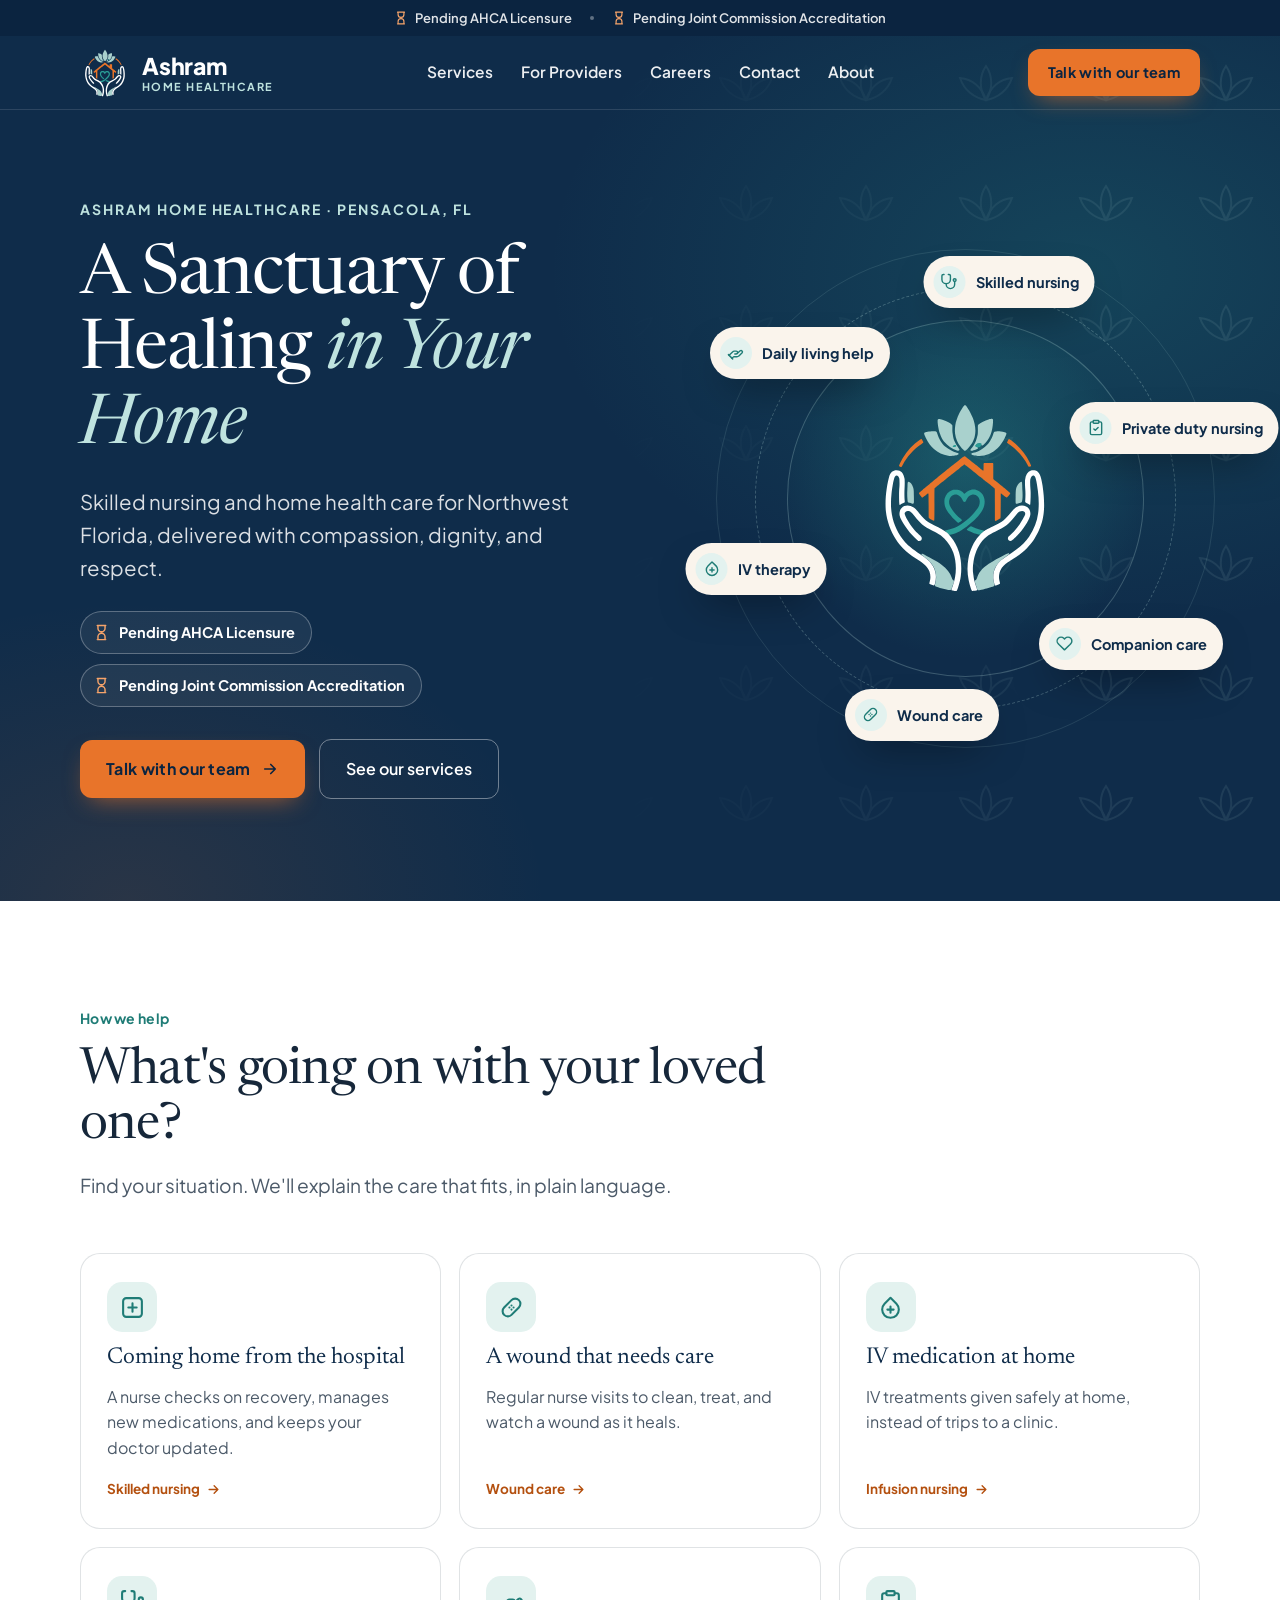
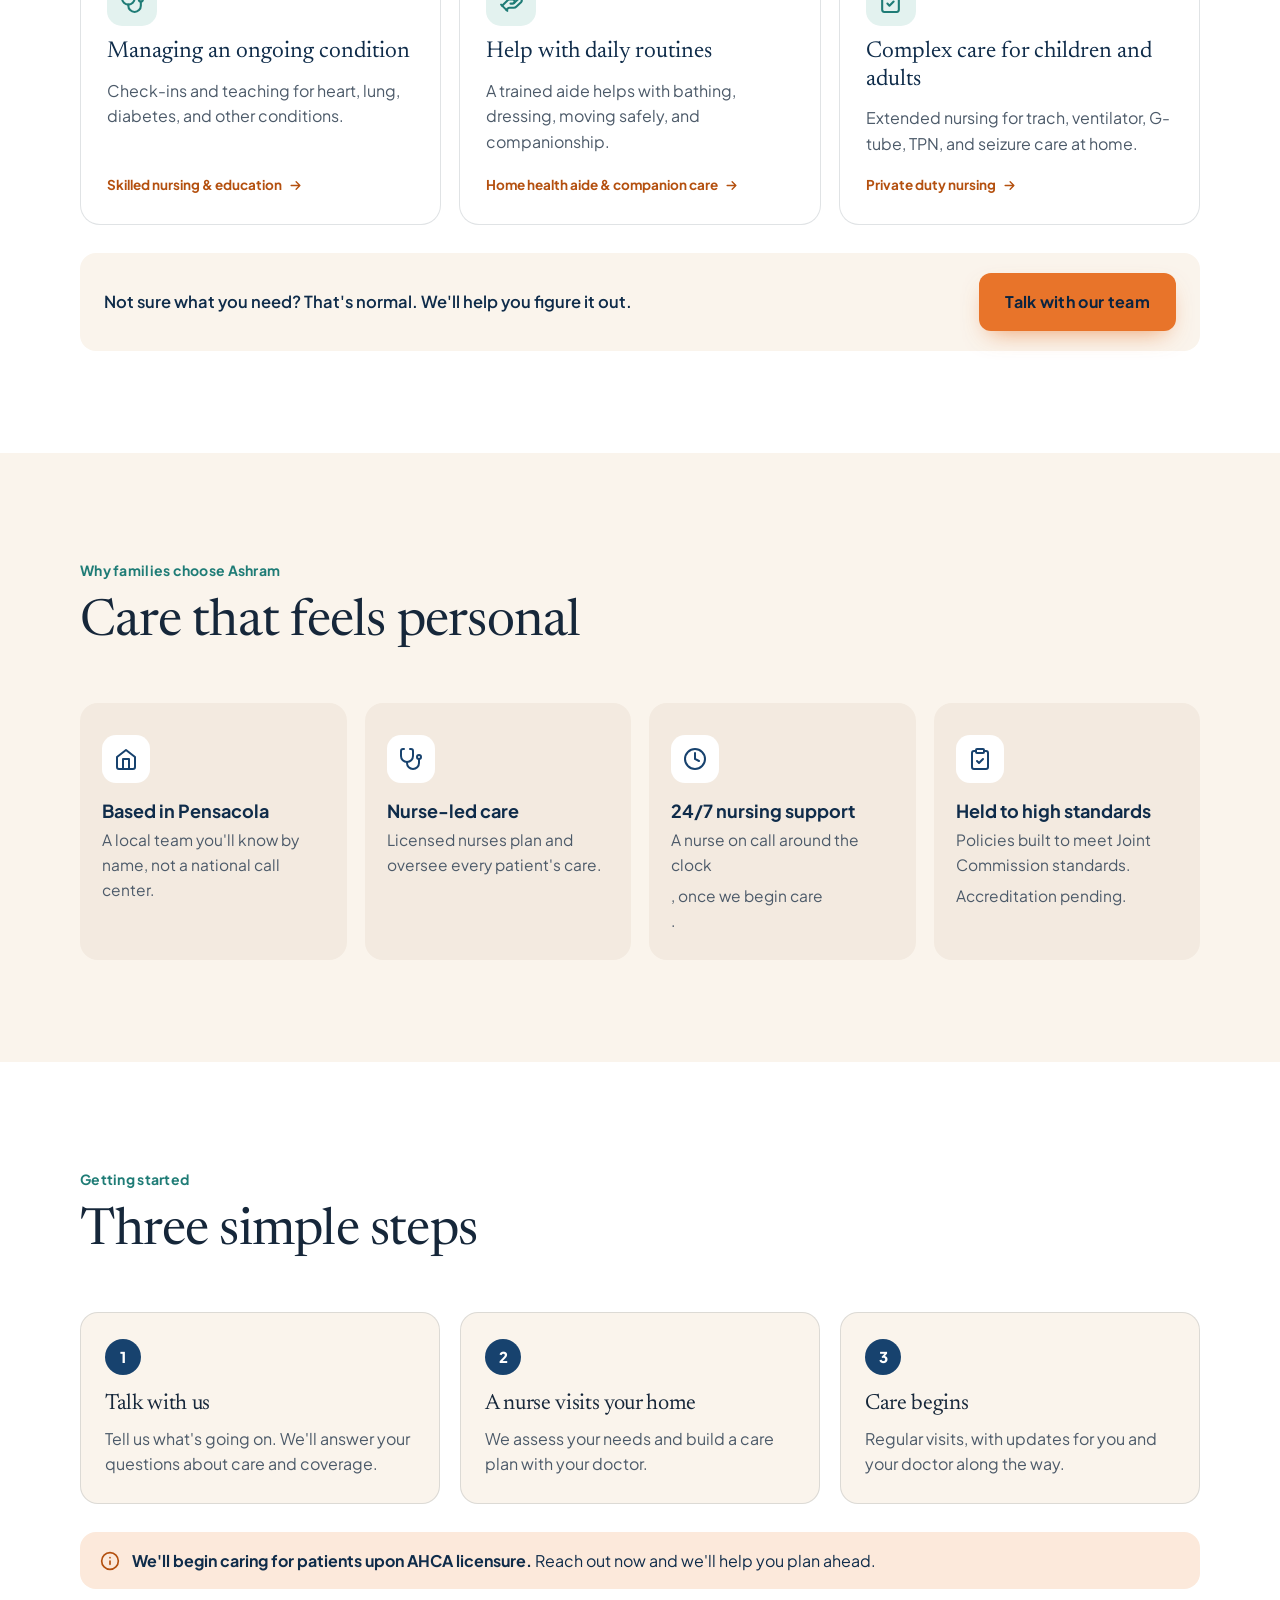
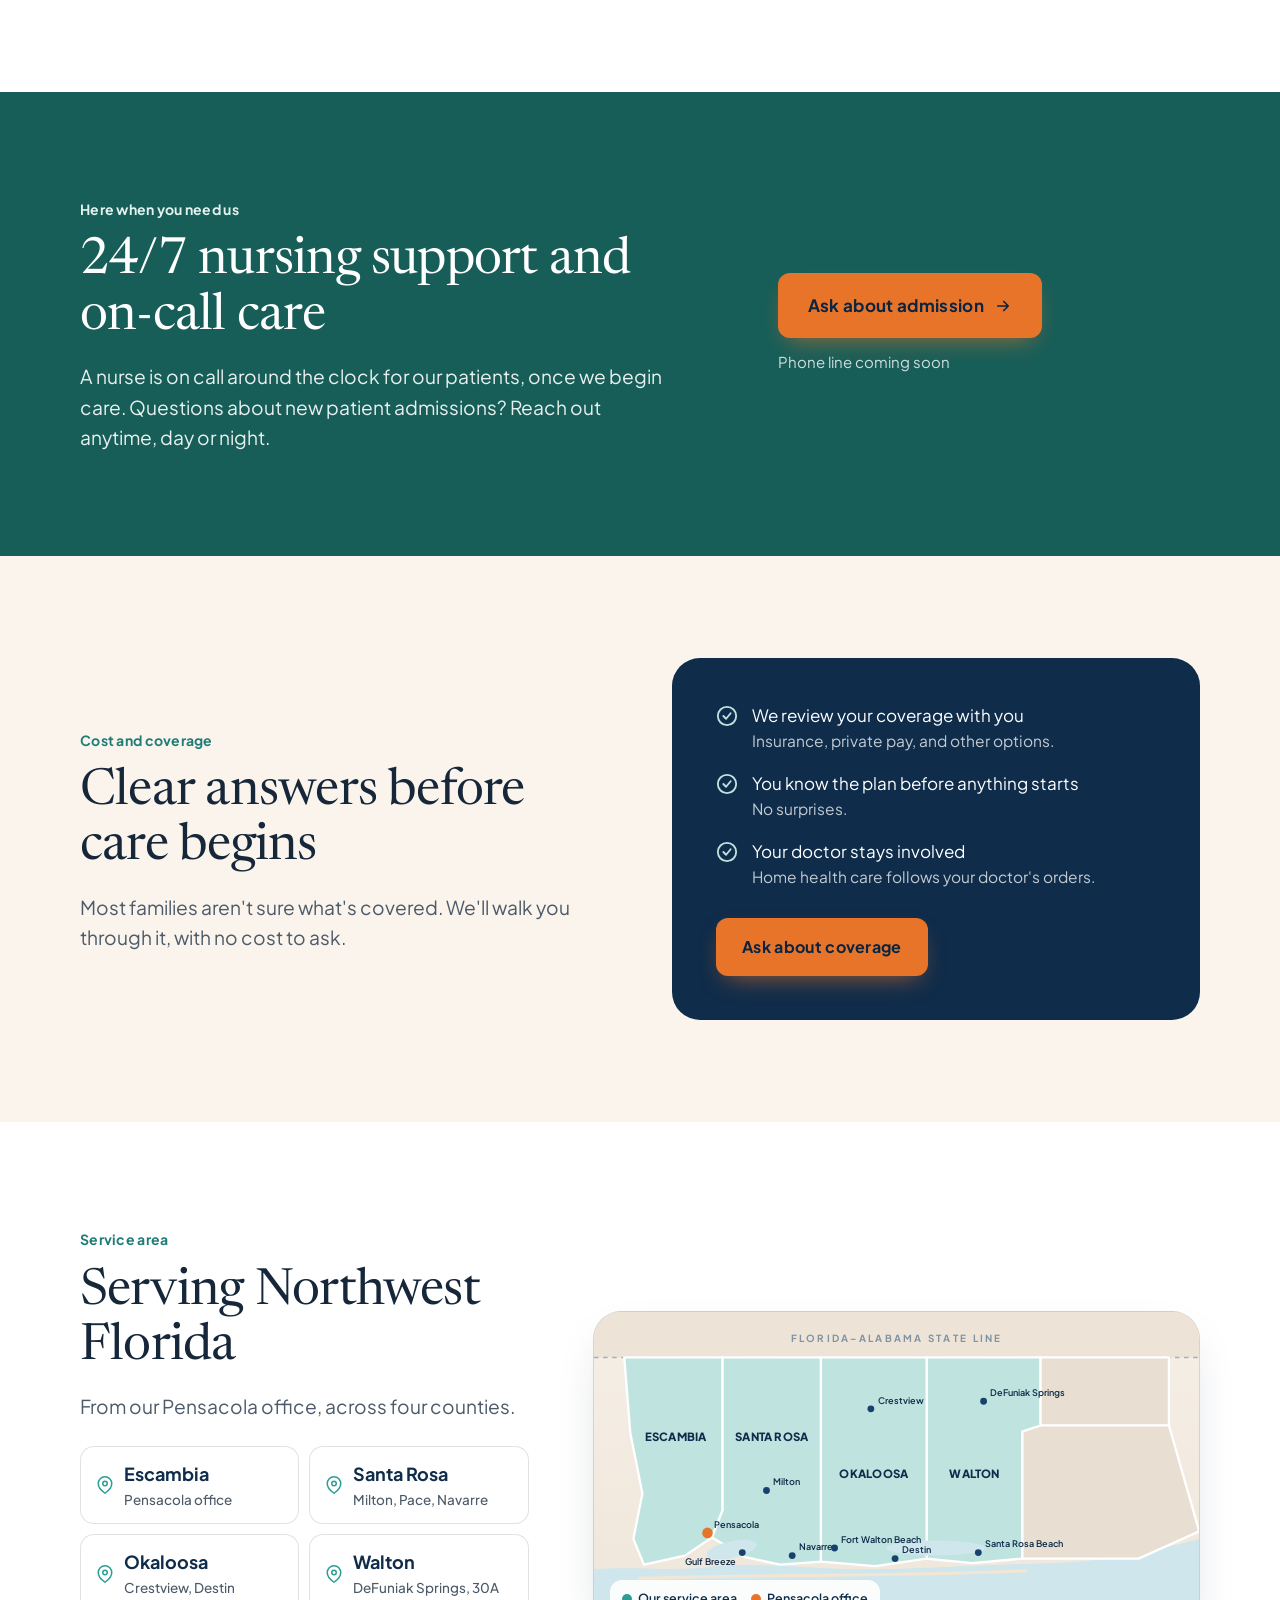
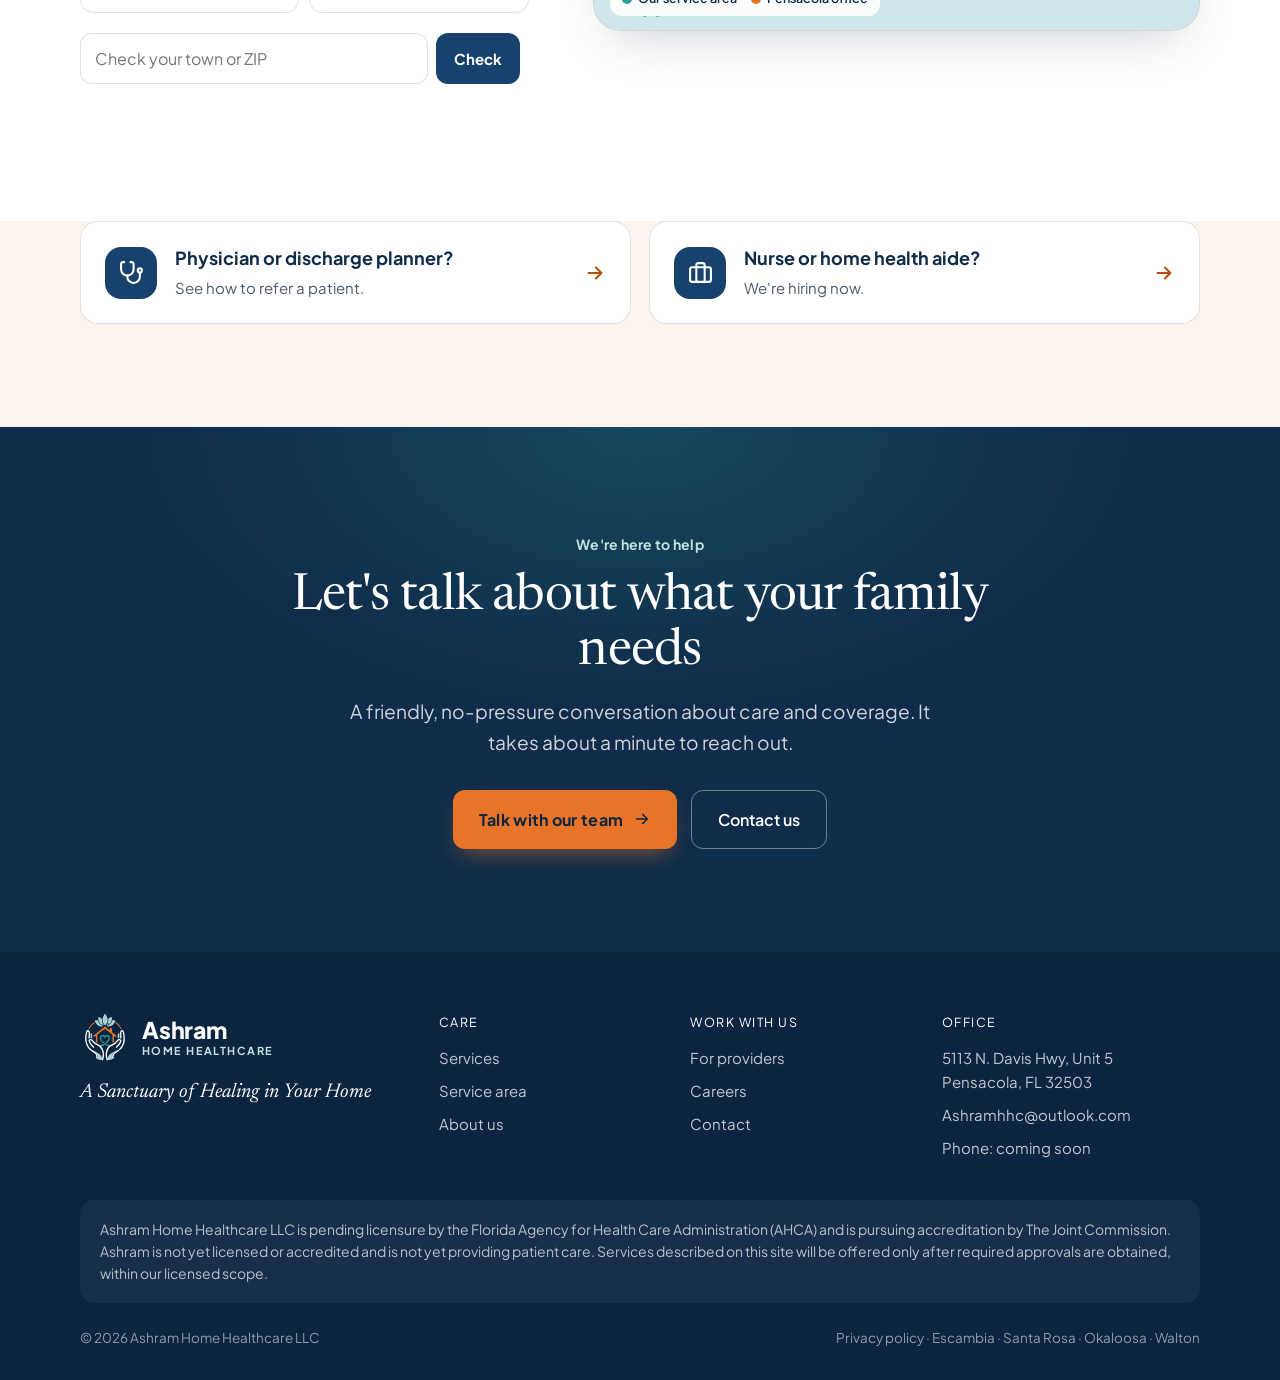
<file: index.html>
<!DOCTYPE html>
<html lang="en">
<head>
<meta charset="UTF-8">
<meta name="viewport" content="width=device-width, initial-scale=1, viewport-fit=cover">
<title>Ashram Home Healthcare | Home Health Care in Pensacola &amp; Northwest Florida</title>
<meta name="description" content="Skilled nursing and home health care for Pensacola and Northwest Florida, delivered with compassion, dignity, and respect.">
<meta name="theme-color" content="#0F2C4A">
<meta property="og:type" content="website">
<meta property="og:site_name" content="Ashram Home Healthcare">
<meta property="og:title" content="Ashram Home Healthcare | Home Health Care in Pensacola &amp; Northwest Florida">
<meta property="og:description" content="Skilled nursing and home health care for Pensacola and Northwest Florida, delivered with compassion, dignity, and respect.">
<meta property="og:image" content="og-image.png">
<meta name="twitter:card" content="summary_large_image">
<link rel="icon" href="data:image/svg+xml,%3Csvg xmlns='http://www.w3.org/2000/svg' viewBox='0 0 200 200'%3E%3Crect width='200' height='200' rx='40' fill='%23FAF4EC'/%3E%3Cpath d='M62 100 L100 66 L138 100' fill='none' stroke='%23E8742A' stroke-width='12' stroke-linecap='round' stroke-linejoin='round'/%3E%3Cpath d='M100 150 C80 134 70 122 76 110 C82 99 95 101 100 111 C105 101 118 99 124 110 C130 122 120 134 100 150Z' fill='none' stroke='%232A9D96' stroke-width='11'/%3E%3C/svg%3E">
<link rel="preconnect" href="https://fonts.googleapis.com">
<link rel="preconnect" href="https://fonts.gstatic.com" crossorigin>
<link href="https://fonts.googleapis.com/css2?family=Newsreader:ital,opsz,wght@0,6..72,400;0,6..72,500;1,6..72,400&family=Plus+Jakarta+Sans:wght@400;500;600;700;800&display=swap" rel="stylesheet">
<link rel="stylesheet" href="styles.css">
<script src="config.js"></script>
<script type="application/ld+json">{"@context":"https://schema.org","@type":"MedicalBusiness","name":"Ashram Home Healthcare LLC","slogan":"A Sanctuary of Healing in Your Home","email":"Ashramhhc@outlook.com","address":{"@type":"PostalAddress","streetAddress":"5113 N. Davis Highway, Unit 5","addressLocality":"Pensacola","addressRegion":"FL","postalCode":"32503","addressCountry":"US"},"areaServed":["Escambia County, FL","Santa Rosa County, FL","Okaloosa County, FL","Walton County, FL"]}</script>
</head>
<body>
<a class="skip" href="#main">Skip to content</a>
<svg width="0" height="0" style="position:absolute" aria-hidden="true">
  <defs>
    <symbol id="i-phone" viewBox="0 0 24 24"><path fill="none" stroke="currentColor" stroke-width="2" stroke-linecap="round" stroke-linejoin="round" d="M22 16.9v3a2 2 0 0 1-2.2 2 19.8 19.8 0 0 1-8.6-3.1 19.5 19.5 0 0 1-6-6A19.8 19.8 0 0 1 2.1 4.2 2 2 0 0 1 4.1 2h3a2 2 0 0 1 2 1.7c.1 1 .4 1.9.7 2.8a2 2 0 0 1-.5 2.1L8 9.9a16 16 0 0 0 6 6l1.3-1.3a2 2 0 0 1 2.1-.4c.9.3 1.8.6 2.8.7a2 2 0 0 1 1.7 2z"/></symbol>
    <symbol id="i-check" viewBox="0 0 24 24"><path fill="none" stroke="currentColor" stroke-width="2.4" stroke-linecap="round" stroke-linejoin="round" d="M20 6 9 17l-5-5"/></symbol>
    <symbol id="i-check-circle" viewBox="0 0 24 24"><g fill="none" stroke="currentColor" stroke-width="2" stroke-linecap="round" stroke-linejoin="round"><circle cx="12" cy="12" r="10"/><path d="m8 12 3 3 5-6"/></g></symbol>
    <symbol id="i-shield" viewBox="0 0 24 24"><g fill="none" stroke="currentColor" stroke-width="2" stroke-linecap="round" stroke-linejoin="round"><path d="M12 22s8-4 8-10V5l-8-3-8 3v7c0 6 8 10 8 10z"/><path d="m9 12 2 2 4-4"/></g></symbol>
    <symbol id="i-star" viewBox="0 0 24 24"><path fill="currentColor" d="m12 2 3.1 6.3 6.9 1-5 4.9 1.2 6.8L12 17.8 5.8 21l1.2-6.8-5-4.9 6.9-1z"/></symbol>
    <symbol id="i-camera" viewBox="0 0 24 24"><g fill="none" stroke="currentColor" stroke-width="2" stroke-linecap="round" stroke-linejoin="round"><path d="M23 19a2 2 0 0 1-2 2H3a2 2 0 0 1-2-2V8a2 2 0 0 1 2-2h4l2-3h6l2 3h4a2 2 0 0 1 2 2z"/><circle cx="12" cy="13" r="4"/></g></symbol>
    <symbol id="i-arrow-r" viewBox="0 0 24 24"><path fill="none" stroke="currentColor" stroke-width="2.2" stroke-linecap="round" stroke-linejoin="round" d="M5 12h14M13 6l6 6-6 6"/></symbol>
    <symbol id="i-arrow-l" viewBox="0 0 24 24"><path fill="none" stroke="currentColor" stroke-width="2.2" stroke-linecap="round" stroke-linejoin="round" d="M19 12H5M11 6l-6 6 6 6"/></symbol>
    <symbol id="i-pin" viewBox="0 0 24 24"><g fill="none" stroke="currentColor" stroke-width="2" stroke-linecap="round" stroke-linejoin="round"><path d="M21 10c0 7-9 13-9 13S3 17 3 10a9 9 0 0 1 18 0z"/><circle cx="12" cy="10" r="3"/></g></symbol>
    <symbol id="i-clock" viewBox="0 0 24 24"><g fill="none" stroke="currentColor" stroke-width="2" stroke-linecap="round"><circle cx="12" cy="12" r="10"/><path d="M12 6v6l4 2"/></g></symbol>
    <symbol id="i-mail" viewBox="0 0 24 24"><g fill="none" stroke="currentColor" stroke-width="2" stroke-linecap="round" stroke-linejoin="round"><rect x="2" y="4" width="20" height="16" rx="2"/><path d="m22 6-10 7L2 6"/></g></symbol>
    <symbol id="i-lock" viewBox="0 0 24 24"><g fill="none" stroke="currentColor" stroke-width="2" stroke-linecap="round" stroke-linejoin="round"><rect x="3" y="11" width="18" height="11" rx="2"/><path d="M7 11V7a5 5 0 0 1 10 0v4"/></g></symbol>
    <symbol id="i-info" viewBox="0 0 24 24"><g fill="none" stroke="currentColor" stroke-width="2" stroke-linecap="round"><circle cx="12" cy="12" r="10"/><path d="M12 16v-4M12 8h.01"/></g></symbol>
    <symbol id="i-heart" viewBox="0 0 24 24"><path fill="none" stroke="currentColor" stroke-width="2" stroke-linecap="round" stroke-linejoin="round" d="M20.8 4.6a5.5 5.5 0 0 0-7.8 0L12 5.7l-1-1.1a5.5 5.5 0 0 0-7.8 7.8l1 1.1L12 21l7.8-7.5 1-1.1a5.5 5.5 0 0 0 0-7.8z"/></symbol>
    <symbol id="i-hand" viewBox="0 0 24 24"><g fill="none" stroke="currentColor" stroke-width="2" stroke-linecap="round" stroke-linejoin="round"><path d="M11 14h2a2 2 0 0 0 0-4h-3c-.6 0-1.1.2-1.4.6L3 16"/><path d="m7 20 1.6-1.4c.3-.4.8-.6 1.4-.6h4c1.1 0 2.1-.4 2.8-1.2l4.6-4.4a2 2 0 0 0-2.8-2.8L14.4 13.4"/><path d="m2 15 6 6"/></g></symbol>
    <symbol id="i-sun" viewBox="0 0 24 24"><g fill="none" stroke="currentColor" stroke-width="2" stroke-linecap="round"><circle cx="12" cy="12" r="4"/><path d="M12 2v2M12 20v2M4.9 4.9l1.4 1.4M17.7 17.7l1.4 1.4M2 12h2M20 12h2M4.9 19.1l1.4-1.4M17.7 6.3l1.4-1.4"/></g></symbol>
    <symbol id="i-moon" viewBox="0 0 24 24"><path fill="none" stroke="currentColor" stroke-width="2" stroke-linecap="round" stroke-linejoin="round" d="M21 12.8A9 9 0 1 1 11.2 3a7 7 0 0 0 9.8 9.8z"/></symbol>
    <symbol id="i-user" viewBox="0 0 24 24"><g fill="none" stroke="currentColor" stroke-width="2" stroke-linecap="round" stroke-linejoin="round"><path d="M20 21v-2a4 4 0 0 0-4-4H8a4 4 0 0 0-4 4v2"/><circle cx="12" cy="7" r="4"/></g></symbol>
    <symbol id="i-users" viewBox="0 0 24 24"><g fill="none" stroke="currentColor" stroke-width="2" stroke-linecap="round" stroke-linejoin="round"><path d="M17 21v-2a4 4 0 0 0-4-4H5a4 4 0 0 0-4 4v2"/><circle cx="9" cy="7" r="4"/><path d="M23 21v-2a4 4 0 0 0-3-3.9M16 3.1a4 4 0 0 1 0 7.8"/></g></symbol>
    <symbol id="i-home" viewBox="0 0 24 24"><g fill="none" stroke="currentColor" stroke-width="2" stroke-linecap="round" stroke-linejoin="round"><path d="m3 10 9-7 9 7v10a2 2 0 0 1-2 2H5a2 2 0 0 1-2-2z"/><path d="M9 22V12h6v10"/></g></symbol>
    <symbol id="i-bath" viewBox="0 0 24 24"><g fill="none" stroke="currentColor" stroke-width="2" stroke-linecap="round" stroke-linejoin="round"><path d="M9 6 6.5 3.5a1.5 1.5 0 0 0-2.1 0L4 4a1.5 1.5 0 0 0-.4 1V17a2 2 0 0 0 2 2h12a2 2 0 0 0 2-2v-5H2"/><path d="M7 19v2M17 19v2"/></g></symbol>
    <symbol id="i-meal" viewBox="0 0 24 24"><g fill="none" stroke="currentColor" stroke-width="2" stroke-linecap="round" stroke-linejoin="round"><path d="M3 2v7c0 1.1.9 2 2 2h2a2 2 0 0 0 2-2V2M6 2v20M21 15V2a5 5 0 0 0-5 5v6c0 1.1.9 2 2 2h3zm0 0v7"/></g></symbol>
    <symbol id="i-pill" viewBox="0 0 24 24"><g fill="none" stroke="currentColor" stroke-width="2" stroke-linecap="round" stroke-linejoin="round"><path d="m10.5 20.5 10-10a4.95 4.95 0 1 0-7-7l-10 10a4.95 4.95 0 1 0 7 7z"/><path d="m8.5 8.5 7 7"/></g></symbol>
    <symbol id="i-chat" viewBox="0 0 24 24"><path fill="none" stroke="currentColor" stroke-width="2" stroke-linecap="round" stroke-linejoin="round" d="M21 11.5a8.4 8.4 0 0 1-9 8.4 8.5 8.5 0 0 1-3.8-.9L3 21l1.9-5.7A8.5 8.5 0 1 1 21 11.5z"/></symbol>
    <symbol id="i-car" viewBox="0 0 24 24"><g fill="none" stroke="currentColor" stroke-width="2" stroke-linecap="round" stroke-linejoin="round"><path d="M5 17H3v-5l2-5h14l2 5v5h-2"/><circle cx="7" cy="17" r="2"/><circle cx="17" cy="17" r="2"/><path d="M9 17h6M3 12h18"/></g></symbol>
    <symbol id="i-brain" viewBox="0 0 24 24"><g fill="none" stroke="currentColor" stroke-width="2" stroke-linecap="round" stroke-linejoin="round"><path d="M9.5 2A2.5 2.5 0 0 1 12 4.5v15a2.5 2.5 0 0 1-4.96.44 2.5 2.5 0 0 1-2.96-3.08 3 3 0 0 1-.34-5.58 2.5 2.5 0 0 1 1.32-4.24A2.5 2.5 0 0 1 9.5 2z"/><path d="M14.5 2A2.5 2.5 0 0 0 12 4.5v15a2.5 2.5 0 0 0 4.96.44 2.5 2.5 0 0 0 2.96-3.08 3 3 0 0 0 .34-5.58 2.5 2.5 0 0 0-1.32-4.24A2.5 2.5 0 0 0 14.5 2z"/></g></symbol>
    <symbol id="i-hospital" viewBox="0 0 24 24"><g fill="none" stroke="currentColor" stroke-width="2" stroke-linecap="round" stroke-linejoin="round"><rect x="3" y="3" width="18" height="18" rx="3"/><path d="M12 8v8M8 12h8"/></g></symbol>
    <symbol id="i-broom" viewBox="0 0 24 24"><g fill="none" stroke="currentColor" stroke-width="2" stroke-linecap="round" stroke-linejoin="round"><path d="m13 11 8-8"/><path d="M8.5 11.5 12.5 15.5 9 22l-7-7z"/><path d="m6 18 2-2"/></g></symbol>
    <symbol id="i-wallet" viewBox="0 0 24 24"><g fill="none" stroke="currentColor" stroke-width="2" stroke-linecap="round" stroke-linejoin="round"><path d="M20 12V8H6a2 2 0 0 1 0-4h12v4"/><path d="M4 6v12a2 2 0 0 0 2 2h14v-4"/><path d="M18 12a2 2 0 0 0 0 4h4v-4z"/></g></symbol>
    <symbol id="i-doc" viewBox="0 0 24 24"><g fill="none" stroke="currentColor" stroke-width="2" stroke-linecap="round" stroke-linejoin="round"><path d="M14 2H6a2 2 0 0 0-2 2v16a2 2 0 0 0 2 2h12a2 2 0 0 0 2-2V8z"/><path d="M14 2v6h6M9 13h6M9 17h6"/></g></symbol>
    <symbol id="i-flag" viewBox="0 0 24 24"><g fill="none" stroke="currentColor" stroke-width="2" stroke-linecap="round" stroke-linejoin="round"><path d="M4 15s1-1 4-1 5 2 8 2 4-1 4-1V3s-1 1-4 1-5-2-8-2-4 1-4 1z"/><path d="M4 22v-7"/></g></symbol>
    <symbol id="i-medicaid" viewBox="0 0 24 24"><g fill="none" stroke="currentColor" stroke-width="2" stroke-linecap="round" stroke-linejoin="round"><path d="M3 21h18M5 21V10M19 21V10M9 21v-6h6v6M2 10l10-7 10 7"/></g></symbol>


    <symbol id="i-hourglass" viewBox="0 0 24 24"><path fill="none" stroke="currentColor" stroke-width="2" stroke-linecap="round" stroke-linejoin="round" d="M6 2h12M6 22h12M7 2v4a5 5 0 0 0 10 0V2M7 22v-4a5 5 0 0 1 10 0v4"/></symbol>
    <symbol id="i-steth" viewBox="0 0 24 24"><g fill="none" stroke="currentColor" stroke-width="2" stroke-linecap="round" stroke-linejoin="round"><path d="M5 2H4a2 2 0 0 0-2 2v5a6 6 0 0 0 12 0V4a2 2 0 0 0-2-2h-1"/><path d="M8 15v1a6 6 0 0 0 12 0v-4"/><circle cx="20" cy="10" r="2"/></g></symbol>
    <symbol id="i-drop" viewBox="0 0 24 24"><g fill="none" stroke="currentColor" stroke-width="2" stroke-linecap="round" stroke-linejoin="round"><path d="M12 2.7 17.7 8.3a8 8 0 1 1-11.4 0z"/><path d="M12 11v6M9 14h6"/></g></symbol>
    <symbol id="i-bandage" viewBox="0 0 24 24"><g fill="none" stroke="currentColor" stroke-width="2" stroke-linecap="round" stroke-linejoin="round"><rect x="2" y="7" width="20" height="10" rx="5" transform="rotate(-45 12 12)"/><path d="M12 10h.01M10 12h.01M14 12h.01M12 14h.01"/></g></symbol>
    <symbol id="i-book" viewBox="0 0 24 24"><g fill="none" stroke="currentColor" stroke-width="2" stroke-linecap="round" stroke-linejoin="round"><path d="M4 19.5A2.5 2.5 0 0 1 6.5 17H20V2H6.5A2.5 2.5 0 0 0 4 4.5z"/><path d="M6.5 17A2.5 2.5 0 0 0 4 19.5 2.5 2.5 0 0 0 6.5 22H20v-5"/></g></symbol>
    <symbol id="i-network" viewBox="0 0 24 24"><g fill="none" stroke="currentColor" stroke-width="2" stroke-linecap="round" stroke-linejoin="round"><circle cx="12" cy="5" r="3"/><circle cx="5" cy="19" r="3"/><circle cx="19" cy="19" r="3"/><path d="M12 8v3M12 11l-5 5.5M12 11l5 5.5"/></g></symbol>
    <symbol id="i-clipboard" viewBox="0 0 24 24"><g fill="none" stroke="currentColor" stroke-width="2" stroke-linecap="round" stroke-linejoin="round"><rect x="8" y="2" width="8" height="4" rx="1"/><path d="M16 4h2a2 2 0 0 1 2 2v14a2 2 0 0 1-2 2H6a2 2 0 0 1-2-2V6a2 2 0 0 1 2-2h2"/><path d="m9 14 2 2 4-4"/></g></symbol>
    <symbol id="i-briefcase" viewBox="0 0 24 24"><g fill="none" stroke="currentColor" stroke-width="2" stroke-linecap="round" stroke-linejoin="round"><rect x="2" y="7" width="20" height="14" rx="2"/><path d="M16 21V5a2 2 0 0 0-2-2h-4a2 2 0 0 0-2 2v16"/></g></symbol>
    <symbol id="i-building" viewBox="0 0 24 24"><g fill="none" stroke="currentColor" stroke-width="2" stroke-linecap="round" stroke-linejoin="round"><path d="M3 21h18M5 21V5a2 2 0 0 1 2-2h10a2 2 0 0 1 2 2v16M9 7h2M13 7h2M9 11h2M13 11h2M9 15h2M13 15h2"/></g></symbol>
    <symbol id="i-send" viewBox="0 0 24 24"><g fill="none" stroke="currentColor" stroke-width="2" stroke-linecap="round" stroke-linejoin="round"><path d="M22 2 11 13M22 2l-7 20-4-9-9-4z"/></g></symbol>
    <symbol id="i-map" viewBox="0 0 24 24"><g fill="none" stroke="currentColor" stroke-width="2" stroke-linecap="round" stroke-linejoin="round"><path d="M1 6v16l7-4 8 4 7-4V2l-7 4-8-4z"/><path d="M8 2v16M16 6v16"/></g></symbol>
    <symbol id="i-dollar" viewBox="0 0 24 24"><path fill="none" stroke="currentColor" stroke-width="2" stroke-linecap="round" stroke-linejoin="round" d="M12 1v22M17 5H9.5a3.5 3.5 0 0 0 0 7h5a3.5 3.5 0 0 1 0 7H6"/></symbol>
    <symbol id="i-plus" viewBox="0 0 24 24"><path fill="none" stroke="currentColor" stroke-width="2.6" stroke-linecap="round" d="M12 5v14M5 12h14"/></symbol>
    <!-- Logo mark: traced from the original Ashram logo -->
    <symbol id="logo-mark" viewBox="0 0 390 445"><path fill-rule="evenodd" fill="#A9D1CD" d="M224.1 428.0C223.0 427.7 222.6 426.9 222.0 424.7C221.7 423.6 220.8 420.7 219.9 418.2C216.3 408.3 216.2 407.1 219.0 405.6C220.4 404.8 221.0 403.9 222.4 400.0C229.0 381.2 241.4 371.2 287.1 347.7C291.4 345.4 292.4 345.2 293.1 346.0C294.2 347.2 293.2 348.3 287.3 352.3C274.5 360.9 269.2 366.3 263.7 376.1C257.6 387.0 256.5 398.6 260.0 413.2C261.2 418.1 260.9 419.1 258.2 420.1C255.2 421.1 239.3 425.6 235.4 426.5C228.5 428.0 225.5 428.4 224.1 428.0ZM161.1 427.8C154.5 426.9 133.3 421.3 130.0 419.6C128.0 418.6 127.9 417.2 129.0 412.5C130.9 404.8 131.3 400.0 130.6 394.1C129.5 383.5 126.7 376.9 119.9 368.1C115.8 362.9 112.5 359.8 106.0 355.1C99.3 350.1 98.7 349.7 98.5 349.1C98.1 348.3 98.4 347.3 99.1 347.1C100.1 346.8 101.8 347.4 105.2 349.3C106.9 350.3 112.0 353.0 116.4 355.3C127.1 360.9 137.3 367.0 143.0 371.3C154.9 380.2 162.3 389.6 165.8 400.3C166.9 403.8 167.6 404.8 169.4 405.8C171.2 406.7 171.1 408.8 169.0 414.3C167.8 417.7 165.8 423.4 165.2 425.6C164.7 427.4 163.4 428.1 161.1 427.8ZM309.1 235.4C307.8 234.8 307.8 234.7 308.0 220.9C308.3 204.4 308.6 201.9 310.7 197.1C313.4 190.9 318.5 185.7 321.1 186.4C322.3 186.6 322.4 187.6 322.6 194.6C322.7 198.2 322.9 203.3 323.1 206.0C324.0 217.2 323.3 229.1 321.7 231.5C321.1 232.4 320.2 232.8 316.5 233.6C315.5 233.9 314.0 234.3 313.0 234.7C310.8 235.6 310.0 235.8 309.1 235.4ZM76.6 234.7C75.4 234.3 73.3 233.8 72.1 233.5C67.5 232.5 67.6 232.6 66.9 223.8C66.4 218.3 66.4 210.5 66.8 204.9C66.9 202.7 67.1 198.1 67.2 194.8C67.4 188.4 67.6 187.3 68.6 186.9C71.8 185.7 77.2 191.7 79.5 198.8C81.1 203.9 81.3 205.7 81.4 220.0C81.6 234.4 81.6 234.5 80.1 235.1C79.1 235.6 79.3 235.6 76.6 234.7ZM223.4 129.1C221.2 128.9 217.0 128.2 214.4 127.6C210.7 126.7 209.5 125.9 209.5 124.7C209.5 123.6 210.6 122.9 213.6 122.1C229.6 118.0 241.9 109.3 250.8 96.1C254.0 91.2 255.9 87.2 258.0 80.6C259.6 75.3 260.0 75.0 265.1 74.5C270.0 74.0 274.8 74.4 283.6 76.2C288.8 77.2 288.8 79.0 283.5 89.8C279.2 98.3 273.9 105.9 268.2 111.4C255.2 124.0 239.6 130.2 223.4 129.1ZM157.8 128.5C145.1 126.8 135.9 122.5 126.0 113.8C118.9 107.4 113.2 99.6 107.8 88.5C104.0 80.6 103.6 79.1 104.9 77.6C106.4 75.8 117.7 74.0 125.8 74.3C131.8 74.5 132.0 74.7 133.6 79.7C137.4 91.5 144.2 102.7 150.9 108.1C159.4 114.8 167.9 119.4 176.7 122.0C180.9 123.2 181.6 123.9 180.7 125.5C179.3 128.1 167.0 129.7 157.8 128.5ZM207.8 117.1C206.7 116.0 207.1 115.2 210.8 110.9C215.4 105.4 219.0 98.1 221.5 89.0C224.0 80.2 223.8 81.0 223.9 70.6C223.9 60.1 223.8 60.6 226.1 58.6C230.7 54.4 238.9 50.3 247.8 47.7C254.7 45.7 256.8 45.8 257.5 47.9C257.9 49.2 257.7 56.0 257.0 61.5C254.7 80.1 249.3 92.0 238.3 102.6C233.8 106.8 232.1 107.1 231.2 103.7C230.5 101.5 229.1 100.8 225.7 101.1C222.7 101.4 220.8 102.4 219.6 104.4C218.2 106.8 219.2 108.7 222.4 109.5C225.3 110.2 225.2 112.0 222.1 113.6C220.2 114.5 214.1 116.7 211.9 117.3C209.2 117.9 208.6 117.9 207.8 117.1ZM177.2 116.7C165.7 113.2 157.1 107.2 148.4 96.9C144.9 92.7 142.3 87.7 139.5 79.8C137.5 73.9 137.2 73.1 136.3 67.8C134.5 58.6 133.8 50.3 134.5 48.2C135.3 45.8 137.4 45.9 146.6 48.9C156.6 52.2 164.3 56.6 166.4 60.2L167.1 61.4L167.1 67.8C167.0 74.0 167.0 74.4 167.9 80.4C168.8 87.2 170.0 92.1 171.4 95.3C173.4 100.0 177.6 107.0 180.7 111.2C182.5 113.5 183.0 114.5 183.0 115.5C183.0 117.3 180.8 117.7 177.2 116.7ZM193.1 116.7C191.9 116.1 188.1 112.2 185.5 108.8C178.9 100.5 174.5 89.7 173.1 78.8C172.6 74.8 172.6 68.2 173.1 65.2C173.3 63.9 173.6 61.8 173.7 60.4C174.5 53.9 178.0 43.2 182.3 34.6C185.1 29.1 192.2 17.8 193.4 16.7C194.4 16.0 196.0 16.1 197.0 16.9C197.8 17.6 201.7 23.2 204.1 27.2C206.2 30.6 210.9 40.2 212.7 44.8C216.3 53.9 218.7 65.9 218.4 73.5C217.8 88.3 214.2 97.6 204.1 109.9C198.3 117.0 196.2 118.3 193.1 116.7Z"/><path fill-rule="evenodd" fill="#2A9D96" d="M159.6 304.3C159.2 304.0 158.2 303.1 157.4 302.3C156.6 301.4 155.0 300.0 153.9 299.2C149.4 295.8 149.4 295.3 153.6 294.5C170.8 291.1 181.8 285.7 197.8 272.9C207.8 264.9 213.4 259.1 220.1 250.2C226.1 242.3 228.1 237.2 228.1 230.4C228.0 220.5 219.2 212.9 210.5 215.3C204.4 217.0 200.0 221.4 198.0 227.8C197.0 230.9 196.4 231.5 194.0 231.5C191.9 231.5 191.4 231.1 190.4 228.5C186.6 218.5 178.6 213.1 170.8 215.3C165.0 216.9 161.3 221.3 160.1 228.3C159.1 234.2 160.8 239.8 166.4 248.1C170.2 253.9 178.4 262.8 185.7 269.1C188.3 271.4 188.8 272.2 188.2 272.9C187.7 273.5 182.0 277.5 181.1 277.9C179.9 278.4 179.7 278.2 175.7 274.6C165.1 264.9 155.6 253.0 152.1 245.0C149.4 238.8 148.5 229.3 150.1 223.4C152.4 214.8 158.4 208.1 166.3 205.3L168.9 204.4L174.0 204.4C178.8 204.4 179.2 204.4 181.3 205.1C185.5 206.4 189.3 208.7 192.3 212.0C193.8 213.5 194.1 213.6 195.5 212.1C198.8 208.7 203.3 206.0 207.7 204.8C211.3 203.8 217.3 203.8 220.6 204.8C234.9 209.2 241.8 223.0 238.0 239.5C235.1 252.2 222.9 267.6 204.0 282.3C202.8 283.2 200.8 284.9 199.4 286.0C196.4 288.4 186.4 295.2 182.9 297.1C178.4 299.6 170.9 302.4 164.5 304.0C161.1 304.9 160.6 304.9 159.6 304.3ZM225.5 304.1C217.1 302.0 213.2 300.6 205.6 296.9C199.3 293.8 198.5 293.0 199.9 291.6C201.1 290.5 206.8 286.2 207.5 286.0C208.3 285.6 208.7 285.7 213.8 288.1C221.0 291.4 227.3 293.4 234.4 294.6C238.4 295.4 238.6 295.9 235.6 298.2C234.7 298.9 232.8 300.5 231.5 301.7C228.2 304.8 228.2 304.8 225.5 304.1ZM223.2 109.8C220.5 109.6 217.8 108.0 217.8 106.6C217.8 105.9 221.2 102.1 222.6 101.3C223.8 100.5 227.0 100.6 231.4 101.4C232.4 101.6 232.4 102.5 231.2 105.0C230.1 107.5 229.7 108.2 228.1 109.3C227.1 110.1 227.1 110.0 223.2 109.8ZM168.6 108.9C167.6 107.9 167.7 107.5 168.8 106.5C170.6 104.8 171.5 104.2 172.4 104.5C172.8 104.6 173.6 104.8 174.1 104.9C175.4 105.2 175.7 105.7 175.3 107.0C174.7 109.0 173.9 109.4 171.3 109.4C169.3 109.4 169.0 109.4 168.6 108.9Z"/><path fill-rule="evenodd" fill="#E8742A" d="M262.1 273.6C261.8 273.2 261.7 270.0 261.8 237.9C261.8 209.9 261.7 202.5 261.5 201.9C261.1 201.1 258.7 199.0 253.2 194.9C251.1 193.3 248.7 191.3 247.9 190.6C247.1 189.9 244.7 188.0 242.6 186.5C240.6 185.0 237.7 182.7 236.1 181.4C234.6 180.1 231.6 177.8 229.5 176.1C227.4 174.5 224.4 172.1 222.8 170.8C221.1 169.5 218.5 167.4 217.0 166.1C214.0 163.8 206.1 157.5 198.8 151.7C196.1 149.6 194.2 148.2 193.9 148.2C193.3 148.2 192.4 148.9 181.9 157.4C179.3 159.4 176.6 161.6 175.9 162.1C175.2 162.6 173.1 164.3 171.2 165.9C169.4 167.4 167.1 169.2 166.2 169.9C164.4 171.3 157.2 177.1 152.4 181.0C150.6 182.5 147.4 185.0 145.4 186.6C143.3 188.2 139.8 191.0 137.6 192.8C135.4 194.6 132.3 197.1 130.8 198.3C129.3 199.5 127.9 200.7 127.6 201.1C127.3 201.6 127.2 205.3 127.2 237.0C127.1 274.1 127.1 273.5 126.0 273.5C125.5 273.5 118.3 269.7 116.0 268.2C115.3 267.8 114.7 267.2 114.5 266.8C114.4 266.3 114.2 257.7 114.2 239.7C114.1 211.7 114.2 212.5 113.0 212.5C112.8 212.5 112.4 212.7 112.2 212.9C111.3 214.0 101.4 221.6 100.5 221.9C100.2 222.0 99.7 221.9 99.4 221.6C98.8 221.2 93.9 215.0 93.0 213.4C92.2 212.0 92.6 211.4 95.8 208.7C97.4 207.4 99.8 205.4 101.1 204.2C102.5 203.1 105.7 200.4 108.2 198.4C110.8 196.3 114.3 193.5 116.0 192.0C117.7 190.5 120.9 187.9 123.1 186.1C125.3 184.4 128.7 181.6 130.6 180.0C132.6 178.4 138.0 174.0 142.6 170.1C147.3 166.3 152.0 162.5 153.0 161.7C154.0 160.8 157.7 157.8 161.2 155.0C164.8 152.2 169.2 148.7 171.1 147.1C173.1 145.6 175.4 143.7 176.4 143.0C177.3 142.2 179.3 140.7 180.6 139.5C182.0 138.4 184.2 136.6 185.6 135.5C187.0 134.5 188.9 133.0 189.9 132.2C192.4 130.2 193.5 129.5 194.3 129.5C195.1 129.5 197.0 130.9 203.7 136.4C209.2 141.0 210.7 142.2 214.2 145.0C219.9 149.4 224.2 152.9 225.8 154.3C227.7 156.0 235.3 162.0 235.5 162.0C235.6 162.0 235.9 161.8 236.1 161.6C236.5 161.2 236.5 161.0 236.6 151.8C236.6 146.3 236.6 146.3 237.2 145.6L237.8 145.0L247.5 145.0L257.2 145.0L257.7 145.6L258.2 146.2L258.2 163.2L258.2 180.2L258.8 181.0C259.1 181.5 261.2 183.3 263.5 185.1C265.8 186.9 271.0 191.1 275.1 194.4C279.2 197.7 283.9 201.4 285.5 202.7C292.4 208.3 295.7 211.1 296.0 212.0C296.3 212.8 295.7 213.8 292.4 217.9C288.6 222.4 288.3 222.6 285.9 220.7C283.0 218.5 278.0 214.5 277.1 213.7C276.4 213.1 275.7 212.8 275.4 212.8L274.9 212.9L274.8 240.0C274.6 266.2 274.6 267.2 274.2 267.7C273.4 268.6 263.6 274.0 262.9 274.0C262.7 274.0 262.4 273.8 262.1 273.6ZM50.7 153.0C48.4 152.2 48.1 151.7 48.6 149.9C49.3 147.9 54.2 137.9 56.4 134.4C66.9 116.8 79.5 103.3 94.8 93.0C98.7 90.4 98.5 90.4 100.8 95.0C103.2 99.6 103.3 99.2 98.6 102.3C80.7 114.2 65.8 130.7 56.7 148.7C53.8 154.3 53.9 154.3 50.7 153.0ZM337.2 153.1C336.7 152.8 336.1 151.9 335.0 149.7C329.4 138.5 319.9 125.9 310.3 116.9C304.6 111.4 297.2 105.4 292.7 102.6C290.1 100.9 288.8 99.7 288.8 99.1C288.8 98.7 291.8 92.6 292.5 91.9C293.4 90.8 294.5 91.4 302.8 98.0C317.8 109.9 330.1 125.2 338.8 142.6C340.8 146.7 342.5 150.4 342.5 150.8C342.5 151.7 342.0 152.2 340.8 152.5C340.2 152.6 339.3 152.9 338.8 153.1C338.0 153.4 337.8 153.4 337.2 153.1Z"/><path fill-rule="evenodd" fill="var(--hand, #17426E)" d="M172.2 429.6C171.1 429.4 169.2 429.1 168.1 428.9C166.6 428.7 165.9 428.5 165.5 428.1L165.0 427.6L165.7 425.1C166.1 423.7 167.2 420.5 168.1 418.0C176.7 394.2 177.1 367.8 169.3 344.8C165.3 333.1 157.9 321.3 149.1 312.7C142.1 305.9 137.6 303.0 123.9 296.1C118.2 293.3 112.0 290.1 110.2 289.0C101.1 283.5 94.6 277.3 83.6 263.8C75.9 254.3 73.0 252.0 68.5 251.8C65.9 251.7 64.7 252.0 63.2 253.1C61.9 254.1 60.7 256.1 60.8 257.4C60.8 262.4 70.9 279.8 81.2 292.3C83.5 295.1 89.5 301.3 92.5 304.0C98.4 309.3 99.2 310.5 98.9 313.4C98.7 316.5 96.5 318.4 93.2 318.4C90.5 318.4 89.9 317.9 82.9 310.9C74.5 302.5 68.6 295.3 62.1 285.6C50.2 267.9 47.8 261.1 50.1 252.0C51.0 248.6 51.7 247.2 54.1 244.9C60.9 238.1 71.8 237.8 81.1 244.1C84.6 246.4 87.5 249.4 94.1 257.6C100.5 265.6 107.0 271.9 113.1 276.0C115.9 277.9 123.1 281.8 130.8 285.6C137.9 289.1 142.1 291.4 145.2 293.4C146.1 294.0 147.5 294.7 148.2 295.1C149.0 295.5 150.4 296.4 151.2 297.1C152.1 297.8 153.4 298.8 154.0 299.2C155.7 300.5 158.9 303.7 160.1 305.2C160.6 306.0 162.1 307.8 163.4 309.2C171.3 318.3 177.6 330.2 181.9 343.8C186.7 358.7 188.2 378.8 185.9 396.5C184.6 405.8 183.2 412.0 179.8 422.1C176.9 430.7 177.2 430.4 172.2 429.6ZM210.7 429.4C209.3 427.9 205.2 414.8 203.4 405.8C200.1 389.1 199.9 374.2 202.9 357.0C205.9 339.4 215.3 319.5 225.8 308.1C226.8 307.0 228.0 305.6 228.4 305.0C229.8 302.9 236.8 296.9 239.2 295.6C239.6 295.4 241.2 294.5 242.7 293.5C245.6 291.6 252.4 288.1 256.9 286.1C265.7 282.3 275.6 276.7 280.7 272.7C284.9 269.4 291.9 262.0 297.9 254.6C303.6 247.5 307.1 244.3 311.5 242.1C321.4 237.2 333.0 239.6 338.3 247.8C340.2 250.8 341.3 256.2 340.7 260.0C339.5 269.1 328.9 286.8 315.3 302.5C312.1 306.3 301.0 316.9 299.5 317.6C295.3 319.7 290.8 317.3 290.8 313.0C290.8 310.1 291.5 308.8 295.0 306.1C305.1 297.9 315.9 284.5 323.8 270.1C328.4 261.7 329.4 259.6 329.4 257.6C329.4 252.1 323.1 249.8 316.8 253.0C313.9 254.4 312.6 255.8 305.2 265.2C292.2 281.5 283.7 287.9 262.2 297.7C254.4 301.3 251.9 302.7 247.5 305.7C234.1 315.0 224.3 328.9 218.4 347.0C216.4 353.2 215.8 355.6 214.8 361.0C214.1 364.8 213.8 367.0 213.0 374.3C212.7 377.3 212.7 385.3 213.0 387.4C213.1 388.2 213.6 391.9 214.0 395.5C214.9 402.6 216.5 409.9 218.3 415.0C221.4 423.5 222.5 427.3 222.1 427.9C221.9 428.2 221.5 428.5 221.2 428.6C220.7 428.7 219.4 428.9 215.8 429.5C212.3 430.0 211.3 430.0 210.7 429.4ZM262.1 417.5C261.2 416.7 259.7 411.1 258.7 404.7C256.4 389.5 263.0 372.7 275.5 361.6C279.9 357.7 288.8 351.4 298.0 345.6C314.2 335.5 329.7 321.3 337.9 309.0C349.1 292.2 355.6 275.3 358.1 256.6C360.1 242.0 359.9 225.0 357.6 206.9C355.5 190.1 353.2 179.0 351.2 175.5C350.4 174.1 348.6 172.7 347.4 172.8C344.7 172.8 341.9 176.3 340.8 181.0C340.2 183.9 340.2 193.7 341.0 202.6C341.5 208.8 341.5 210.8 341.4 218.8C341.3 225.6 340.8 236.6 340.5 237.4C340.4 237.6 339.7 238.3 339.5 238.3C339.4 238.3 338.8 237.9 338.3 237.4C336.8 236.0 334.5 234.7 332.1 233.8C329.3 232.7 329.2 232.4 329.3 229.7C330.1 217.8 330.1 210.8 329.3 201.1C328.8 194.0 328.6 186.2 329.0 182.6C330.2 171.4 334.7 164.2 342.2 161.6C344.9 160.6 349.4 160.6 352.2 161.5C360.8 164.3 364.5 172.2 368.0 195.6C371.5 219.2 372.4 240.7 370.5 256.0C369.6 263.0 369.4 264.3 368.2 270.1C366.6 277.7 362.2 290.3 358.4 298.1C350.5 314.1 344.4 323.0 333.6 334.0C325.2 342.5 315.7 350.0 304.6 356.8C300.7 359.1 287.8 367.8 286.0 369.2C279.2 374.6 274.2 381.7 272.3 388.6C270.3 395.7 270.4 400.3 272.5 409.1C273.8 414.4 274.2 413.8 267.0 416.6C263.2 418.1 262.7 418.1 262.1 417.5ZM121.1 415.9C118.5 414.9 116.7 414.1 116.3 413.6L115.6 413.0L116.6 409.2C117.1 407.1 117.6 404.8 117.7 404.0C118.8 398.8 118.0 391.5 115.9 386.0C111.8 375.5 105.4 369.4 85.1 356.7C74.5 350.0 65.1 342.6 57.0 334.5C50.2 327.6 46.7 323.3 41.5 315.4C29.5 297.1 21.4 274.4 19.0 252.4C17.5 238.7 18.3 217.8 20.8 202.0C22.6 190.3 24.5 181.6 26.4 175.1C29.3 165.4 34.6 160.8 43.0 160.9C52.5 161.0 58.2 167.1 60.6 179.6C61.1 182.3 61.1 192.2 60.6 201.1C60.1 209.4 60.2 223.2 60.9 228.5C61.3 232.5 61.3 232.6 59.1 233.5C56.5 234.5 53.4 236.2 51.9 237.3C50.4 238.4 49.7 238.6 49.4 237.8C48.2 234.8 48.0 207.7 49.1 198.9C49.6 194.7 49.5 181.5 48.9 179.5C47.0 172.6 42.3 170.7 39.0 175.3C37.7 177.1 35.9 184.2 34.0 195.2C32.8 202.6 32.6 204.0 31.7 211.4C29.7 229.8 29.9 245.5 32.4 259.5C36.2 281.6 46.7 303.7 61.0 320.0C65.2 324.7 65.3 324.8 74.7 332.9C78.9 336.5 87.4 342.7 95.4 348.1C109.5 357.6 114.0 361.3 119.2 367.8C126.1 376.4 128.8 382.9 130.1 393.3C130.9 399.6 130.4 405.2 128.5 412.7C127.1 418.3 127.3 418.2 121.1 415.9Z"/></symbol>
  </defs>
</svg>
<header class="header" id="header">
  <div class="statusbar if-any-pending" role="note">
    <span class="if-pending"><svg><use href="#i-hourglass"/></svg>Pending AHCA Licensure</span>
    <i class="sep if-pending if-jc-pending"></i>
    <span class="if-jc-pending"><svg><use href="#i-hourglass"/></svg>Pending Joint Commission Accreditation</span>
  </div>
  <div class="header-row">
    <div class="wrap">
      <a href="index.html" class="brand" aria-label="Ashram Home Healthcare, home">
        <svg class="logo" aria-hidden="true"><use href="#logo-mark"/></svg>
        <span class="brand-text"><span class="brand-name">Ashram</span><span class="brand-sub">Home Healthcare</span></span>
      </a>
      <nav class="nav" aria-label="Main">
        <a href="services.html">Services</a>
        <a href="referrals.html">For Providers</a>
        <a href="careers.html">Careers</a>
        <a href="contact.html">Contact</a>
        <a href="about.html">About</a>
      </nav>
      <div class="header-cta">
        <a class="btn btn-call if-phone" data-phone-link href="#"><svg><use href="#i-phone"/></svg>Call us now</a>
        <button class="btn btn-primary" data-open="family">Talk with our team</button>
        <button class="menu-btn" id="menuBtn" aria-label="Open menu" aria-expanded="false" aria-controls="mobileNav">
          <svg viewBox="0 0 24 24" fill="none" stroke="currentColor" stroke-width="2.2" stroke-linecap="round"><path d="M4 7h16M4 12h16M4 17h16"/></svg>
        </button>
      </div>
    </div>
  </div>
</header>
<nav class="mobile-nav" id="mobileNav" aria-label="Mobile">
  <button class="mobile-close" id="menuClose" aria-label="Close menu"><svg viewBox="0 0 24 24" fill="none" stroke="currentColor" stroke-width="2.2" stroke-linecap="round"><path d="M6 6l12 12M18 6 6 18"/></svg></button>
  <a href="index.html">Home</a>
  <a href="services.html">Services</a>
  <a href="referrals.html">For Providers</a>
  <a href="careers.html">Careers</a>
  <a href="contact.html">Contact</a>
  <a href="about.html">About</a>
  <button class="btn btn-primary" data-open="family">Talk with our team</button>
</nav>
<main id="main">
<section class="hero hero-main">
  <div class="hero-pattern" aria-hidden="true"></div>
  <div class="wrap hero-grid">
    <div>
      <span class="company reveal">Ashram Home Healthcare &middot; Pensacola, FL</span>
      <h1 class="reveal d1">A Sanctuary of Healing <em>in Your Home</em></h1>
      <p class="lede reveal d2">Skilled nursing and home health care for Northwest Florida, delivered with compassion, dignity, and respect.</p>
      <div class="reveal d2"><div class="badges if-any-pending">
          <span class="badge badge-dark if-pending"><svg><use href="#i-hourglass"/></svg>Pending AHCA Licensure</span>
          <span class="badge badge-dark if-jc-pending"><svg><use href="#i-hourglass"/></svg>Pending Joint Commission Accreditation</span>
        </div></div>
      <div class="hero-actions reveal d3">
        <button class="btn btn-primary" data-open="family">Talk with our team <svg><use href="#i-arrow-r"/></svg></button>
        <a class="btn btn-soft if-no-phone" href="services.html">See our services</a>
        <a class="btn btn-soft if-phone" data-phone-link href="#"><svg><use href="#i-phone"/></svg>Call us now</a>
      </div>
      <nav class="hero-chips reveal d3" aria-label="Our services"><a class="chip-sm" href="services.html#skilled">Skilled nursing</a><a class="chip-sm" href="services.html#pdn">Private duty nursing</a><a class="chip-sm" href="services.html#companion">Companion care</a><a class="chip-sm" href="services.html#wound">Wound care</a><a class="chip-sm" href="services.html#infusion">IV therapy</a><a class="chip-sm" href="services.html#aide">Daily living help</a></nav>
    </div>
    <div class="emblem reveal d2" id="orbit">
      <div class="emblem-core" aria-hidden="true"><svg class="logo"><use href="#logo-mark"/></svg></div>
      <a class="float-chip" href="services.html#skilled"><i><svg><use href="#i-steth"/></svg></i>Skilled nursing</a>
      <a class="float-chip" href="services.html#pdn"><i><svg><use href="#i-clipboard"/></svg></i>Private duty nursing</a>
      <a class="float-chip" href="services.html#companion"><i><svg><use href="#i-heart"/></svg></i>Companion care</a>
      <a class="float-chip" href="services.html#wound"><i><svg><use href="#i-bandage"/></svg></i>Wound care</a>
      <a class="float-chip" href="services.html#infusion"><i><svg><use href="#i-drop"/></svg></i>IV therapy</a>
      <a class="float-chip" href="services.html#aide"><i><svg><use href="#i-hand"/></svg></i>Daily living help</a>
    </div>
  </div>
</section>

<section class="section bg-white">
  <div class="wrap">
    <div class="section-head reveal">
      <span class="eyebrow">How we help</span>
      <h2>What's going on with your loved one?</h2>
      <p class="lede">Find your situation. We'll explain the care that fits, in plain language.</p>
    </div>
    <div class="sits">
<a class="sit reveal" href="services.html#skilled"><span class="si"><svg><use href="#i-hospital"/></svg></span><strong>Coming home from the hospital</strong><p>A nurse checks on recovery, manages new medications, and keeps your doctor updated.</p><span class="tag">Skilled nursing <svg><use href="#i-arrow-r"/></svg></span></a>
<a class="sit reveal d1" href="services.html#wound"><span class="si"><svg><use href="#i-bandage"/></svg></span><strong>A wound that needs care</strong><p>Regular nurse visits to clean, treat, and watch a wound as it heals.</p><span class="tag">Wound care <svg><use href="#i-arrow-r"/></svg></span></a>
<a class="sit reveal d2" href="services.html#infusion"><span class="si"><svg><use href="#i-drop"/></svg></span><strong>IV medication at home</strong><p>IV treatments given safely at home, instead of trips to a clinic.</p><span class="tag">Infusion nursing <svg><use href="#i-arrow-r"/></svg></span></a>
<a class="sit reveal" href="services.html#skilled"><span class="si"><svg><use href="#i-steth"/></svg></span><strong>Managing an ongoing condition</strong><p>Check-ins and teaching for heart, lung, diabetes, and other conditions.</p><span class="tag">Skilled nursing & education <svg><use href="#i-arrow-r"/></svg></span></a>
<a class="sit reveal d1" href="services.html#aide"><span class="si"><svg><use href="#i-hand"/></svg></span><strong>Help with daily routines</strong><p>A trained aide helps with bathing, dressing, moving safely, and companionship.</p><span class="tag">Home health aide & companion care <svg><use href="#i-arrow-r"/></svg></span></a>
<a class="sit reveal d2" href="services.html#pdn"><span class="si"><svg><use href="#i-clipboard"/></svg></span><strong>Complex care for children and adults</strong><p>Extended nursing for trach, ventilator, G-tube, TPN, and seizure care at home.</p><span class="tag">Private duty nursing <svg><use href="#i-arrow-r"/></svg></span></a>
    </div>
    <div class="sits-foot reveal">
      <p>Not sure what you need? That's normal. We'll help you figure it out.</p>
      <button class="btn btn-primary" data-open="family">Talk with our team</button>
    </div>
  </div>
</section>

<section class="section bg-cream">
  <div class="wrap">
    <div class="section-head reveal">
      <span class="eyebrow">Why families choose Ashram</span>
      <h2>Care that feels personal</h2>
    </div>
    <div class="why">
      <div class="why-item reveal"><span class="wi"><svg><use href="#i-home"/></svg></span><strong>Based in Pensacola</strong><span>A local team you'll know by name, not a national call center.</span></div>
      <div class="why-item reveal d1"><span class="wi"><svg><use href="#i-steth"/></svg></span><strong>Nurse-led care</strong><span>Licensed nurses plan and oversee every patient's care.</span></div>
      <div class="why-item reveal d2"><span class="wi"><svg><use href="#i-clock"/></svg></span><strong>24/7 nursing support</strong><span>A nurse on call around the clock<span class="if-pending">, once we begin care</span>.</span></div>
      <div class="why-item reveal d3"><span class="wi"><svg><use href="#i-clipboard"/></svg></span><strong>Held to high standards</strong><span>Policies built to meet Joint Commission standards.<span class="if-jc-pending"> Accreditation pending.</span></span></div>
    </div>
  </div>
</section>

<section class="section bg-white">
  <div class="wrap">
    <div class="section-head reveal">
      <span class="eyebrow">Getting started</span>
      <h2>Three simple steps</h2>
    </div>
    <div class="steps">
      <div class="st reveal"><h3>Talk with us</h3><p>Tell us what's going on. We'll answer your questions about care and coverage.</p></div>
      <div class="st reveal d1"><h3>A nurse visits your home</h3><p>We assess your needs and build a care plan with your doctor.</p></div>
      <div class="st reveal d2"><h3>Care begins</h3><p>Regular visits, with updates for you and your doctor along the way.</p></div>
    </div>
    <div class="note if-pending reveal"><svg><use href="#i-info"/></svg><span><strong>We'll begin caring for patients upon AHCA licensure.</strong> Reach out now and we'll help you plan ahead.</span></div>
  </div>
</section>

<section class="section band247">
  <div class="wrap band247-in">
    <div class="reveal">
      <span class="eyebrow">Here when you need us</span>
      <h2>24/7 nursing support and on&#8209;call care</h2>
      <p class="lede">A nurse is on call around the clock for our patients<span class="if-pending">, once we begin care</span>. Questions about new patient admissions? Reach out anytime, day or night.</p>
    </div>
    <div class="band247-cta reveal d1">
      <a class="btn btn-primary btn-lg if-phone" data-phone-link href="#"><svg><use href="#i-phone"/></svg>Call us now</a>
      <span class="if-phone call-num" data-phone></span>
      <button class="btn btn-primary btn-lg" data-open="family">Ask about admission <svg><use href="#i-arrow-r"/></svg></button>
      <span class="if-no-phone call-num">Phone line coming soon</span>
    </div>
  </div>
</section>

<section class="section bg-cream">
  <div class="wrap cost">
    <div class="reveal">
      <span class="eyebrow">Cost and coverage</span>
      <h2>Clear answers before care begins</h2>
      <p class="lede">Most families aren't sure what's covered. We'll walk you through it, with no cost to ask.</p>
    </div>
    <div class="cost-card reveal d1">
      <ul>
        <li><svg><use href="#i-check-circle"/></svg><div>We review your coverage with you<span>Insurance, private pay, and other options.</span></div></li>
        <li><svg><use href="#i-check-circle"/></svg><div>You know the plan before anything starts<span>No surprises.</span></div></li>
        <li><svg><use href="#i-check-circle"/></svg><div>Your doctor stays involved<span>Home health care follows your doctor's orders.</span></div></li>
      </ul>
      <button class="btn btn-primary" data-open="family">Ask about coverage</button>
    </div>
  </div>
</section>

<section class="section choice-band if-open">
  <div class="wrap reveal">
    <span class="eyebrow">Leaving the hospital?</span>
    <h2>You can choose your home health agency</h2>
    <p>When it's time to go home, ask your doctor or discharge planner for Ashram Home Healthcare by name.</p>
  </div>
</section>

<section class="section bg-white" id="area">
  <div class="wrap area">
    <div class="reveal">
      <span class="eyebrow">Service area</span>
      <h2>Serving Northwest Florida</h2>
      <p class="lede">From our Pensacola office, across four counties.</p>
      <div class="county-list">
        <div><svg><use href="#i-pin"/></svg><span>Escambia<small>Pensacola office</small></span></div>
        <div><svg><use href="#i-pin"/></svg><span>Santa Rosa<small>Milton, Pace, Navarre</small></span></div>
        <div><svg><use href="#i-pin"/></svg><span>Okaloosa<small>Crestview, Destin</small></span></div>
        <div><svg><use href="#i-pin"/></svg><span>Walton<small>DeFuniak Springs, 30A</small></span></div>
      </div>
      <form class="mini-check" id="areaForm" autocomplete="off"><label class="sr-only" for="areaInput">Town or ZIP code</label><input id="areaInput" placeholder="Check your town or ZIP"><button type="submit">Check</button></form>
      <div class="mini-result" id="areaResult" role="status" aria-live="polite"></div>
    </div>
    <div class="map-wrap reveal d1" data-map></div>
  </div>
</section>

<section class="section bg-cream" style="padding-top:0">
  <div class="wrap pro-strip">
    <a class="pro reveal" href="referrals.html"><span class="pi"><svg><use href="#i-steth"/></svg></span><div><strong>Physician or discharge planner?</strong><span>See how to refer a patient.</span></div><span class="arrow"><svg><use href="#i-arrow-r"/></svg></span></a>
    <a class="pro reveal d1" href="careers.html"><span class="pi"><svg><use href="#i-briefcase"/></svg></span><div><strong>Nurse or home health aide?</strong><span>We're hiring now.</span></div><span class="arrow"><svg><use href="#i-arrow-r"/></svg></span></a>
  </div>
</section>
<section class="section final">
  <div class="wrap reveal">
    <span class="eyebrow">We're here to help</span>
    <h2>Let's talk about what your family needs</h2>
    <p class="lede">A friendly, no-pressure conversation about care and coverage. It takes about a minute to reach out.</p>
    <div class="final-actions">
      <button class="btn btn-primary" data-open="family">Talk with our team <svg><use href="#i-arrow-r"/></svg></button>
      <a class="btn btn-soft if-phone" data-phone-link href="#"><svg><use href="#i-phone"/></svg>Call <span data-phone></span></a>
      <a class="btn btn-soft if-no-phone" href="contact.html">Contact us</a>
    </div>
  </div>
</section>
</main>
<footer class="footer">
  <div class="wrap">
    <div class="footer-grid">
      <div>
        <a href="index.html" class="brand" aria-label="Ashram Home Healthcare">
          <svg class="logo" aria-hidden="true"><use href="#logo-mark"/></svg>
          <span class="brand-text"><span class="brand-name">Ashram</span><span class="brand-sub">Home Healthcare</span></span>
        </a>
        <p style="font-family:var(--serif);font-style:italic;font-size:20px;color:#fff">A Sanctuary of Healing in Your Home</p>
      </div>
      <div><p class="fh">Care</p><ul><li><a href="services.html">Services</a></li><li><a href="index.html#area">Service area</a></li><li><a href="about.html">About us</a></li></ul></div>
      <div><p class="fh">Work with us</p><ul><li><a href="referrals.html">For providers</a></li><li><a href="careers.html">Careers</a></li><li><a href="contact.html">Contact</a></li></ul></div>
      <div><p class="fh">Office</p><ul><li>5113 N. Davis Hwy, Unit 5<br>Pensacola, FL 32503</li><li><a data-email href="mailto:Ashramhhc@outlook.com">Ashramhhc@outlook.com</a></li><li class="if-phone">Phone: <a data-phone-link href="#"><span data-phone></span></a></li><li class="if-fax">Fax: <span data-fax></span></li><li class="if-no-phone">Phone: coming soon</li></ul></div>
    </div>
    <p class="disclaimer if-pending">Ashram Home Healthcare LLC is pending licensure by the Florida Agency for Health Care Administration (AHCA) and is pursuing accreditation by The Joint Commission. Ashram is not yet licensed or accredited and is not yet providing patient care. Services described on this site will be offered only after required approvals are obtained, within our licensed scope.</p>
    <p class="disclaimer if-jc-only if-jc-pending">Ashram Home Healthcare LLC is pursuing accreditation by The Joint Commission and is not yet accredited.</p>
    <div class="footer-bottom">
      <span>&copy; <span id="yr">2026</span> Ashram Home Healthcare LLC</span>
      <span><a href="privacy.html">Privacy policy</a> &middot; Escambia &middot; Santa Rosa &middot; Okaloosa &middot; Walton</span>
    </div>
  </div>
</footer>
<div class="call-bar" id="callBar">
  <a class="c1 if-phone" data-phone-link href="#"><svg><use href="#i-phone"/></svg>Call now</a>
  <a class="c1 if-no-phone" href="contact.html"><svg><use href="#i-mail"/></svg>Contact</a>
  <button class="c2" data-open="family">Talk with our team</button>
</div>
<div class="flow" id="flow" role="dialog" aria-modal="true" aria-labelledby="flowTitleTxt" aria-hidden="true">
  <div class="flow-panel">
    <div class="flow-top">
      <svg class="logo logo--color" aria-hidden="true"><use href="#logo-mark"/></svg>
      <div class="ft-title"><span id="flowTitleTxt">Ashram Home Healthcare</span><small>About 1 minute &middot; No commitment</small></div>
      <button class="flow-close" id="flowClose" aria-label="Close"><svg viewBox="0 0 24 24" fill="none" stroke="currentColor" stroke-width="2.2" stroke-linecap="round"><path d="M6 6l12 12M18 6 6 18"/></svg></button>
    </div>
    <div class="flow-progress" id="flowProgress" aria-hidden="true"></div>
    <div class="flow-body" id="flowBody" aria-live="polite"></div>
    <div class="flow-foot" id="flowFoot">
      <button class="link-btn" id="flowBack"><svg><use href="#i-arrow-l"/></svg>Back</button>
      <button class="btn btn-primary" id="flowNext" disabled>Continue</button>
    </div>
  </div>
</div>
<script src="main.js"></script>
</body>
</html>
</file>
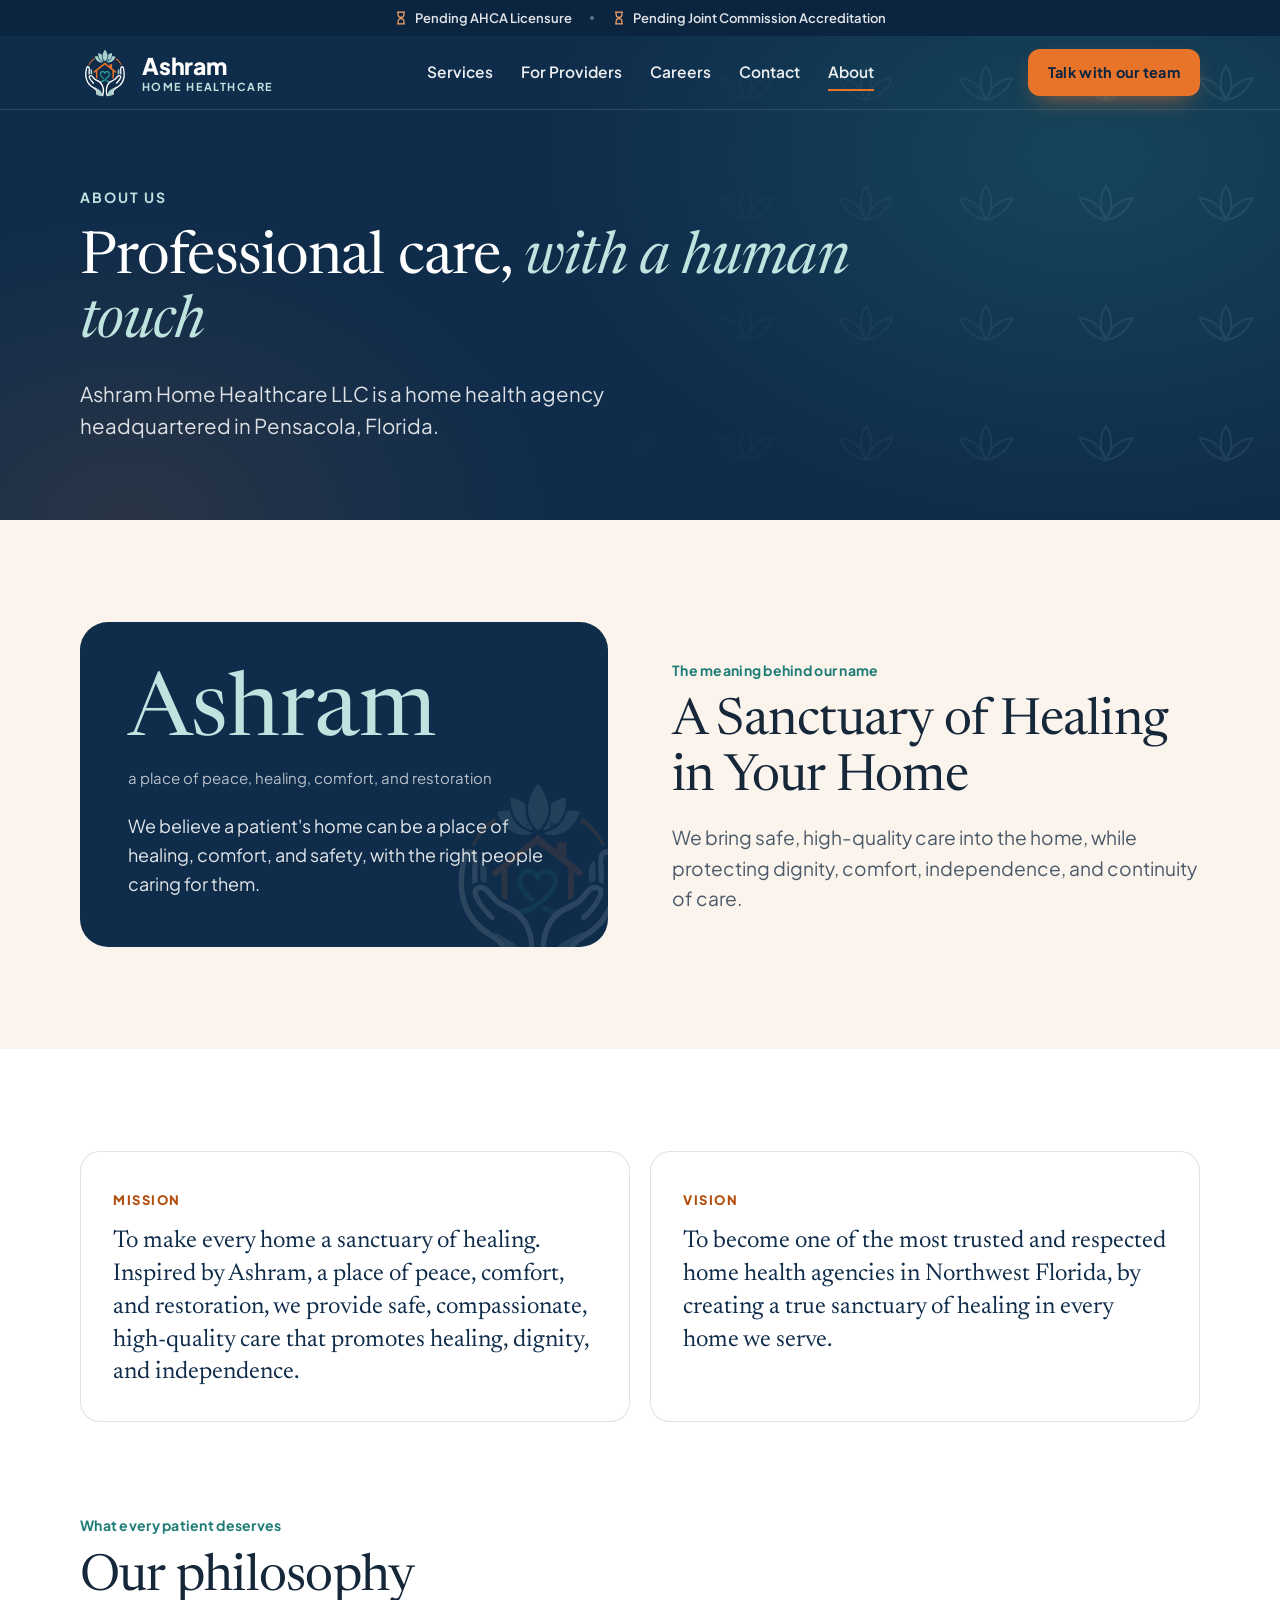
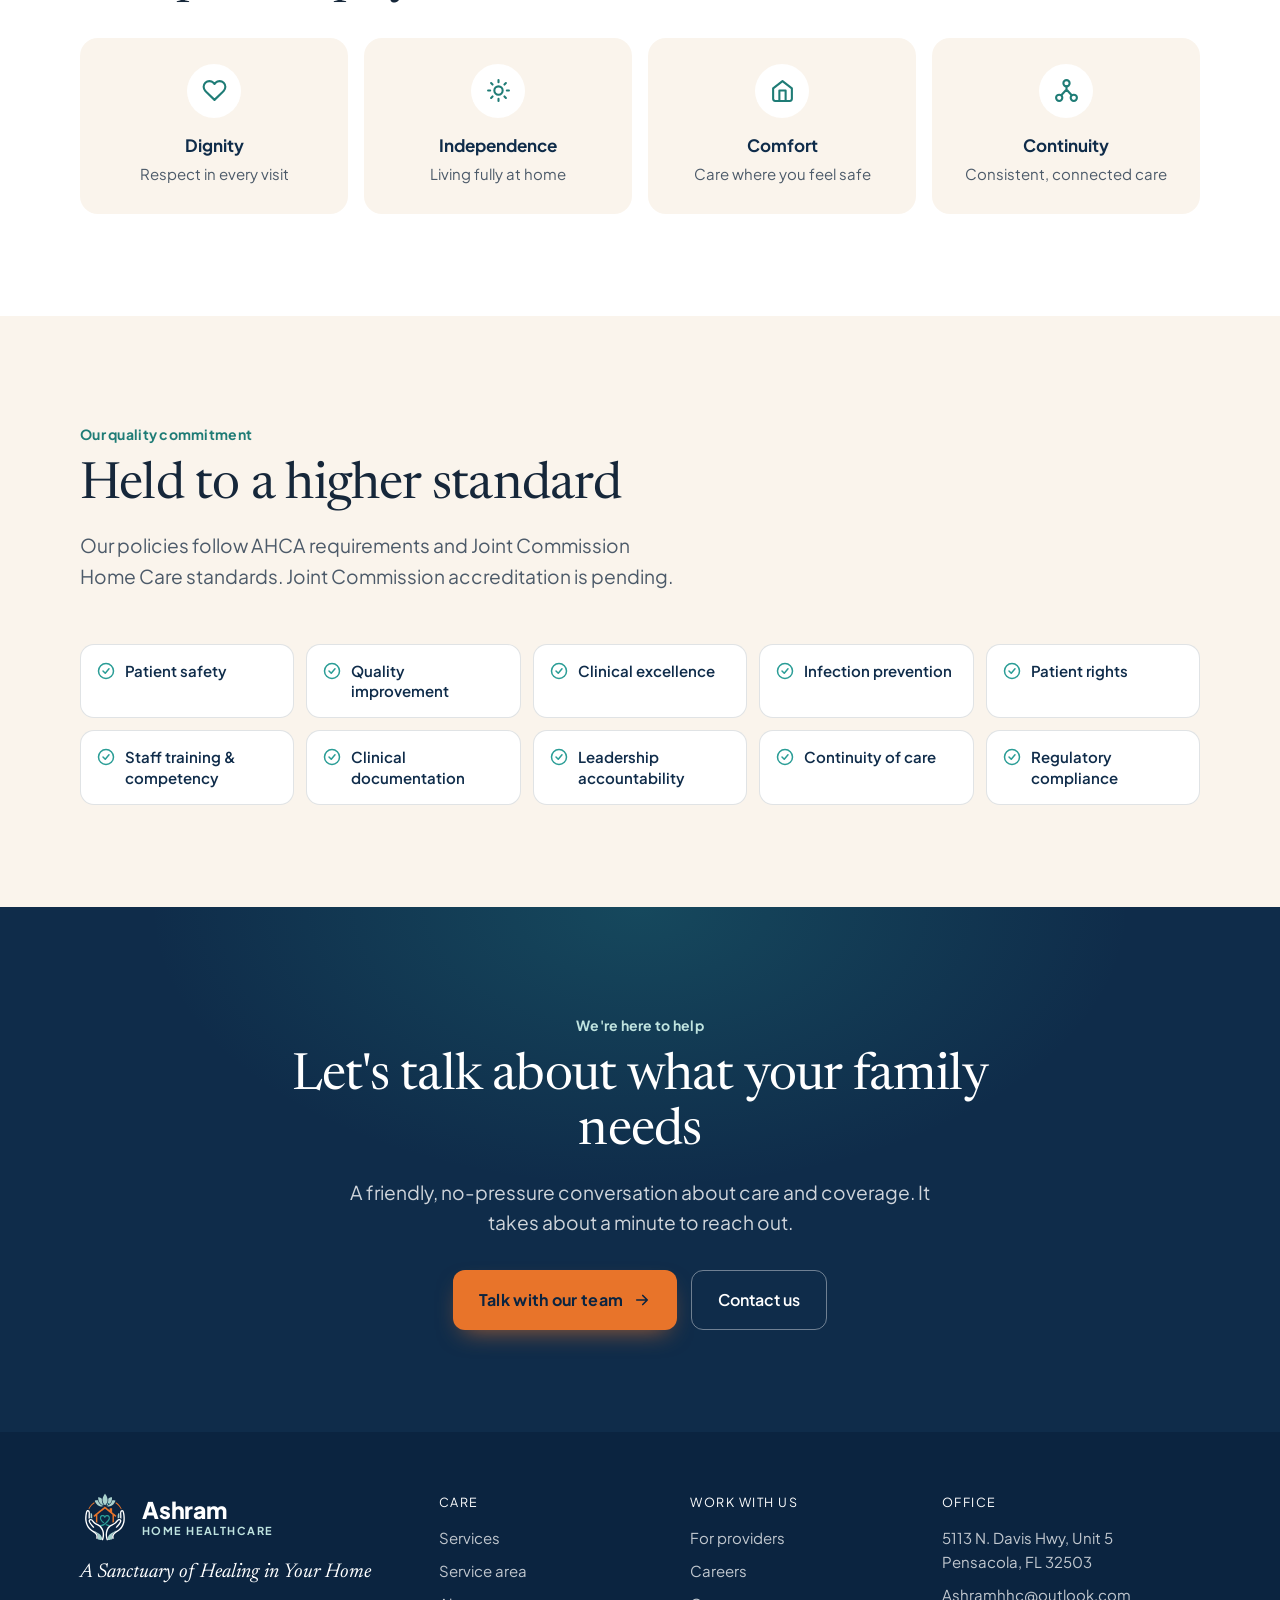
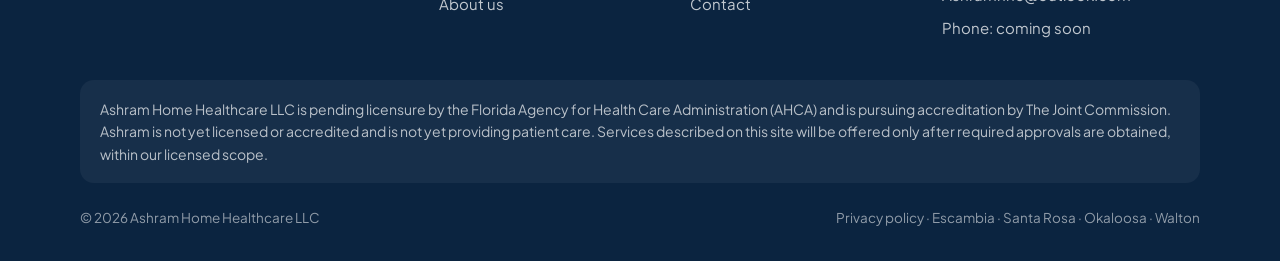
<file: about.html>
<!DOCTYPE html>
<html lang="en">
<head>
<meta charset="UTF-8">
<meta name="viewport" content="width=device-width, initial-scale=1, viewport-fit=cover">
<title>About Us | Ashram Home Healthcare</title>
<meta name="description" content="The meaning behind Ashram, our mission, vision, and commitment to quality home health care in Pensacola.">
<meta name="theme-color" content="#0F2C4A">
<meta property="og:type" content="website">
<meta property="og:site_name" content="Ashram Home Healthcare">
<meta property="og:title" content="About Us | Ashram Home Healthcare">
<meta property="og:description" content="The meaning behind Ashram, our mission, vision, and commitment to quality home health care in Pensacola.">
<meta property="og:image" content="og-image.png">
<meta name="twitter:card" content="summary_large_image">
<link rel="icon" href="data:image/svg+xml,%3Csvg xmlns='http://www.w3.org/2000/svg' viewBox='0 0 200 200'%3E%3Crect width='200' height='200' rx='40' fill='%23FAF4EC'/%3E%3Cpath d='M62 100 L100 66 L138 100' fill='none' stroke='%23E8742A' stroke-width='12' stroke-linecap='round' stroke-linejoin='round'/%3E%3Cpath d='M100 150 C80 134 70 122 76 110 C82 99 95 101 100 111 C105 101 118 99 124 110 C130 122 120 134 100 150Z' fill='none' stroke='%232A9D96' stroke-width='11'/%3E%3C/svg%3E">
<link rel="preconnect" href="https://fonts.googleapis.com">
<link rel="preconnect" href="https://fonts.gstatic.com" crossorigin>
<link href="https://fonts.googleapis.com/css2?family=Newsreader:ital,opsz,wght@0,6..72,400;0,6..72,500;1,6..72,400&family=Plus+Jakarta+Sans:wght@400;500;600;700;800&display=swap" rel="stylesheet">
<link rel="stylesheet" href="styles.css">
<script src="config.js"></script>
<script type="application/ld+json">{"@context":"https://schema.org","@type":"MedicalBusiness","name":"Ashram Home Healthcare LLC","slogan":"A Sanctuary of Healing in Your Home","email":"Ashramhhc@outlook.com","address":{"@type":"PostalAddress","streetAddress":"5113 N. Davis Highway, Unit 5","addressLocality":"Pensacola","addressRegion":"FL","postalCode":"32503","addressCountry":"US"},"areaServed":["Escambia County, FL","Santa Rosa County, FL","Okaloosa County, FL","Walton County, FL"]}</script>
</head>
<body>
<a class="skip" href="#main">Skip to content</a>
<svg width="0" height="0" style="position:absolute" aria-hidden="true">
  <defs>
    <symbol id="i-phone" viewBox="0 0 24 24"><path fill="none" stroke="currentColor" stroke-width="2" stroke-linecap="round" stroke-linejoin="round" d="M22 16.9v3a2 2 0 0 1-2.2 2 19.8 19.8 0 0 1-8.6-3.1 19.5 19.5 0 0 1-6-6A19.8 19.8 0 0 1 2.1 4.2 2 2 0 0 1 4.1 2h3a2 2 0 0 1 2 1.7c.1 1 .4 1.9.7 2.8a2 2 0 0 1-.5 2.1L8 9.9a16 16 0 0 0 6 6l1.3-1.3a2 2 0 0 1 2.1-.4c.9.3 1.8.6 2.8.7a2 2 0 0 1 1.7 2z"/></symbol>
    <symbol id="i-check" viewBox="0 0 24 24"><path fill="none" stroke="currentColor" stroke-width="2.4" stroke-linecap="round" stroke-linejoin="round" d="M20 6 9 17l-5-5"/></symbol>
    <symbol id="i-check-circle" viewBox="0 0 24 24"><g fill="none" stroke="currentColor" stroke-width="2" stroke-linecap="round" stroke-linejoin="round"><circle cx="12" cy="12" r="10"/><path d="m8 12 3 3 5-6"/></g></symbol>
    <symbol id="i-shield" viewBox="0 0 24 24"><g fill="none" stroke="currentColor" stroke-width="2" stroke-linecap="round" stroke-linejoin="round"><path d="M12 22s8-4 8-10V5l-8-3-8 3v7c0 6 8 10 8 10z"/><path d="m9 12 2 2 4-4"/></g></symbol>
    <symbol id="i-star" viewBox="0 0 24 24"><path fill="currentColor" d="m12 2 3.1 6.3 6.9 1-5 4.9 1.2 6.8L12 17.8 5.8 21l1.2-6.8-5-4.9 6.9-1z"/></symbol>
    <symbol id="i-camera" viewBox="0 0 24 24"><g fill="none" stroke="currentColor" stroke-width="2" stroke-linecap="round" stroke-linejoin="round"><path d="M23 19a2 2 0 0 1-2 2H3a2 2 0 0 1-2-2V8a2 2 0 0 1 2-2h4l2-3h6l2 3h4a2 2 0 0 1 2 2z"/><circle cx="12" cy="13" r="4"/></g></symbol>
    <symbol id="i-arrow-r" viewBox="0 0 24 24"><path fill="none" stroke="currentColor" stroke-width="2.2" stroke-linecap="round" stroke-linejoin="round" d="M5 12h14M13 6l6 6-6 6"/></symbol>
    <symbol id="i-arrow-l" viewBox="0 0 24 24"><path fill="none" stroke="currentColor" stroke-width="2.2" stroke-linecap="round" stroke-linejoin="round" d="M19 12H5M11 6l-6 6 6 6"/></symbol>
    <symbol id="i-pin" viewBox="0 0 24 24"><g fill="none" stroke="currentColor" stroke-width="2" stroke-linecap="round" stroke-linejoin="round"><path d="M21 10c0 7-9 13-9 13S3 17 3 10a9 9 0 0 1 18 0z"/><circle cx="12" cy="10" r="3"/></g></symbol>
    <symbol id="i-clock" viewBox="0 0 24 24"><g fill="none" stroke="currentColor" stroke-width="2" stroke-linecap="round"><circle cx="12" cy="12" r="10"/><path d="M12 6v6l4 2"/></g></symbol>
    <symbol id="i-mail" viewBox="0 0 24 24"><g fill="none" stroke="currentColor" stroke-width="2" stroke-linecap="round" stroke-linejoin="round"><rect x="2" y="4" width="20" height="16" rx="2"/><path d="m22 6-10 7L2 6"/></g></symbol>
    <symbol id="i-lock" viewBox="0 0 24 24"><g fill="none" stroke="currentColor" stroke-width="2" stroke-linecap="round" stroke-linejoin="round"><rect x="3" y="11" width="18" height="11" rx="2"/><path d="M7 11V7a5 5 0 0 1 10 0v4"/></g></symbol>
    <symbol id="i-info" viewBox="0 0 24 24"><g fill="none" stroke="currentColor" stroke-width="2" stroke-linecap="round"><circle cx="12" cy="12" r="10"/><path d="M12 16v-4M12 8h.01"/></g></symbol>
    <symbol id="i-heart" viewBox="0 0 24 24"><path fill="none" stroke="currentColor" stroke-width="2" stroke-linecap="round" stroke-linejoin="round" d="M20.8 4.6a5.5 5.5 0 0 0-7.8 0L12 5.7l-1-1.1a5.5 5.5 0 0 0-7.8 7.8l1 1.1L12 21l7.8-7.5 1-1.1a5.5 5.5 0 0 0 0-7.8z"/></symbol>
    <symbol id="i-hand" viewBox="0 0 24 24"><g fill="none" stroke="currentColor" stroke-width="2" stroke-linecap="round" stroke-linejoin="round"><path d="M11 14h2a2 2 0 0 0 0-4h-3c-.6 0-1.1.2-1.4.6L3 16"/><path d="m7 20 1.6-1.4c.3-.4.8-.6 1.4-.6h4c1.1 0 2.1-.4 2.8-1.2l4.6-4.4a2 2 0 0 0-2.8-2.8L14.4 13.4"/><path d="m2 15 6 6"/></g></symbol>
    <symbol id="i-sun" viewBox="0 0 24 24"><g fill="none" stroke="currentColor" stroke-width="2" stroke-linecap="round"><circle cx="12" cy="12" r="4"/><path d="M12 2v2M12 20v2M4.9 4.9l1.4 1.4M17.7 17.7l1.4 1.4M2 12h2M20 12h2M4.9 19.1l1.4-1.4M17.7 6.3l1.4-1.4"/></g></symbol>
    <symbol id="i-moon" viewBox="0 0 24 24"><path fill="none" stroke="currentColor" stroke-width="2" stroke-linecap="round" stroke-linejoin="round" d="M21 12.8A9 9 0 1 1 11.2 3a7 7 0 0 0 9.8 9.8z"/></symbol>
    <symbol id="i-user" viewBox="0 0 24 24"><g fill="none" stroke="currentColor" stroke-width="2" stroke-linecap="round" stroke-linejoin="round"><path d="M20 21v-2a4 4 0 0 0-4-4H8a4 4 0 0 0-4 4v2"/><circle cx="12" cy="7" r="4"/></g></symbol>
    <symbol id="i-users" viewBox="0 0 24 24"><g fill="none" stroke="currentColor" stroke-width="2" stroke-linecap="round" stroke-linejoin="round"><path d="M17 21v-2a4 4 0 0 0-4-4H5a4 4 0 0 0-4 4v2"/><circle cx="9" cy="7" r="4"/><path d="M23 21v-2a4 4 0 0 0-3-3.9M16 3.1a4 4 0 0 1 0 7.8"/></g></symbol>
    <symbol id="i-home" viewBox="0 0 24 24"><g fill="none" stroke="currentColor" stroke-width="2" stroke-linecap="round" stroke-linejoin="round"><path d="m3 10 9-7 9 7v10a2 2 0 0 1-2 2H5a2 2 0 0 1-2-2z"/><path d="M9 22V12h6v10"/></g></symbol>
    <symbol id="i-bath" viewBox="0 0 24 24"><g fill="none" stroke="currentColor" stroke-width="2" stroke-linecap="round" stroke-linejoin="round"><path d="M9 6 6.5 3.5a1.5 1.5 0 0 0-2.1 0L4 4a1.5 1.5 0 0 0-.4 1V17a2 2 0 0 0 2 2h12a2 2 0 0 0 2-2v-5H2"/><path d="M7 19v2M17 19v2"/></g></symbol>
    <symbol id="i-meal" viewBox="0 0 24 24"><g fill="none" stroke="currentColor" stroke-width="2" stroke-linecap="round" stroke-linejoin="round"><path d="M3 2v7c0 1.1.9 2 2 2h2a2 2 0 0 0 2-2V2M6 2v20M21 15V2a5 5 0 0 0-5 5v6c0 1.1.9 2 2 2h3zm0 0v7"/></g></symbol>
    <symbol id="i-pill" viewBox="0 0 24 24"><g fill="none" stroke="currentColor" stroke-width="2" stroke-linecap="round" stroke-linejoin="round"><path d="m10.5 20.5 10-10a4.95 4.95 0 1 0-7-7l-10 10a4.95 4.95 0 1 0 7 7z"/><path d="m8.5 8.5 7 7"/></g></symbol>
    <symbol id="i-chat" viewBox="0 0 24 24"><path fill="none" stroke="currentColor" stroke-width="2" stroke-linecap="round" stroke-linejoin="round" d="M21 11.5a8.4 8.4 0 0 1-9 8.4 8.5 8.5 0 0 1-3.8-.9L3 21l1.9-5.7A8.5 8.5 0 1 1 21 11.5z"/></symbol>
    <symbol id="i-car" viewBox="0 0 24 24"><g fill="none" stroke="currentColor" stroke-width="2" stroke-linecap="round" stroke-linejoin="round"><path d="M5 17H3v-5l2-5h14l2 5v5h-2"/><circle cx="7" cy="17" r="2"/><circle cx="17" cy="17" r="2"/><path d="M9 17h6M3 12h18"/></g></symbol>
    <symbol id="i-brain" viewBox="0 0 24 24"><g fill="none" stroke="currentColor" stroke-width="2" stroke-linecap="round" stroke-linejoin="round"><path d="M9.5 2A2.5 2.5 0 0 1 12 4.5v15a2.5 2.5 0 0 1-4.96.44 2.5 2.5 0 0 1-2.96-3.08 3 3 0 0 1-.34-5.58 2.5 2.5 0 0 1 1.32-4.24A2.5 2.5 0 0 1 9.5 2z"/><path d="M14.5 2A2.5 2.5 0 0 0 12 4.5v15a2.5 2.5 0 0 0 4.96.44 2.5 2.5 0 0 0 2.96-3.08 3 3 0 0 0 .34-5.58 2.5 2.5 0 0 0-1.32-4.24A2.5 2.5 0 0 0 14.5 2z"/></g></symbol>
    <symbol id="i-hospital" viewBox="0 0 24 24"><g fill="none" stroke="currentColor" stroke-width="2" stroke-linecap="round" stroke-linejoin="round"><rect x="3" y="3" width="18" height="18" rx="3"/><path d="M12 8v8M8 12h8"/></g></symbol>
    <symbol id="i-broom" viewBox="0 0 24 24"><g fill="none" stroke="currentColor" stroke-width="2" stroke-linecap="round" stroke-linejoin="round"><path d="m13 11 8-8"/><path d="M8.5 11.5 12.5 15.5 9 22l-7-7z"/><path d="m6 18 2-2"/></g></symbol>
    <symbol id="i-wallet" viewBox="0 0 24 24"><g fill="none" stroke="currentColor" stroke-width="2" stroke-linecap="round" stroke-linejoin="round"><path d="M20 12V8H6a2 2 0 0 1 0-4h12v4"/><path d="M4 6v12a2 2 0 0 0 2 2h14v-4"/><path d="M18 12a2 2 0 0 0 0 4h4v-4z"/></g></symbol>
    <symbol id="i-doc" viewBox="0 0 24 24"><g fill="none" stroke="currentColor" stroke-width="2" stroke-linecap="round" stroke-linejoin="round"><path d="M14 2H6a2 2 0 0 0-2 2v16a2 2 0 0 0 2 2h12a2 2 0 0 0 2-2V8z"/><path d="M14 2v6h6M9 13h6M9 17h6"/></g></symbol>
    <symbol id="i-flag" viewBox="0 0 24 24"><g fill="none" stroke="currentColor" stroke-width="2" stroke-linecap="round" stroke-linejoin="round"><path d="M4 15s1-1 4-1 5 2 8 2 4-1 4-1V3s-1 1-4 1-5-2-8-2-4 1-4 1z"/><path d="M4 22v-7"/></g></symbol>
    <symbol id="i-medicaid" viewBox="0 0 24 24"><g fill="none" stroke="currentColor" stroke-width="2" stroke-linecap="round" stroke-linejoin="round"><path d="M3 21h18M5 21V10M19 21V10M9 21v-6h6v6M2 10l10-7 10 7"/></g></symbol>


    <symbol id="i-hourglass" viewBox="0 0 24 24"><path fill="none" stroke="currentColor" stroke-width="2" stroke-linecap="round" stroke-linejoin="round" d="M6 2h12M6 22h12M7 2v4a5 5 0 0 0 10 0V2M7 22v-4a5 5 0 0 1 10 0v4"/></symbol>
    <symbol id="i-steth" viewBox="0 0 24 24"><g fill="none" stroke="currentColor" stroke-width="2" stroke-linecap="round" stroke-linejoin="round"><path d="M5 2H4a2 2 0 0 0-2 2v5a6 6 0 0 0 12 0V4a2 2 0 0 0-2-2h-1"/><path d="M8 15v1a6 6 0 0 0 12 0v-4"/><circle cx="20" cy="10" r="2"/></g></symbol>
    <symbol id="i-drop" viewBox="0 0 24 24"><g fill="none" stroke="currentColor" stroke-width="2" stroke-linecap="round" stroke-linejoin="round"><path d="M12 2.7 17.7 8.3a8 8 0 1 1-11.4 0z"/><path d="M12 11v6M9 14h6"/></g></symbol>
    <symbol id="i-bandage" viewBox="0 0 24 24"><g fill="none" stroke="currentColor" stroke-width="2" stroke-linecap="round" stroke-linejoin="round"><rect x="2" y="7" width="20" height="10" rx="5" transform="rotate(-45 12 12)"/><path d="M12 10h.01M10 12h.01M14 12h.01M12 14h.01"/></g></symbol>
    <symbol id="i-book" viewBox="0 0 24 24"><g fill="none" stroke="currentColor" stroke-width="2" stroke-linecap="round" stroke-linejoin="round"><path d="M4 19.5A2.5 2.5 0 0 1 6.5 17H20V2H6.5A2.5 2.5 0 0 0 4 4.5z"/><path d="M6.5 17A2.5 2.5 0 0 0 4 19.5 2.5 2.5 0 0 0 6.5 22H20v-5"/></g></symbol>
    <symbol id="i-network" viewBox="0 0 24 24"><g fill="none" stroke="currentColor" stroke-width="2" stroke-linecap="round" stroke-linejoin="round"><circle cx="12" cy="5" r="3"/><circle cx="5" cy="19" r="3"/><circle cx="19" cy="19" r="3"/><path d="M12 8v3M12 11l-5 5.5M12 11l5 5.5"/></g></symbol>
    <symbol id="i-clipboard" viewBox="0 0 24 24"><g fill="none" stroke="currentColor" stroke-width="2" stroke-linecap="round" stroke-linejoin="round"><rect x="8" y="2" width="8" height="4" rx="1"/><path d="M16 4h2a2 2 0 0 1 2 2v14a2 2 0 0 1-2 2H6a2 2 0 0 1-2-2V6a2 2 0 0 1 2-2h2"/><path d="m9 14 2 2 4-4"/></g></symbol>
    <symbol id="i-briefcase" viewBox="0 0 24 24"><g fill="none" stroke="currentColor" stroke-width="2" stroke-linecap="round" stroke-linejoin="round"><rect x="2" y="7" width="20" height="14" rx="2"/><path d="M16 21V5a2 2 0 0 0-2-2h-4a2 2 0 0 0-2 2v16"/></g></symbol>
    <symbol id="i-building" viewBox="0 0 24 24"><g fill="none" stroke="currentColor" stroke-width="2" stroke-linecap="round" stroke-linejoin="round"><path d="M3 21h18M5 21V5a2 2 0 0 1 2-2h10a2 2 0 0 1 2 2v16M9 7h2M13 7h2M9 11h2M13 11h2M9 15h2M13 15h2"/></g></symbol>
    <symbol id="i-send" viewBox="0 0 24 24"><g fill="none" stroke="currentColor" stroke-width="2" stroke-linecap="round" stroke-linejoin="round"><path d="M22 2 11 13M22 2l-7 20-4-9-9-4z"/></g></symbol>
    <symbol id="i-map" viewBox="0 0 24 24"><g fill="none" stroke="currentColor" stroke-width="2" stroke-linecap="round" stroke-linejoin="round"><path d="M1 6v16l7-4 8 4 7-4V2l-7 4-8-4z"/><path d="M8 2v16M16 6v16"/></g></symbol>
    <symbol id="i-dollar" viewBox="0 0 24 24"><path fill="none" stroke="currentColor" stroke-width="2" stroke-linecap="round" stroke-linejoin="round" d="M12 1v22M17 5H9.5a3.5 3.5 0 0 0 0 7h5a3.5 3.5 0 0 1 0 7H6"/></symbol>
    <symbol id="i-plus" viewBox="0 0 24 24"><path fill="none" stroke="currentColor" stroke-width="2.6" stroke-linecap="round" d="M12 5v14M5 12h14"/></symbol>
    <!-- Logo mark: traced from the original Ashram logo -->
    <symbol id="logo-mark" viewBox="0 0 390 445"><path fill-rule="evenodd" fill="#A9D1CD" d="M224.1 428.0C223.0 427.7 222.6 426.9 222.0 424.7C221.7 423.6 220.8 420.7 219.9 418.2C216.3 408.3 216.2 407.1 219.0 405.6C220.4 404.8 221.0 403.9 222.4 400.0C229.0 381.2 241.4 371.2 287.1 347.7C291.4 345.4 292.4 345.2 293.1 346.0C294.2 347.2 293.2 348.3 287.3 352.3C274.5 360.9 269.2 366.3 263.7 376.1C257.6 387.0 256.5 398.6 260.0 413.2C261.2 418.1 260.9 419.1 258.2 420.1C255.2 421.1 239.3 425.6 235.4 426.5C228.5 428.0 225.5 428.4 224.1 428.0ZM161.1 427.8C154.5 426.9 133.3 421.3 130.0 419.6C128.0 418.6 127.9 417.2 129.0 412.5C130.9 404.8 131.3 400.0 130.6 394.1C129.5 383.5 126.7 376.9 119.9 368.1C115.8 362.9 112.5 359.8 106.0 355.1C99.3 350.1 98.7 349.7 98.5 349.1C98.1 348.3 98.4 347.3 99.1 347.1C100.1 346.8 101.8 347.4 105.2 349.3C106.9 350.3 112.0 353.0 116.4 355.3C127.1 360.9 137.3 367.0 143.0 371.3C154.9 380.2 162.3 389.6 165.8 400.3C166.9 403.8 167.6 404.8 169.4 405.8C171.2 406.7 171.1 408.8 169.0 414.3C167.8 417.7 165.8 423.4 165.2 425.6C164.7 427.4 163.4 428.1 161.1 427.8ZM309.1 235.4C307.8 234.8 307.8 234.7 308.0 220.9C308.3 204.4 308.6 201.9 310.7 197.1C313.4 190.9 318.5 185.7 321.1 186.4C322.3 186.6 322.4 187.6 322.6 194.6C322.7 198.2 322.9 203.3 323.1 206.0C324.0 217.2 323.3 229.1 321.7 231.5C321.1 232.4 320.2 232.8 316.5 233.6C315.5 233.9 314.0 234.3 313.0 234.7C310.8 235.6 310.0 235.8 309.1 235.4ZM76.6 234.7C75.4 234.3 73.3 233.8 72.1 233.5C67.5 232.5 67.6 232.6 66.9 223.8C66.4 218.3 66.4 210.5 66.8 204.9C66.9 202.7 67.1 198.1 67.2 194.8C67.4 188.4 67.6 187.3 68.6 186.9C71.8 185.7 77.2 191.7 79.5 198.8C81.1 203.9 81.3 205.7 81.4 220.0C81.6 234.4 81.6 234.5 80.1 235.1C79.1 235.6 79.3 235.6 76.6 234.7ZM223.4 129.1C221.2 128.9 217.0 128.2 214.4 127.6C210.7 126.7 209.5 125.9 209.5 124.7C209.5 123.6 210.6 122.9 213.6 122.1C229.6 118.0 241.9 109.3 250.8 96.1C254.0 91.2 255.9 87.2 258.0 80.6C259.6 75.3 260.0 75.0 265.1 74.5C270.0 74.0 274.8 74.4 283.6 76.2C288.8 77.2 288.8 79.0 283.5 89.8C279.2 98.3 273.9 105.9 268.2 111.4C255.2 124.0 239.6 130.2 223.4 129.1ZM157.8 128.5C145.1 126.8 135.9 122.5 126.0 113.8C118.9 107.4 113.2 99.6 107.8 88.5C104.0 80.6 103.6 79.1 104.9 77.6C106.4 75.8 117.7 74.0 125.8 74.3C131.8 74.5 132.0 74.7 133.6 79.7C137.4 91.5 144.2 102.7 150.9 108.1C159.4 114.8 167.9 119.4 176.7 122.0C180.9 123.2 181.6 123.9 180.7 125.5C179.3 128.1 167.0 129.7 157.8 128.5ZM207.8 117.1C206.7 116.0 207.1 115.2 210.8 110.9C215.4 105.4 219.0 98.1 221.5 89.0C224.0 80.2 223.8 81.0 223.9 70.6C223.9 60.1 223.8 60.6 226.1 58.6C230.7 54.4 238.9 50.3 247.8 47.7C254.7 45.7 256.8 45.8 257.5 47.9C257.9 49.2 257.7 56.0 257.0 61.5C254.7 80.1 249.3 92.0 238.3 102.6C233.8 106.8 232.1 107.1 231.2 103.7C230.5 101.5 229.1 100.8 225.7 101.1C222.7 101.4 220.8 102.4 219.6 104.4C218.2 106.8 219.2 108.7 222.4 109.5C225.3 110.2 225.2 112.0 222.1 113.6C220.2 114.5 214.1 116.7 211.9 117.3C209.2 117.9 208.6 117.9 207.8 117.1ZM177.2 116.7C165.7 113.2 157.1 107.2 148.4 96.9C144.9 92.7 142.3 87.7 139.5 79.8C137.5 73.9 137.2 73.1 136.3 67.8C134.5 58.6 133.8 50.3 134.5 48.2C135.3 45.8 137.4 45.9 146.6 48.9C156.6 52.2 164.3 56.6 166.4 60.2L167.1 61.4L167.1 67.8C167.0 74.0 167.0 74.4 167.9 80.4C168.8 87.2 170.0 92.1 171.4 95.3C173.4 100.0 177.6 107.0 180.7 111.2C182.5 113.5 183.0 114.5 183.0 115.5C183.0 117.3 180.8 117.7 177.2 116.7ZM193.1 116.7C191.9 116.1 188.1 112.2 185.5 108.8C178.9 100.5 174.5 89.7 173.1 78.8C172.6 74.8 172.6 68.2 173.1 65.2C173.3 63.9 173.6 61.8 173.7 60.4C174.5 53.9 178.0 43.2 182.3 34.6C185.1 29.1 192.2 17.8 193.4 16.7C194.4 16.0 196.0 16.1 197.0 16.9C197.8 17.6 201.7 23.2 204.1 27.2C206.2 30.6 210.9 40.2 212.7 44.8C216.3 53.9 218.7 65.9 218.4 73.5C217.8 88.3 214.2 97.6 204.1 109.9C198.3 117.0 196.2 118.3 193.1 116.7Z"/><path fill-rule="evenodd" fill="#2A9D96" d="M159.6 304.3C159.2 304.0 158.2 303.1 157.4 302.3C156.6 301.4 155.0 300.0 153.9 299.2C149.4 295.8 149.4 295.3 153.6 294.5C170.8 291.1 181.8 285.7 197.8 272.9C207.8 264.9 213.4 259.1 220.1 250.2C226.1 242.3 228.1 237.2 228.1 230.4C228.0 220.5 219.2 212.9 210.5 215.3C204.4 217.0 200.0 221.4 198.0 227.8C197.0 230.9 196.4 231.5 194.0 231.5C191.9 231.5 191.4 231.1 190.4 228.5C186.6 218.5 178.6 213.1 170.8 215.3C165.0 216.9 161.3 221.3 160.1 228.3C159.1 234.2 160.8 239.8 166.4 248.1C170.2 253.9 178.4 262.8 185.7 269.1C188.3 271.4 188.8 272.2 188.2 272.9C187.7 273.5 182.0 277.5 181.1 277.9C179.9 278.4 179.7 278.2 175.7 274.6C165.1 264.9 155.6 253.0 152.1 245.0C149.4 238.8 148.5 229.3 150.1 223.4C152.4 214.8 158.4 208.1 166.3 205.3L168.9 204.4L174.0 204.4C178.8 204.4 179.2 204.4 181.3 205.1C185.5 206.4 189.3 208.7 192.3 212.0C193.8 213.5 194.1 213.6 195.5 212.1C198.8 208.7 203.3 206.0 207.7 204.8C211.3 203.8 217.3 203.8 220.6 204.8C234.9 209.2 241.8 223.0 238.0 239.5C235.1 252.2 222.9 267.6 204.0 282.3C202.8 283.2 200.8 284.9 199.4 286.0C196.4 288.4 186.4 295.2 182.9 297.1C178.4 299.6 170.9 302.4 164.5 304.0C161.1 304.9 160.6 304.9 159.6 304.3ZM225.5 304.1C217.1 302.0 213.2 300.6 205.6 296.9C199.3 293.8 198.5 293.0 199.9 291.6C201.1 290.5 206.8 286.2 207.5 286.0C208.3 285.6 208.7 285.7 213.8 288.1C221.0 291.4 227.3 293.4 234.4 294.6C238.4 295.4 238.6 295.9 235.6 298.2C234.7 298.9 232.8 300.5 231.5 301.7C228.2 304.8 228.2 304.8 225.5 304.1ZM223.2 109.8C220.5 109.6 217.8 108.0 217.8 106.6C217.8 105.9 221.2 102.1 222.6 101.3C223.8 100.5 227.0 100.6 231.4 101.4C232.4 101.6 232.4 102.5 231.2 105.0C230.1 107.5 229.7 108.2 228.1 109.3C227.1 110.1 227.1 110.0 223.2 109.8ZM168.6 108.9C167.6 107.9 167.7 107.5 168.8 106.5C170.6 104.8 171.5 104.2 172.4 104.5C172.8 104.6 173.6 104.8 174.1 104.9C175.4 105.2 175.7 105.7 175.3 107.0C174.7 109.0 173.9 109.4 171.3 109.4C169.3 109.4 169.0 109.4 168.6 108.9Z"/><path fill-rule="evenodd" fill="#E8742A" d="M262.1 273.6C261.8 273.2 261.7 270.0 261.8 237.9C261.8 209.9 261.7 202.5 261.5 201.9C261.1 201.1 258.7 199.0 253.2 194.9C251.1 193.3 248.7 191.3 247.9 190.6C247.1 189.9 244.7 188.0 242.6 186.5C240.6 185.0 237.7 182.7 236.1 181.4C234.6 180.1 231.6 177.8 229.5 176.1C227.4 174.5 224.4 172.1 222.8 170.8C221.1 169.5 218.5 167.4 217.0 166.1C214.0 163.8 206.1 157.5 198.8 151.7C196.1 149.6 194.2 148.2 193.9 148.2C193.3 148.2 192.4 148.9 181.9 157.4C179.3 159.4 176.6 161.6 175.9 162.1C175.2 162.6 173.1 164.3 171.2 165.9C169.4 167.4 167.1 169.2 166.2 169.9C164.4 171.3 157.2 177.1 152.4 181.0C150.6 182.5 147.4 185.0 145.4 186.6C143.3 188.2 139.8 191.0 137.6 192.8C135.4 194.6 132.3 197.1 130.8 198.3C129.3 199.5 127.9 200.7 127.6 201.1C127.3 201.6 127.2 205.3 127.2 237.0C127.1 274.1 127.1 273.5 126.0 273.5C125.5 273.5 118.3 269.7 116.0 268.2C115.3 267.8 114.7 267.2 114.5 266.8C114.4 266.3 114.2 257.7 114.2 239.7C114.1 211.7 114.2 212.5 113.0 212.5C112.8 212.5 112.4 212.7 112.2 212.9C111.3 214.0 101.4 221.6 100.5 221.9C100.2 222.0 99.7 221.9 99.4 221.6C98.8 221.2 93.9 215.0 93.0 213.4C92.2 212.0 92.6 211.4 95.8 208.7C97.4 207.4 99.8 205.4 101.1 204.2C102.5 203.1 105.7 200.4 108.2 198.4C110.8 196.3 114.3 193.5 116.0 192.0C117.7 190.5 120.9 187.9 123.1 186.1C125.3 184.4 128.7 181.6 130.6 180.0C132.6 178.4 138.0 174.0 142.6 170.1C147.3 166.3 152.0 162.5 153.0 161.7C154.0 160.8 157.7 157.8 161.2 155.0C164.8 152.2 169.2 148.7 171.1 147.1C173.1 145.6 175.4 143.7 176.4 143.0C177.3 142.2 179.3 140.7 180.6 139.5C182.0 138.4 184.2 136.6 185.6 135.5C187.0 134.5 188.9 133.0 189.9 132.2C192.4 130.2 193.5 129.5 194.3 129.5C195.1 129.5 197.0 130.9 203.7 136.4C209.2 141.0 210.7 142.2 214.2 145.0C219.9 149.4 224.2 152.9 225.8 154.3C227.7 156.0 235.3 162.0 235.5 162.0C235.6 162.0 235.9 161.8 236.1 161.6C236.5 161.2 236.5 161.0 236.6 151.8C236.6 146.3 236.6 146.3 237.2 145.6L237.8 145.0L247.5 145.0L257.2 145.0L257.7 145.6L258.2 146.2L258.2 163.2L258.2 180.2L258.8 181.0C259.1 181.5 261.2 183.3 263.5 185.1C265.8 186.9 271.0 191.1 275.1 194.4C279.2 197.7 283.9 201.4 285.5 202.7C292.4 208.3 295.7 211.1 296.0 212.0C296.3 212.8 295.7 213.8 292.4 217.9C288.6 222.4 288.3 222.6 285.9 220.7C283.0 218.5 278.0 214.5 277.1 213.7C276.4 213.1 275.7 212.8 275.4 212.8L274.9 212.9L274.8 240.0C274.6 266.2 274.6 267.2 274.2 267.7C273.4 268.6 263.6 274.0 262.9 274.0C262.7 274.0 262.4 273.8 262.1 273.6ZM50.7 153.0C48.4 152.2 48.1 151.7 48.6 149.9C49.3 147.9 54.2 137.9 56.4 134.4C66.9 116.8 79.5 103.3 94.8 93.0C98.7 90.4 98.5 90.4 100.8 95.0C103.2 99.6 103.3 99.2 98.6 102.3C80.7 114.2 65.8 130.7 56.7 148.7C53.8 154.3 53.9 154.3 50.7 153.0ZM337.2 153.1C336.7 152.8 336.1 151.9 335.0 149.7C329.4 138.5 319.9 125.9 310.3 116.9C304.6 111.4 297.2 105.4 292.7 102.6C290.1 100.9 288.8 99.7 288.8 99.1C288.8 98.7 291.8 92.6 292.5 91.9C293.4 90.8 294.5 91.4 302.8 98.0C317.8 109.9 330.1 125.2 338.8 142.6C340.8 146.7 342.5 150.4 342.5 150.8C342.5 151.7 342.0 152.2 340.8 152.5C340.2 152.6 339.3 152.9 338.8 153.1C338.0 153.4 337.8 153.4 337.2 153.1Z"/><path fill-rule="evenodd" fill="var(--hand, #17426E)" d="M172.2 429.6C171.1 429.4 169.2 429.1 168.1 428.9C166.6 428.7 165.9 428.5 165.5 428.1L165.0 427.6L165.7 425.1C166.1 423.7 167.2 420.5 168.1 418.0C176.7 394.2 177.1 367.8 169.3 344.8C165.3 333.1 157.9 321.3 149.1 312.7C142.1 305.9 137.6 303.0 123.9 296.1C118.2 293.3 112.0 290.1 110.2 289.0C101.1 283.5 94.6 277.3 83.6 263.8C75.9 254.3 73.0 252.0 68.5 251.8C65.9 251.7 64.7 252.0 63.2 253.1C61.9 254.1 60.7 256.1 60.8 257.4C60.8 262.4 70.9 279.8 81.2 292.3C83.5 295.1 89.5 301.3 92.5 304.0C98.4 309.3 99.2 310.5 98.9 313.4C98.7 316.5 96.5 318.4 93.2 318.4C90.5 318.4 89.9 317.9 82.9 310.9C74.5 302.5 68.6 295.3 62.1 285.6C50.2 267.9 47.8 261.1 50.1 252.0C51.0 248.6 51.7 247.2 54.1 244.9C60.9 238.1 71.8 237.8 81.1 244.1C84.6 246.4 87.5 249.4 94.1 257.6C100.5 265.6 107.0 271.9 113.1 276.0C115.9 277.9 123.1 281.8 130.8 285.6C137.9 289.1 142.1 291.4 145.2 293.4C146.1 294.0 147.5 294.7 148.2 295.1C149.0 295.5 150.4 296.4 151.2 297.1C152.1 297.8 153.4 298.8 154.0 299.2C155.7 300.5 158.9 303.7 160.1 305.2C160.6 306.0 162.1 307.8 163.4 309.2C171.3 318.3 177.6 330.2 181.9 343.8C186.7 358.7 188.2 378.8 185.9 396.5C184.6 405.8 183.2 412.0 179.8 422.1C176.9 430.7 177.2 430.4 172.2 429.6ZM210.7 429.4C209.3 427.9 205.2 414.8 203.4 405.8C200.1 389.1 199.9 374.2 202.9 357.0C205.9 339.4 215.3 319.5 225.8 308.1C226.8 307.0 228.0 305.6 228.4 305.0C229.8 302.9 236.8 296.9 239.2 295.6C239.6 295.4 241.2 294.5 242.7 293.5C245.6 291.6 252.4 288.1 256.9 286.1C265.7 282.3 275.6 276.7 280.7 272.7C284.9 269.4 291.9 262.0 297.9 254.6C303.6 247.5 307.1 244.3 311.5 242.1C321.4 237.2 333.0 239.6 338.3 247.8C340.2 250.8 341.3 256.2 340.7 260.0C339.5 269.1 328.9 286.8 315.3 302.5C312.1 306.3 301.0 316.9 299.5 317.6C295.3 319.7 290.8 317.3 290.8 313.0C290.8 310.1 291.5 308.8 295.0 306.1C305.1 297.9 315.9 284.5 323.8 270.1C328.4 261.7 329.4 259.6 329.4 257.6C329.4 252.1 323.1 249.8 316.8 253.0C313.9 254.4 312.6 255.8 305.2 265.2C292.2 281.5 283.7 287.9 262.2 297.7C254.4 301.3 251.9 302.7 247.5 305.7C234.1 315.0 224.3 328.9 218.4 347.0C216.4 353.2 215.8 355.6 214.8 361.0C214.1 364.8 213.8 367.0 213.0 374.3C212.7 377.3 212.7 385.3 213.0 387.4C213.1 388.2 213.6 391.9 214.0 395.5C214.9 402.6 216.5 409.9 218.3 415.0C221.4 423.5 222.5 427.3 222.1 427.9C221.9 428.2 221.5 428.5 221.2 428.6C220.7 428.7 219.4 428.9 215.8 429.5C212.3 430.0 211.3 430.0 210.7 429.4ZM262.1 417.5C261.2 416.7 259.7 411.1 258.7 404.7C256.4 389.5 263.0 372.7 275.5 361.6C279.9 357.7 288.8 351.4 298.0 345.6C314.2 335.5 329.7 321.3 337.9 309.0C349.1 292.2 355.6 275.3 358.1 256.6C360.1 242.0 359.9 225.0 357.6 206.9C355.5 190.1 353.2 179.0 351.2 175.5C350.4 174.1 348.6 172.7 347.4 172.8C344.7 172.8 341.9 176.3 340.8 181.0C340.2 183.9 340.2 193.7 341.0 202.6C341.5 208.8 341.5 210.8 341.4 218.8C341.3 225.6 340.8 236.6 340.5 237.4C340.4 237.6 339.7 238.3 339.5 238.3C339.4 238.3 338.8 237.9 338.3 237.4C336.8 236.0 334.5 234.7 332.1 233.8C329.3 232.7 329.2 232.4 329.3 229.7C330.1 217.8 330.1 210.8 329.3 201.1C328.8 194.0 328.6 186.2 329.0 182.6C330.2 171.4 334.7 164.2 342.2 161.6C344.9 160.6 349.4 160.6 352.2 161.5C360.8 164.3 364.5 172.2 368.0 195.6C371.5 219.2 372.4 240.7 370.5 256.0C369.6 263.0 369.4 264.3 368.2 270.1C366.6 277.7 362.2 290.3 358.4 298.1C350.5 314.1 344.4 323.0 333.6 334.0C325.2 342.5 315.7 350.0 304.6 356.8C300.7 359.1 287.8 367.8 286.0 369.2C279.2 374.6 274.2 381.7 272.3 388.6C270.3 395.7 270.4 400.3 272.5 409.1C273.8 414.4 274.2 413.8 267.0 416.6C263.2 418.1 262.7 418.1 262.1 417.5ZM121.1 415.9C118.5 414.9 116.7 414.1 116.3 413.6L115.6 413.0L116.6 409.2C117.1 407.1 117.6 404.8 117.7 404.0C118.8 398.8 118.0 391.5 115.9 386.0C111.8 375.5 105.4 369.4 85.1 356.7C74.5 350.0 65.1 342.6 57.0 334.5C50.2 327.6 46.7 323.3 41.5 315.4C29.5 297.1 21.4 274.4 19.0 252.4C17.5 238.7 18.3 217.8 20.8 202.0C22.6 190.3 24.5 181.6 26.4 175.1C29.3 165.4 34.6 160.8 43.0 160.9C52.5 161.0 58.2 167.1 60.6 179.6C61.1 182.3 61.1 192.2 60.6 201.1C60.1 209.4 60.2 223.2 60.9 228.5C61.3 232.5 61.3 232.6 59.1 233.5C56.5 234.5 53.4 236.2 51.9 237.3C50.4 238.4 49.7 238.6 49.4 237.8C48.2 234.8 48.0 207.7 49.1 198.9C49.6 194.7 49.5 181.5 48.9 179.5C47.0 172.6 42.3 170.7 39.0 175.3C37.7 177.1 35.9 184.2 34.0 195.2C32.8 202.6 32.6 204.0 31.7 211.4C29.7 229.8 29.9 245.5 32.4 259.5C36.2 281.6 46.7 303.7 61.0 320.0C65.2 324.7 65.3 324.8 74.7 332.9C78.9 336.5 87.4 342.7 95.4 348.1C109.5 357.6 114.0 361.3 119.2 367.8C126.1 376.4 128.8 382.9 130.1 393.3C130.9 399.6 130.4 405.2 128.5 412.7C127.1 418.3 127.3 418.2 121.1 415.9Z"/></symbol>
  </defs>
</svg>
<header class="header" id="header">
  <div class="statusbar if-any-pending" role="note">
    <span class="if-pending"><svg><use href="#i-hourglass"/></svg>Pending AHCA Licensure</span>
    <i class="sep if-pending if-jc-pending"></i>
    <span class="if-jc-pending"><svg><use href="#i-hourglass"/></svg>Pending Joint Commission Accreditation</span>
  </div>
  <div class="header-row">
    <div class="wrap">
      <a href="index.html" class="brand" aria-label="Ashram Home Healthcare, home">
        <svg class="logo" aria-hidden="true"><use href="#logo-mark"/></svg>
        <span class="brand-text"><span class="brand-name">Ashram</span><span class="brand-sub">Home Healthcare</span></span>
      </a>
      <nav class="nav" aria-label="Main">
        <a href="services.html">Services</a>
        <a href="referrals.html">For Providers</a>
        <a href="careers.html">Careers</a>
        <a href="contact.html">Contact</a>
        <a href="about.html" aria-current="page">About</a>
      </nav>
      <div class="header-cta">
        <a class="btn btn-call if-phone" data-phone-link href="#"><svg><use href="#i-phone"/></svg>Call us now</a>
        <button class="btn btn-primary" data-open="family">Talk with our team</button>
        <button class="menu-btn" id="menuBtn" aria-label="Open menu" aria-expanded="false" aria-controls="mobileNav">
          <svg viewBox="0 0 24 24" fill="none" stroke="currentColor" stroke-width="2.2" stroke-linecap="round"><path d="M4 7h16M4 12h16M4 17h16"/></svg>
        </button>
      </div>
    </div>
  </div>
</header>
<nav class="mobile-nav" id="mobileNav" aria-label="Mobile">
  <button class="mobile-close" id="menuClose" aria-label="Close menu"><svg viewBox="0 0 24 24" fill="none" stroke="currentColor" stroke-width="2.2" stroke-linecap="round"><path d="M6 6l12 12M18 6 6 18"/></svg></button>
  <a href="index.html">Home</a>
  <a href="services.html">Services</a>
  <a href="referrals.html">For Providers</a>
  <a href="careers.html">Careers</a>
  <a href="contact.html">Contact</a>
  <a href="about.html">About</a>
  <button class="btn btn-primary" data-open="family">Talk with our team</button>
</nav>
<main id="main">
<section class="hero hero-sub">
  <div class="hero-pattern" aria-hidden="true"></div>
  <div class="wrap">
    <span class="company reveal">About us</span>
    <h1 class="reveal d1">Professional care, <em>with a human touch</em></h1>
    <p class="lede reveal d2">Ashram Home Healthcare LLC is a home health agency headquartered in Pensacola, Florida.</p>
    
  </div>
</section>

<section class="section bg-cream">
  <div class="wrap two-col">
    <div class="meaning-card reveal">
      <div class="word">Ashram</div>
      <div class="pron">a place of peace, healing, comfort, and restoration</div>
      <p>We believe a patient's home can be a place of healing, comfort, and safety, with the right people caring for them.</p>
      <svg class="logo" aria-hidden="true"><use href="#logo-mark"/></svg>
    </div>
    <div class="reveal d1">
      <span class="eyebrow">The meaning behind our name</span>
      <h2>A Sanctuary of Healing in Your Home</h2>
      <p class="lede">We bring safe, high-quality care into the home, while protecting dignity, comfort, independence, and continuity of care.</p>
    </div>
  </div>
</section>
<section class="section bg-white">
  <div class="wrap">
    <div class="mv">
      <div class="mv-card reveal"><span class="k">Mission</span><p>To make every home a sanctuary of healing. Inspired by Ashram, a place of peace, comfort, and restoration, we provide safe, compassionate, high-quality care that promotes healing, dignity, and independence.</p></div>
      <div class="mv-card reveal d1"><span class="k">Vision</span><p>To become one of the most trusted and respected home health agencies in Northwest Florida, by creating a true sanctuary of healing in every home we serve.</p></div>
    </div>
    <div class="section-head reveal" style="margin:clamp(56px,7vw,88px) 0 32px"><span class="eyebrow">What every patient deserves</span><h2>Our philosophy</h2></div>
    <div class="values">
      <div class="value reveal"><span class="vi"><svg><use href="#i-heart"/></svg></span><strong>Dignity</strong><span>Respect in every visit</span></div>
      <div class="value reveal d1"><span class="vi"><svg><use href="#i-sun"/></svg></span><strong>Independence</strong><span>Living fully at home</span></div>
      <div class="value reveal d2"><span class="vi"><svg><use href="#i-home"/></svg></span><strong>Comfort</strong><span>Care where you feel safe</span></div>
      <div class="value reveal d3"><span class="vi"><svg><use href="#i-network"/></svg></span><strong>Continuity</strong><span>Consistent, connected care</span></div>
    </div>
  </div>
</section>
<section class="section bg-cream">
  <div class="wrap">
    <div class="section-head reveal"><span class="eyebrow">Our quality commitment</span><h2>Held to a higher standard</h2>
      <p class="lede">Our policies follow AHCA requirements and Joint Commission Home Care standards.<span class="if-jc-pending"> Joint Commission accreditation is pending.</span></p></div>
    <div class="quality">
      <div class="q-item reveal"><svg><use href="#i-check-circle"/></svg>Patient safety</div><div class="q-item reveal"><svg><use href="#i-check-circle"/></svg>Quality improvement</div><div class="q-item reveal"><svg><use href="#i-check-circle"/></svg>Clinical excellence</div><div class="q-item reveal"><svg><use href="#i-check-circle"/></svg>Infection prevention</div><div class="q-item reveal"><svg><use href="#i-check-circle"/></svg>Patient rights</div><div class="q-item reveal"><svg><use href="#i-check-circle"/></svg>Staff training &amp; competency</div><div class="q-item reveal"><svg><use href="#i-check-circle"/></svg>Clinical documentation</div><div class="q-item reveal"><svg><use href="#i-check-circle"/></svg>Leadership accountability</div><div class="q-item reveal"><svg><use href="#i-check-circle"/></svg>Continuity of care</div><div class="q-item reveal"><svg><use href="#i-check-circle"/></svg>Regulatory compliance</div>
    </div>
  </div>
</section>
<section class="section final">
  <div class="wrap reveal">
    <span class="eyebrow">We're here to help</span>
    <h2>Let's talk about what your family needs</h2>
    <p class="lede">A friendly, no-pressure conversation about care and coverage. It takes about a minute to reach out.</p>
    <div class="final-actions">
      <button class="btn btn-primary" data-open="family">Talk with our team <svg><use href="#i-arrow-r"/></svg></button>
      <a class="btn btn-soft if-phone" data-phone-link href="#"><svg><use href="#i-phone"/></svg>Call <span data-phone></span></a>
      <a class="btn btn-soft if-no-phone" href="contact.html">Contact us</a>
    </div>
  </div>
</section>
</main>
<footer class="footer">
  <div class="wrap">
    <div class="footer-grid">
      <div>
        <a href="index.html" class="brand" aria-label="Ashram Home Healthcare">
          <svg class="logo" aria-hidden="true"><use href="#logo-mark"/></svg>
          <span class="brand-text"><span class="brand-name">Ashram</span><span class="brand-sub">Home Healthcare</span></span>
        </a>
        <p style="font-family:var(--serif);font-style:italic;font-size:20px;color:#fff">A Sanctuary of Healing in Your Home</p>
      </div>
      <div><p class="fh">Care</p><ul><li><a href="services.html">Services</a></li><li><a href="index.html#area">Service area</a></li><li><a href="about.html">About us</a></li></ul></div>
      <div><p class="fh">Work with us</p><ul><li><a href="referrals.html">For providers</a></li><li><a href="careers.html">Careers</a></li><li><a href="contact.html">Contact</a></li></ul></div>
      <div><p class="fh">Office</p><ul><li>5113 N. Davis Hwy, Unit 5<br>Pensacola, FL 32503</li><li><a data-email href="mailto:Ashramhhc@outlook.com">Ashramhhc@outlook.com</a></li><li class="if-phone">Phone: <a data-phone-link href="#"><span data-phone></span></a></li><li class="if-fax">Fax: <span data-fax></span></li><li class="if-no-phone">Phone: coming soon</li></ul></div>
    </div>
    <p class="disclaimer if-pending">Ashram Home Healthcare LLC is pending licensure by the Florida Agency for Health Care Administration (AHCA) and is pursuing accreditation by The Joint Commission. Ashram is not yet licensed or accredited and is not yet providing patient care. Services described on this site will be offered only after required approvals are obtained, within our licensed scope.</p>
    <p class="disclaimer if-jc-only if-jc-pending">Ashram Home Healthcare LLC is pursuing accreditation by The Joint Commission and is not yet accredited.</p>
    <div class="footer-bottom">
      <span>&copy; <span id="yr">2026</span> Ashram Home Healthcare LLC</span>
      <span><a href="privacy.html">Privacy policy</a> &middot; Escambia &middot; Santa Rosa &middot; Okaloosa &middot; Walton</span>
    </div>
  </div>
</footer>
<div class="call-bar" id="callBar">
  <a class="c1 if-phone" data-phone-link href="#"><svg><use href="#i-phone"/></svg>Call now</a>
  <a class="c1 if-no-phone" href="contact.html"><svg><use href="#i-mail"/></svg>Contact</a>
  <button class="c2" data-open="family">Talk with our team</button>
</div>
<div class="flow" id="flow" role="dialog" aria-modal="true" aria-labelledby="flowTitleTxt" aria-hidden="true">
  <div class="flow-panel">
    <div class="flow-top">
      <svg class="logo logo--color" aria-hidden="true"><use href="#logo-mark"/></svg>
      <div class="ft-title"><span id="flowTitleTxt">Ashram Home Healthcare</span><small>About 1 minute &middot; No commitment</small></div>
      <button class="flow-close" id="flowClose" aria-label="Close"><svg viewBox="0 0 24 24" fill="none" stroke="currentColor" stroke-width="2.2" stroke-linecap="round"><path d="M6 6l12 12M18 6 6 18"/></svg></button>
    </div>
    <div class="flow-progress" id="flowProgress" aria-hidden="true"></div>
    <div class="flow-body" id="flowBody" aria-live="polite"></div>
    <div class="flow-foot" id="flowFoot">
      <button class="link-btn" id="flowBack"><svg><use href="#i-arrow-l"/></svg>Back</button>
      <button class="btn btn-primary" id="flowNext" disabled>Continue</button>
    </div>
  </div>
</div>
<script src="main.js"></script>
</body>
</html>
</file>
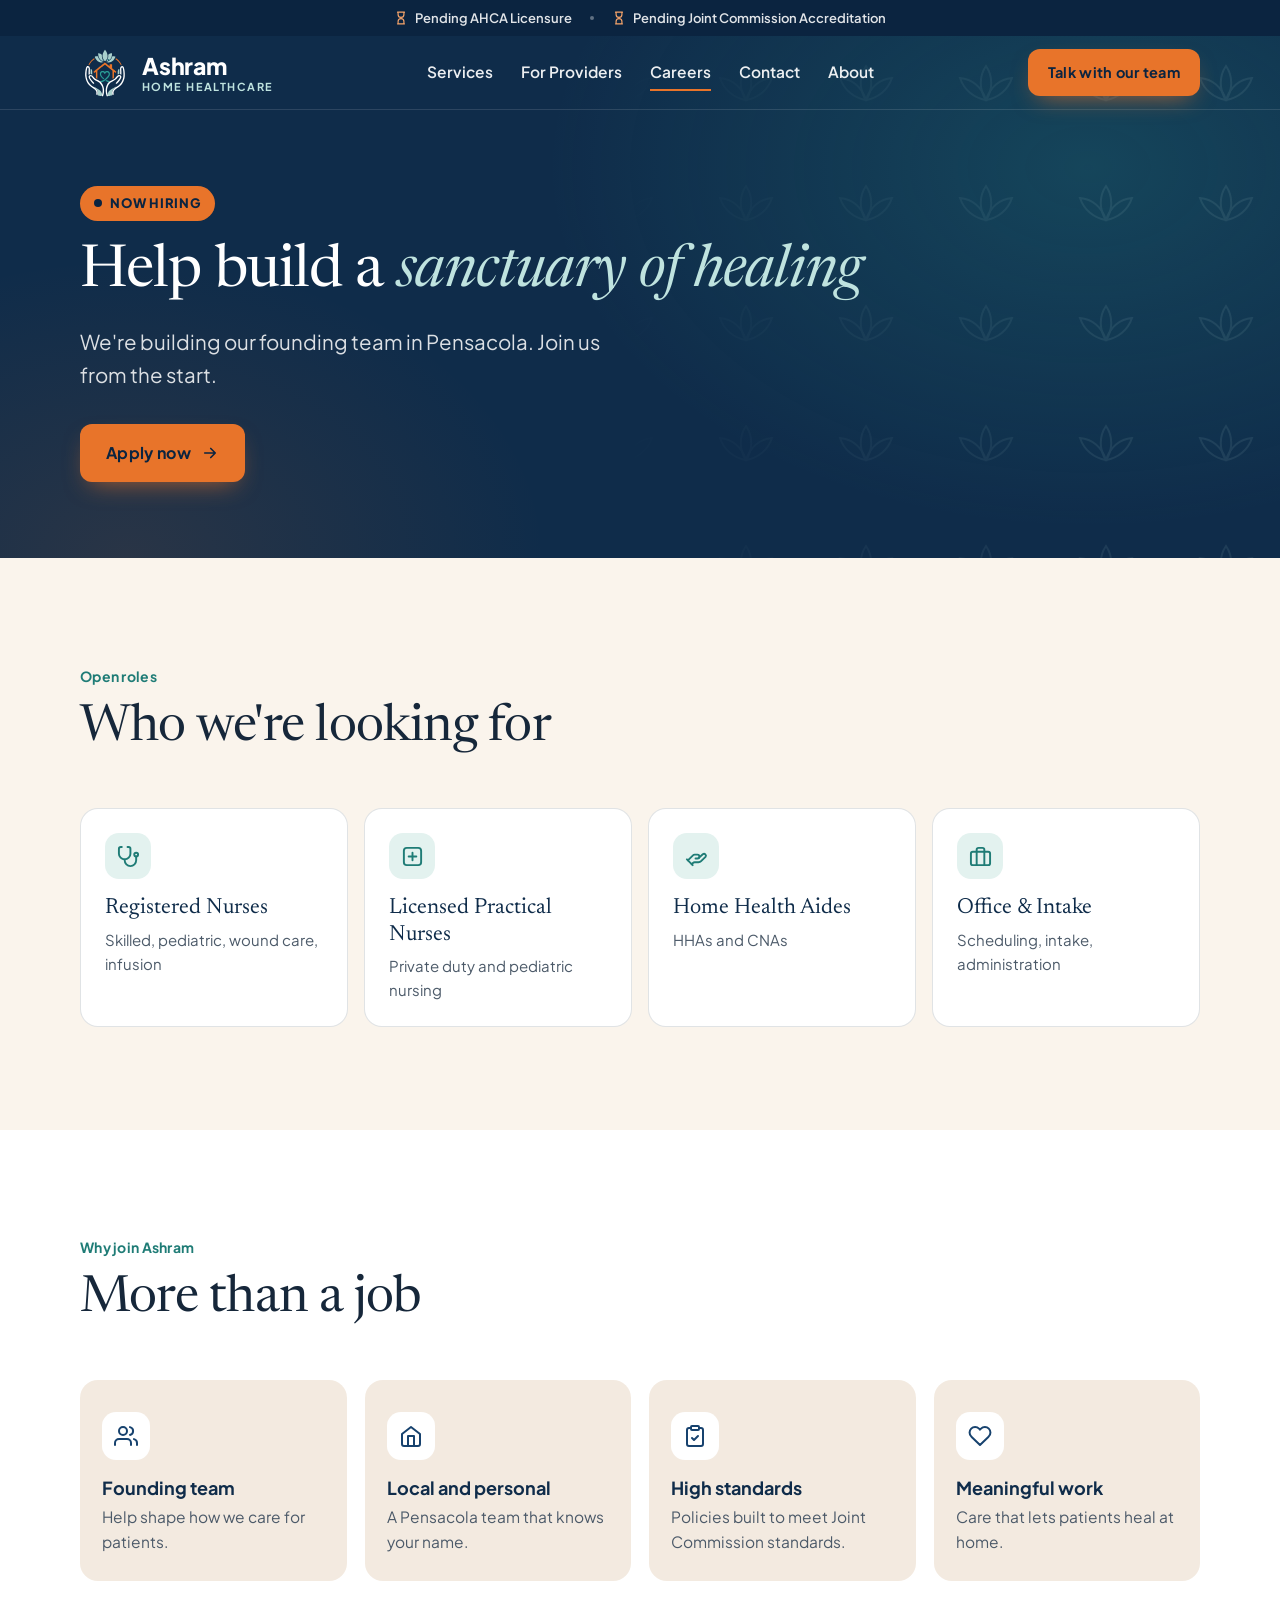
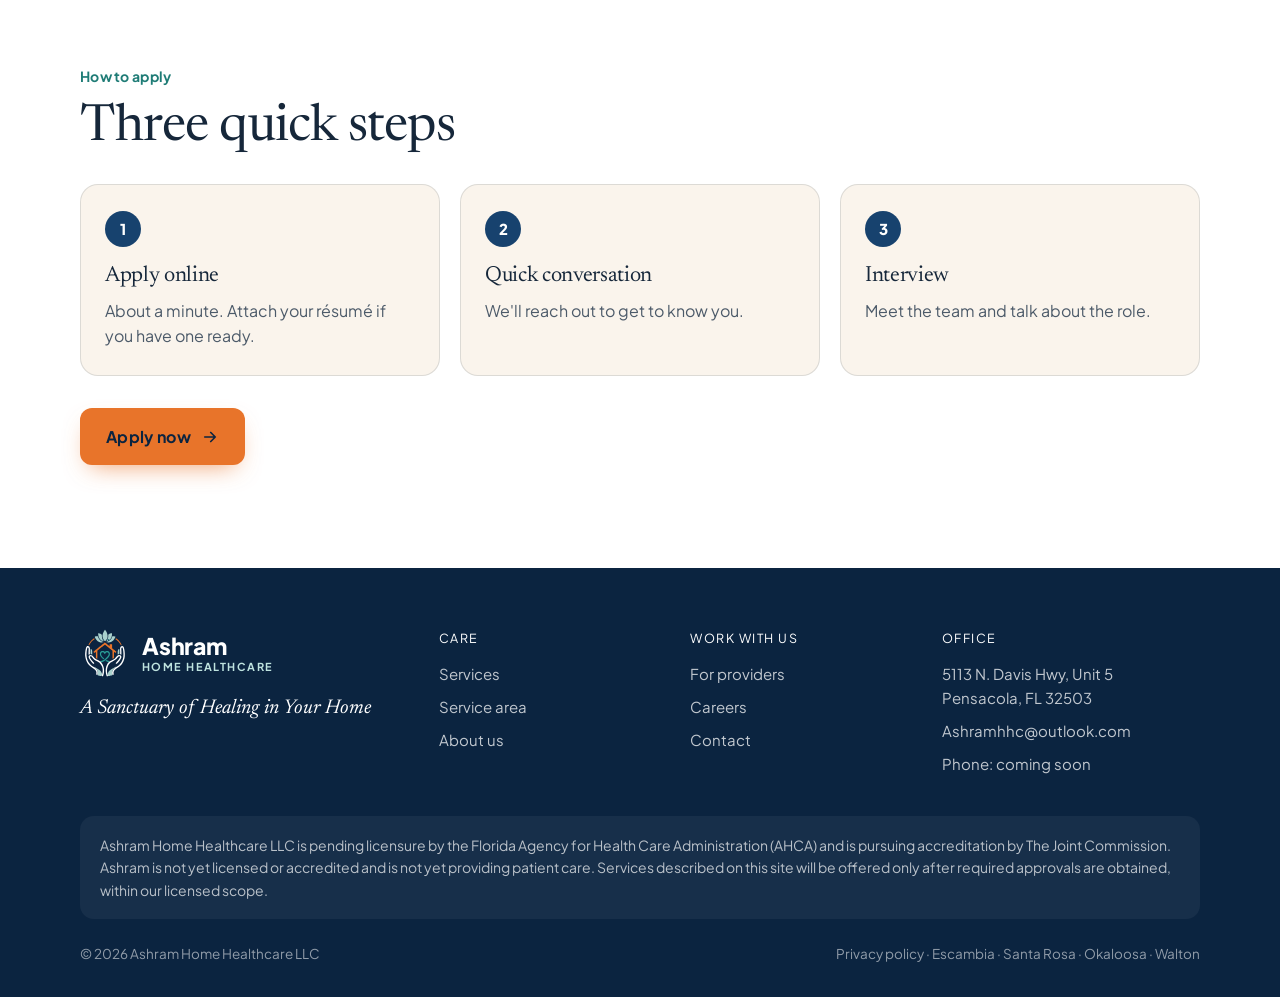
<file: careers.html>
<!DOCTYPE html>
<html lang="en">
<head>
<meta charset="UTF-8">
<meta name="viewport" content="width=device-width, initial-scale=1, viewport-fit=cover">
<title>Careers | Ashram Home Healthcare</title>
<meta name="description" content="Now hiring RNs, LPNs, home health aides, and office staff in Pensacola, Florida.">
<meta name="theme-color" content="#0F2C4A">
<meta property="og:type" content="website">
<meta property="og:site_name" content="Ashram Home Healthcare">
<meta property="og:title" content="Careers | Ashram Home Healthcare">
<meta property="og:description" content="Now hiring RNs, LPNs, home health aides, and office staff in Pensacola, Florida.">
<meta property="og:image" content="og-image.png">
<meta name="twitter:card" content="summary_large_image">
<link rel="icon" href="data:image/svg+xml,%3Csvg xmlns='http://www.w3.org/2000/svg' viewBox='0 0 200 200'%3E%3Crect width='200' height='200' rx='40' fill='%23FAF4EC'/%3E%3Cpath d='M62 100 L100 66 L138 100' fill='none' stroke='%23E8742A' stroke-width='12' stroke-linecap='round' stroke-linejoin='round'/%3E%3Cpath d='M100 150 C80 134 70 122 76 110 C82 99 95 101 100 111 C105 101 118 99 124 110 C130 122 120 134 100 150Z' fill='none' stroke='%232A9D96' stroke-width='11'/%3E%3C/svg%3E">
<link rel="preconnect" href="https://fonts.googleapis.com">
<link rel="preconnect" href="https://fonts.gstatic.com" crossorigin>
<link href="https://fonts.googleapis.com/css2?family=Newsreader:ital,opsz,wght@0,6..72,400;0,6..72,500;1,6..72,400&family=Plus+Jakarta+Sans:wght@400;500;600;700;800&display=swap" rel="stylesheet">
<link rel="stylesheet" href="styles.css">
<script src="config.js"></script>
<script type="application/ld+json">{"@context":"https://schema.org","@type":"MedicalBusiness","name":"Ashram Home Healthcare LLC","slogan":"A Sanctuary of Healing in Your Home","email":"Ashramhhc@outlook.com","address":{"@type":"PostalAddress","streetAddress":"5113 N. Davis Highway, Unit 5","addressLocality":"Pensacola","addressRegion":"FL","postalCode":"32503","addressCountry":"US"},"areaServed":["Escambia County, FL","Santa Rosa County, FL","Okaloosa County, FL","Walton County, FL"]}</script>
</head>
<body>
<a class="skip" href="#main">Skip to content</a>
<svg width="0" height="0" style="position:absolute" aria-hidden="true">
  <defs>
    <symbol id="i-phone" viewBox="0 0 24 24"><path fill="none" stroke="currentColor" stroke-width="2" stroke-linecap="round" stroke-linejoin="round" d="M22 16.9v3a2 2 0 0 1-2.2 2 19.8 19.8 0 0 1-8.6-3.1 19.5 19.5 0 0 1-6-6A19.8 19.8 0 0 1 2.1 4.2 2 2 0 0 1 4.1 2h3a2 2 0 0 1 2 1.7c.1 1 .4 1.9.7 2.8a2 2 0 0 1-.5 2.1L8 9.9a16 16 0 0 0 6 6l1.3-1.3a2 2 0 0 1 2.1-.4c.9.3 1.8.6 2.8.7a2 2 0 0 1 1.7 2z"/></symbol>
    <symbol id="i-check" viewBox="0 0 24 24"><path fill="none" stroke="currentColor" stroke-width="2.4" stroke-linecap="round" stroke-linejoin="round" d="M20 6 9 17l-5-5"/></symbol>
    <symbol id="i-check-circle" viewBox="0 0 24 24"><g fill="none" stroke="currentColor" stroke-width="2" stroke-linecap="round" stroke-linejoin="round"><circle cx="12" cy="12" r="10"/><path d="m8 12 3 3 5-6"/></g></symbol>
    <symbol id="i-shield" viewBox="0 0 24 24"><g fill="none" stroke="currentColor" stroke-width="2" stroke-linecap="round" stroke-linejoin="round"><path d="M12 22s8-4 8-10V5l-8-3-8 3v7c0 6 8 10 8 10z"/><path d="m9 12 2 2 4-4"/></g></symbol>
    <symbol id="i-star" viewBox="0 0 24 24"><path fill="currentColor" d="m12 2 3.1 6.3 6.9 1-5 4.9 1.2 6.8L12 17.8 5.8 21l1.2-6.8-5-4.9 6.9-1z"/></symbol>
    <symbol id="i-camera" viewBox="0 0 24 24"><g fill="none" stroke="currentColor" stroke-width="2" stroke-linecap="round" stroke-linejoin="round"><path d="M23 19a2 2 0 0 1-2 2H3a2 2 0 0 1-2-2V8a2 2 0 0 1 2-2h4l2-3h6l2 3h4a2 2 0 0 1 2 2z"/><circle cx="12" cy="13" r="4"/></g></symbol>
    <symbol id="i-arrow-r" viewBox="0 0 24 24"><path fill="none" stroke="currentColor" stroke-width="2.2" stroke-linecap="round" stroke-linejoin="round" d="M5 12h14M13 6l6 6-6 6"/></symbol>
    <symbol id="i-arrow-l" viewBox="0 0 24 24"><path fill="none" stroke="currentColor" stroke-width="2.2" stroke-linecap="round" stroke-linejoin="round" d="M19 12H5M11 6l-6 6 6 6"/></symbol>
    <symbol id="i-pin" viewBox="0 0 24 24"><g fill="none" stroke="currentColor" stroke-width="2" stroke-linecap="round" stroke-linejoin="round"><path d="M21 10c0 7-9 13-9 13S3 17 3 10a9 9 0 0 1 18 0z"/><circle cx="12" cy="10" r="3"/></g></symbol>
    <symbol id="i-clock" viewBox="0 0 24 24"><g fill="none" stroke="currentColor" stroke-width="2" stroke-linecap="round"><circle cx="12" cy="12" r="10"/><path d="M12 6v6l4 2"/></g></symbol>
    <symbol id="i-mail" viewBox="0 0 24 24"><g fill="none" stroke="currentColor" stroke-width="2" stroke-linecap="round" stroke-linejoin="round"><rect x="2" y="4" width="20" height="16" rx="2"/><path d="m22 6-10 7L2 6"/></g></symbol>
    <symbol id="i-lock" viewBox="0 0 24 24"><g fill="none" stroke="currentColor" stroke-width="2" stroke-linecap="round" stroke-linejoin="round"><rect x="3" y="11" width="18" height="11" rx="2"/><path d="M7 11V7a5 5 0 0 1 10 0v4"/></g></symbol>
    <symbol id="i-info" viewBox="0 0 24 24"><g fill="none" stroke="currentColor" stroke-width="2" stroke-linecap="round"><circle cx="12" cy="12" r="10"/><path d="M12 16v-4M12 8h.01"/></g></symbol>
    <symbol id="i-heart" viewBox="0 0 24 24"><path fill="none" stroke="currentColor" stroke-width="2" stroke-linecap="round" stroke-linejoin="round" d="M20.8 4.6a5.5 5.5 0 0 0-7.8 0L12 5.7l-1-1.1a5.5 5.5 0 0 0-7.8 7.8l1 1.1L12 21l7.8-7.5 1-1.1a5.5 5.5 0 0 0 0-7.8z"/></symbol>
    <symbol id="i-hand" viewBox="0 0 24 24"><g fill="none" stroke="currentColor" stroke-width="2" stroke-linecap="round" stroke-linejoin="round"><path d="M11 14h2a2 2 0 0 0 0-4h-3c-.6 0-1.1.2-1.4.6L3 16"/><path d="m7 20 1.6-1.4c.3-.4.8-.6 1.4-.6h4c1.1 0 2.1-.4 2.8-1.2l4.6-4.4a2 2 0 0 0-2.8-2.8L14.4 13.4"/><path d="m2 15 6 6"/></g></symbol>
    <symbol id="i-sun" viewBox="0 0 24 24"><g fill="none" stroke="currentColor" stroke-width="2" stroke-linecap="round"><circle cx="12" cy="12" r="4"/><path d="M12 2v2M12 20v2M4.9 4.9l1.4 1.4M17.7 17.7l1.4 1.4M2 12h2M20 12h2M4.9 19.1l1.4-1.4M17.7 6.3l1.4-1.4"/></g></symbol>
    <symbol id="i-moon" viewBox="0 0 24 24"><path fill="none" stroke="currentColor" stroke-width="2" stroke-linecap="round" stroke-linejoin="round" d="M21 12.8A9 9 0 1 1 11.2 3a7 7 0 0 0 9.8 9.8z"/></symbol>
    <symbol id="i-user" viewBox="0 0 24 24"><g fill="none" stroke="currentColor" stroke-width="2" stroke-linecap="round" stroke-linejoin="round"><path d="M20 21v-2a4 4 0 0 0-4-4H8a4 4 0 0 0-4 4v2"/><circle cx="12" cy="7" r="4"/></g></symbol>
    <symbol id="i-users" viewBox="0 0 24 24"><g fill="none" stroke="currentColor" stroke-width="2" stroke-linecap="round" stroke-linejoin="round"><path d="M17 21v-2a4 4 0 0 0-4-4H5a4 4 0 0 0-4 4v2"/><circle cx="9" cy="7" r="4"/><path d="M23 21v-2a4 4 0 0 0-3-3.9M16 3.1a4 4 0 0 1 0 7.8"/></g></symbol>
    <symbol id="i-home" viewBox="0 0 24 24"><g fill="none" stroke="currentColor" stroke-width="2" stroke-linecap="round" stroke-linejoin="round"><path d="m3 10 9-7 9 7v10a2 2 0 0 1-2 2H5a2 2 0 0 1-2-2z"/><path d="M9 22V12h6v10"/></g></symbol>
    <symbol id="i-bath" viewBox="0 0 24 24"><g fill="none" stroke="currentColor" stroke-width="2" stroke-linecap="round" stroke-linejoin="round"><path d="M9 6 6.5 3.5a1.5 1.5 0 0 0-2.1 0L4 4a1.5 1.5 0 0 0-.4 1V17a2 2 0 0 0 2 2h12a2 2 0 0 0 2-2v-5H2"/><path d="M7 19v2M17 19v2"/></g></symbol>
    <symbol id="i-meal" viewBox="0 0 24 24"><g fill="none" stroke="currentColor" stroke-width="2" stroke-linecap="round" stroke-linejoin="round"><path d="M3 2v7c0 1.1.9 2 2 2h2a2 2 0 0 0 2-2V2M6 2v20M21 15V2a5 5 0 0 0-5 5v6c0 1.1.9 2 2 2h3zm0 0v7"/></g></symbol>
    <symbol id="i-pill" viewBox="0 0 24 24"><g fill="none" stroke="currentColor" stroke-width="2" stroke-linecap="round" stroke-linejoin="round"><path d="m10.5 20.5 10-10a4.95 4.95 0 1 0-7-7l-10 10a4.95 4.95 0 1 0 7 7z"/><path d="m8.5 8.5 7 7"/></g></symbol>
    <symbol id="i-chat" viewBox="0 0 24 24"><path fill="none" stroke="currentColor" stroke-width="2" stroke-linecap="round" stroke-linejoin="round" d="M21 11.5a8.4 8.4 0 0 1-9 8.4 8.5 8.5 0 0 1-3.8-.9L3 21l1.9-5.7A8.5 8.5 0 1 1 21 11.5z"/></symbol>
    <symbol id="i-car" viewBox="0 0 24 24"><g fill="none" stroke="currentColor" stroke-width="2" stroke-linecap="round" stroke-linejoin="round"><path d="M5 17H3v-5l2-5h14l2 5v5h-2"/><circle cx="7" cy="17" r="2"/><circle cx="17" cy="17" r="2"/><path d="M9 17h6M3 12h18"/></g></symbol>
    <symbol id="i-brain" viewBox="0 0 24 24"><g fill="none" stroke="currentColor" stroke-width="2" stroke-linecap="round" stroke-linejoin="round"><path d="M9.5 2A2.5 2.5 0 0 1 12 4.5v15a2.5 2.5 0 0 1-4.96.44 2.5 2.5 0 0 1-2.96-3.08 3 3 0 0 1-.34-5.58 2.5 2.5 0 0 1 1.32-4.24A2.5 2.5 0 0 1 9.5 2z"/><path d="M14.5 2A2.5 2.5 0 0 0 12 4.5v15a2.5 2.5 0 0 0 4.96.44 2.5 2.5 0 0 0 2.96-3.08 3 3 0 0 0 .34-5.58 2.5 2.5 0 0 0-1.32-4.24A2.5 2.5 0 0 0 14.5 2z"/></g></symbol>
    <symbol id="i-hospital" viewBox="0 0 24 24"><g fill="none" stroke="currentColor" stroke-width="2" stroke-linecap="round" stroke-linejoin="round"><rect x="3" y="3" width="18" height="18" rx="3"/><path d="M12 8v8M8 12h8"/></g></symbol>
    <symbol id="i-broom" viewBox="0 0 24 24"><g fill="none" stroke="currentColor" stroke-width="2" stroke-linecap="round" stroke-linejoin="round"><path d="m13 11 8-8"/><path d="M8.5 11.5 12.5 15.5 9 22l-7-7z"/><path d="m6 18 2-2"/></g></symbol>
    <symbol id="i-wallet" viewBox="0 0 24 24"><g fill="none" stroke="currentColor" stroke-width="2" stroke-linecap="round" stroke-linejoin="round"><path d="M20 12V8H6a2 2 0 0 1 0-4h12v4"/><path d="M4 6v12a2 2 0 0 0 2 2h14v-4"/><path d="M18 12a2 2 0 0 0 0 4h4v-4z"/></g></symbol>
    <symbol id="i-doc" viewBox="0 0 24 24"><g fill="none" stroke="currentColor" stroke-width="2" stroke-linecap="round" stroke-linejoin="round"><path d="M14 2H6a2 2 0 0 0-2 2v16a2 2 0 0 0 2 2h12a2 2 0 0 0 2-2V8z"/><path d="M14 2v6h6M9 13h6M9 17h6"/></g></symbol>
    <symbol id="i-flag" viewBox="0 0 24 24"><g fill="none" stroke="currentColor" stroke-width="2" stroke-linecap="round" stroke-linejoin="round"><path d="M4 15s1-1 4-1 5 2 8 2 4-1 4-1V3s-1 1-4 1-5-2-8-2-4 1-4 1z"/><path d="M4 22v-7"/></g></symbol>
    <symbol id="i-medicaid" viewBox="0 0 24 24"><g fill="none" stroke="currentColor" stroke-width="2" stroke-linecap="round" stroke-linejoin="round"><path d="M3 21h18M5 21V10M19 21V10M9 21v-6h6v6M2 10l10-7 10 7"/></g></symbol>


    <symbol id="i-hourglass" viewBox="0 0 24 24"><path fill="none" stroke="currentColor" stroke-width="2" stroke-linecap="round" stroke-linejoin="round" d="M6 2h12M6 22h12M7 2v4a5 5 0 0 0 10 0V2M7 22v-4a5 5 0 0 1 10 0v4"/></symbol>
    <symbol id="i-steth" viewBox="0 0 24 24"><g fill="none" stroke="currentColor" stroke-width="2" stroke-linecap="round" stroke-linejoin="round"><path d="M5 2H4a2 2 0 0 0-2 2v5a6 6 0 0 0 12 0V4a2 2 0 0 0-2-2h-1"/><path d="M8 15v1a6 6 0 0 0 12 0v-4"/><circle cx="20" cy="10" r="2"/></g></symbol>
    <symbol id="i-drop" viewBox="0 0 24 24"><g fill="none" stroke="currentColor" stroke-width="2" stroke-linecap="round" stroke-linejoin="round"><path d="M12 2.7 17.7 8.3a8 8 0 1 1-11.4 0z"/><path d="M12 11v6M9 14h6"/></g></symbol>
    <symbol id="i-bandage" viewBox="0 0 24 24"><g fill="none" stroke="currentColor" stroke-width="2" stroke-linecap="round" stroke-linejoin="round"><rect x="2" y="7" width="20" height="10" rx="5" transform="rotate(-45 12 12)"/><path d="M12 10h.01M10 12h.01M14 12h.01M12 14h.01"/></g></symbol>
    <symbol id="i-book" viewBox="0 0 24 24"><g fill="none" stroke="currentColor" stroke-width="2" stroke-linecap="round" stroke-linejoin="round"><path d="M4 19.5A2.5 2.5 0 0 1 6.5 17H20V2H6.5A2.5 2.5 0 0 0 4 4.5z"/><path d="M6.5 17A2.5 2.5 0 0 0 4 19.5 2.5 2.5 0 0 0 6.5 22H20v-5"/></g></symbol>
    <symbol id="i-network" viewBox="0 0 24 24"><g fill="none" stroke="currentColor" stroke-width="2" stroke-linecap="round" stroke-linejoin="round"><circle cx="12" cy="5" r="3"/><circle cx="5" cy="19" r="3"/><circle cx="19" cy="19" r="3"/><path d="M12 8v3M12 11l-5 5.5M12 11l5 5.5"/></g></symbol>
    <symbol id="i-clipboard" viewBox="0 0 24 24"><g fill="none" stroke="currentColor" stroke-width="2" stroke-linecap="round" stroke-linejoin="round"><rect x="8" y="2" width="8" height="4" rx="1"/><path d="M16 4h2a2 2 0 0 1 2 2v14a2 2 0 0 1-2 2H6a2 2 0 0 1-2-2V6a2 2 0 0 1 2-2h2"/><path d="m9 14 2 2 4-4"/></g></symbol>
    <symbol id="i-briefcase" viewBox="0 0 24 24"><g fill="none" stroke="currentColor" stroke-width="2" stroke-linecap="round" stroke-linejoin="round"><rect x="2" y="7" width="20" height="14" rx="2"/><path d="M16 21V5a2 2 0 0 0-2-2h-4a2 2 0 0 0-2 2v16"/></g></symbol>
    <symbol id="i-building" viewBox="0 0 24 24"><g fill="none" stroke="currentColor" stroke-width="2" stroke-linecap="round" stroke-linejoin="round"><path d="M3 21h18M5 21V5a2 2 0 0 1 2-2h10a2 2 0 0 1 2 2v16M9 7h2M13 7h2M9 11h2M13 11h2M9 15h2M13 15h2"/></g></symbol>
    <symbol id="i-send" viewBox="0 0 24 24"><g fill="none" stroke="currentColor" stroke-width="2" stroke-linecap="round" stroke-linejoin="round"><path d="M22 2 11 13M22 2l-7 20-4-9-9-4z"/></g></symbol>
    <symbol id="i-map" viewBox="0 0 24 24"><g fill="none" stroke="currentColor" stroke-width="2" stroke-linecap="round" stroke-linejoin="round"><path d="M1 6v16l7-4 8 4 7-4V2l-7 4-8-4z"/><path d="M8 2v16M16 6v16"/></g></symbol>
    <symbol id="i-dollar" viewBox="0 0 24 24"><path fill="none" stroke="currentColor" stroke-width="2" stroke-linecap="round" stroke-linejoin="round" d="M12 1v22M17 5H9.5a3.5 3.5 0 0 0 0 7h5a3.5 3.5 0 0 1 0 7H6"/></symbol>
    <symbol id="i-plus" viewBox="0 0 24 24"><path fill="none" stroke="currentColor" stroke-width="2.6" stroke-linecap="round" d="M12 5v14M5 12h14"/></symbol>
    <!-- Logo mark: traced from the original Ashram logo -->
    <symbol id="logo-mark" viewBox="0 0 390 445"><path fill-rule="evenodd" fill="#A9D1CD" d="M224.1 428.0C223.0 427.7 222.6 426.9 222.0 424.7C221.7 423.6 220.8 420.7 219.9 418.2C216.3 408.3 216.2 407.1 219.0 405.6C220.4 404.8 221.0 403.9 222.4 400.0C229.0 381.2 241.4 371.2 287.1 347.7C291.4 345.4 292.4 345.2 293.1 346.0C294.2 347.2 293.2 348.3 287.3 352.3C274.5 360.9 269.2 366.3 263.7 376.1C257.6 387.0 256.5 398.6 260.0 413.2C261.2 418.1 260.9 419.1 258.2 420.1C255.2 421.1 239.3 425.6 235.4 426.5C228.5 428.0 225.5 428.4 224.1 428.0ZM161.1 427.8C154.5 426.9 133.3 421.3 130.0 419.6C128.0 418.6 127.9 417.2 129.0 412.5C130.9 404.8 131.3 400.0 130.6 394.1C129.5 383.5 126.7 376.9 119.9 368.1C115.8 362.9 112.5 359.8 106.0 355.1C99.3 350.1 98.7 349.7 98.5 349.1C98.1 348.3 98.4 347.3 99.1 347.1C100.1 346.8 101.8 347.4 105.2 349.3C106.9 350.3 112.0 353.0 116.4 355.3C127.1 360.9 137.3 367.0 143.0 371.3C154.9 380.2 162.3 389.6 165.8 400.3C166.9 403.8 167.6 404.8 169.4 405.8C171.2 406.7 171.1 408.8 169.0 414.3C167.8 417.7 165.8 423.4 165.2 425.6C164.7 427.4 163.4 428.1 161.1 427.8ZM309.1 235.4C307.8 234.8 307.8 234.7 308.0 220.9C308.3 204.4 308.6 201.9 310.7 197.1C313.4 190.9 318.5 185.7 321.1 186.4C322.3 186.6 322.4 187.6 322.6 194.6C322.7 198.2 322.9 203.3 323.1 206.0C324.0 217.2 323.3 229.1 321.7 231.5C321.1 232.4 320.2 232.8 316.5 233.6C315.5 233.9 314.0 234.3 313.0 234.7C310.8 235.6 310.0 235.8 309.1 235.4ZM76.6 234.7C75.4 234.3 73.3 233.8 72.1 233.5C67.5 232.5 67.6 232.6 66.9 223.8C66.4 218.3 66.4 210.5 66.8 204.9C66.9 202.7 67.1 198.1 67.2 194.8C67.4 188.4 67.6 187.3 68.6 186.9C71.8 185.7 77.2 191.7 79.5 198.8C81.1 203.9 81.3 205.7 81.4 220.0C81.6 234.4 81.6 234.5 80.1 235.1C79.1 235.6 79.3 235.6 76.6 234.7ZM223.4 129.1C221.2 128.9 217.0 128.2 214.4 127.6C210.7 126.7 209.5 125.9 209.5 124.7C209.5 123.6 210.6 122.9 213.6 122.1C229.6 118.0 241.9 109.3 250.8 96.1C254.0 91.2 255.9 87.2 258.0 80.6C259.6 75.3 260.0 75.0 265.1 74.5C270.0 74.0 274.8 74.4 283.6 76.2C288.8 77.2 288.8 79.0 283.5 89.8C279.2 98.3 273.9 105.9 268.2 111.4C255.2 124.0 239.6 130.2 223.4 129.1ZM157.8 128.5C145.1 126.8 135.9 122.5 126.0 113.8C118.9 107.4 113.2 99.6 107.8 88.5C104.0 80.6 103.6 79.1 104.9 77.6C106.4 75.8 117.7 74.0 125.8 74.3C131.8 74.5 132.0 74.7 133.6 79.7C137.4 91.5 144.2 102.7 150.9 108.1C159.4 114.8 167.9 119.4 176.7 122.0C180.9 123.2 181.6 123.9 180.7 125.5C179.3 128.1 167.0 129.7 157.8 128.5ZM207.8 117.1C206.7 116.0 207.1 115.2 210.8 110.9C215.4 105.4 219.0 98.1 221.5 89.0C224.0 80.2 223.8 81.0 223.9 70.6C223.9 60.1 223.8 60.6 226.1 58.6C230.7 54.4 238.9 50.3 247.8 47.7C254.7 45.7 256.8 45.8 257.5 47.9C257.9 49.2 257.7 56.0 257.0 61.5C254.7 80.1 249.3 92.0 238.3 102.6C233.8 106.8 232.1 107.1 231.2 103.7C230.5 101.5 229.1 100.8 225.7 101.1C222.7 101.4 220.8 102.4 219.6 104.4C218.2 106.8 219.2 108.7 222.4 109.5C225.3 110.2 225.2 112.0 222.1 113.6C220.2 114.5 214.1 116.7 211.9 117.3C209.2 117.9 208.6 117.9 207.8 117.1ZM177.2 116.7C165.7 113.2 157.1 107.2 148.4 96.9C144.9 92.7 142.3 87.7 139.5 79.8C137.5 73.9 137.2 73.1 136.3 67.8C134.5 58.6 133.8 50.3 134.5 48.2C135.3 45.8 137.4 45.9 146.6 48.9C156.6 52.2 164.3 56.6 166.4 60.2L167.1 61.4L167.1 67.8C167.0 74.0 167.0 74.4 167.9 80.4C168.8 87.2 170.0 92.1 171.4 95.3C173.4 100.0 177.6 107.0 180.7 111.2C182.5 113.5 183.0 114.5 183.0 115.5C183.0 117.3 180.8 117.7 177.2 116.7ZM193.1 116.7C191.9 116.1 188.1 112.2 185.5 108.8C178.9 100.5 174.5 89.7 173.1 78.8C172.6 74.8 172.6 68.2 173.1 65.2C173.3 63.9 173.6 61.8 173.7 60.4C174.5 53.9 178.0 43.2 182.3 34.6C185.1 29.1 192.2 17.8 193.4 16.7C194.4 16.0 196.0 16.1 197.0 16.9C197.8 17.6 201.7 23.2 204.1 27.2C206.2 30.6 210.9 40.2 212.7 44.8C216.3 53.9 218.7 65.9 218.4 73.5C217.8 88.3 214.2 97.6 204.1 109.9C198.3 117.0 196.2 118.3 193.1 116.7Z"/><path fill-rule="evenodd" fill="#2A9D96" d="M159.6 304.3C159.2 304.0 158.2 303.1 157.4 302.3C156.6 301.4 155.0 300.0 153.9 299.2C149.4 295.8 149.4 295.3 153.6 294.5C170.8 291.1 181.8 285.7 197.8 272.9C207.8 264.9 213.4 259.1 220.1 250.2C226.1 242.3 228.1 237.2 228.1 230.4C228.0 220.5 219.2 212.9 210.5 215.3C204.4 217.0 200.0 221.4 198.0 227.8C197.0 230.9 196.4 231.5 194.0 231.5C191.9 231.5 191.4 231.1 190.4 228.5C186.6 218.5 178.6 213.1 170.8 215.3C165.0 216.9 161.3 221.3 160.1 228.3C159.1 234.2 160.8 239.8 166.4 248.1C170.2 253.9 178.4 262.8 185.7 269.1C188.3 271.4 188.8 272.2 188.2 272.9C187.7 273.5 182.0 277.5 181.1 277.9C179.9 278.4 179.7 278.2 175.7 274.6C165.1 264.9 155.6 253.0 152.1 245.0C149.4 238.8 148.5 229.3 150.1 223.4C152.4 214.8 158.4 208.1 166.3 205.3L168.9 204.4L174.0 204.4C178.8 204.4 179.2 204.4 181.3 205.1C185.5 206.4 189.3 208.7 192.3 212.0C193.8 213.5 194.1 213.6 195.5 212.1C198.8 208.7 203.3 206.0 207.7 204.8C211.3 203.8 217.3 203.8 220.6 204.8C234.9 209.2 241.8 223.0 238.0 239.5C235.1 252.2 222.9 267.6 204.0 282.3C202.8 283.2 200.8 284.9 199.4 286.0C196.4 288.4 186.4 295.2 182.9 297.1C178.4 299.6 170.9 302.4 164.5 304.0C161.1 304.9 160.6 304.9 159.6 304.3ZM225.5 304.1C217.1 302.0 213.2 300.6 205.6 296.9C199.3 293.8 198.5 293.0 199.9 291.6C201.1 290.5 206.8 286.2 207.5 286.0C208.3 285.6 208.7 285.7 213.8 288.1C221.0 291.4 227.3 293.4 234.4 294.6C238.4 295.4 238.6 295.9 235.6 298.2C234.7 298.9 232.8 300.5 231.5 301.7C228.2 304.8 228.2 304.8 225.5 304.1ZM223.2 109.8C220.5 109.6 217.8 108.0 217.8 106.6C217.8 105.9 221.2 102.1 222.6 101.3C223.8 100.5 227.0 100.6 231.4 101.4C232.4 101.6 232.4 102.5 231.2 105.0C230.1 107.5 229.7 108.2 228.1 109.3C227.1 110.1 227.1 110.0 223.2 109.8ZM168.6 108.9C167.6 107.9 167.7 107.5 168.8 106.5C170.6 104.8 171.5 104.2 172.4 104.5C172.8 104.6 173.6 104.8 174.1 104.9C175.4 105.2 175.7 105.7 175.3 107.0C174.7 109.0 173.9 109.4 171.3 109.4C169.3 109.4 169.0 109.4 168.6 108.9Z"/><path fill-rule="evenodd" fill="#E8742A" d="M262.1 273.6C261.8 273.2 261.7 270.0 261.8 237.9C261.8 209.9 261.7 202.5 261.5 201.9C261.1 201.1 258.7 199.0 253.2 194.9C251.1 193.3 248.7 191.3 247.9 190.6C247.1 189.9 244.7 188.0 242.6 186.5C240.6 185.0 237.7 182.7 236.1 181.4C234.6 180.1 231.6 177.8 229.5 176.1C227.4 174.5 224.4 172.1 222.8 170.8C221.1 169.5 218.5 167.4 217.0 166.1C214.0 163.8 206.1 157.5 198.8 151.7C196.1 149.6 194.2 148.2 193.9 148.2C193.3 148.2 192.4 148.9 181.9 157.4C179.3 159.4 176.6 161.6 175.9 162.1C175.2 162.6 173.1 164.3 171.2 165.9C169.4 167.4 167.1 169.2 166.2 169.9C164.4 171.3 157.2 177.1 152.4 181.0C150.6 182.5 147.4 185.0 145.4 186.6C143.3 188.2 139.8 191.0 137.6 192.8C135.4 194.6 132.3 197.1 130.8 198.3C129.3 199.5 127.9 200.7 127.6 201.1C127.3 201.6 127.2 205.3 127.2 237.0C127.1 274.1 127.1 273.5 126.0 273.5C125.5 273.5 118.3 269.7 116.0 268.2C115.3 267.8 114.7 267.2 114.5 266.8C114.4 266.3 114.2 257.7 114.2 239.7C114.1 211.7 114.2 212.5 113.0 212.5C112.8 212.5 112.4 212.7 112.2 212.9C111.3 214.0 101.4 221.6 100.5 221.9C100.2 222.0 99.7 221.9 99.4 221.6C98.8 221.2 93.9 215.0 93.0 213.4C92.2 212.0 92.6 211.4 95.8 208.7C97.4 207.4 99.8 205.4 101.1 204.2C102.5 203.1 105.7 200.4 108.2 198.4C110.8 196.3 114.3 193.5 116.0 192.0C117.7 190.5 120.9 187.9 123.1 186.1C125.3 184.4 128.7 181.6 130.6 180.0C132.6 178.4 138.0 174.0 142.6 170.1C147.3 166.3 152.0 162.5 153.0 161.7C154.0 160.8 157.7 157.8 161.2 155.0C164.8 152.2 169.2 148.7 171.1 147.1C173.1 145.6 175.4 143.7 176.4 143.0C177.3 142.2 179.3 140.7 180.6 139.5C182.0 138.4 184.2 136.6 185.6 135.5C187.0 134.5 188.9 133.0 189.9 132.2C192.4 130.2 193.5 129.5 194.3 129.5C195.1 129.5 197.0 130.9 203.7 136.4C209.2 141.0 210.7 142.2 214.2 145.0C219.9 149.4 224.2 152.9 225.8 154.3C227.7 156.0 235.3 162.0 235.5 162.0C235.6 162.0 235.9 161.8 236.1 161.6C236.5 161.2 236.5 161.0 236.6 151.8C236.6 146.3 236.6 146.3 237.2 145.6L237.8 145.0L247.5 145.0L257.2 145.0L257.7 145.6L258.2 146.2L258.2 163.2L258.2 180.2L258.8 181.0C259.1 181.5 261.2 183.3 263.5 185.1C265.8 186.9 271.0 191.1 275.1 194.4C279.2 197.7 283.9 201.4 285.5 202.7C292.4 208.3 295.7 211.1 296.0 212.0C296.3 212.8 295.7 213.8 292.4 217.9C288.6 222.4 288.3 222.6 285.9 220.7C283.0 218.5 278.0 214.5 277.1 213.7C276.4 213.1 275.7 212.8 275.4 212.8L274.9 212.9L274.8 240.0C274.6 266.2 274.6 267.2 274.2 267.7C273.4 268.6 263.6 274.0 262.9 274.0C262.7 274.0 262.4 273.8 262.1 273.6ZM50.7 153.0C48.4 152.2 48.1 151.7 48.6 149.9C49.3 147.9 54.2 137.9 56.4 134.4C66.9 116.8 79.5 103.3 94.8 93.0C98.7 90.4 98.5 90.4 100.8 95.0C103.2 99.6 103.3 99.2 98.6 102.3C80.7 114.2 65.8 130.7 56.7 148.7C53.8 154.3 53.9 154.3 50.7 153.0ZM337.2 153.1C336.7 152.8 336.1 151.9 335.0 149.7C329.4 138.5 319.9 125.9 310.3 116.9C304.6 111.4 297.2 105.4 292.7 102.6C290.1 100.9 288.8 99.7 288.8 99.1C288.8 98.7 291.8 92.6 292.5 91.9C293.4 90.8 294.5 91.4 302.8 98.0C317.8 109.9 330.1 125.2 338.8 142.6C340.8 146.7 342.5 150.4 342.5 150.8C342.5 151.7 342.0 152.2 340.8 152.5C340.2 152.6 339.3 152.9 338.8 153.1C338.0 153.4 337.8 153.4 337.2 153.1Z"/><path fill-rule="evenodd" fill="var(--hand, #17426E)" d="M172.2 429.6C171.1 429.4 169.2 429.1 168.1 428.9C166.6 428.7 165.9 428.5 165.5 428.1L165.0 427.6L165.7 425.1C166.1 423.7 167.2 420.5 168.1 418.0C176.7 394.2 177.1 367.8 169.3 344.8C165.3 333.1 157.9 321.3 149.1 312.7C142.1 305.9 137.6 303.0 123.9 296.1C118.2 293.3 112.0 290.1 110.2 289.0C101.1 283.5 94.6 277.3 83.6 263.8C75.9 254.3 73.0 252.0 68.5 251.8C65.9 251.7 64.7 252.0 63.2 253.1C61.9 254.1 60.7 256.1 60.8 257.4C60.8 262.4 70.9 279.8 81.2 292.3C83.5 295.1 89.5 301.3 92.5 304.0C98.4 309.3 99.2 310.5 98.9 313.4C98.7 316.5 96.5 318.4 93.2 318.4C90.5 318.4 89.9 317.9 82.9 310.9C74.5 302.5 68.6 295.3 62.1 285.6C50.2 267.9 47.8 261.1 50.1 252.0C51.0 248.6 51.7 247.2 54.1 244.9C60.9 238.1 71.8 237.8 81.1 244.1C84.6 246.4 87.5 249.4 94.1 257.6C100.5 265.6 107.0 271.9 113.1 276.0C115.9 277.9 123.1 281.8 130.8 285.6C137.9 289.1 142.1 291.4 145.2 293.4C146.1 294.0 147.5 294.7 148.2 295.1C149.0 295.5 150.4 296.4 151.2 297.1C152.1 297.8 153.4 298.8 154.0 299.2C155.7 300.5 158.9 303.7 160.1 305.2C160.6 306.0 162.1 307.8 163.4 309.2C171.3 318.3 177.6 330.2 181.9 343.8C186.7 358.7 188.2 378.8 185.9 396.5C184.6 405.8 183.2 412.0 179.8 422.1C176.9 430.7 177.2 430.4 172.2 429.6ZM210.7 429.4C209.3 427.9 205.2 414.8 203.4 405.8C200.1 389.1 199.9 374.2 202.9 357.0C205.9 339.4 215.3 319.5 225.8 308.1C226.8 307.0 228.0 305.6 228.4 305.0C229.8 302.9 236.8 296.9 239.2 295.6C239.6 295.4 241.2 294.5 242.7 293.5C245.6 291.6 252.4 288.1 256.9 286.1C265.7 282.3 275.6 276.7 280.7 272.7C284.9 269.4 291.9 262.0 297.9 254.6C303.6 247.5 307.1 244.3 311.5 242.1C321.4 237.2 333.0 239.6 338.3 247.8C340.2 250.8 341.3 256.2 340.7 260.0C339.5 269.1 328.9 286.8 315.3 302.5C312.1 306.3 301.0 316.9 299.5 317.6C295.3 319.7 290.8 317.3 290.8 313.0C290.8 310.1 291.5 308.8 295.0 306.1C305.1 297.9 315.9 284.5 323.8 270.1C328.4 261.7 329.4 259.6 329.4 257.6C329.4 252.1 323.1 249.8 316.8 253.0C313.9 254.4 312.6 255.8 305.2 265.2C292.2 281.5 283.7 287.9 262.2 297.7C254.4 301.3 251.9 302.7 247.5 305.7C234.1 315.0 224.3 328.9 218.4 347.0C216.4 353.2 215.8 355.6 214.8 361.0C214.1 364.8 213.8 367.0 213.0 374.3C212.7 377.3 212.7 385.3 213.0 387.4C213.1 388.2 213.6 391.9 214.0 395.5C214.9 402.6 216.5 409.9 218.3 415.0C221.4 423.5 222.5 427.3 222.1 427.9C221.9 428.2 221.5 428.5 221.2 428.6C220.7 428.7 219.4 428.9 215.8 429.5C212.3 430.0 211.3 430.0 210.7 429.4ZM262.1 417.5C261.2 416.7 259.7 411.1 258.7 404.7C256.4 389.5 263.0 372.7 275.5 361.6C279.9 357.7 288.8 351.4 298.0 345.6C314.2 335.5 329.7 321.3 337.9 309.0C349.1 292.2 355.6 275.3 358.1 256.6C360.1 242.0 359.9 225.0 357.6 206.9C355.5 190.1 353.2 179.0 351.2 175.5C350.4 174.1 348.6 172.7 347.4 172.8C344.7 172.8 341.9 176.3 340.8 181.0C340.2 183.9 340.2 193.7 341.0 202.6C341.5 208.8 341.5 210.8 341.4 218.8C341.3 225.6 340.8 236.6 340.5 237.4C340.4 237.6 339.7 238.3 339.5 238.3C339.4 238.3 338.8 237.9 338.3 237.4C336.8 236.0 334.5 234.7 332.1 233.8C329.3 232.7 329.2 232.4 329.3 229.7C330.1 217.8 330.1 210.8 329.3 201.1C328.8 194.0 328.6 186.2 329.0 182.6C330.2 171.4 334.7 164.2 342.2 161.6C344.9 160.6 349.4 160.6 352.2 161.5C360.8 164.3 364.5 172.2 368.0 195.6C371.5 219.2 372.4 240.7 370.5 256.0C369.6 263.0 369.4 264.3 368.2 270.1C366.6 277.7 362.2 290.3 358.4 298.1C350.5 314.1 344.4 323.0 333.6 334.0C325.2 342.5 315.7 350.0 304.6 356.8C300.7 359.1 287.8 367.8 286.0 369.2C279.2 374.6 274.2 381.7 272.3 388.6C270.3 395.7 270.4 400.3 272.5 409.1C273.8 414.4 274.2 413.8 267.0 416.6C263.2 418.1 262.7 418.1 262.1 417.5ZM121.1 415.9C118.5 414.9 116.7 414.1 116.3 413.6L115.6 413.0L116.6 409.2C117.1 407.1 117.6 404.8 117.7 404.0C118.8 398.8 118.0 391.5 115.9 386.0C111.8 375.5 105.4 369.4 85.1 356.7C74.5 350.0 65.1 342.6 57.0 334.5C50.2 327.6 46.7 323.3 41.5 315.4C29.5 297.1 21.4 274.4 19.0 252.4C17.5 238.7 18.3 217.8 20.8 202.0C22.6 190.3 24.5 181.6 26.4 175.1C29.3 165.4 34.6 160.8 43.0 160.9C52.5 161.0 58.2 167.1 60.6 179.6C61.1 182.3 61.1 192.2 60.6 201.1C60.1 209.4 60.2 223.2 60.9 228.5C61.3 232.5 61.3 232.6 59.1 233.5C56.5 234.5 53.4 236.2 51.9 237.3C50.4 238.4 49.7 238.6 49.4 237.8C48.2 234.8 48.0 207.7 49.1 198.9C49.6 194.7 49.5 181.5 48.9 179.5C47.0 172.6 42.3 170.7 39.0 175.3C37.7 177.1 35.9 184.2 34.0 195.2C32.8 202.6 32.6 204.0 31.7 211.4C29.7 229.8 29.9 245.5 32.4 259.5C36.2 281.6 46.7 303.7 61.0 320.0C65.2 324.7 65.3 324.8 74.7 332.9C78.9 336.5 87.4 342.7 95.4 348.1C109.5 357.6 114.0 361.3 119.2 367.8C126.1 376.4 128.8 382.9 130.1 393.3C130.9 399.6 130.4 405.2 128.5 412.7C127.1 418.3 127.3 418.2 121.1 415.9Z"/></symbol>
  </defs>
</svg>
<header class="header" id="header">
  <div class="statusbar if-any-pending" role="note">
    <span class="if-pending"><svg><use href="#i-hourglass"/></svg>Pending AHCA Licensure</span>
    <i class="sep if-pending if-jc-pending"></i>
    <span class="if-jc-pending"><svg><use href="#i-hourglass"/></svg>Pending Joint Commission Accreditation</span>
  </div>
  <div class="header-row">
    <div class="wrap">
      <a href="index.html" class="brand" aria-label="Ashram Home Healthcare, home">
        <svg class="logo" aria-hidden="true"><use href="#logo-mark"/></svg>
        <span class="brand-text"><span class="brand-name">Ashram</span><span class="brand-sub">Home Healthcare</span></span>
      </a>
      <nav class="nav" aria-label="Main">
        <a href="services.html">Services</a>
        <a href="referrals.html">For Providers</a>
        <a href="careers.html" aria-current="page">Careers</a>
        <a href="contact.html">Contact</a>
        <a href="about.html">About</a>
      </nav>
      <div class="header-cta">
        <a class="btn btn-call if-phone" data-phone-link href="#"><svg><use href="#i-phone"/></svg>Call us now</a>
        <button class="btn btn-primary" data-open="family">Talk with our team</button>
        <button class="menu-btn" id="menuBtn" aria-label="Open menu" aria-expanded="false" aria-controls="mobileNav">
          <svg viewBox="0 0 24 24" fill="none" stroke="currentColor" stroke-width="2.2" stroke-linecap="round"><path d="M4 7h16M4 12h16M4 17h16"/></svg>
        </button>
      </div>
    </div>
  </div>
</header>
<nav class="mobile-nav" id="mobileNav" aria-label="Mobile">
  <button class="mobile-close" id="menuClose" aria-label="Close menu"><svg viewBox="0 0 24 24" fill="none" stroke="currentColor" stroke-width="2.2" stroke-linecap="round"><path d="M6 6l12 12M18 6 6 18"/></svg></button>
  <a href="index.html">Home</a>
  <a href="services.html">Services</a>
  <a href="referrals.html">For Providers</a>
  <a href="careers.html">Careers</a>
  <a href="contact.html">Contact</a>
  <a href="about.html">About</a>
  <button class="btn btn-primary" data-open="family">Talk with our team</button>
</nav>
<main id="main">
<section class="hero hero-sub">
  <div class="hero-pattern" aria-hidden="true"></div>
  <div class="wrap">
    <span class="hiring-pill reveal"><i></i>Now hiring</span>
    <h1 class="reveal d1">Help build a <em>sanctuary of healing</em></h1>
    <p class="lede reveal d2">We're building our founding team in Pensacola. Join us from the start.</p>
    <div class="hero-actions reveal d3"><button class="btn btn-primary" data-open="career">Apply now <svg><use href="#i-arrow-r"/></svg></button></div>
  </div>
</section>

<section class="section bg-cream">
  <div class="wrap">
    <div class="section-head reveal"><span class="eyebrow">Open roles</span><h2>Who we're looking for</h2></div>
    <div class="role-cards">
      <div class="role-card reveal"><span class="ti"><svg><use href="#i-steth"/></svg></span><strong>Registered Nurses</strong><span>Skilled, pediatric, wound care, infusion</span></div>
      <div class="role-card reveal d1"><span class="ti"><svg><use href="#i-hospital"/></svg></span><strong>Licensed Practical Nurses</strong><span>Private duty and pediatric nursing</span></div>
      <div class="role-card reveal d2"><span class="ti"><svg><use href="#i-hand"/></svg></span><strong>Home Health Aides</strong><span>HHAs and CNAs</span></div>
      <div class="role-card reveal d3"><span class="ti"><svg><use href="#i-briefcase"/></svg></span><strong>Office &amp; Intake</strong><span>Scheduling, intake, administration</span></div>
    </div>
  </div>
</section>
<section class="section bg-white">
  <div class="wrap">
    <div class="section-head reveal"><span class="eyebrow">Why join Ashram</span><h2>More than a job</h2></div>
    <div class="why">
      <div class="why-item reveal"><span class="wi"><svg><use href="#i-users"/></svg></span><strong>Founding team</strong><span>Help shape how we care for patients.</span></div>
      <div class="why-item reveal d1"><span class="wi"><svg><use href="#i-home"/></svg></span><strong>Local and personal</strong><span>A Pensacola team that knows your name.</span></div>
      <div class="why-item reveal d2"><span class="wi"><svg><use href="#i-clipboard"/></svg></span><strong>High standards</strong><span>Policies built to meet Joint Commission standards.</span></div>
      <div class="why-item reveal d3"><span class="wi"><svg><use href="#i-heart"/></svg></span><strong>Meaningful work</strong><span>Care that lets patients heal at home.</span></div>
    </div>
    <div class="section-head reveal" style="margin:clamp(56px,7vw,80px) 0 28px"><span class="eyebrow">How to apply</span><h2>Three quick steps</h2></div>
    <div class="steps">
      <div class="st reveal"><h3>Apply online</h3><p>About a minute. Attach your r&eacute;sum&eacute; if you have one ready.</p></div>
      <div class="st reveal d1"><h3>Quick conversation</h3><p>We'll reach out to get to know you.</p></div>
      <div class="st reveal d2"><h3>Interview</h3><p>Meet the team and talk about the role.</p></div>
    </div>
    <div style="margin-top:32px" class="reveal"><button class="btn btn-primary" data-open="career">Apply now <svg><use href="#i-arrow-r"/></svg></button></div>
  </div>
</section>
</main>
<footer class="footer">
  <div class="wrap">
    <div class="footer-grid">
      <div>
        <a href="index.html" class="brand" aria-label="Ashram Home Healthcare">
          <svg class="logo" aria-hidden="true"><use href="#logo-mark"/></svg>
          <span class="brand-text"><span class="brand-name">Ashram</span><span class="brand-sub">Home Healthcare</span></span>
        </a>
        <p style="font-family:var(--serif);font-style:italic;font-size:20px;color:#fff">A Sanctuary of Healing in Your Home</p>
      </div>
      <div><p class="fh">Care</p><ul><li><a href="services.html">Services</a></li><li><a href="index.html#area">Service area</a></li><li><a href="about.html">About us</a></li></ul></div>
      <div><p class="fh">Work with us</p><ul><li><a href="referrals.html">For providers</a></li><li><a href="careers.html">Careers</a></li><li><a href="contact.html">Contact</a></li></ul></div>
      <div><p class="fh">Office</p><ul><li>5113 N. Davis Hwy, Unit 5<br>Pensacola, FL 32503</li><li><a data-email href="mailto:Ashramhhc@outlook.com">Ashramhhc@outlook.com</a></li><li class="if-phone">Phone: <a data-phone-link href="#"><span data-phone></span></a></li><li class="if-fax">Fax: <span data-fax></span></li><li class="if-no-phone">Phone: coming soon</li></ul></div>
    </div>
    <p class="disclaimer if-pending">Ashram Home Healthcare LLC is pending licensure by the Florida Agency for Health Care Administration (AHCA) and is pursuing accreditation by The Joint Commission. Ashram is not yet licensed or accredited and is not yet providing patient care. Services described on this site will be offered only after required approvals are obtained, within our licensed scope.</p>
    <p class="disclaimer if-jc-only if-jc-pending">Ashram Home Healthcare LLC is pursuing accreditation by The Joint Commission and is not yet accredited.</p>
    <div class="footer-bottom">
      <span>&copy; <span id="yr">2026</span> Ashram Home Healthcare LLC</span>
      <span><a href="privacy.html">Privacy policy</a> &middot; Escambia &middot; Santa Rosa &middot; Okaloosa &middot; Walton</span>
    </div>
  </div>
</footer>
<div class="call-bar" id="callBar">
  <a class="c1 if-phone" data-phone-link href="#"><svg><use href="#i-phone"/></svg>Call now</a>
  <a class="c1 if-no-phone" href="contact.html"><svg><use href="#i-mail"/></svg>Contact</a>
  <button class="c2" data-open="family">Talk with our team</button>
</div>
<div class="flow" id="flow" role="dialog" aria-modal="true" aria-labelledby="flowTitleTxt" aria-hidden="true">
  <div class="flow-panel">
    <div class="flow-top">
      <svg class="logo logo--color" aria-hidden="true"><use href="#logo-mark"/></svg>
      <div class="ft-title"><span id="flowTitleTxt">Ashram Home Healthcare</span><small>About 1 minute &middot; No commitment</small></div>
      <button class="flow-close" id="flowClose" aria-label="Close"><svg viewBox="0 0 24 24" fill="none" stroke="currentColor" stroke-width="2.2" stroke-linecap="round"><path d="M6 6l12 12M18 6 6 18"/></svg></button>
    </div>
    <div class="flow-progress" id="flowProgress" aria-hidden="true"></div>
    <div class="flow-body" id="flowBody" aria-live="polite"></div>
    <div class="flow-foot" id="flowFoot">
      <button class="link-btn" id="flowBack"><svg><use href="#i-arrow-l"/></svg>Back</button>
      <button class="btn btn-primary" id="flowNext" disabled>Continue</button>
    </div>
  </div>
</div>
<script src="main.js"></script>
</body>
</html>
</file>
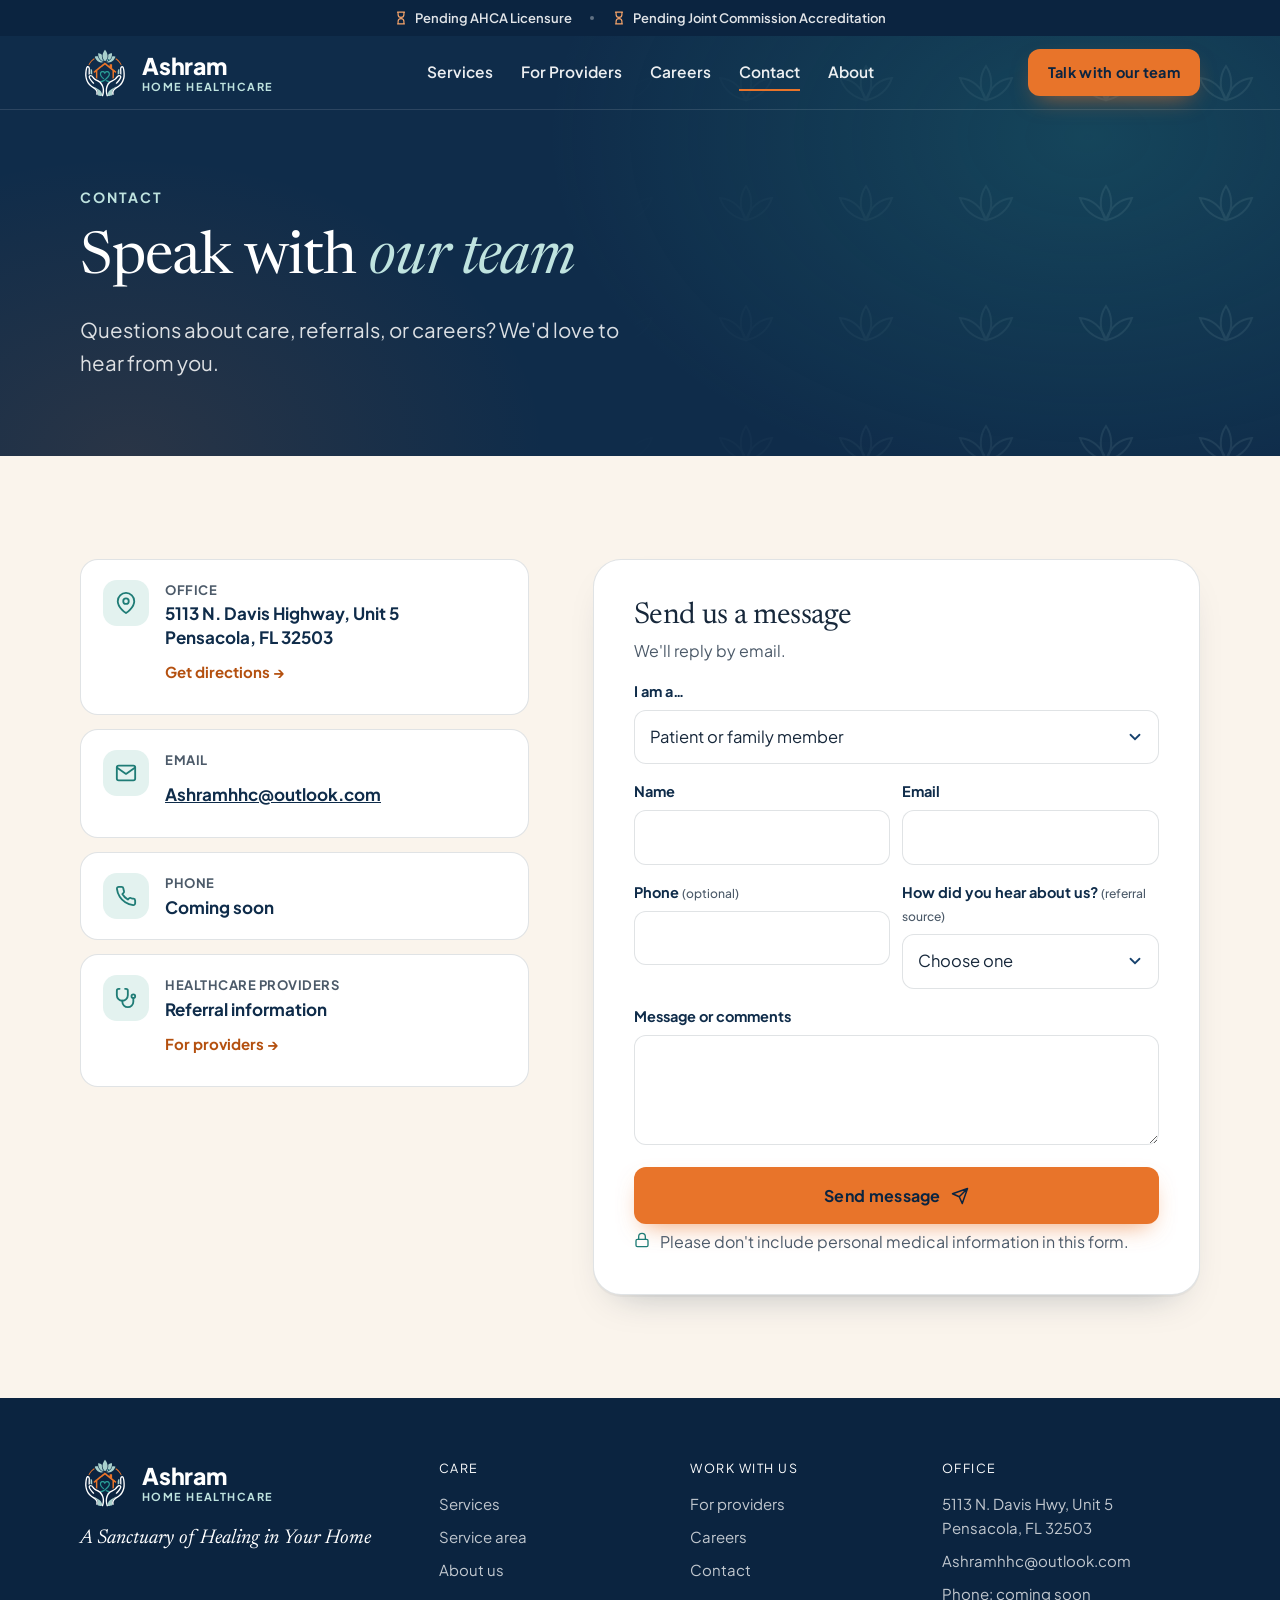
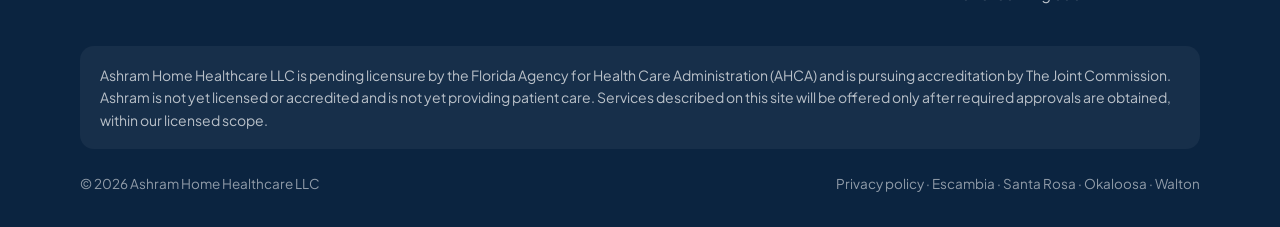
<file: contact.html>
<!DOCTYPE html>
<html lang="en">
<head>
<meta charset="UTF-8">
<meta name="viewport" content="width=device-width, initial-scale=1, viewport-fit=cover">
<title>Contact | Ashram Home Healthcare</title>
<meta name="description" content="Contact Ashram Home Healthcare in Pensacola, Florida.">
<meta name="theme-color" content="#0F2C4A">
<meta property="og:type" content="website">
<meta property="og:site_name" content="Ashram Home Healthcare">
<meta property="og:title" content="Contact | Ashram Home Healthcare">
<meta property="og:description" content="Contact Ashram Home Healthcare in Pensacola, Florida.">
<meta property="og:image" content="og-image.png">
<meta name="twitter:card" content="summary_large_image">
<link rel="icon" href="data:image/svg+xml,%3Csvg xmlns='http://www.w3.org/2000/svg' viewBox='0 0 200 200'%3E%3Crect width='200' height='200' rx='40' fill='%23FAF4EC'/%3E%3Cpath d='M62 100 L100 66 L138 100' fill='none' stroke='%23E8742A' stroke-width='12' stroke-linecap='round' stroke-linejoin='round'/%3E%3Cpath d='M100 150 C80 134 70 122 76 110 C82 99 95 101 100 111 C105 101 118 99 124 110 C130 122 120 134 100 150Z' fill='none' stroke='%232A9D96' stroke-width='11'/%3E%3C/svg%3E">
<link rel="preconnect" href="https://fonts.googleapis.com">
<link rel="preconnect" href="https://fonts.gstatic.com" crossorigin>
<link href="https://fonts.googleapis.com/css2?family=Newsreader:ital,opsz,wght@0,6..72,400;0,6..72,500;1,6..72,400&family=Plus+Jakarta+Sans:wght@400;500;600;700;800&display=swap" rel="stylesheet">
<link rel="stylesheet" href="styles.css">
<script src="config.js"></script>
<script type="application/ld+json">{"@context":"https://schema.org","@type":"MedicalBusiness","name":"Ashram Home Healthcare LLC","slogan":"A Sanctuary of Healing in Your Home","email":"Ashramhhc@outlook.com","address":{"@type":"PostalAddress","streetAddress":"5113 N. Davis Highway, Unit 5","addressLocality":"Pensacola","addressRegion":"FL","postalCode":"32503","addressCountry":"US"},"areaServed":["Escambia County, FL","Santa Rosa County, FL","Okaloosa County, FL","Walton County, FL"]}</script>
</head>
<body>
<a class="skip" href="#main">Skip to content</a>
<svg width="0" height="0" style="position:absolute" aria-hidden="true">
  <defs>
    <symbol id="i-phone" viewBox="0 0 24 24"><path fill="none" stroke="currentColor" stroke-width="2" stroke-linecap="round" stroke-linejoin="round" d="M22 16.9v3a2 2 0 0 1-2.2 2 19.8 19.8 0 0 1-8.6-3.1 19.5 19.5 0 0 1-6-6A19.8 19.8 0 0 1 2.1 4.2 2 2 0 0 1 4.1 2h3a2 2 0 0 1 2 1.7c.1 1 .4 1.9.7 2.8a2 2 0 0 1-.5 2.1L8 9.9a16 16 0 0 0 6 6l1.3-1.3a2 2 0 0 1 2.1-.4c.9.3 1.8.6 2.8.7a2 2 0 0 1 1.7 2z"/></symbol>
    <symbol id="i-check" viewBox="0 0 24 24"><path fill="none" stroke="currentColor" stroke-width="2.4" stroke-linecap="round" stroke-linejoin="round" d="M20 6 9 17l-5-5"/></symbol>
    <symbol id="i-check-circle" viewBox="0 0 24 24"><g fill="none" stroke="currentColor" stroke-width="2" stroke-linecap="round" stroke-linejoin="round"><circle cx="12" cy="12" r="10"/><path d="m8 12 3 3 5-6"/></g></symbol>
    <symbol id="i-shield" viewBox="0 0 24 24"><g fill="none" stroke="currentColor" stroke-width="2" stroke-linecap="round" stroke-linejoin="round"><path d="M12 22s8-4 8-10V5l-8-3-8 3v7c0 6 8 10 8 10z"/><path d="m9 12 2 2 4-4"/></g></symbol>
    <symbol id="i-star" viewBox="0 0 24 24"><path fill="currentColor" d="m12 2 3.1 6.3 6.9 1-5 4.9 1.2 6.8L12 17.8 5.8 21l1.2-6.8-5-4.9 6.9-1z"/></symbol>
    <symbol id="i-camera" viewBox="0 0 24 24"><g fill="none" stroke="currentColor" stroke-width="2" stroke-linecap="round" stroke-linejoin="round"><path d="M23 19a2 2 0 0 1-2 2H3a2 2 0 0 1-2-2V8a2 2 0 0 1 2-2h4l2-3h6l2 3h4a2 2 0 0 1 2 2z"/><circle cx="12" cy="13" r="4"/></g></symbol>
    <symbol id="i-arrow-r" viewBox="0 0 24 24"><path fill="none" stroke="currentColor" stroke-width="2.2" stroke-linecap="round" stroke-linejoin="round" d="M5 12h14M13 6l6 6-6 6"/></symbol>
    <symbol id="i-arrow-l" viewBox="0 0 24 24"><path fill="none" stroke="currentColor" stroke-width="2.2" stroke-linecap="round" stroke-linejoin="round" d="M19 12H5M11 6l-6 6 6 6"/></symbol>
    <symbol id="i-pin" viewBox="0 0 24 24"><g fill="none" stroke="currentColor" stroke-width="2" stroke-linecap="round" stroke-linejoin="round"><path d="M21 10c0 7-9 13-9 13S3 17 3 10a9 9 0 0 1 18 0z"/><circle cx="12" cy="10" r="3"/></g></symbol>
    <symbol id="i-clock" viewBox="0 0 24 24"><g fill="none" stroke="currentColor" stroke-width="2" stroke-linecap="round"><circle cx="12" cy="12" r="10"/><path d="M12 6v6l4 2"/></g></symbol>
    <symbol id="i-mail" viewBox="0 0 24 24"><g fill="none" stroke="currentColor" stroke-width="2" stroke-linecap="round" stroke-linejoin="round"><rect x="2" y="4" width="20" height="16" rx="2"/><path d="m22 6-10 7L2 6"/></g></symbol>
    <symbol id="i-lock" viewBox="0 0 24 24"><g fill="none" stroke="currentColor" stroke-width="2" stroke-linecap="round" stroke-linejoin="round"><rect x="3" y="11" width="18" height="11" rx="2"/><path d="M7 11V7a5 5 0 0 1 10 0v4"/></g></symbol>
    <symbol id="i-info" viewBox="0 0 24 24"><g fill="none" stroke="currentColor" stroke-width="2" stroke-linecap="round"><circle cx="12" cy="12" r="10"/><path d="M12 16v-4M12 8h.01"/></g></symbol>
    <symbol id="i-heart" viewBox="0 0 24 24"><path fill="none" stroke="currentColor" stroke-width="2" stroke-linecap="round" stroke-linejoin="round" d="M20.8 4.6a5.5 5.5 0 0 0-7.8 0L12 5.7l-1-1.1a5.5 5.5 0 0 0-7.8 7.8l1 1.1L12 21l7.8-7.5 1-1.1a5.5 5.5 0 0 0 0-7.8z"/></symbol>
    <symbol id="i-hand" viewBox="0 0 24 24"><g fill="none" stroke="currentColor" stroke-width="2" stroke-linecap="round" stroke-linejoin="round"><path d="M11 14h2a2 2 0 0 0 0-4h-3c-.6 0-1.1.2-1.4.6L3 16"/><path d="m7 20 1.6-1.4c.3-.4.8-.6 1.4-.6h4c1.1 0 2.1-.4 2.8-1.2l4.6-4.4a2 2 0 0 0-2.8-2.8L14.4 13.4"/><path d="m2 15 6 6"/></g></symbol>
    <symbol id="i-sun" viewBox="0 0 24 24"><g fill="none" stroke="currentColor" stroke-width="2" stroke-linecap="round"><circle cx="12" cy="12" r="4"/><path d="M12 2v2M12 20v2M4.9 4.9l1.4 1.4M17.7 17.7l1.4 1.4M2 12h2M20 12h2M4.9 19.1l1.4-1.4M17.7 6.3l1.4-1.4"/></g></symbol>
    <symbol id="i-moon" viewBox="0 0 24 24"><path fill="none" stroke="currentColor" stroke-width="2" stroke-linecap="round" stroke-linejoin="round" d="M21 12.8A9 9 0 1 1 11.2 3a7 7 0 0 0 9.8 9.8z"/></symbol>
    <symbol id="i-user" viewBox="0 0 24 24"><g fill="none" stroke="currentColor" stroke-width="2" stroke-linecap="round" stroke-linejoin="round"><path d="M20 21v-2a4 4 0 0 0-4-4H8a4 4 0 0 0-4 4v2"/><circle cx="12" cy="7" r="4"/></g></symbol>
    <symbol id="i-users" viewBox="0 0 24 24"><g fill="none" stroke="currentColor" stroke-width="2" stroke-linecap="round" stroke-linejoin="round"><path d="M17 21v-2a4 4 0 0 0-4-4H5a4 4 0 0 0-4 4v2"/><circle cx="9" cy="7" r="4"/><path d="M23 21v-2a4 4 0 0 0-3-3.9M16 3.1a4 4 0 0 1 0 7.8"/></g></symbol>
    <symbol id="i-home" viewBox="0 0 24 24"><g fill="none" stroke="currentColor" stroke-width="2" stroke-linecap="round" stroke-linejoin="round"><path d="m3 10 9-7 9 7v10a2 2 0 0 1-2 2H5a2 2 0 0 1-2-2z"/><path d="M9 22V12h6v10"/></g></symbol>
    <symbol id="i-bath" viewBox="0 0 24 24"><g fill="none" stroke="currentColor" stroke-width="2" stroke-linecap="round" stroke-linejoin="round"><path d="M9 6 6.5 3.5a1.5 1.5 0 0 0-2.1 0L4 4a1.5 1.5 0 0 0-.4 1V17a2 2 0 0 0 2 2h12a2 2 0 0 0 2-2v-5H2"/><path d="M7 19v2M17 19v2"/></g></symbol>
    <symbol id="i-meal" viewBox="0 0 24 24"><g fill="none" stroke="currentColor" stroke-width="2" stroke-linecap="round" stroke-linejoin="round"><path d="M3 2v7c0 1.1.9 2 2 2h2a2 2 0 0 0 2-2V2M6 2v20M21 15V2a5 5 0 0 0-5 5v6c0 1.1.9 2 2 2h3zm0 0v7"/></g></symbol>
    <symbol id="i-pill" viewBox="0 0 24 24"><g fill="none" stroke="currentColor" stroke-width="2" stroke-linecap="round" stroke-linejoin="round"><path d="m10.5 20.5 10-10a4.95 4.95 0 1 0-7-7l-10 10a4.95 4.95 0 1 0 7 7z"/><path d="m8.5 8.5 7 7"/></g></symbol>
    <symbol id="i-chat" viewBox="0 0 24 24"><path fill="none" stroke="currentColor" stroke-width="2" stroke-linecap="round" stroke-linejoin="round" d="M21 11.5a8.4 8.4 0 0 1-9 8.4 8.5 8.5 0 0 1-3.8-.9L3 21l1.9-5.7A8.5 8.5 0 1 1 21 11.5z"/></symbol>
    <symbol id="i-car" viewBox="0 0 24 24"><g fill="none" stroke="currentColor" stroke-width="2" stroke-linecap="round" stroke-linejoin="round"><path d="M5 17H3v-5l2-5h14l2 5v5h-2"/><circle cx="7" cy="17" r="2"/><circle cx="17" cy="17" r="2"/><path d="M9 17h6M3 12h18"/></g></symbol>
    <symbol id="i-brain" viewBox="0 0 24 24"><g fill="none" stroke="currentColor" stroke-width="2" stroke-linecap="round" stroke-linejoin="round"><path d="M9.5 2A2.5 2.5 0 0 1 12 4.5v15a2.5 2.5 0 0 1-4.96.44 2.5 2.5 0 0 1-2.96-3.08 3 3 0 0 1-.34-5.58 2.5 2.5 0 0 1 1.32-4.24A2.5 2.5 0 0 1 9.5 2z"/><path d="M14.5 2A2.5 2.5 0 0 0 12 4.5v15a2.5 2.5 0 0 0 4.96.44 2.5 2.5 0 0 0 2.96-3.08 3 3 0 0 0 .34-5.58 2.5 2.5 0 0 0-1.32-4.24A2.5 2.5 0 0 0 14.5 2z"/></g></symbol>
    <symbol id="i-hospital" viewBox="0 0 24 24"><g fill="none" stroke="currentColor" stroke-width="2" stroke-linecap="round" stroke-linejoin="round"><rect x="3" y="3" width="18" height="18" rx="3"/><path d="M12 8v8M8 12h8"/></g></symbol>
    <symbol id="i-broom" viewBox="0 0 24 24"><g fill="none" stroke="currentColor" stroke-width="2" stroke-linecap="round" stroke-linejoin="round"><path d="m13 11 8-8"/><path d="M8.5 11.5 12.5 15.5 9 22l-7-7z"/><path d="m6 18 2-2"/></g></symbol>
    <symbol id="i-wallet" viewBox="0 0 24 24"><g fill="none" stroke="currentColor" stroke-width="2" stroke-linecap="round" stroke-linejoin="round"><path d="M20 12V8H6a2 2 0 0 1 0-4h12v4"/><path d="M4 6v12a2 2 0 0 0 2 2h14v-4"/><path d="M18 12a2 2 0 0 0 0 4h4v-4z"/></g></symbol>
    <symbol id="i-doc" viewBox="0 0 24 24"><g fill="none" stroke="currentColor" stroke-width="2" stroke-linecap="round" stroke-linejoin="round"><path d="M14 2H6a2 2 0 0 0-2 2v16a2 2 0 0 0 2 2h12a2 2 0 0 0 2-2V8z"/><path d="M14 2v6h6M9 13h6M9 17h6"/></g></symbol>
    <symbol id="i-flag" viewBox="0 0 24 24"><g fill="none" stroke="currentColor" stroke-width="2" stroke-linecap="round" stroke-linejoin="round"><path d="M4 15s1-1 4-1 5 2 8 2 4-1 4-1V3s-1 1-4 1-5-2-8-2-4 1-4 1z"/><path d="M4 22v-7"/></g></symbol>
    <symbol id="i-medicaid" viewBox="0 0 24 24"><g fill="none" stroke="currentColor" stroke-width="2" stroke-linecap="round" stroke-linejoin="round"><path d="M3 21h18M5 21V10M19 21V10M9 21v-6h6v6M2 10l10-7 10 7"/></g></symbol>


    <symbol id="i-hourglass" viewBox="0 0 24 24"><path fill="none" stroke="currentColor" stroke-width="2" stroke-linecap="round" stroke-linejoin="round" d="M6 2h12M6 22h12M7 2v4a5 5 0 0 0 10 0V2M7 22v-4a5 5 0 0 1 10 0v4"/></symbol>
    <symbol id="i-steth" viewBox="0 0 24 24"><g fill="none" stroke="currentColor" stroke-width="2" stroke-linecap="round" stroke-linejoin="round"><path d="M5 2H4a2 2 0 0 0-2 2v5a6 6 0 0 0 12 0V4a2 2 0 0 0-2-2h-1"/><path d="M8 15v1a6 6 0 0 0 12 0v-4"/><circle cx="20" cy="10" r="2"/></g></symbol>
    <symbol id="i-drop" viewBox="0 0 24 24"><g fill="none" stroke="currentColor" stroke-width="2" stroke-linecap="round" stroke-linejoin="round"><path d="M12 2.7 17.7 8.3a8 8 0 1 1-11.4 0z"/><path d="M12 11v6M9 14h6"/></g></symbol>
    <symbol id="i-bandage" viewBox="0 0 24 24"><g fill="none" stroke="currentColor" stroke-width="2" stroke-linecap="round" stroke-linejoin="round"><rect x="2" y="7" width="20" height="10" rx="5" transform="rotate(-45 12 12)"/><path d="M12 10h.01M10 12h.01M14 12h.01M12 14h.01"/></g></symbol>
    <symbol id="i-book" viewBox="0 0 24 24"><g fill="none" stroke="currentColor" stroke-width="2" stroke-linecap="round" stroke-linejoin="round"><path d="M4 19.5A2.5 2.5 0 0 1 6.5 17H20V2H6.5A2.5 2.5 0 0 0 4 4.5z"/><path d="M6.5 17A2.5 2.5 0 0 0 4 19.5 2.5 2.5 0 0 0 6.5 22H20v-5"/></g></symbol>
    <symbol id="i-network" viewBox="0 0 24 24"><g fill="none" stroke="currentColor" stroke-width="2" stroke-linecap="round" stroke-linejoin="round"><circle cx="12" cy="5" r="3"/><circle cx="5" cy="19" r="3"/><circle cx="19" cy="19" r="3"/><path d="M12 8v3M12 11l-5 5.5M12 11l5 5.5"/></g></symbol>
    <symbol id="i-clipboard" viewBox="0 0 24 24"><g fill="none" stroke="currentColor" stroke-width="2" stroke-linecap="round" stroke-linejoin="round"><rect x="8" y="2" width="8" height="4" rx="1"/><path d="M16 4h2a2 2 0 0 1 2 2v14a2 2 0 0 1-2 2H6a2 2 0 0 1-2-2V6a2 2 0 0 1 2-2h2"/><path d="m9 14 2 2 4-4"/></g></symbol>
    <symbol id="i-briefcase" viewBox="0 0 24 24"><g fill="none" stroke="currentColor" stroke-width="2" stroke-linecap="round" stroke-linejoin="round"><rect x="2" y="7" width="20" height="14" rx="2"/><path d="M16 21V5a2 2 0 0 0-2-2h-4a2 2 0 0 0-2 2v16"/></g></symbol>
    <symbol id="i-building" viewBox="0 0 24 24"><g fill="none" stroke="currentColor" stroke-width="2" stroke-linecap="round" stroke-linejoin="round"><path d="M3 21h18M5 21V5a2 2 0 0 1 2-2h10a2 2 0 0 1 2 2v16M9 7h2M13 7h2M9 11h2M13 11h2M9 15h2M13 15h2"/></g></symbol>
    <symbol id="i-send" viewBox="0 0 24 24"><g fill="none" stroke="currentColor" stroke-width="2" stroke-linecap="round" stroke-linejoin="round"><path d="M22 2 11 13M22 2l-7 20-4-9-9-4z"/></g></symbol>
    <symbol id="i-map" viewBox="0 0 24 24"><g fill="none" stroke="currentColor" stroke-width="2" stroke-linecap="round" stroke-linejoin="round"><path d="M1 6v16l7-4 8 4 7-4V2l-7 4-8-4z"/><path d="M8 2v16M16 6v16"/></g></symbol>
    <symbol id="i-dollar" viewBox="0 0 24 24"><path fill="none" stroke="currentColor" stroke-width="2" stroke-linecap="round" stroke-linejoin="round" d="M12 1v22M17 5H9.5a3.5 3.5 0 0 0 0 7h5a3.5 3.5 0 0 1 0 7H6"/></symbol>
    <symbol id="i-plus" viewBox="0 0 24 24"><path fill="none" stroke="currentColor" stroke-width="2.6" stroke-linecap="round" d="M12 5v14M5 12h14"/></symbol>
    <!-- Logo mark: traced from the original Ashram logo -->
    <symbol id="logo-mark" viewBox="0 0 390 445"><path fill-rule="evenodd" fill="#A9D1CD" d="M224.1 428.0C223.0 427.7 222.6 426.9 222.0 424.7C221.7 423.6 220.8 420.7 219.9 418.2C216.3 408.3 216.2 407.1 219.0 405.6C220.4 404.8 221.0 403.9 222.4 400.0C229.0 381.2 241.4 371.2 287.1 347.7C291.4 345.4 292.4 345.2 293.1 346.0C294.2 347.2 293.2 348.3 287.3 352.3C274.5 360.9 269.2 366.3 263.7 376.1C257.6 387.0 256.5 398.6 260.0 413.2C261.2 418.1 260.9 419.1 258.2 420.1C255.2 421.1 239.3 425.6 235.4 426.5C228.5 428.0 225.5 428.4 224.1 428.0ZM161.1 427.8C154.5 426.9 133.3 421.3 130.0 419.6C128.0 418.6 127.9 417.2 129.0 412.5C130.9 404.8 131.3 400.0 130.6 394.1C129.5 383.5 126.7 376.9 119.9 368.1C115.8 362.9 112.5 359.8 106.0 355.1C99.3 350.1 98.7 349.7 98.5 349.1C98.1 348.3 98.4 347.3 99.1 347.1C100.1 346.8 101.8 347.4 105.2 349.3C106.9 350.3 112.0 353.0 116.4 355.3C127.1 360.9 137.3 367.0 143.0 371.3C154.9 380.2 162.3 389.6 165.8 400.3C166.9 403.8 167.6 404.8 169.4 405.8C171.2 406.7 171.1 408.8 169.0 414.3C167.8 417.7 165.8 423.4 165.2 425.6C164.7 427.4 163.4 428.1 161.1 427.8ZM309.1 235.4C307.8 234.8 307.8 234.7 308.0 220.9C308.3 204.4 308.6 201.9 310.7 197.1C313.4 190.9 318.5 185.7 321.1 186.4C322.3 186.6 322.4 187.6 322.6 194.6C322.7 198.2 322.9 203.3 323.1 206.0C324.0 217.2 323.3 229.1 321.7 231.5C321.1 232.4 320.2 232.8 316.5 233.6C315.5 233.9 314.0 234.3 313.0 234.7C310.8 235.6 310.0 235.8 309.1 235.4ZM76.6 234.7C75.4 234.3 73.3 233.8 72.1 233.5C67.5 232.5 67.6 232.6 66.9 223.8C66.4 218.3 66.4 210.5 66.8 204.9C66.9 202.7 67.1 198.1 67.2 194.8C67.4 188.4 67.6 187.3 68.6 186.9C71.8 185.7 77.2 191.7 79.5 198.8C81.1 203.9 81.3 205.7 81.4 220.0C81.6 234.4 81.6 234.5 80.1 235.1C79.1 235.6 79.3 235.6 76.6 234.7ZM223.4 129.1C221.2 128.9 217.0 128.2 214.4 127.6C210.7 126.7 209.5 125.9 209.5 124.7C209.5 123.6 210.6 122.9 213.6 122.1C229.6 118.0 241.9 109.3 250.8 96.1C254.0 91.2 255.9 87.2 258.0 80.6C259.6 75.3 260.0 75.0 265.1 74.5C270.0 74.0 274.8 74.4 283.6 76.2C288.8 77.2 288.8 79.0 283.5 89.8C279.2 98.3 273.9 105.9 268.2 111.4C255.2 124.0 239.6 130.2 223.4 129.1ZM157.8 128.5C145.1 126.8 135.9 122.5 126.0 113.8C118.9 107.4 113.2 99.6 107.8 88.5C104.0 80.6 103.6 79.1 104.9 77.6C106.4 75.8 117.7 74.0 125.8 74.3C131.8 74.5 132.0 74.7 133.6 79.7C137.4 91.5 144.2 102.7 150.9 108.1C159.4 114.8 167.9 119.4 176.7 122.0C180.9 123.2 181.6 123.9 180.7 125.5C179.3 128.1 167.0 129.7 157.8 128.5ZM207.8 117.1C206.7 116.0 207.1 115.2 210.8 110.9C215.4 105.4 219.0 98.1 221.5 89.0C224.0 80.2 223.8 81.0 223.9 70.6C223.9 60.1 223.8 60.6 226.1 58.6C230.7 54.4 238.9 50.3 247.8 47.7C254.7 45.7 256.8 45.8 257.5 47.9C257.9 49.2 257.7 56.0 257.0 61.5C254.7 80.1 249.3 92.0 238.3 102.6C233.8 106.8 232.1 107.1 231.2 103.7C230.5 101.5 229.1 100.8 225.7 101.1C222.7 101.4 220.8 102.4 219.6 104.4C218.2 106.8 219.2 108.7 222.4 109.5C225.3 110.2 225.2 112.0 222.1 113.6C220.2 114.5 214.1 116.7 211.9 117.3C209.2 117.9 208.6 117.9 207.8 117.1ZM177.2 116.7C165.7 113.2 157.1 107.2 148.4 96.9C144.9 92.7 142.3 87.7 139.5 79.8C137.5 73.9 137.2 73.1 136.3 67.8C134.5 58.6 133.8 50.3 134.5 48.2C135.3 45.8 137.4 45.9 146.6 48.9C156.6 52.2 164.3 56.6 166.4 60.2L167.1 61.4L167.1 67.8C167.0 74.0 167.0 74.4 167.9 80.4C168.8 87.2 170.0 92.1 171.4 95.3C173.4 100.0 177.6 107.0 180.7 111.2C182.5 113.5 183.0 114.5 183.0 115.5C183.0 117.3 180.8 117.7 177.2 116.7ZM193.1 116.7C191.9 116.1 188.1 112.2 185.5 108.8C178.9 100.5 174.5 89.7 173.1 78.8C172.6 74.8 172.6 68.2 173.1 65.2C173.3 63.9 173.6 61.8 173.7 60.4C174.5 53.9 178.0 43.2 182.3 34.6C185.1 29.1 192.2 17.8 193.4 16.7C194.4 16.0 196.0 16.1 197.0 16.9C197.8 17.6 201.7 23.2 204.1 27.2C206.2 30.6 210.9 40.2 212.7 44.8C216.3 53.9 218.7 65.9 218.4 73.5C217.8 88.3 214.2 97.6 204.1 109.9C198.3 117.0 196.2 118.3 193.1 116.7Z"/><path fill-rule="evenodd" fill="#2A9D96" d="M159.6 304.3C159.2 304.0 158.2 303.1 157.4 302.3C156.6 301.4 155.0 300.0 153.9 299.2C149.4 295.8 149.4 295.3 153.6 294.5C170.8 291.1 181.8 285.7 197.8 272.9C207.8 264.9 213.4 259.1 220.1 250.2C226.1 242.3 228.1 237.2 228.1 230.4C228.0 220.5 219.2 212.9 210.5 215.3C204.4 217.0 200.0 221.4 198.0 227.8C197.0 230.9 196.4 231.5 194.0 231.5C191.9 231.5 191.4 231.1 190.4 228.5C186.6 218.5 178.6 213.1 170.8 215.3C165.0 216.9 161.3 221.3 160.1 228.3C159.1 234.2 160.8 239.8 166.4 248.1C170.2 253.9 178.4 262.8 185.7 269.1C188.3 271.4 188.8 272.2 188.2 272.9C187.7 273.5 182.0 277.5 181.1 277.9C179.9 278.4 179.7 278.2 175.7 274.6C165.1 264.9 155.6 253.0 152.1 245.0C149.4 238.8 148.5 229.3 150.1 223.4C152.4 214.8 158.4 208.1 166.3 205.3L168.9 204.4L174.0 204.4C178.8 204.4 179.2 204.4 181.3 205.1C185.5 206.4 189.3 208.7 192.3 212.0C193.8 213.5 194.1 213.6 195.5 212.1C198.8 208.7 203.3 206.0 207.7 204.8C211.3 203.8 217.3 203.8 220.6 204.8C234.9 209.2 241.8 223.0 238.0 239.5C235.1 252.2 222.9 267.6 204.0 282.3C202.8 283.2 200.8 284.9 199.4 286.0C196.4 288.4 186.4 295.2 182.9 297.1C178.4 299.6 170.9 302.4 164.5 304.0C161.1 304.9 160.6 304.9 159.6 304.3ZM225.5 304.1C217.1 302.0 213.2 300.6 205.6 296.9C199.3 293.8 198.5 293.0 199.9 291.6C201.1 290.5 206.8 286.2 207.5 286.0C208.3 285.6 208.7 285.7 213.8 288.1C221.0 291.4 227.3 293.4 234.4 294.6C238.4 295.4 238.6 295.9 235.6 298.2C234.7 298.9 232.8 300.5 231.5 301.7C228.2 304.8 228.2 304.8 225.5 304.1ZM223.2 109.8C220.5 109.6 217.8 108.0 217.8 106.6C217.8 105.9 221.2 102.1 222.6 101.3C223.8 100.5 227.0 100.6 231.4 101.4C232.4 101.6 232.4 102.5 231.2 105.0C230.1 107.5 229.7 108.2 228.1 109.3C227.1 110.1 227.1 110.0 223.2 109.8ZM168.6 108.9C167.6 107.9 167.7 107.5 168.8 106.5C170.6 104.8 171.5 104.2 172.4 104.5C172.8 104.6 173.6 104.8 174.1 104.9C175.4 105.2 175.7 105.7 175.3 107.0C174.7 109.0 173.9 109.4 171.3 109.4C169.3 109.4 169.0 109.4 168.6 108.9Z"/><path fill-rule="evenodd" fill="#E8742A" d="M262.1 273.6C261.8 273.2 261.7 270.0 261.8 237.9C261.8 209.9 261.7 202.5 261.5 201.9C261.1 201.1 258.7 199.0 253.2 194.9C251.1 193.3 248.7 191.3 247.9 190.6C247.1 189.9 244.7 188.0 242.6 186.5C240.6 185.0 237.7 182.7 236.1 181.4C234.6 180.1 231.6 177.8 229.5 176.1C227.4 174.5 224.4 172.1 222.8 170.8C221.1 169.5 218.5 167.4 217.0 166.1C214.0 163.8 206.1 157.5 198.8 151.7C196.1 149.6 194.2 148.2 193.9 148.2C193.3 148.2 192.4 148.9 181.9 157.4C179.3 159.4 176.6 161.6 175.9 162.1C175.2 162.6 173.1 164.3 171.2 165.9C169.4 167.4 167.1 169.2 166.2 169.9C164.4 171.3 157.2 177.1 152.4 181.0C150.6 182.5 147.4 185.0 145.4 186.6C143.3 188.2 139.8 191.0 137.6 192.8C135.4 194.6 132.3 197.1 130.8 198.3C129.3 199.5 127.9 200.7 127.6 201.1C127.3 201.6 127.2 205.3 127.2 237.0C127.1 274.1 127.1 273.5 126.0 273.5C125.5 273.5 118.3 269.7 116.0 268.2C115.3 267.8 114.7 267.2 114.5 266.8C114.4 266.3 114.2 257.7 114.2 239.7C114.1 211.7 114.2 212.5 113.0 212.5C112.8 212.5 112.4 212.7 112.2 212.9C111.3 214.0 101.4 221.6 100.5 221.9C100.2 222.0 99.7 221.9 99.4 221.6C98.8 221.2 93.9 215.0 93.0 213.4C92.2 212.0 92.6 211.4 95.8 208.7C97.4 207.4 99.8 205.4 101.1 204.2C102.5 203.1 105.7 200.4 108.2 198.4C110.8 196.3 114.3 193.5 116.0 192.0C117.7 190.5 120.9 187.9 123.1 186.1C125.3 184.4 128.7 181.6 130.6 180.0C132.6 178.4 138.0 174.0 142.6 170.1C147.3 166.3 152.0 162.5 153.0 161.7C154.0 160.8 157.7 157.8 161.2 155.0C164.8 152.2 169.2 148.7 171.1 147.1C173.1 145.6 175.4 143.7 176.4 143.0C177.3 142.2 179.3 140.7 180.6 139.5C182.0 138.4 184.2 136.6 185.6 135.5C187.0 134.5 188.9 133.0 189.9 132.2C192.4 130.2 193.5 129.5 194.3 129.5C195.1 129.5 197.0 130.9 203.7 136.4C209.2 141.0 210.7 142.2 214.2 145.0C219.9 149.4 224.2 152.9 225.8 154.3C227.7 156.0 235.3 162.0 235.5 162.0C235.6 162.0 235.9 161.8 236.1 161.6C236.5 161.2 236.5 161.0 236.6 151.8C236.6 146.3 236.6 146.3 237.2 145.6L237.8 145.0L247.5 145.0L257.2 145.0L257.7 145.6L258.2 146.2L258.2 163.2L258.2 180.2L258.8 181.0C259.1 181.5 261.2 183.3 263.5 185.1C265.8 186.9 271.0 191.1 275.1 194.4C279.2 197.7 283.9 201.4 285.5 202.7C292.4 208.3 295.7 211.1 296.0 212.0C296.3 212.8 295.7 213.8 292.4 217.9C288.6 222.4 288.3 222.6 285.9 220.7C283.0 218.5 278.0 214.5 277.1 213.7C276.4 213.1 275.7 212.8 275.4 212.8L274.9 212.9L274.8 240.0C274.6 266.2 274.6 267.2 274.2 267.7C273.4 268.6 263.6 274.0 262.9 274.0C262.7 274.0 262.4 273.8 262.1 273.6ZM50.7 153.0C48.4 152.2 48.1 151.7 48.6 149.9C49.3 147.9 54.2 137.9 56.4 134.4C66.9 116.8 79.5 103.3 94.8 93.0C98.7 90.4 98.5 90.4 100.8 95.0C103.2 99.6 103.3 99.2 98.6 102.3C80.7 114.2 65.8 130.7 56.7 148.7C53.8 154.3 53.9 154.3 50.7 153.0ZM337.2 153.1C336.7 152.8 336.1 151.9 335.0 149.7C329.4 138.5 319.9 125.9 310.3 116.9C304.6 111.4 297.2 105.4 292.7 102.6C290.1 100.9 288.8 99.7 288.8 99.1C288.8 98.7 291.8 92.6 292.5 91.9C293.4 90.8 294.5 91.4 302.8 98.0C317.8 109.9 330.1 125.2 338.8 142.6C340.8 146.7 342.5 150.4 342.5 150.8C342.5 151.7 342.0 152.2 340.8 152.5C340.2 152.6 339.3 152.9 338.8 153.1C338.0 153.4 337.8 153.4 337.2 153.1Z"/><path fill-rule="evenodd" fill="var(--hand, #17426E)" d="M172.2 429.6C171.1 429.4 169.2 429.1 168.1 428.9C166.6 428.7 165.9 428.5 165.5 428.1L165.0 427.6L165.7 425.1C166.1 423.7 167.2 420.5 168.1 418.0C176.7 394.2 177.1 367.8 169.3 344.8C165.3 333.1 157.9 321.3 149.1 312.7C142.1 305.9 137.6 303.0 123.9 296.1C118.2 293.3 112.0 290.1 110.2 289.0C101.1 283.5 94.6 277.3 83.6 263.8C75.9 254.3 73.0 252.0 68.5 251.8C65.9 251.7 64.7 252.0 63.2 253.1C61.9 254.1 60.7 256.1 60.8 257.4C60.8 262.4 70.9 279.8 81.2 292.3C83.5 295.1 89.5 301.3 92.5 304.0C98.4 309.3 99.2 310.5 98.9 313.4C98.7 316.5 96.5 318.4 93.2 318.4C90.5 318.4 89.9 317.9 82.9 310.9C74.5 302.5 68.6 295.3 62.1 285.6C50.2 267.9 47.8 261.1 50.1 252.0C51.0 248.6 51.7 247.2 54.1 244.9C60.9 238.1 71.8 237.8 81.1 244.1C84.6 246.4 87.5 249.4 94.1 257.6C100.5 265.6 107.0 271.9 113.1 276.0C115.9 277.9 123.1 281.8 130.8 285.6C137.9 289.1 142.1 291.4 145.2 293.4C146.1 294.0 147.5 294.7 148.2 295.1C149.0 295.5 150.4 296.4 151.2 297.1C152.1 297.8 153.4 298.8 154.0 299.2C155.7 300.5 158.9 303.7 160.1 305.2C160.6 306.0 162.1 307.8 163.4 309.2C171.3 318.3 177.6 330.2 181.9 343.8C186.7 358.7 188.2 378.8 185.9 396.5C184.6 405.8 183.2 412.0 179.8 422.1C176.9 430.7 177.2 430.4 172.2 429.6ZM210.7 429.4C209.3 427.9 205.2 414.8 203.4 405.8C200.1 389.1 199.9 374.2 202.9 357.0C205.9 339.4 215.3 319.5 225.8 308.1C226.8 307.0 228.0 305.6 228.4 305.0C229.8 302.9 236.8 296.9 239.2 295.6C239.6 295.4 241.2 294.5 242.7 293.5C245.6 291.6 252.4 288.1 256.9 286.1C265.7 282.3 275.6 276.7 280.7 272.7C284.9 269.4 291.9 262.0 297.9 254.6C303.6 247.5 307.1 244.3 311.5 242.1C321.4 237.2 333.0 239.6 338.3 247.8C340.2 250.8 341.3 256.2 340.7 260.0C339.5 269.1 328.9 286.8 315.3 302.5C312.1 306.3 301.0 316.9 299.5 317.6C295.3 319.7 290.8 317.3 290.8 313.0C290.8 310.1 291.5 308.8 295.0 306.1C305.1 297.9 315.9 284.5 323.8 270.1C328.4 261.7 329.4 259.6 329.4 257.6C329.4 252.1 323.1 249.8 316.8 253.0C313.9 254.4 312.6 255.8 305.2 265.2C292.2 281.5 283.7 287.9 262.2 297.7C254.4 301.3 251.9 302.7 247.5 305.7C234.1 315.0 224.3 328.9 218.4 347.0C216.4 353.2 215.8 355.6 214.8 361.0C214.1 364.8 213.8 367.0 213.0 374.3C212.7 377.3 212.7 385.3 213.0 387.4C213.1 388.2 213.6 391.9 214.0 395.5C214.9 402.6 216.5 409.9 218.3 415.0C221.4 423.5 222.5 427.3 222.1 427.9C221.9 428.2 221.5 428.5 221.2 428.6C220.7 428.7 219.4 428.9 215.8 429.5C212.3 430.0 211.3 430.0 210.7 429.4ZM262.1 417.5C261.2 416.7 259.7 411.1 258.7 404.7C256.4 389.5 263.0 372.7 275.5 361.6C279.9 357.7 288.8 351.4 298.0 345.6C314.2 335.5 329.7 321.3 337.9 309.0C349.1 292.2 355.6 275.3 358.1 256.6C360.1 242.0 359.9 225.0 357.6 206.9C355.5 190.1 353.2 179.0 351.2 175.5C350.4 174.1 348.6 172.7 347.4 172.8C344.7 172.8 341.9 176.3 340.8 181.0C340.2 183.9 340.2 193.7 341.0 202.6C341.5 208.8 341.5 210.8 341.4 218.8C341.3 225.6 340.8 236.6 340.5 237.4C340.4 237.6 339.7 238.3 339.5 238.3C339.4 238.3 338.8 237.9 338.3 237.4C336.8 236.0 334.5 234.7 332.1 233.8C329.3 232.7 329.2 232.4 329.3 229.7C330.1 217.8 330.1 210.8 329.3 201.1C328.8 194.0 328.6 186.2 329.0 182.6C330.2 171.4 334.7 164.2 342.2 161.6C344.9 160.6 349.4 160.6 352.2 161.5C360.8 164.3 364.5 172.2 368.0 195.6C371.5 219.2 372.4 240.7 370.5 256.0C369.6 263.0 369.4 264.3 368.2 270.1C366.6 277.7 362.2 290.3 358.4 298.1C350.5 314.1 344.4 323.0 333.6 334.0C325.2 342.5 315.7 350.0 304.6 356.8C300.7 359.1 287.8 367.8 286.0 369.2C279.2 374.6 274.2 381.7 272.3 388.6C270.3 395.7 270.4 400.3 272.5 409.1C273.8 414.4 274.2 413.8 267.0 416.6C263.2 418.1 262.7 418.1 262.1 417.5ZM121.1 415.9C118.5 414.9 116.7 414.1 116.3 413.6L115.6 413.0L116.6 409.2C117.1 407.1 117.6 404.8 117.7 404.0C118.8 398.8 118.0 391.5 115.9 386.0C111.8 375.5 105.4 369.4 85.1 356.7C74.5 350.0 65.1 342.6 57.0 334.5C50.2 327.6 46.7 323.3 41.5 315.4C29.5 297.1 21.4 274.4 19.0 252.4C17.5 238.7 18.3 217.8 20.8 202.0C22.6 190.3 24.5 181.6 26.4 175.1C29.3 165.4 34.6 160.8 43.0 160.9C52.5 161.0 58.2 167.1 60.6 179.6C61.1 182.3 61.1 192.2 60.6 201.1C60.1 209.4 60.2 223.2 60.9 228.5C61.3 232.5 61.3 232.6 59.1 233.5C56.5 234.5 53.4 236.2 51.9 237.3C50.4 238.4 49.7 238.6 49.4 237.8C48.2 234.8 48.0 207.7 49.1 198.9C49.6 194.7 49.5 181.5 48.9 179.5C47.0 172.6 42.3 170.7 39.0 175.3C37.7 177.1 35.9 184.2 34.0 195.2C32.8 202.6 32.6 204.0 31.7 211.4C29.7 229.8 29.9 245.5 32.4 259.5C36.2 281.6 46.7 303.7 61.0 320.0C65.2 324.7 65.3 324.8 74.7 332.9C78.9 336.5 87.4 342.7 95.4 348.1C109.5 357.6 114.0 361.3 119.2 367.8C126.1 376.4 128.8 382.9 130.1 393.3C130.9 399.6 130.4 405.2 128.5 412.7C127.1 418.3 127.3 418.2 121.1 415.9Z"/></symbol>
  </defs>
</svg>
<header class="header" id="header">
  <div class="statusbar if-any-pending" role="note">
    <span class="if-pending"><svg><use href="#i-hourglass"/></svg>Pending AHCA Licensure</span>
    <i class="sep if-pending if-jc-pending"></i>
    <span class="if-jc-pending"><svg><use href="#i-hourglass"/></svg>Pending Joint Commission Accreditation</span>
  </div>
  <div class="header-row">
    <div class="wrap">
      <a href="index.html" class="brand" aria-label="Ashram Home Healthcare, home">
        <svg class="logo" aria-hidden="true"><use href="#logo-mark"/></svg>
        <span class="brand-text"><span class="brand-name">Ashram</span><span class="brand-sub">Home Healthcare</span></span>
      </a>
      <nav class="nav" aria-label="Main">
        <a href="services.html">Services</a>
        <a href="referrals.html">For Providers</a>
        <a href="careers.html">Careers</a>
        <a href="contact.html" aria-current="page">Contact</a>
        <a href="about.html">About</a>
      </nav>
      <div class="header-cta">
        <a class="btn btn-call if-phone" data-phone-link href="#"><svg><use href="#i-phone"/></svg>Call us now</a>
        <button class="btn btn-primary" data-open="family">Talk with our team</button>
        <button class="menu-btn" id="menuBtn" aria-label="Open menu" aria-expanded="false" aria-controls="mobileNav">
          <svg viewBox="0 0 24 24" fill="none" stroke="currentColor" stroke-width="2.2" stroke-linecap="round"><path d="M4 7h16M4 12h16M4 17h16"/></svg>
        </button>
      </div>
    </div>
  </div>
</header>
<nav class="mobile-nav" id="mobileNav" aria-label="Mobile">
  <button class="mobile-close" id="menuClose" aria-label="Close menu"><svg viewBox="0 0 24 24" fill="none" stroke="currentColor" stroke-width="2.2" stroke-linecap="round"><path d="M6 6l12 12M18 6 6 18"/></svg></button>
  <a href="index.html">Home</a>
  <a href="services.html">Services</a>
  <a href="referrals.html">For Providers</a>
  <a href="careers.html">Careers</a>
  <a href="contact.html">Contact</a>
  <a href="about.html">About</a>
  <button class="btn btn-primary" data-open="family">Talk with our team</button>
</nav>
<main id="main">
<section class="hero hero-sub">
  <div class="hero-pattern" aria-hidden="true"></div>
  <div class="wrap">
    <span class="company reveal">Contact</span>
    <h1 class="reveal d1">Speak with <em>our team</em></h1>
    <p class="lede reveal d2">Questions about care, referrals, or careers? We'd love to hear from you.</p>
    
  </div>
</section>

<section class="section bg-cream">
  <div class="wrap contact-grid">
    <div class="info-cards">
      <div class="info reveal"><span class="ii"><svg><use href="#i-pin"/></svg></span><div><small>Office</small><strong>5113 N. Davis Highway, Unit 5<br>Pensacola, FL 32503</strong><a class="go" href="https://www.google.com/maps/search/?api=1&amp;query=5113+N+Davis+Hwy+Unit+5+Pensacola+FL+32503" target="_blank" rel="noopener">Get directions &rarr;</a></div></div>
      <div class="info reveal d1"><span class="ii"><svg><use href="#i-mail"/></svg></span><div><small>Email</small><strong><a data-email href="mailto:Ashramhhc@outlook.com" style="color:var(--navy-800)">Ashramhhc@outlook.com</a></strong></div></div>
      <div class="info reveal d2"><span class="ii"><svg><use href="#i-phone"/></svg></span><div><small>Phone</small><strong><span class="if-phone"><a data-phone-link href="#" style="color:var(--navy-800)"><span data-phone></span></a></span><span class="if-no-phone">Coming soon</span></strong></div></div>
      <div class="info reveal d3"><span class="ii"><svg><use href="#i-steth"/></svg></span><div><small>Healthcare providers</small><strong>Referral information</strong><a class="go" href="referrals.html">For providers &rarr;</a></div></div>
    </div>
    <form class="form-card reveal d1" id="contactForm" novalidate>
      <div class="form-inner">
        <h2 class="form-title">Send us a message</h2>
        <p>We'll reply by email.</p>
        <div class="hp" aria-hidden="true"><label for="c-web">Website</label><input id="c-web" name="website" tabindex="-1" autocomplete="off"></div>
        <div class="field"><label for="c-type">I am a&hellip;</label>
          <select id="c-type" name="type"><option>Patient or family member</option><option>Physician or medical office</option><option>Hospital / discharge planner</option><option>Case manager or social worker</option><option>Job applicant</option><option>Insurance or business partner</option><option>Other</option></select></div>
        <div class="field-row">
          <div class="field"><label for="c-name">Name</label><input id="c-name" name="name" autocomplete="name"></div>
          <div class="field"><label for="c-email">Email</label><input id="c-email" name="email" type="email" autocomplete="email"></div>
        </div>
        <div class="field-row">
          <div class="field"><label for="c-phone">Phone <small>(optional)</small></label><input id="c-phone" name="phone" type="tel" autocomplete="tel"></div>
          <div class="field"><label for="c-src">How did you hear about us? <small>(referral source)</small></label>
            <select id="c-src" name="referral_source"><option value="">Choose one</option><option>Hospital or discharge planner</option><option>Physician's office</option><option>Case manager or social worker</option><option>Family or friend</option><option>Google search</option><option>Social media</option><option>Insurance company</option><option>Other</option></select></div>
        </div>
        <div class="field"><label for="c-msg">Message or comments</label><textarea id="c-msg" name="message"></textarea></div>
        <button class="btn btn-primary" type="submit">Send message <svg><use href="#i-send"/></svg></button>
        <div class="form-error">We couldn't send your message just now. Please try again, or email us at <a href="mailto:Ashramhhc@outlook.com">Ashramhhc@outlook.com</a>.</div>
        <p class="privacy-note"><svg><use href="#i-lock"/></svg><span>Please don't include personal medical information in this form.</span></p>
      </div>
      <div class="sent-msg">
        <div class="done-check"><svg><use href="#i-check"/></svg></div>
        <h3>Thank you, message received</h3>
        <p style="color:var(--muted);margin-top:8px">We'll get back to you by email.</p>
      </div>
    </form>
  </div>
</section>
</main>
<footer class="footer">
  <div class="wrap">
    <div class="footer-grid">
      <div>
        <a href="index.html" class="brand" aria-label="Ashram Home Healthcare">
          <svg class="logo" aria-hidden="true"><use href="#logo-mark"/></svg>
          <span class="brand-text"><span class="brand-name">Ashram</span><span class="brand-sub">Home Healthcare</span></span>
        </a>
        <p style="font-family:var(--serif);font-style:italic;font-size:20px;color:#fff">A Sanctuary of Healing in Your Home</p>
      </div>
      <div><p class="fh">Care</p><ul><li><a href="services.html">Services</a></li><li><a href="index.html#area">Service area</a></li><li><a href="about.html">About us</a></li></ul></div>
      <div><p class="fh">Work with us</p><ul><li><a href="referrals.html">For providers</a></li><li><a href="careers.html">Careers</a></li><li><a href="contact.html">Contact</a></li></ul></div>
      <div><p class="fh">Office</p><ul><li>5113 N. Davis Hwy, Unit 5<br>Pensacola, FL 32503</li><li><a data-email href="mailto:Ashramhhc@outlook.com">Ashramhhc@outlook.com</a></li><li class="if-phone">Phone: <a data-phone-link href="#"><span data-phone></span></a></li><li class="if-fax">Fax: <span data-fax></span></li><li class="if-no-phone">Phone: coming soon</li></ul></div>
    </div>
    <p class="disclaimer if-pending">Ashram Home Healthcare LLC is pending licensure by the Florida Agency for Health Care Administration (AHCA) and is pursuing accreditation by The Joint Commission. Ashram is not yet licensed or accredited and is not yet providing patient care. Services described on this site will be offered only after required approvals are obtained, within our licensed scope.</p>
    <p class="disclaimer if-jc-only if-jc-pending">Ashram Home Healthcare LLC is pursuing accreditation by The Joint Commission and is not yet accredited.</p>
    <div class="footer-bottom">
      <span>&copy; <span id="yr">2026</span> Ashram Home Healthcare LLC</span>
      <span><a href="privacy.html">Privacy policy</a> &middot; Escambia &middot; Santa Rosa &middot; Okaloosa &middot; Walton</span>
    </div>
  </div>
</footer>
<div class="call-bar" id="callBar">
  <a class="c1 if-phone" data-phone-link href="#"><svg><use href="#i-phone"/></svg>Call now</a>
  <a class="c1 if-no-phone" href="mailto:Ashramhhc@outlook.com"><svg><use href="#i-mail"/></svg>Email us</a>
  <button class="c2" data-open="family">Talk with our team</button>
</div>
<div class="flow" id="flow" role="dialog" aria-modal="true" aria-labelledby="flowTitleTxt" aria-hidden="true">
  <div class="flow-panel">
    <div class="flow-top">
      <svg class="logo logo--color" aria-hidden="true"><use href="#logo-mark"/></svg>
      <div class="ft-title"><span id="flowTitleTxt">Ashram Home Healthcare</span><small>About 1 minute &middot; No commitment</small></div>
      <button class="flow-close" id="flowClose" aria-label="Close"><svg viewBox="0 0 24 24" fill="none" stroke="currentColor" stroke-width="2.2" stroke-linecap="round"><path d="M6 6l12 12M18 6 6 18"/></svg></button>
    </div>
    <div class="flow-progress" id="flowProgress" aria-hidden="true"></div>
    <div class="flow-body" id="flowBody" aria-live="polite"></div>
    <div class="flow-foot" id="flowFoot">
      <button class="link-btn" id="flowBack"><svg><use href="#i-arrow-l"/></svg>Back</button>
      <button class="btn btn-primary" id="flowNext" disabled>Continue</button>
    </div>
  </div>
</div>
<script src="main.js"></script>
</body>
</html>
</file>
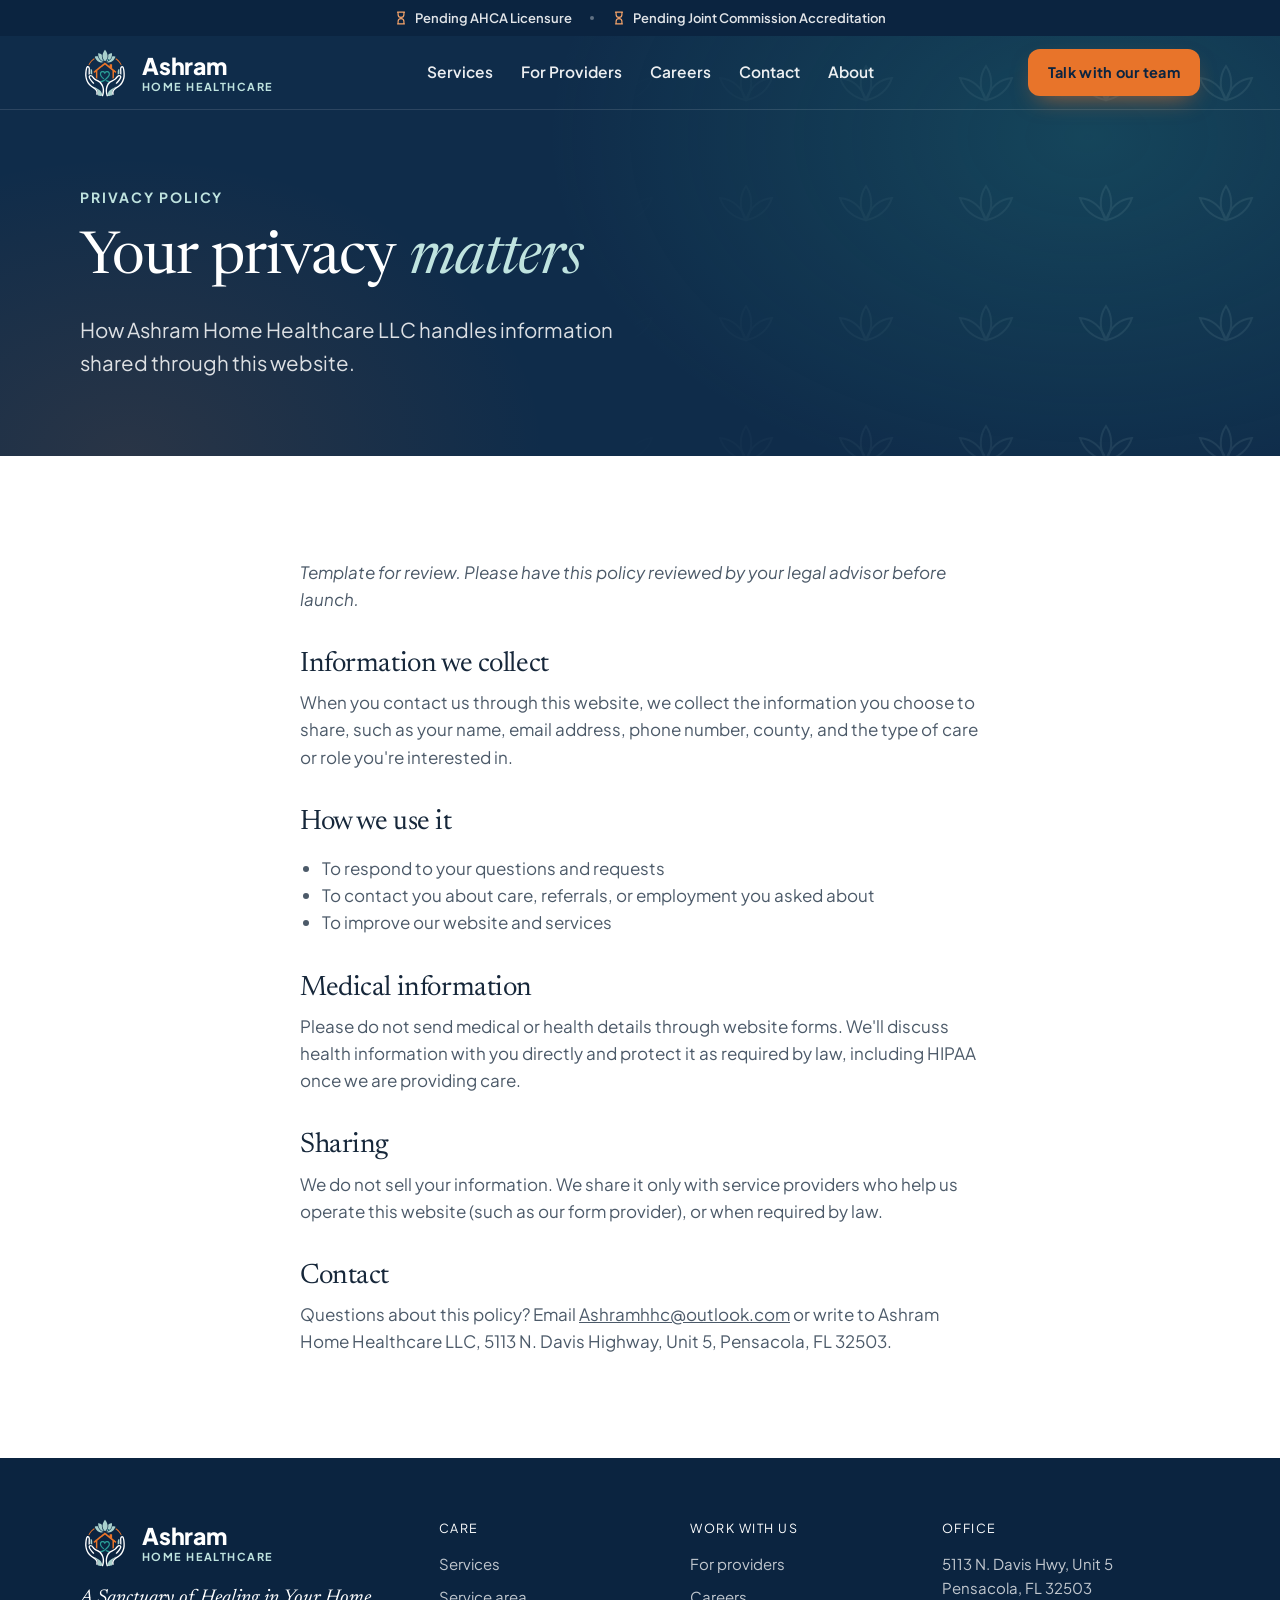
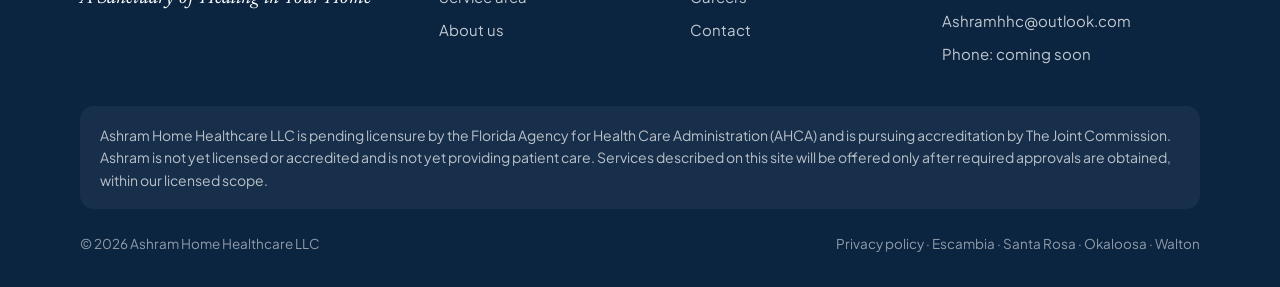
<file: privacy.html>
<!DOCTYPE html>
<html lang="en">
<head>
<meta charset="UTF-8">
<meta name="viewport" content="width=device-width, initial-scale=1, viewport-fit=cover">
<title>Privacy Policy | Ashram Home Healthcare</title>
<meta name="description" content="Privacy policy for the Ashram Home Healthcare website.">
<meta name="theme-color" content="#0F2C4A">
<meta property="og:type" content="website">
<meta property="og:site_name" content="Ashram Home Healthcare">
<meta property="og:title" content="Privacy Policy | Ashram Home Healthcare">
<meta property="og:description" content="Privacy policy for the Ashram Home Healthcare website.">
<meta property="og:image" content="og-image.png">
<meta name="twitter:card" content="summary_large_image">
<link rel="icon" href="data:image/svg+xml,%3Csvg xmlns='http://www.w3.org/2000/svg' viewBox='0 0 200 200'%3E%3Crect width='200' height='200' rx='40' fill='%23FAF4EC'/%3E%3Cpath d='M62 100 L100 66 L138 100' fill='none' stroke='%23E8742A' stroke-width='12' stroke-linecap='round' stroke-linejoin='round'/%3E%3Cpath d='M100 150 C80 134 70 122 76 110 C82 99 95 101 100 111 C105 101 118 99 124 110 C130 122 120 134 100 150Z' fill='none' stroke='%232A9D96' stroke-width='11'/%3E%3C/svg%3E">
<link rel="preconnect" href="https://fonts.googleapis.com">
<link rel="preconnect" href="https://fonts.gstatic.com" crossorigin>
<link href="https://fonts.googleapis.com/css2?family=Newsreader:ital,opsz,wght@0,6..72,400;0,6..72,500;1,6..72,400&family=Plus+Jakarta+Sans:wght@400;500;600;700;800&display=swap" rel="stylesheet">
<link rel="stylesheet" href="styles.css">
<script src="config.js"></script>
<script type="application/ld+json">{"@context":"https://schema.org","@type":"MedicalBusiness","name":"Ashram Home Healthcare LLC","slogan":"A Sanctuary of Healing in Your Home","email":"Ashramhhc@outlook.com","address":{"@type":"PostalAddress","streetAddress":"5113 N. Davis Highway, Unit 5","addressLocality":"Pensacola","addressRegion":"FL","postalCode":"32503","addressCountry":"US"},"areaServed":["Escambia County, FL","Santa Rosa County, FL","Okaloosa County, FL","Walton County, FL"]}</script>
</head>
<body>
<a class="skip" href="#main">Skip to content</a>
<svg width="0" height="0" style="position:absolute" aria-hidden="true">
  <defs>
    <symbol id="i-phone" viewBox="0 0 24 24"><path fill="none" stroke="currentColor" stroke-width="2" stroke-linecap="round" stroke-linejoin="round" d="M22 16.9v3a2 2 0 0 1-2.2 2 19.8 19.8 0 0 1-8.6-3.1 19.5 19.5 0 0 1-6-6A19.8 19.8 0 0 1 2.1 4.2 2 2 0 0 1 4.1 2h3a2 2 0 0 1 2 1.7c.1 1 .4 1.9.7 2.8a2 2 0 0 1-.5 2.1L8 9.9a16 16 0 0 0 6 6l1.3-1.3a2 2 0 0 1 2.1-.4c.9.3 1.8.6 2.8.7a2 2 0 0 1 1.7 2z"/></symbol>
    <symbol id="i-check" viewBox="0 0 24 24"><path fill="none" stroke="currentColor" stroke-width="2.4" stroke-linecap="round" stroke-linejoin="round" d="M20 6 9 17l-5-5"/></symbol>
    <symbol id="i-check-circle" viewBox="0 0 24 24"><g fill="none" stroke="currentColor" stroke-width="2" stroke-linecap="round" stroke-linejoin="round"><circle cx="12" cy="12" r="10"/><path d="m8 12 3 3 5-6"/></g></symbol>
    <symbol id="i-shield" viewBox="0 0 24 24"><g fill="none" stroke="currentColor" stroke-width="2" stroke-linecap="round" stroke-linejoin="round"><path d="M12 22s8-4 8-10V5l-8-3-8 3v7c0 6 8 10 8 10z"/><path d="m9 12 2 2 4-4"/></g></symbol>
    <symbol id="i-star" viewBox="0 0 24 24"><path fill="currentColor" d="m12 2 3.1 6.3 6.9 1-5 4.9 1.2 6.8L12 17.8 5.8 21l1.2-6.8-5-4.9 6.9-1z"/></symbol>
    <symbol id="i-camera" viewBox="0 0 24 24"><g fill="none" stroke="currentColor" stroke-width="2" stroke-linecap="round" stroke-linejoin="round"><path d="M23 19a2 2 0 0 1-2 2H3a2 2 0 0 1-2-2V8a2 2 0 0 1 2-2h4l2-3h6l2 3h4a2 2 0 0 1 2 2z"/><circle cx="12" cy="13" r="4"/></g></symbol>
    <symbol id="i-arrow-r" viewBox="0 0 24 24"><path fill="none" stroke="currentColor" stroke-width="2.2" stroke-linecap="round" stroke-linejoin="round" d="M5 12h14M13 6l6 6-6 6"/></symbol>
    <symbol id="i-arrow-l" viewBox="0 0 24 24"><path fill="none" stroke="currentColor" stroke-width="2.2" stroke-linecap="round" stroke-linejoin="round" d="M19 12H5M11 6l-6 6 6 6"/></symbol>
    <symbol id="i-pin" viewBox="0 0 24 24"><g fill="none" stroke="currentColor" stroke-width="2" stroke-linecap="round" stroke-linejoin="round"><path d="M21 10c0 7-9 13-9 13S3 17 3 10a9 9 0 0 1 18 0z"/><circle cx="12" cy="10" r="3"/></g></symbol>
    <symbol id="i-clock" viewBox="0 0 24 24"><g fill="none" stroke="currentColor" stroke-width="2" stroke-linecap="round"><circle cx="12" cy="12" r="10"/><path d="M12 6v6l4 2"/></g></symbol>
    <symbol id="i-mail" viewBox="0 0 24 24"><g fill="none" stroke="currentColor" stroke-width="2" stroke-linecap="round" stroke-linejoin="round"><rect x="2" y="4" width="20" height="16" rx="2"/><path d="m22 6-10 7L2 6"/></g></symbol>
    <symbol id="i-lock" viewBox="0 0 24 24"><g fill="none" stroke="currentColor" stroke-width="2" stroke-linecap="round" stroke-linejoin="round"><rect x="3" y="11" width="18" height="11" rx="2"/><path d="M7 11V7a5 5 0 0 1 10 0v4"/></g></symbol>
    <symbol id="i-info" viewBox="0 0 24 24"><g fill="none" stroke="currentColor" stroke-width="2" stroke-linecap="round"><circle cx="12" cy="12" r="10"/><path d="M12 16v-4M12 8h.01"/></g></symbol>
    <symbol id="i-heart" viewBox="0 0 24 24"><path fill="none" stroke="currentColor" stroke-width="2" stroke-linecap="round" stroke-linejoin="round" d="M20.8 4.6a5.5 5.5 0 0 0-7.8 0L12 5.7l-1-1.1a5.5 5.5 0 0 0-7.8 7.8l1 1.1L12 21l7.8-7.5 1-1.1a5.5 5.5 0 0 0 0-7.8z"/></symbol>
    <symbol id="i-hand" viewBox="0 0 24 24"><g fill="none" stroke="currentColor" stroke-width="2" stroke-linecap="round" stroke-linejoin="round"><path d="M11 14h2a2 2 0 0 0 0-4h-3c-.6 0-1.1.2-1.4.6L3 16"/><path d="m7 20 1.6-1.4c.3-.4.8-.6 1.4-.6h4c1.1 0 2.1-.4 2.8-1.2l4.6-4.4a2 2 0 0 0-2.8-2.8L14.4 13.4"/><path d="m2 15 6 6"/></g></symbol>
    <symbol id="i-sun" viewBox="0 0 24 24"><g fill="none" stroke="currentColor" stroke-width="2" stroke-linecap="round"><circle cx="12" cy="12" r="4"/><path d="M12 2v2M12 20v2M4.9 4.9l1.4 1.4M17.7 17.7l1.4 1.4M2 12h2M20 12h2M4.9 19.1l1.4-1.4M17.7 6.3l1.4-1.4"/></g></symbol>
    <symbol id="i-moon" viewBox="0 0 24 24"><path fill="none" stroke="currentColor" stroke-width="2" stroke-linecap="round" stroke-linejoin="round" d="M21 12.8A9 9 0 1 1 11.2 3a7 7 0 0 0 9.8 9.8z"/></symbol>
    <symbol id="i-user" viewBox="0 0 24 24"><g fill="none" stroke="currentColor" stroke-width="2" stroke-linecap="round" stroke-linejoin="round"><path d="M20 21v-2a4 4 0 0 0-4-4H8a4 4 0 0 0-4 4v2"/><circle cx="12" cy="7" r="4"/></g></symbol>
    <symbol id="i-users" viewBox="0 0 24 24"><g fill="none" stroke="currentColor" stroke-width="2" stroke-linecap="round" stroke-linejoin="round"><path d="M17 21v-2a4 4 0 0 0-4-4H5a4 4 0 0 0-4 4v2"/><circle cx="9" cy="7" r="4"/><path d="M23 21v-2a4 4 0 0 0-3-3.9M16 3.1a4 4 0 0 1 0 7.8"/></g></symbol>
    <symbol id="i-home" viewBox="0 0 24 24"><g fill="none" stroke="currentColor" stroke-width="2" stroke-linecap="round" stroke-linejoin="round"><path d="m3 10 9-7 9 7v10a2 2 0 0 1-2 2H5a2 2 0 0 1-2-2z"/><path d="M9 22V12h6v10"/></g></symbol>
    <symbol id="i-bath" viewBox="0 0 24 24"><g fill="none" stroke="currentColor" stroke-width="2" stroke-linecap="round" stroke-linejoin="round"><path d="M9 6 6.5 3.5a1.5 1.5 0 0 0-2.1 0L4 4a1.5 1.5 0 0 0-.4 1V17a2 2 0 0 0 2 2h12a2 2 0 0 0 2-2v-5H2"/><path d="M7 19v2M17 19v2"/></g></symbol>
    <symbol id="i-meal" viewBox="0 0 24 24"><g fill="none" stroke="currentColor" stroke-width="2" stroke-linecap="round" stroke-linejoin="round"><path d="M3 2v7c0 1.1.9 2 2 2h2a2 2 0 0 0 2-2V2M6 2v20M21 15V2a5 5 0 0 0-5 5v6c0 1.1.9 2 2 2h3zm0 0v7"/></g></symbol>
    <symbol id="i-pill" viewBox="0 0 24 24"><g fill="none" stroke="currentColor" stroke-width="2" stroke-linecap="round" stroke-linejoin="round"><path d="m10.5 20.5 10-10a4.95 4.95 0 1 0-7-7l-10 10a4.95 4.95 0 1 0 7 7z"/><path d="m8.5 8.5 7 7"/></g></symbol>
    <symbol id="i-chat" viewBox="0 0 24 24"><path fill="none" stroke="currentColor" stroke-width="2" stroke-linecap="round" stroke-linejoin="round" d="M21 11.5a8.4 8.4 0 0 1-9 8.4 8.5 8.5 0 0 1-3.8-.9L3 21l1.9-5.7A8.5 8.5 0 1 1 21 11.5z"/></symbol>
    <symbol id="i-car" viewBox="0 0 24 24"><g fill="none" stroke="currentColor" stroke-width="2" stroke-linecap="round" stroke-linejoin="round"><path d="M5 17H3v-5l2-5h14l2 5v5h-2"/><circle cx="7" cy="17" r="2"/><circle cx="17" cy="17" r="2"/><path d="M9 17h6M3 12h18"/></g></symbol>
    <symbol id="i-brain" viewBox="0 0 24 24"><g fill="none" stroke="currentColor" stroke-width="2" stroke-linecap="round" stroke-linejoin="round"><path d="M9.5 2A2.5 2.5 0 0 1 12 4.5v15a2.5 2.5 0 0 1-4.96.44 2.5 2.5 0 0 1-2.96-3.08 3 3 0 0 1-.34-5.58 2.5 2.5 0 0 1 1.32-4.24A2.5 2.5 0 0 1 9.5 2z"/><path d="M14.5 2A2.5 2.5 0 0 0 12 4.5v15a2.5 2.5 0 0 0 4.96.44 2.5 2.5 0 0 0 2.96-3.08 3 3 0 0 0 .34-5.58 2.5 2.5 0 0 0-1.32-4.24A2.5 2.5 0 0 0 14.5 2z"/></g></symbol>
    <symbol id="i-hospital" viewBox="0 0 24 24"><g fill="none" stroke="currentColor" stroke-width="2" stroke-linecap="round" stroke-linejoin="round"><rect x="3" y="3" width="18" height="18" rx="3"/><path d="M12 8v8M8 12h8"/></g></symbol>
    <symbol id="i-broom" viewBox="0 0 24 24"><g fill="none" stroke="currentColor" stroke-width="2" stroke-linecap="round" stroke-linejoin="round"><path d="m13 11 8-8"/><path d="M8.5 11.5 12.5 15.5 9 22l-7-7z"/><path d="m6 18 2-2"/></g></symbol>
    <symbol id="i-wallet" viewBox="0 0 24 24"><g fill="none" stroke="currentColor" stroke-width="2" stroke-linecap="round" stroke-linejoin="round"><path d="M20 12V8H6a2 2 0 0 1 0-4h12v4"/><path d="M4 6v12a2 2 0 0 0 2 2h14v-4"/><path d="M18 12a2 2 0 0 0 0 4h4v-4z"/></g></symbol>
    <symbol id="i-doc" viewBox="0 0 24 24"><g fill="none" stroke="currentColor" stroke-width="2" stroke-linecap="round" stroke-linejoin="round"><path d="M14 2H6a2 2 0 0 0-2 2v16a2 2 0 0 0 2 2h12a2 2 0 0 0 2-2V8z"/><path d="M14 2v6h6M9 13h6M9 17h6"/></g></symbol>
    <symbol id="i-flag" viewBox="0 0 24 24"><g fill="none" stroke="currentColor" stroke-width="2" stroke-linecap="round" stroke-linejoin="round"><path d="M4 15s1-1 4-1 5 2 8 2 4-1 4-1V3s-1 1-4 1-5-2-8-2-4 1-4 1z"/><path d="M4 22v-7"/></g></symbol>
    <symbol id="i-medicaid" viewBox="0 0 24 24"><g fill="none" stroke="currentColor" stroke-width="2" stroke-linecap="round" stroke-linejoin="round"><path d="M3 21h18M5 21V10M19 21V10M9 21v-6h6v6M2 10l10-7 10 7"/></g></symbol>


    <symbol id="i-hourglass" viewBox="0 0 24 24"><path fill="none" stroke="currentColor" stroke-width="2" stroke-linecap="round" stroke-linejoin="round" d="M6 2h12M6 22h12M7 2v4a5 5 0 0 0 10 0V2M7 22v-4a5 5 0 0 1 10 0v4"/></symbol>
    <symbol id="i-steth" viewBox="0 0 24 24"><g fill="none" stroke="currentColor" stroke-width="2" stroke-linecap="round" stroke-linejoin="round"><path d="M5 2H4a2 2 0 0 0-2 2v5a6 6 0 0 0 12 0V4a2 2 0 0 0-2-2h-1"/><path d="M8 15v1a6 6 0 0 0 12 0v-4"/><circle cx="20" cy="10" r="2"/></g></symbol>
    <symbol id="i-drop" viewBox="0 0 24 24"><g fill="none" stroke="currentColor" stroke-width="2" stroke-linecap="round" stroke-linejoin="round"><path d="M12 2.7 17.7 8.3a8 8 0 1 1-11.4 0z"/><path d="M12 11v6M9 14h6"/></g></symbol>
    <symbol id="i-bandage" viewBox="0 0 24 24"><g fill="none" stroke="currentColor" stroke-width="2" stroke-linecap="round" stroke-linejoin="round"><rect x="2" y="7" width="20" height="10" rx="5" transform="rotate(-45 12 12)"/><path d="M12 10h.01M10 12h.01M14 12h.01M12 14h.01"/></g></symbol>
    <symbol id="i-book" viewBox="0 0 24 24"><g fill="none" stroke="currentColor" stroke-width="2" stroke-linecap="round" stroke-linejoin="round"><path d="M4 19.5A2.5 2.5 0 0 1 6.5 17H20V2H6.5A2.5 2.5 0 0 0 4 4.5z"/><path d="M6.5 17A2.5 2.5 0 0 0 4 19.5 2.5 2.5 0 0 0 6.5 22H20v-5"/></g></symbol>
    <symbol id="i-network" viewBox="0 0 24 24"><g fill="none" stroke="currentColor" stroke-width="2" stroke-linecap="round" stroke-linejoin="round"><circle cx="12" cy="5" r="3"/><circle cx="5" cy="19" r="3"/><circle cx="19" cy="19" r="3"/><path d="M12 8v3M12 11l-5 5.5M12 11l5 5.5"/></g></symbol>
    <symbol id="i-clipboard" viewBox="0 0 24 24"><g fill="none" stroke="currentColor" stroke-width="2" stroke-linecap="round" stroke-linejoin="round"><rect x="8" y="2" width="8" height="4" rx="1"/><path d="M16 4h2a2 2 0 0 1 2 2v14a2 2 0 0 1-2 2H6a2 2 0 0 1-2-2V6a2 2 0 0 1 2-2h2"/><path d="m9 14 2 2 4-4"/></g></symbol>
    <symbol id="i-briefcase" viewBox="0 0 24 24"><g fill="none" stroke="currentColor" stroke-width="2" stroke-linecap="round" stroke-linejoin="round"><rect x="2" y="7" width="20" height="14" rx="2"/><path d="M16 21V5a2 2 0 0 0-2-2h-4a2 2 0 0 0-2 2v16"/></g></symbol>
    <symbol id="i-building" viewBox="0 0 24 24"><g fill="none" stroke="currentColor" stroke-width="2" stroke-linecap="round" stroke-linejoin="round"><path d="M3 21h18M5 21V5a2 2 0 0 1 2-2h10a2 2 0 0 1 2 2v16M9 7h2M13 7h2M9 11h2M13 11h2M9 15h2M13 15h2"/></g></symbol>
    <symbol id="i-send" viewBox="0 0 24 24"><g fill="none" stroke="currentColor" stroke-width="2" stroke-linecap="round" stroke-linejoin="round"><path d="M22 2 11 13M22 2l-7 20-4-9-9-4z"/></g></symbol>
    <symbol id="i-map" viewBox="0 0 24 24"><g fill="none" stroke="currentColor" stroke-width="2" stroke-linecap="round" stroke-linejoin="round"><path d="M1 6v16l7-4 8 4 7-4V2l-7 4-8-4z"/><path d="M8 2v16M16 6v16"/></g></symbol>
    <symbol id="i-dollar" viewBox="0 0 24 24"><path fill="none" stroke="currentColor" stroke-width="2" stroke-linecap="round" stroke-linejoin="round" d="M12 1v22M17 5H9.5a3.5 3.5 0 0 0 0 7h5a3.5 3.5 0 0 1 0 7H6"/></symbol>
    <symbol id="i-plus" viewBox="0 0 24 24"><path fill="none" stroke="currentColor" stroke-width="2.6" stroke-linecap="round" d="M12 5v14M5 12h14"/></symbol>
    <!-- Logo mark: traced from the original Ashram logo -->
    <symbol id="logo-mark" viewBox="0 0 390 445"><path fill-rule="evenodd" fill="#A9D1CD" d="M224.1 428.0C223.0 427.7 222.6 426.9 222.0 424.7C221.7 423.6 220.8 420.7 219.9 418.2C216.3 408.3 216.2 407.1 219.0 405.6C220.4 404.8 221.0 403.9 222.4 400.0C229.0 381.2 241.4 371.2 287.1 347.7C291.4 345.4 292.4 345.2 293.1 346.0C294.2 347.2 293.2 348.3 287.3 352.3C274.5 360.9 269.2 366.3 263.7 376.1C257.6 387.0 256.5 398.6 260.0 413.2C261.2 418.1 260.9 419.1 258.2 420.1C255.2 421.1 239.3 425.6 235.4 426.5C228.5 428.0 225.5 428.4 224.1 428.0ZM161.1 427.8C154.5 426.9 133.3 421.3 130.0 419.6C128.0 418.6 127.9 417.2 129.0 412.5C130.9 404.8 131.3 400.0 130.6 394.1C129.5 383.5 126.7 376.9 119.9 368.1C115.8 362.9 112.5 359.8 106.0 355.1C99.3 350.1 98.7 349.7 98.5 349.1C98.1 348.3 98.4 347.3 99.1 347.1C100.1 346.8 101.8 347.4 105.2 349.3C106.9 350.3 112.0 353.0 116.4 355.3C127.1 360.9 137.3 367.0 143.0 371.3C154.9 380.2 162.3 389.6 165.8 400.3C166.9 403.8 167.6 404.8 169.4 405.8C171.2 406.7 171.1 408.8 169.0 414.3C167.8 417.7 165.8 423.4 165.2 425.6C164.7 427.4 163.4 428.1 161.1 427.8ZM309.1 235.4C307.8 234.8 307.8 234.7 308.0 220.9C308.3 204.4 308.6 201.9 310.7 197.1C313.4 190.9 318.5 185.7 321.1 186.4C322.3 186.6 322.4 187.6 322.6 194.6C322.7 198.2 322.9 203.3 323.1 206.0C324.0 217.2 323.3 229.1 321.7 231.5C321.1 232.4 320.2 232.8 316.5 233.6C315.5 233.9 314.0 234.3 313.0 234.7C310.8 235.6 310.0 235.8 309.1 235.4ZM76.6 234.7C75.4 234.3 73.3 233.8 72.1 233.5C67.5 232.5 67.6 232.6 66.9 223.8C66.4 218.3 66.4 210.5 66.8 204.9C66.9 202.7 67.1 198.1 67.2 194.8C67.4 188.4 67.6 187.3 68.6 186.9C71.8 185.7 77.2 191.7 79.5 198.8C81.1 203.9 81.3 205.7 81.4 220.0C81.6 234.4 81.6 234.5 80.1 235.1C79.1 235.6 79.3 235.6 76.6 234.7ZM223.4 129.1C221.2 128.9 217.0 128.2 214.4 127.6C210.7 126.7 209.5 125.9 209.5 124.7C209.5 123.6 210.6 122.9 213.6 122.1C229.6 118.0 241.9 109.3 250.8 96.1C254.0 91.2 255.9 87.2 258.0 80.6C259.6 75.3 260.0 75.0 265.1 74.5C270.0 74.0 274.8 74.4 283.6 76.2C288.8 77.2 288.8 79.0 283.5 89.8C279.2 98.3 273.9 105.9 268.2 111.4C255.2 124.0 239.6 130.2 223.4 129.1ZM157.8 128.5C145.1 126.8 135.9 122.5 126.0 113.8C118.9 107.4 113.2 99.6 107.8 88.5C104.0 80.6 103.6 79.1 104.9 77.6C106.4 75.8 117.7 74.0 125.8 74.3C131.8 74.5 132.0 74.7 133.6 79.7C137.4 91.5 144.2 102.7 150.9 108.1C159.4 114.8 167.9 119.4 176.7 122.0C180.9 123.2 181.6 123.9 180.7 125.5C179.3 128.1 167.0 129.7 157.8 128.5ZM207.8 117.1C206.7 116.0 207.1 115.2 210.8 110.9C215.4 105.4 219.0 98.1 221.5 89.0C224.0 80.2 223.8 81.0 223.9 70.6C223.9 60.1 223.8 60.6 226.1 58.6C230.7 54.4 238.9 50.3 247.8 47.7C254.7 45.7 256.8 45.8 257.5 47.9C257.9 49.2 257.7 56.0 257.0 61.5C254.7 80.1 249.3 92.0 238.3 102.6C233.8 106.8 232.1 107.1 231.2 103.7C230.5 101.5 229.1 100.8 225.7 101.1C222.7 101.4 220.8 102.4 219.6 104.4C218.2 106.8 219.2 108.7 222.4 109.5C225.3 110.2 225.2 112.0 222.1 113.6C220.2 114.5 214.1 116.7 211.9 117.3C209.2 117.9 208.6 117.9 207.8 117.1ZM177.2 116.7C165.7 113.2 157.1 107.2 148.4 96.9C144.9 92.7 142.3 87.7 139.5 79.8C137.5 73.9 137.2 73.1 136.3 67.8C134.5 58.6 133.8 50.3 134.5 48.2C135.3 45.8 137.4 45.9 146.6 48.9C156.6 52.2 164.3 56.6 166.4 60.2L167.1 61.4L167.1 67.8C167.0 74.0 167.0 74.4 167.9 80.4C168.8 87.2 170.0 92.1 171.4 95.3C173.4 100.0 177.6 107.0 180.7 111.2C182.5 113.5 183.0 114.5 183.0 115.5C183.0 117.3 180.8 117.7 177.2 116.7ZM193.1 116.7C191.9 116.1 188.1 112.2 185.5 108.8C178.9 100.5 174.5 89.7 173.1 78.8C172.6 74.8 172.6 68.2 173.1 65.2C173.3 63.9 173.6 61.8 173.7 60.4C174.5 53.9 178.0 43.2 182.3 34.6C185.1 29.1 192.2 17.8 193.4 16.7C194.4 16.0 196.0 16.1 197.0 16.9C197.8 17.6 201.7 23.2 204.1 27.2C206.2 30.6 210.9 40.2 212.7 44.8C216.3 53.9 218.7 65.9 218.4 73.5C217.8 88.3 214.2 97.6 204.1 109.9C198.3 117.0 196.2 118.3 193.1 116.7Z"/><path fill-rule="evenodd" fill="#2A9D96" d="M159.6 304.3C159.2 304.0 158.2 303.1 157.4 302.3C156.6 301.4 155.0 300.0 153.9 299.2C149.4 295.8 149.4 295.3 153.6 294.5C170.8 291.1 181.8 285.7 197.8 272.9C207.8 264.9 213.4 259.1 220.1 250.2C226.1 242.3 228.1 237.2 228.1 230.4C228.0 220.5 219.2 212.9 210.5 215.3C204.4 217.0 200.0 221.4 198.0 227.8C197.0 230.9 196.4 231.5 194.0 231.5C191.9 231.5 191.4 231.1 190.4 228.5C186.6 218.5 178.6 213.1 170.8 215.3C165.0 216.9 161.3 221.3 160.1 228.3C159.1 234.2 160.8 239.8 166.4 248.1C170.2 253.9 178.4 262.8 185.7 269.1C188.3 271.4 188.8 272.2 188.2 272.9C187.7 273.5 182.0 277.5 181.1 277.9C179.9 278.4 179.7 278.2 175.7 274.6C165.1 264.9 155.6 253.0 152.1 245.0C149.4 238.8 148.5 229.3 150.1 223.4C152.4 214.8 158.4 208.1 166.3 205.3L168.9 204.4L174.0 204.4C178.8 204.4 179.2 204.4 181.3 205.1C185.5 206.4 189.3 208.7 192.3 212.0C193.8 213.5 194.1 213.6 195.5 212.1C198.8 208.7 203.3 206.0 207.7 204.8C211.3 203.8 217.3 203.8 220.6 204.8C234.9 209.2 241.8 223.0 238.0 239.5C235.1 252.2 222.9 267.6 204.0 282.3C202.8 283.2 200.8 284.9 199.4 286.0C196.4 288.4 186.4 295.2 182.9 297.1C178.4 299.6 170.9 302.4 164.5 304.0C161.1 304.9 160.6 304.9 159.6 304.3ZM225.5 304.1C217.1 302.0 213.2 300.6 205.6 296.9C199.3 293.8 198.5 293.0 199.9 291.6C201.1 290.5 206.8 286.2 207.5 286.0C208.3 285.6 208.7 285.7 213.8 288.1C221.0 291.4 227.3 293.4 234.4 294.6C238.4 295.4 238.6 295.9 235.6 298.2C234.7 298.9 232.8 300.5 231.5 301.7C228.2 304.8 228.2 304.8 225.5 304.1ZM223.2 109.8C220.5 109.6 217.8 108.0 217.8 106.6C217.8 105.9 221.2 102.1 222.6 101.3C223.8 100.5 227.0 100.6 231.4 101.4C232.4 101.6 232.4 102.5 231.2 105.0C230.1 107.5 229.7 108.2 228.1 109.3C227.1 110.1 227.1 110.0 223.2 109.8ZM168.6 108.9C167.6 107.9 167.7 107.5 168.8 106.5C170.6 104.8 171.5 104.2 172.4 104.5C172.8 104.6 173.6 104.8 174.1 104.9C175.4 105.2 175.7 105.7 175.3 107.0C174.7 109.0 173.9 109.4 171.3 109.4C169.3 109.4 169.0 109.4 168.6 108.9Z"/><path fill-rule="evenodd" fill="#E8742A" d="M262.1 273.6C261.8 273.2 261.7 270.0 261.8 237.9C261.8 209.9 261.7 202.5 261.5 201.9C261.1 201.1 258.7 199.0 253.2 194.9C251.1 193.3 248.7 191.3 247.9 190.6C247.1 189.9 244.7 188.0 242.6 186.5C240.6 185.0 237.7 182.7 236.1 181.4C234.6 180.1 231.6 177.8 229.5 176.1C227.4 174.5 224.4 172.1 222.8 170.8C221.1 169.5 218.5 167.4 217.0 166.1C214.0 163.8 206.1 157.5 198.8 151.7C196.1 149.6 194.2 148.2 193.9 148.2C193.3 148.2 192.4 148.9 181.9 157.4C179.3 159.4 176.6 161.6 175.9 162.1C175.2 162.6 173.1 164.3 171.2 165.9C169.4 167.4 167.1 169.2 166.2 169.9C164.4 171.3 157.2 177.1 152.4 181.0C150.6 182.5 147.4 185.0 145.4 186.6C143.3 188.2 139.8 191.0 137.6 192.8C135.4 194.6 132.3 197.1 130.8 198.3C129.3 199.5 127.9 200.7 127.6 201.1C127.3 201.6 127.2 205.3 127.2 237.0C127.1 274.1 127.1 273.5 126.0 273.5C125.5 273.5 118.3 269.7 116.0 268.2C115.3 267.8 114.7 267.2 114.5 266.8C114.4 266.3 114.2 257.7 114.2 239.7C114.1 211.7 114.2 212.5 113.0 212.5C112.8 212.5 112.4 212.7 112.2 212.9C111.3 214.0 101.4 221.6 100.5 221.9C100.2 222.0 99.7 221.9 99.4 221.6C98.8 221.2 93.9 215.0 93.0 213.4C92.2 212.0 92.6 211.4 95.8 208.7C97.4 207.4 99.8 205.4 101.1 204.2C102.5 203.1 105.7 200.4 108.2 198.4C110.8 196.3 114.3 193.5 116.0 192.0C117.7 190.5 120.9 187.9 123.1 186.1C125.3 184.4 128.7 181.6 130.6 180.0C132.6 178.4 138.0 174.0 142.6 170.1C147.3 166.3 152.0 162.5 153.0 161.7C154.0 160.8 157.7 157.8 161.2 155.0C164.8 152.2 169.2 148.7 171.1 147.1C173.1 145.6 175.4 143.7 176.4 143.0C177.3 142.2 179.3 140.7 180.6 139.5C182.0 138.4 184.2 136.6 185.6 135.5C187.0 134.5 188.9 133.0 189.9 132.2C192.4 130.2 193.5 129.5 194.3 129.5C195.1 129.5 197.0 130.9 203.7 136.4C209.2 141.0 210.7 142.2 214.2 145.0C219.9 149.4 224.2 152.9 225.8 154.3C227.7 156.0 235.3 162.0 235.5 162.0C235.6 162.0 235.9 161.8 236.1 161.6C236.5 161.2 236.5 161.0 236.6 151.8C236.6 146.3 236.6 146.3 237.2 145.6L237.8 145.0L247.5 145.0L257.2 145.0L257.7 145.6L258.2 146.2L258.2 163.2L258.2 180.2L258.8 181.0C259.1 181.5 261.2 183.3 263.5 185.1C265.8 186.9 271.0 191.1 275.1 194.4C279.2 197.7 283.9 201.4 285.5 202.7C292.4 208.3 295.7 211.1 296.0 212.0C296.3 212.8 295.7 213.8 292.4 217.9C288.6 222.4 288.3 222.6 285.9 220.7C283.0 218.5 278.0 214.5 277.1 213.7C276.4 213.1 275.7 212.8 275.4 212.8L274.9 212.9L274.8 240.0C274.6 266.2 274.6 267.2 274.2 267.7C273.4 268.6 263.6 274.0 262.9 274.0C262.7 274.0 262.4 273.8 262.1 273.6ZM50.7 153.0C48.4 152.2 48.1 151.7 48.6 149.9C49.3 147.9 54.2 137.9 56.4 134.4C66.9 116.8 79.5 103.3 94.8 93.0C98.7 90.4 98.5 90.4 100.8 95.0C103.2 99.6 103.3 99.2 98.6 102.3C80.7 114.2 65.8 130.7 56.7 148.7C53.8 154.3 53.9 154.3 50.7 153.0ZM337.2 153.1C336.7 152.8 336.1 151.9 335.0 149.7C329.4 138.5 319.9 125.9 310.3 116.9C304.6 111.4 297.2 105.4 292.7 102.6C290.1 100.9 288.8 99.7 288.8 99.1C288.8 98.7 291.8 92.6 292.5 91.9C293.4 90.8 294.5 91.4 302.8 98.0C317.8 109.9 330.1 125.2 338.8 142.6C340.8 146.7 342.5 150.4 342.5 150.8C342.5 151.7 342.0 152.2 340.8 152.5C340.2 152.6 339.3 152.9 338.8 153.1C338.0 153.4 337.8 153.4 337.2 153.1Z"/><path fill-rule="evenodd" fill="var(--hand, #17426E)" d="M172.2 429.6C171.1 429.4 169.2 429.1 168.1 428.9C166.6 428.7 165.9 428.5 165.5 428.1L165.0 427.6L165.7 425.1C166.1 423.7 167.2 420.5 168.1 418.0C176.7 394.2 177.1 367.8 169.3 344.8C165.3 333.1 157.9 321.3 149.1 312.7C142.1 305.9 137.6 303.0 123.9 296.1C118.2 293.3 112.0 290.1 110.2 289.0C101.1 283.5 94.6 277.3 83.6 263.8C75.9 254.3 73.0 252.0 68.5 251.8C65.9 251.7 64.7 252.0 63.2 253.1C61.9 254.1 60.7 256.1 60.8 257.4C60.8 262.4 70.9 279.8 81.2 292.3C83.5 295.1 89.5 301.3 92.5 304.0C98.4 309.3 99.2 310.5 98.9 313.4C98.7 316.5 96.5 318.4 93.2 318.4C90.5 318.4 89.9 317.9 82.9 310.9C74.5 302.5 68.6 295.3 62.1 285.6C50.2 267.9 47.8 261.1 50.1 252.0C51.0 248.6 51.7 247.2 54.1 244.9C60.9 238.1 71.8 237.8 81.1 244.1C84.6 246.4 87.5 249.4 94.1 257.6C100.5 265.6 107.0 271.9 113.1 276.0C115.9 277.9 123.1 281.8 130.8 285.6C137.9 289.1 142.1 291.4 145.2 293.4C146.1 294.0 147.5 294.7 148.2 295.1C149.0 295.5 150.4 296.4 151.2 297.1C152.1 297.8 153.4 298.8 154.0 299.2C155.7 300.5 158.9 303.7 160.1 305.2C160.6 306.0 162.1 307.8 163.4 309.2C171.3 318.3 177.6 330.2 181.9 343.8C186.7 358.7 188.2 378.8 185.9 396.5C184.6 405.8 183.2 412.0 179.8 422.1C176.9 430.7 177.2 430.4 172.2 429.6ZM210.7 429.4C209.3 427.9 205.2 414.8 203.4 405.8C200.1 389.1 199.9 374.2 202.9 357.0C205.9 339.4 215.3 319.5 225.8 308.1C226.8 307.0 228.0 305.6 228.4 305.0C229.8 302.9 236.8 296.9 239.2 295.6C239.6 295.4 241.2 294.5 242.7 293.5C245.6 291.6 252.4 288.1 256.9 286.1C265.7 282.3 275.6 276.7 280.7 272.7C284.9 269.4 291.9 262.0 297.9 254.6C303.6 247.5 307.1 244.3 311.5 242.1C321.4 237.2 333.0 239.6 338.3 247.8C340.2 250.8 341.3 256.2 340.7 260.0C339.5 269.1 328.9 286.8 315.3 302.5C312.1 306.3 301.0 316.9 299.5 317.6C295.3 319.7 290.8 317.3 290.8 313.0C290.8 310.1 291.5 308.8 295.0 306.1C305.1 297.9 315.9 284.5 323.8 270.1C328.4 261.7 329.4 259.6 329.4 257.6C329.4 252.1 323.1 249.8 316.8 253.0C313.9 254.4 312.6 255.8 305.2 265.2C292.2 281.5 283.7 287.9 262.2 297.7C254.4 301.3 251.9 302.7 247.5 305.7C234.1 315.0 224.3 328.9 218.4 347.0C216.4 353.2 215.8 355.6 214.8 361.0C214.1 364.8 213.8 367.0 213.0 374.3C212.7 377.3 212.7 385.3 213.0 387.4C213.1 388.2 213.6 391.9 214.0 395.5C214.9 402.6 216.5 409.9 218.3 415.0C221.4 423.5 222.5 427.3 222.1 427.9C221.9 428.2 221.5 428.5 221.2 428.6C220.7 428.7 219.4 428.9 215.8 429.5C212.3 430.0 211.3 430.0 210.7 429.4ZM262.1 417.5C261.2 416.7 259.7 411.1 258.7 404.7C256.4 389.5 263.0 372.7 275.5 361.6C279.9 357.7 288.8 351.4 298.0 345.6C314.2 335.5 329.7 321.3 337.9 309.0C349.1 292.2 355.6 275.3 358.1 256.6C360.1 242.0 359.9 225.0 357.6 206.9C355.5 190.1 353.2 179.0 351.2 175.5C350.4 174.1 348.6 172.7 347.4 172.8C344.7 172.8 341.9 176.3 340.8 181.0C340.2 183.9 340.2 193.7 341.0 202.6C341.5 208.8 341.5 210.8 341.4 218.8C341.3 225.6 340.8 236.6 340.5 237.4C340.4 237.6 339.7 238.3 339.5 238.3C339.4 238.3 338.8 237.9 338.3 237.4C336.8 236.0 334.5 234.7 332.1 233.8C329.3 232.7 329.2 232.4 329.3 229.7C330.1 217.8 330.1 210.8 329.3 201.1C328.8 194.0 328.6 186.2 329.0 182.6C330.2 171.4 334.7 164.2 342.2 161.6C344.9 160.6 349.4 160.6 352.2 161.5C360.8 164.3 364.5 172.2 368.0 195.6C371.5 219.2 372.4 240.7 370.5 256.0C369.6 263.0 369.4 264.3 368.2 270.1C366.6 277.7 362.2 290.3 358.4 298.1C350.5 314.1 344.4 323.0 333.6 334.0C325.2 342.5 315.7 350.0 304.6 356.8C300.7 359.1 287.8 367.8 286.0 369.2C279.2 374.6 274.2 381.7 272.3 388.6C270.3 395.7 270.4 400.3 272.5 409.1C273.8 414.4 274.2 413.8 267.0 416.6C263.2 418.1 262.7 418.1 262.1 417.5ZM121.1 415.9C118.5 414.9 116.7 414.1 116.3 413.6L115.6 413.0L116.6 409.2C117.1 407.1 117.6 404.8 117.7 404.0C118.8 398.8 118.0 391.5 115.9 386.0C111.8 375.5 105.4 369.4 85.1 356.7C74.5 350.0 65.1 342.6 57.0 334.5C50.2 327.6 46.7 323.3 41.5 315.4C29.5 297.1 21.4 274.4 19.0 252.4C17.5 238.7 18.3 217.8 20.8 202.0C22.6 190.3 24.5 181.6 26.4 175.1C29.3 165.4 34.6 160.8 43.0 160.9C52.5 161.0 58.2 167.1 60.6 179.6C61.1 182.3 61.1 192.2 60.6 201.1C60.1 209.4 60.2 223.2 60.9 228.5C61.3 232.5 61.3 232.6 59.1 233.5C56.5 234.5 53.4 236.2 51.9 237.3C50.4 238.4 49.7 238.6 49.4 237.8C48.2 234.8 48.0 207.7 49.1 198.9C49.6 194.7 49.5 181.5 48.9 179.5C47.0 172.6 42.3 170.7 39.0 175.3C37.7 177.1 35.9 184.2 34.0 195.2C32.8 202.6 32.6 204.0 31.7 211.4C29.7 229.8 29.9 245.5 32.4 259.5C36.2 281.6 46.7 303.7 61.0 320.0C65.2 324.7 65.3 324.8 74.7 332.9C78.9 336.5 87.4 342.7 95.4 348.1C109.5 357.6 114.0 361.3 119.2 367.8C126.1 376.4 128.8 382.9 130.1 393.3C130.9 399.6 130.4 405.2 128.5 412.7C127.1 418.3 127.3 418.2 121.1 415.9Z"/></symbol>
  </defs>
</svg>
<header class="header" id="header">
  <div class="statusbar if-any-pending" role="note">
    <span class="if-pending"><svg><use href="#i-hourglass"/></svg>Pending AHCA Licensure</span>
    <i class="sep if-pending if-jc-pending"></i>
    <span class="if-jc-pending"><svg><use href="#i-hourglass"/></svg>Pending Joint Commission Accreditation</span>
  </div>
  <div class="header-row">
    <div class="wrap">
      <a href="index.html" class="brand" aria-label="Ashram Home Healthcare, home">
        <svg class="logo" aria-hidden="true"><use href="#logo-mark"/></svg>
        <span class="brand-text"><span class="brand-name">Ashram</span><span class="brand-sub">Home Healthcare</span></span>
      </a>
      <nav class="nav" aria-label="Main">
        <a href="services.html">Services</a>
        <a href="referrals.html">For Providers</a>
        <a href="careers.html">Careers</a>
        <a href="contact.html">Contact</a>
        <a href="about.html">About</a>
      </nav>
      <div class="header-cta">
        <a class="btn btn-call if-phone" data-phone-link href="#"><svg><use href="#i-phone"/></svg>Call us now</a>
        <button class="btn btn-primary" data-open="family">Talk with our team</button>
        <button class="menu-btn" id="menuBtn" aria-label="Open menu" aria-expanded="false" aria-controls="mobileNav">
          <svg viewBox="0 0 24 24" fill="none" stroke="currentColor" stroke-width="2.2" stroke-linecap="round"><path d="M4 7h16M4 12h16M4 17h16"/></svg>
        </button>
      </div>
    </div>
  </div>
</header>
<nav class="mobile-nav" id="mobileNav" aria-label="Mobile">
  <button class="mobile-close" id="menuClose" aria-label="Close menu"><svg viewBox="0 0 24 24" fill="none" stroke="currentColor" stroke-width="2.2" stroke-linecap="round"><path d="M6 6l12 12M18 6 6 18"/></svg></button>
  <a href="index.html">Home</a>
  <a href="services.html">Services</a>
  <a href="referrals.html">For Providers</a>
  <a href="careers.html">Careers</a>
  <a href="contact.html">Contact</a>
  <a href="about.html">About</a>
  <button class="btn btn-primary" data-open="family">Talk with our team</button>
</nav>
<main id="main">
<section class="hero hero-sub">
  <div class="hero-pattern" aria-hidden="true"></div>
  <div class="wrap">
    <span class="company reveal">Privacy policy</span>
    <h1 class="reveal d1">Your privacy <em>matters</em></h1>
    <p class="lede reveal d2">How Ashram Home Healthcare LLC handles information shared through this website.</p>
    
  </div>
</section>

<section class="section bg-white">
  <div class="wrap legal">
    <p><em>Template for review. Please have this policy reviewed by your legal advisor before launch.</em></p>
    <h2>Information we collect</h2>
    <p>When you contact us through this website, we collect the information you choose to share, such as your name, email address, phone number, county, and the type of care or role you're interested in.</p>
    <h2>How we use it</h2>
    <ul><li>To respond to your questions and requests</li><li>To contact you about care, referrals, or employment you asked about</li><li>To improve our website and services</li></ul>
    <h2>Medical information</h2>
    <p>Please do not send medical or health details through website forms. We'll discuss health information with you directly and protect it as required by law, including HIPAA once we are providing care.</p>
    <h2>Sharing</h2>
    <p>We do not sell your information. We share it only with service providers who help us operate this website (such as our form provider), or when required by law.</p>
    <h2>Contact</h2>
    <p>Questions about this policy? Email <a data-email href="mailto:Ashramhhc@outlook.com">Ashramhhc@outlook.com</a> or write to Ashram Home Healthcare LLC, 5113 N. Davis Highway, Unit 5, Pensacola, FL 32503.</p>
  </div>
</section>
</main>
<footer class="footer">
  <div class="wrap">
    <div class="footer-grid">
      <div>
        <a href="index.html" class="brand" aria-label="Ashram Home Healthcare">
          <svg class="logo" aria-hidden="true"><use href="#logo-mark"/></svg>
          <span class="brand-text"><span class="brand-name">Ashram</span><span class="brand-sub">Home Healthcare</span></span>
        </a>
        <p style="font-family:var(--serif);font-style:italic;font-size:20px;color:#fff">A Sanctuary of Healing in Your Home</p>
      </div>
      <div><p class="fh">Care</p><ul><li><a href="services.html">Services</a></li><li><a href="index.html#area">Service area</a></li><li><a href="about.html">About us</a></li></ul></div>
      <div><p class="fh">Work with us</p><ul><li><a href="referrals.html">For providers</a></li><li><a href="careers.html">Careers</a></li><li><a href="contact.html">Contact</a></li></ul></div>
      <div><p class="fh">Office</p><ul><li>5113 N. Davis Hwy, Unit 5<br>Pensacola, FL 32503</li><li><a data-email href="mailto:Ashramhhc@outlook.com">Ashramhhc@outlook.com</a></li><li class="if-phone">Phone: <a data-phone-link href="#"><span data-phone></span></a></li><li class="if-fax">Fax: <span data-fax></span></li><li class="if-no-phone">Phone: coming soon</li></ul></div>
    </div>
    <p class="disclaimer if-pending">Ashram Home Healthcare LLC is pending licensure by the Florida Agency for Health Care Administration (AHCA) and is pursuing accreditation by The Joint Commission. Ashram is not yet licensed or accredited and is not yet providing patient care. Services described on this site will be offered only after required approvals are obtained, within our licensed scope.</p>
    <p class="disclaimer if-jc-only if-jc-pending">Ashram Home Healthcare LLC is pursuing accreditation by The Joint Commission and is not yet accredited.</p>
    <div class="footer-bottom">
      <span>&copy; <span id="yr">2026</span> Ashram Home Healthcare LLC</span>
      <span><a href="privacy.html">Privacy policy</a> &middot; Escambia &middot; Santa Rosa &middot; Okaloosa &middot; Walton</span>
    </div>
  </div>
</footer>
<div class="call-bar" id="callBar">
  <a class="c1 if-phone" data-phone-link href="#"><svg><use href="#i-phone"/></svg>Call now</a>
  <a class="c1 if-no-phone" href="contact.html"><svg><use href="#i-mail"/></svg>Contact</a>
  <button class="c2" data-open="family">Talk with our team</button>
</div>
<div class="flow" id="flow" role="dialog" aria-modal="true" aria-labelledby="flowTitleTxt" aria-hidden="true">
  <div class="flow-panel">
    <div class="flow-top">
      <svg class="logo logo--color" aria-hidden="true"><use href="#logo-mark"/></svg>
      <div class="ft-title"><span id="flowTitleTxt">Ashram Home Healthcare</span><small>About 1 minute &middot; No commitment</small></div>
      <button class="flow-close" id="flowClose" aria-label="Close"><svg viewBox="0 0 24 24" fill="none" stroke="currentColor" stroke-width="2.2" stroke-linecap="round"><path d="M6 6l12 12M18 6 6 18"/></svg></button>
    </div>
    <div class="flow-progress" id="flowProgress" aria-hidden="true"></div>
    <div class="flow-body" id="flowBody" aria-live="polite"></div>
    <div class="flow-foot" id="flowFoot">
      <button class="link-btn" id="flowBack"><svg><use href="#i-arrow-l"/></svg>Back</button>
      <button class="btn btn-primary" id="flowNext" disabled>Continue</button>
    </div>
  </div>
</div>
<script src="main.js"></script>
</body>
</html>
</file>
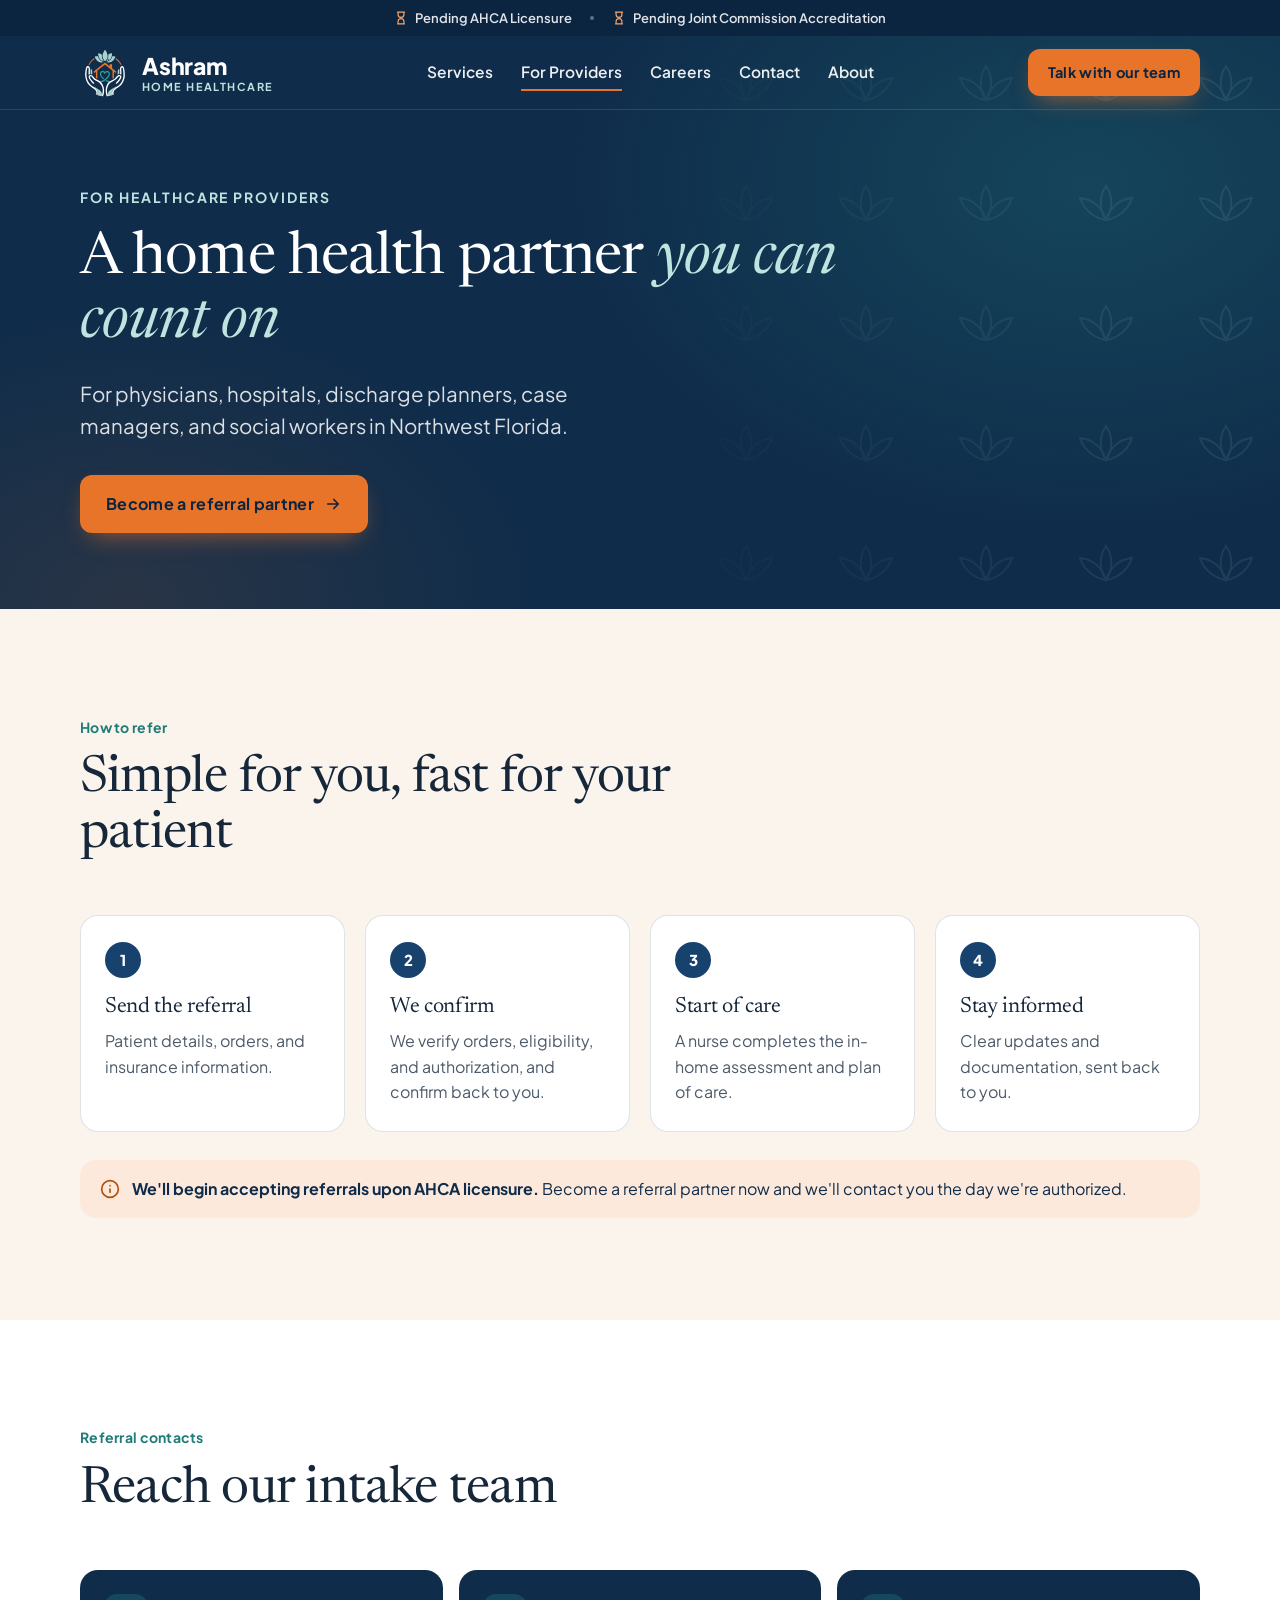
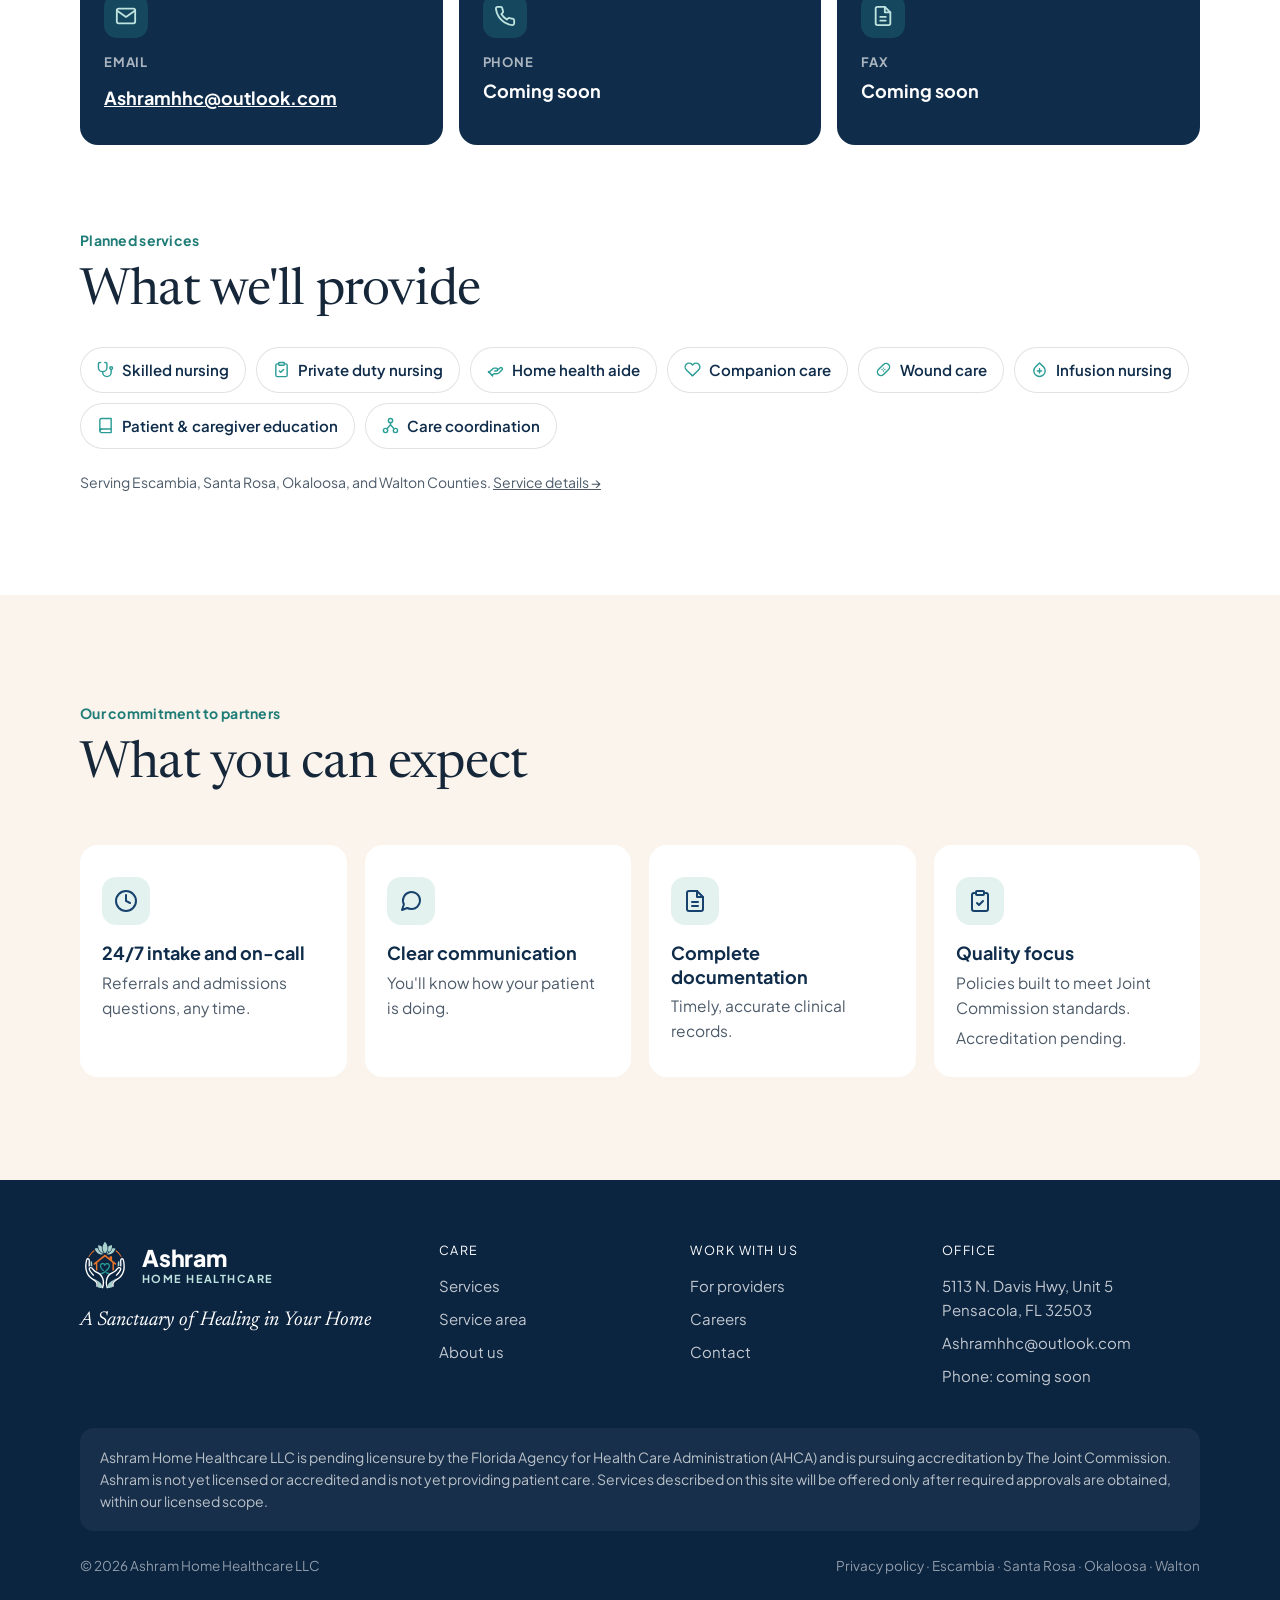
<file: referrals.html>
<!DOCTYPE html>
<html lang="en">
<head>
<meta charset="UTF-8">
<meta name="viewport" content="width=device-width, initial-scale=1, viewport-fit=cover">
<title>For Healthcare Providers | Ashram Home Healthcare</title>
<meta name="description" content="Referral information for physicians, hospitals, discharge planners, and case managers in Northwest Florida.">
<meta name="theme-color" content="#0F2C4A">
<meta property="og:type" content="website">
<meta property="og:site_name" content="Ashram Home Healthcare">
<meta property="og:title" content="For Healthcare Providers | Ashram Home Healthcare">
<meta property="og:description" content="Referral information for physicians, hospitals, discharge planners, and case managers in Northwest Florida.">
<meta property="og:image" content="og-image.png">
<meta name="twitter:card" content="summary_large_image">
<link rel="icon" href="data:image/svg+xml,%3Csvg xmlns='http://www.w3.org/2000/svg' viewBox='0 0 200 200'%3E%3Crect width='200' height='200' rx='40' fill='%23FAF4EC'/%3E%3Cpath d='M62 100 L100 66 L138 100' fill='none' stroke='%23E8742A' stroke-width='12' stroke-linecap='round' stroke-linejoin='round'/%3E%3Cpath d='M100 150 C80 134 70 122 76 110 C82 99 95 101 100 111 C105 101 118 99 124 110 C130 122 120 134 100 150Z' fill='none' stroke='%232A9D96' stroke-width='11'/%3E%3C/svg%3E">
<link rel="preconnect" href="https://fonts.googleapis.com">
<link rel="preconnect" href="https://fonts.gstatic.com" crossorigin>
<link href="https://fonts.googleapis.com/css2?family=Newsreader:ital,opsz,wght@0,6..72,400;0,6..72,500;1,6..72,400&family=Plus+Jakarta+Sans:wght@400;500;600;700;800&display=swap" rel="stylesheet">
<link rel="stylesheet" href="styles.css">
<script src="config.js"></script>
<script type="application/ld+json">{"@context":"https://schema.org","@type":"MedicalBusiness","name":"Ashram Home Healthcare LLC","slogan":"A Sanctuary of Healing in Your Home","email":"Ashramhhc@outlook.com","address":{"@type":"PostalAddress","streetAddress":"5113 N. Davis Highway, Unit 5","addressLocality":"Pensacola","addressRegion":"FL","postalCode":"32503","addressCountry":"US"},"areaServed":["Escambia County, FL","Santa Rosa County, FL","Okaloosa County, FL","Walton County, FL"]}</script>
</head>
<body>
<a class="skip" href="#main">Skip to content</a>
<svg width="0" height="0" style="position:absolute" aria-hidden="true">
  <defs>
    <symbol id="i-phone" viewBox="0 0 24 24"><path fill="none" stroke="currentColor" stroke-width="2" stroke-linecap="round" stroke-linejoin="round" d="M22 16.9v3a2 2 0 0 1-2.2 2 19.8 19.8 0 0 1-8.6-3.1 19.5 19.5 0 0 1-6-6A19.8 19.8 0 0 1 2.1 4.2 2 2 0 0 1 4.1 2h3a2 2 0 0 1 2 1.7c.1 1 .4 1.9.7 2.8a2 2 0 0 1-.5 2.1L8 9.9a16 16 0 0 0 6 6l1.3-1.3a2 2 0 0 1 2.1-.4c.9.3 1.8.6 2.8.7a2 2 0 0 1 1.7 2z"/></symbol>
    <symbol id="i-check" viewBox="0 0 24 24"><path fill="none" stroke="currentColor" stroke-width="2.4" stroke-linecap="round" stroke-linejoin="round" d="M20 6 9 17l-5-5"/></symbol>
    <symbol id="i-check-circle" viewBox="0 0 24 24"><g fill="none" stroke="currentColor" stroke-width="2" stroke-linecap="round" stroke-linejoin="round"><circle cx="12" cy="12" r="10"/><path d="m8 12 3 3 5-6"/></g></symbol>
    <symbol id="i-shield" viewBox="0 0 24 24"><g fill="none" stroke="currentColor" stroke-width="2" stroke-linecap="round" stroke-linejoin="round"><path d="M12 22s8-4 8-10V5l-8-3-8 3v7c0 6 8 10 8 10z"/><path d="m9 12 2 2 4-4"/></g></symbol>
    <symbol id="i-star" viewBox="0 0 24 24"><path fill="currentColor" d="m12 2 3.1 6.3 6.9 1-5 4.9 1.2 6.8L12 17.8 5.8 21l1.2-6.8-5-4.9 6.9-1z"/></symbol>
    <symbol id="i-camera" viewBox="0 0 24 24"><g fill="none" stroke="currentColor" stroke-width="2" stroke-linecap="round" stroke-linejoin="round"><path d="M23 19a2 2 0 0 1-2 2H3a2 2 0 0 1-2-2V8a2 2 0 0 1 2-2h4l2-3h6l2 3h4a2 2 0 0 1 2 2z"/><circle cx="12" cy="13" r="4"/></g></symbol>
    <symbol id="i-arrow-r" viewBox="0 0 24 24"><path fill="none" stroke="currentColor" stroke-width="2.2" stroke-linecap="round" stroke-linejoin="round" d="M5 12h14M13 6l6 6-6 6"/></symbol>
    <symbol id="i-arrow-l" viewBox="0 0 24 24"><path fill="none" stroke="currentColor" stroke-width="2.2" stroke-linecap="round" stroke-linejoin="round" d="M19 12H5M11 6l-6 6 6 6"/></symbol>
    <symbol id="i-pin" viewBox="0 0 24 24"><g fill="none" stroke="currentColor" stroke-width="2" stroke-linecap="round" stroke-linejoin="round"><path d="M21 10c0 7-9 13-9 13S3 17 3 10a9 9 0 0 1 18 0z"/><circle cx="12" cy="10" r="3"/></g></symbol>
    <symbol id="i-clock" viewBox="0 0 24 24"><g fill="none" stroke="currentColor" stroke-width="2" stroke-linecap="round"><circle cx="12" cy="12" r="10"/><path d="M12 6v6l4 2"/></g></symbol>
    <symbol id="i-mail" viewBox="0 0 24 24"><g fill="none" stroke="currentColor" stroke-width="2" stroke-linecap="round" stroke-linejoin="round"><rect x="2" y="4" width="20" height="16" rx="2"/><path d="m22 6-10 7L2 6"/></g></symbol>
    <symbol id="i-lock" viewBox="0 0 24 24"><g fill="none" stroke="currentColor" stroke-width="2" stroke-linecap="round" stroke-linejoin="round"><rect x="3" y="11" width="18" height="11" rx="2"/><path d="M7 11V7a5 5 0 0 1 10 0v4"/></g></symbol>
    <symbol id="i-info" viewBox="0 0 24 24"><g fill="none" stroke="currentColor" stroke-width="2" stroke-linecap="round"><circle cx="12" cy="12" r="10"/><path d="M12 16v-4M12 8h.01"/></g></symbol>
    <symbol id="i-heart" viewBox="0 0 24 24"><path fill="none" stroke="currentColor" stroke-width="2" stroke-linecap="round" stroke-linejoin="round" d="M20.8 4.6a5.5 5.5 0 0 0-7.8 0L12 5.7l-1-1.1a5.5 5.5 0 0 0-7.8 7.8l1 1.1L12 21l7.8-7.5 1-1.1a5.5 5.5 0 0 0 0-7.8z"/></symbol>
    <symbol id="i-hand" viewBox="0 0 24 24"><g fill="none" stroke="currentColor" stroke-width="2" stroke-linecap="round" stroke-linejoin="round"><path d="M11 14h2a2 2 0 0 0 0-4h-3c-.6 0-1.1.2-1.4.6L3 16"/><path d="m7 20 1.6-1.4c.3-.4.8-.6 1.4-.6h4c1.1 0 2.1-.4 2.8-1.2l4.6-4.4a2 2 0 0 0-2.8-2.8L14.4 13.4"/><path d="m2 15 6 6"/></g></symbol>
    <symbol id="i-sun" viewBox="0 0 24 24"><g fill="none" stroke="currentColor" stroke-width="2" stroke-linecap="round"><circle cx="12" cy="12" r="4"/><path d="M12 2v2M12 20v2M4.9 4.9l1.4 1.4M17.7 17.7l1.4 1.4M2 12h2M20 12h2M4.9 19.1l1.4-1.4M17.7 6.3l1.4-1.4"/></g></symbol>
    <symbol id="i-moon" viewBox="0 0 24 24"><path fill="none" stroke="currentColor" stroke-width="2" stroke-linecap="round" stroke-linejoin="round" d="M21 12.8A9 9 0 1 1 11.2 3a7 7 0 0 0 9.8 9.8z"/></symbol>
    <symbol id="i-user" viewBox="0 0 24 24"><g fill="none" stroke="currentColor" stroke-width="2" stroke-linecap="round" stroke-linejoin="round"><path d="M20 21v-2a4 4 0 0 0-4-4H8a4 4 0 0 0-4 4v2"/><circle cx="12" cy="7" r="4"/></g></symbol>
    <symbol id="i-users" viewBox="0 0 24 24"><g fill="none" stroke="currentColor" stroke-width="2" stroke-linecap="round" stroke-linejoin="round"><path d="M17 21v-2a4 4 0 0 0-4-4H5a4 4 0 0 0-4 4v2"/><circle cx="9" cy="7" r="4"/><path d="M23 21v-2a4 4 0 0 0-3-3.9M16 3.1a4 4 0 0 1 0 7.8"/></g></symbol>
    <symbol id="i-home" viewBox="0 0 24 24"><g fill="none" stroke="currentColor" stroke-width="2" stroke-linecap="round" stroke-linejoin="round"><path d="m3 10 9-7 9 7v10a2 2 0 0 1-2 2H5a2 2 0 0 1-2-2z"/><path d="M9 22V12h6v10"/></g></symbol>
    <symbol id="i-bath" viewBox="0 0 24 24"><g fill="none" stroke="currentColor" stroke-width="2" stroke-linecap="round" stroke-linejoin="round"><path d="M9 6 6.5 3.5a1.5 1.5 0 0 0-2.1 0L4 4a1.5 1.5 0 0 0-.4 1V17a2 2 0 0 0 2 2h12a2 2 0 0 0 2-2v-5H2"/><path d="M7 19v2M17 19v2"/></g></symbol>
    <symbol id="i-meal" viewBox="0 0 24 24"><g fill="none" stroke="currentColor" stroke-width="2" stroke-linecap="round" stroke-linejoin="round"><path d="M3 2v7c0 1.1.9 2 2 2h2a2 2 0 0 0 2-2V2M6 2v20M21 15V2a5 5 0 0 0-5 5v6c0 1.1.9 2 2 2h3zm0 0v7"/></g></symbol>
    <symbol id="i-pill" viewBox="0 0 24 24"><g fill="none" stroke="currentColor" stroke-width="2" stroke-linecap="round" stroke-linejoin="round"><path d="m10.5 20.5 10-10a4.95 4.95 0 1 0-7-7l-10 10a4.95 4.95 0 1 0 7 7z"/><path d="m8.5 8.5 7 7"/></g></symbol>
    <symbol id="i-chat" viewBox="0 0 24 24"><path fill="none" stroke="currentColor" stroke-width="2" stroke-linecap="round" stroke-linejoin="round" d="M21 11.5a8.4 8.4 0 0 1-9 8.4 8.5 8.5 0 0 1-3.8-.9L3 21l1.9-5.7A8.5 8.5 0 1 1 21 11.5z"/></symbol>
    <symbol id="i-car" viewBox="0 0 24 24"><g fill="none" stroke="currentColor" stroke-width="2" stroke-linecap="round" stroke-linejoin="round"><path d="M5 17H3v-5l2-5h14l2 5v5h-2"/><circle cx="7" cy="17" r="2"/><circle cx="17" cy="17" r="2"/><path d="M9 17h6M3 12h18"/></g></symbol>
    <symbol id="i-brain" viewBox="0 0 24 24"><g fill="none" stroke="currentColor" stroke-width="2" stroke-linecap="round" stroke-linejoin="round"><path d="M9.5 2A2.5 2.5 0 0 1 12 4.5v15a2.5 2.5 0 0 1-4.96.44 2.5 2.5 0 0 1-2.96-3.08 3 3 0 0 1-.34-5.58 2.5 2.5 0 0 1 1.32-4.24A2.5 2.5 0 0 1 9.5 2z"/><path d="M14.5 2A2.5 2.5 0 0 0 12 4.5v15a2.5 2.5 0 0 0 4.96.44 2.5 2.5 0 0 0 2.96-3.08 3 3 0 0 0 .34-5.58 2.5 2.5 0 0 0-1.32-4.24A2.5 2.5 0 0 0 14.5 2z"/></g></symbol>
    <symbol id="i-hospital" viewBox="0 0 24 24"><g fill="none" stroke="currentColor" stroke-width="2" stroke-linecap="round" stroke-linejoin="round"><rect x="3" y="3" width="18" height="18" rx="3"/><path d="M12 8v8M8 12h8"/></g></symbol>
    <symbol id="i-broom" viewBox="0 0 24 24"><g fill="none" stroke="currentColor" stroke-width="2" stroke-linecap="round" stroke-linejoin="round"><path d="m13 11 8-8"/><path d="M8.5 11.5 12.5 15.5 9 22l-7-7z"/><path d="m6 18 2-2"/></g></symbol>
    <symbol id="i-wallet" viewBox="0 0 24 24"><g fill="none" stroke="currentColor" stroke-width="2" stroke-linecap="round" stroke-linejoin="round"><path d="M20 12V8H6a2 2 0 0 1 0-4h12v4"/><path d="M4 6v12a2 2 0 0 0 2 2h14v-4"/><path d="M18 12a2 2 0 0 0 0 4h4v-4z"/></g></symbol>
    <symbol id="i-doc" viewBox="0 0 24 24"><g fill="none" stroke="currentColor" stroke-width="2" stroke-linecap="round" stroke-linejoin="round"><path d="M14 2H6a2 2 0 0 0-2 2v16a2 2 0 0 0 2 2h12a2 2 0 0 0 2-2V8z"/><path d="M14 2v6h6M9 13h6M9 17h6"/></g></symbol>
    <symbol id="i-flag" viewBox="0 0 24 24"><g fill="none" stroke="currentColor" stroke-width="2" stroke-linecap="round" stroke-linejoin="round"><path d="M4 15s1-1 4-1 5 2 8 2 4-1 4-1V3s-1 1-4 1-5-2-8-2-4 1-4 1z"/><path d="M4 22v-7"/></g></symbol>
    <symbol id="i-medicaid" viewBox="0 0 24 24"><g fill="none" stroke="currentColor" stroke-width="2" stroke-linecap="round" stroke-linejoin="round"><path d="M3 21h18M5 21V10M19 21V10M9 21v-6h6v6M2 10l10-7 10 7"/></g></symbol>


    <symbol id="i-hourglass" viewBox="0 0 24 24"><path fill="none" stroke="currentColor" stroke-width="2" stroke-linecap="round" stroke-linejoin="round" d="M6 2h12M6 22h12M7 2v4a5 5 0 0 0 10 0V2M7 22v-4a5 5 0 0 1 10 0v4"/></symbol>
    <symbol id="i-steth" viewBox="0 0 24 24"><g fill="none" stroke="currentColor" stroke-width="2" stroke-linecap="round" stroke-linejoin="round"><path d="M5 2H4a2 2 0 0 0-2 2v5a6 6 0 0 0 12 0V4a2 2 0 0 0-2-2h-1"/><path d="M8 15v1a6 6 0 0 0 12 0v-4"/><circle cx="20" cy="10" r="2"/></g></symbol>
    <symbol id="i-drop" viewBox="0 0 24 24"><g fill="none" stroke="currentColor" stroke-width="2" stroke-linecap="round" stroke-linejoin="round"><path d="M12 2.7 17.7 8.3a8 8 0 1 1-11.4 0z"/><path d="M12 11v6M9 14h6"/></g></symbol>
    <symbol id="i-bandage" viewBox="0 0 24 24"><g fill="none" stroke="currentColor" stroke-width="2" stroke-linecap="round" stroke-linejoin="round"><rect x="2" y="7" width="20" height="10" rx="5" transform="rotate(-45 12 12)"/><path d="M12 10h.01M10 12h.01M14 12h.01M12 14h.01"/></g></symbol>
    <symbol id="i-book" viewBox="0 0 24 24"><g fill="none" stroke="currentColor" stroke-width="2" stroke-linecap="round" stroke-linejoin="round"><path d="M4 19.5A2.5 2.5 0 0 1 6.5 17H20V2H6.5A2.5 2.5 0 0 0 4 4.5z"/><path d="M6.5 17A2.5 2.5 0 0 0 4 19.5 2.5 2.5 0 0 0 6.5 22H20v-5"/></g></symbol>
    <symbol id="i-network" viewBox="0 0 24 24"><g fill="none" stroke="currentColor" stroke-width="2" stroke-linecap="round" stroke-linejoin="round"><circle cx="12" cy="5" r="3"/><circle cx="5" cy="19" r="3"/><circle cx="19" cy="19" r="3"/><path d="M12 8v3M12 11l-5 5.5M12 11l5 5.5"/></g></symbol>
    <symbol id="i-clipboard" viewBox="0 0 24 24"><g fill="none" stroke="currentColor" stroke-width="2" stroke-linecap="round" stroke-linejoin="round"><rect x="8" y="2" width="8" height="4" rx="1"/><path d="M16 4h2a2 2 0 0 1 2 2v14a2 2 0 0 1-2 2H6a2 2 0 0 1-2-2V6a2 2 0 0 1 2-2h2"/><path d="m9 14 2 2 4-4"/></g></symbol>
    <symbol id="i-briefcase" viewBox="0 0 24 24"><g fill="none" stroke="currentColor" stroke-width="2" stroke-linecap="round" stroke-linejoin="round"><rect x="2" y="7" width="20" height="14" rx="2"/><path d="M16 21V5a2 2 0 0 0-2-2h-4a2 2 0 0 0-2 2v16"/></g></symbol>
    <symbol id="i-building" viewBox="0 0 24 24"><g fill="none" stroke="currentColor" stroke-width="2" stroke-linecap="round" stroke-linejoin="round"><path d="M3 21h18M5 21V5a2 2 0 0 1 2-2h10a2 2 0 0 1 2 2v16M9 7h2M13 7h2M9 11h2M13 11h2M9 15h2M13 15h2"/></g></symbol>
    <symbol id="i-send" viewBox="0 0 24 24"><g fill="none" stroke="currentColor" stroke-width="2" stroke-linecap="round" stroke-linejoin="round"><path d="M22 2 11 13M22 2l-7 20-4-9-9-4z"/></g></symbol>
    <symbol id="i-map" viewBox="0 0 24 24"><g fill="none" stroke="currentColor" stroke-width="2" stroke-linecap="round" stroke-linejoin="round"><path d="M1 6v16l7-4 8 4 7-4V2l-7 4-8-4z"/><path d="M8 2v16M16 6v16"/></g></symbol>
    <symbol id="i-dollar" viewBox="0 0 24 24"><path fill="none" stroke="currentColor" stroke-width="2" stroke-linecap="round" stroke-linejoin="round" d="M12 1v22M17 5H9.5a3.5 3.5 0 0 0 0 7h5a3.5 3.5 0 0 1 0 7H6"/></symbol>
    <symbol id="i-plus" viewBox="0 0 24 24"><path fill="none" stroke="currentColor" stroke-width="2.6" stroke-linecap="round" d="M12 5v14M5 12h14"/></symbol>
    <!-- Logo mark: traced from the original Ashram logo -->
    <symbol id="logo-mark" viewBox="0 0 390 445"><path fill-rule="evenodd" fill="#A9D1CD" d="M224.1 428.0C223.0 427.7 222.6 426.9 222.0 424.7C221.7 423.6 220.8 420.7 219.9 418.2C216.3 408.3 216.2 407.1 219.0 405.6C220.4 404.8 221.0 403.9 222.4 400.0C229.0 381.2 241.4 371.2 287.1 347.7C291.4 345.4 292.4 345.2 293.1 346.0C294.2 347.2 293.2 348.3 287.3 352.3C274.5 360.9 269.2 366.3 263.7 376.1C257.6 387.0 256.5 398.6 260.0 413.2C261.2 418.1 260.9 419.1 258.2 420.1C255.2 421.1 239.3 425.6 235.4 426.5C228.5 428.0 225.5 428.4 224.1 428.0ZM161.1 427.8C154.5 426.9 133.3 421.3 130.0 419.6C128.0 418.6 127.9 417.2 129.0 412.5C130.9 404.8 131.3 400.0 130.6 394.1C129.5 383.5 126.7 376.9 119.9 368.1C115.8 362.9 112.5 359.8 106.0 355.1C99.3 350.1 98.7 349.7 98.5 349.1C98.1 348.3 98.4 347.3 99.1 347.1C100.1 346.8 101.8 347.4 105.2 349.3C106.9 350.3 112.0 353.0 116.4 355.3C127.1 360.9 137.3 367.0 143.0 371.3C154.9 380.2 162.3 389.6 165.8 400.3C166.9 403.8 167.6 404.8 169.4 405.8C171.2 406.7 171.1 408.8 169.0 414.3C167.8 417.7 165.8 423.4 165.2 425.6C164.7 427.4 163.4 428.1 161.1 427.8ZM309.1 235.4C307.8 234.8 307.8 234.7 308.0 220.9C308.3 204.4 308.6 201.9 310.7 197.1C313.4 190.9 318.5 185.7 321.1 186.4C322.3 186.6 322.4 187.6 322.6 194.6C322.7 198.2 322.9 203.3 323.1 206.0C324.0 217.2 323.3 229.1 321.7 231.5C321.1 232.4 320.2 232.8 316.5 233.6C315.5 233.9 314.0 234.3 313.0 234.7C310.8 235.6 310.0 235.8 309.1 235.4ZM76.6 234.7C75.4 234.3 73.3 233.8 72.1 233.5C67.5 232.5 67.6 232.6 66.9 223.8C66.4 218.3 66.4 210.5 66.8 204.9C66.9 202.7 67.1 198.1 67.2 194.8C67.4 188.4 67.6 187.3 68.6 186.9C71.8 185.7 77.2 191.7 79.5 198.8C81.1 203.9 81.3 205.7 81.4 220.0C81.6 234.4 81.6 234.5 80.1 235.1C79.1 235.6 79.3 235.6 76.6 234.7ZM223.4 129.1C221.2 128.9 217.0 128.2 214.4 127.6C210.7 126.7 209.5 125.9 209.5 124.7C209.5 123.6 210.6 122.9 213.6 122.1C229.6 118.0 241.9 109.3 250.8 96.1C254.0 91.2 255.9 87.2 258.0 80.6C259.6 75.3 260.0 75.0 265.1 74.5C270.0 74.0 274.8 74.4 283.6 76.2C288.8 77.2 288.8 79.0 283.5 89.8C279.2 98.3 273.9 105.9 268.2 111.4C255.2 124.0 239.6 130.2 223.4 129.1ZM157.8 128.5C145.1 126.8 135.9 122.5 126.0 113.8C118.9 107.4 113.2 99.6 107.8 88.5C104.0 80.6 103.6 79.1 104.9 77.6C106.4 75.8 117.7 74.0 125.8 74.3C131.8 74.5 132.0 74.7 133.6 79.7C137.4 91.5 144.2 102.7 150.9 108.1C159.4 114.8 167.9 119.4 176.7 122.0C180.9 123.2 181.6 123.9 180.7 125.5C179.3 128.1 167.0 129.7 157.8 128.5ZM207.8 117.1C206.7 116.0 207.1 115.2 210.8 110.9C215.4 105.4 219.0 98.1 221.5 89.0C224.0 80.2 223.8 81.0 223.9 70.6C223.9 60.1 223.8 60.6 226.1 58.6C230.7 54.4 238.9 50.3 247.8 47.7C254.7 45.7 256.8 45.8 257.5 47.9C257.9 49.2 257.7 56.0 257.0 61.5C254.7 80.1 249.3 92.0 238.3 102.6C233.8 106.8 232.1 107.1 231.2 103.7C230.5 101.5 229.1 100.8 225.7 101.1C222.7 101.4 220.8 102.4 219.6 104.4C218.2 106.8 219.2 108.7 222.4 109.5C225.3 110.2 225.2 112.0 222.1 113.6C220.2 114.5 214.1 116.7 211.9 117.3C209.2 117.9 208.6 117.9 207.8 117.1ZM177.2 116.7C165.7 113.2 157.1 107.2 148.4 96.9C144.9 92.7 142.3 87.7 139.5 79.8C137.5 73.9 137.2 73.1 136.3 67.8C134.5 58.6 133.8 50.3 134.5 48.2C135.3 45.8 137.4 45.9 146.6 48.9C156.6 52.2 164.3 56.6 166.4 60.2L167.1 61.4L167.1 67.8C167.0 74.0 167.0 74.4 167.9 80.4C168.8 87.2 170.0 92.1 171.4 95.3C173.4 100.0 177.6 107.0 180.7 111.2C182.5 113.5 183.0 114.5 183.0 115.5C183.0 117.3 180.8 117.7 177.2 116.7ZM193.1 116.7C191.9 116.1 188.1 112.2 185.5 108.8C178.9 100.5 174.5 89.7 173.1 78.8C172.6 74.8 172.6 68.2 173.1 65.2C173.3 63.9 173.6 61.8 173.7 60.4C174.5 53.9 178.0 43.2 182.3 34.6C185.1 29.1 192.2 17.8 193.4 16.7C194.4 16.0 196.0 16.1 197.0 16.9C197.8 17.6 201.7 23.2 204.1 27.2C206.2 30.6 210.9 40.2 212.7 44.8C216.3 53.9 218.7 65.9 218.4 73.5C217.8 88.3 214.2 97.6 204.1 109.9C198.3 117.0 196.2 118.3 193.1 116.7Z"/><path fill-rule="evenodd" fill="#2A9D96" d="M159.6 304.3C159.2 304.0 158.2 303.1 157.4 302.3C156.6 301.4 155.0 300.0 153.9 299.2C149.4 295.8 149.4 295.3 153.6 294.5C170.8 291.1 181.8 285.7 197.8 272.9C207.8 264.9 213.4 259.1 220.1 250.2C226.1 242.3 228.1 237.2 228.1 230.4C228.0 220.5 219.2 212.9 210.5 215.3C204.4 217.0 200.0 221.4 198.0 227.8C197.0 230.9 196.4 231.5 194.0 231.5C191.9 231.5 191.4 231.1 190.4 228.5C186.6 218.5 178.6 213.1 170.8 215.3C165.0 216.9 161.3 221.3 160.1 228.3C159.1 234.2 160.8 239.8 166.4 248.1C170.2 253.9 178.4 262.8 185.7 269.1C188.3 271.4 188.8 272.2 188.2 272.9C187.7 273.5 182.0 277.5 181.1 277.9C179.9 278.4 179.7 278.2 175.7 274.6C165.1 264.9 155.6 253.0 152.1 245.0C149.4 238.8 148.5 229.3 150.1 223.4C152.4 214.8 158.4 208.1 166.3 205.3L168.9 204.4L174.0 204.4C178.8 204.4 179.2 204.4 181.3 205.1C185.5 206.4 189.3 208.7 192.3 212.0C193.8 213.5 194.1 213.6 195.5 212.1C198.8 208.7 203.3 206.0 207.7 204.8C211.3 203.8 217.3 203.8 220.6 204.8C234.9 209.2 241.8 223.0 238.0 239.5C235.1 252.2 222.9 267.6 204.0 282.3C202.8 283.2 200.8 284.9 199.4 286.0C196.4 288.4 186.4 295.2 182.9 297.1C178.4 299.6 170.9 302.4 164.5 304.0C161.1 304.9 160.6 304.9 159.6 304.3ZM225.5 304.1C217.1 302.0 213.2 300.6 205.6 296.9C199.3 293.8 198.5 293.0 199.9 291.6C201.1 290.5 206.8 286.2 207.5 286.0C208.3 285.6 208.7 285.7 213.8 288.1C221.0 291.4 227.3 293.4 234.4 294.6C238.4 295.4 238.6 295.9 235.6 298.2C234.7 298.9 232.8 300.5 231.5 301.7C228.2 304.8 228.2 304.8 225.5 304.1ZM223.2 109.8C220.5 109.6 217.8 108.0 217.8 106.6C217.8 105.9 221.2 102.1 222.6 101.3C223.8 100.5 227.0 100.6 231.4 101.4C232.4 101.6 232.4 102.5 231.2 105.0C230.1 107.5 229.7 108.2 228.1 109.3C227.1 110.1 227.1 110.0 223.2 109.8ZM168.6 108.9C167.6 107.9 167.7 107.5 168.8 106.5C170.6 104.8 171.5 104.2 172.4 104.5C172.8 104.6 173.6 104.8 174.1 104.9C175.4 105.2 175.7 105.7 175.3 107.0C174.7 109.0 173.9 109.4 171.3 109.4C169.3 109.4 169.0 109.4 168.6 108.9Z"/><path fill-rule="evenodd" fill="#E8742A" d="M262.1 273.6C261.8 273.2 261.7 270.0 261.8 237.9C261.8 209.9 261.7 202.5 261.5 201.9C261.1 201.1 258.7 199.0 253.2 194.9C251.1 193.3 248.7 191.3 247.9 190.6C247.1 189.9 244.7 188.0 242.6 186.5C240.6 185.0 237.7 182.7 236.1 181.4C234.6 180.1 231.6 177.8 229.5 176.1C227.4 174.5 224.4 172.1 222.8 170.8C221.1 169.5 218.5 167.4 217.0 166.1C214.0 163.8 206.1 157.5 198.8 151.7C196.1 149.6 194.2 148.2 193.9 148.2C193.3 148.2 192.4 148.9 181.9 157.4C179.3 159.4 176.6 161.6 175.9 162.1C175.2 162.6 173.1 164.3 171.2 165.9C169.4 167.4 167.1 169.2 166.2 169.9C164.4 171.3 157.2 177.1 152.4 181.0C150.6 182.5 147.4 185.0 145.4 186.6C143.3 188.2 139.8 191.0 137.6 192.8C135.4 194.6 132.3 197.1 130.8 198.3C129.3 199.5 127.9 200.7 127.6 201.1C127.3 201.6 127.2 205.3 127.2 237.0C127.1 274.1 127.1 273.5 126.0 273.5C125.5 273.5 118.3 269.7 116.0 268.2C115.3 267.8 114.7 267.2 114.5 266.8C114.4 266.3 114.2 257.7 114.2 239.7C114.1 211.7 114.2 212.5 113.0 212.5C112.8 212.5 112.4 212.7 112.2 212.9C111.3 214.0 101.4 221.6 100.5 221.9C100.2 222.0 99.7 221.9 99.4 221.6C98.8 221.2 93.9 215.0 93.0 213.4C92.2 212.0 92.6 211.4 95.8 208.7C97.4 207.4 99.8 205.4 101.1 204.2C102.5 203.1 105.7 200.4 108.2 198.4C110.8 196.3 114.3 193.5 116.0 192.0C117.7 190.5 120.9 187.9 123.1 186.1C125.3 184.4 128.7 181.6 130.6 180.0C132.6 178.4 138.0 174.0 142.6 170.1C147.3 166.3 152.0 162.5 153.0 161.7C154.0 160.8 157.7 157.8 161.2 155.0C164.8 152.2 169.2 148.7 171.1 147.1C173.1 145.6 175.4 143.7 176.4 143.0C177.3 142.2 179.3 140.7 180.6 139.5C182.0 138.4 184.2 136.6 185.6 135.5C187.0 134.5 188.9 133.0 189.9 132.2C192.4 130.2 193.5 129.5 194.3 129.5C195.1 129.5 197.0 130.9 203.7 136.4C209.2 141.0 210.7 142.2 214.2 145.0C219.9 149.4 224.2 152.9 225.8 154.3C227.7 156.0 235.3 162.0 235.5 162.0C235.6 162.0 235.9 161.8 236.1 161.6C236.5 161.2 236.5 161.0 236.6 151.8C236.6 146.3 236.6 146.3 237.2 145.6L237.8 145.0L247.5 145.0L257.2 145.0L257.7 145.6L258.2 146.2L258.2 163.2L258.2 180.2L258.8 181.0C259.1 181.5 261.2 183.3 263.5 185.1C265.8 186.9 271.0 191.1 275.1 194.4C279.2 197.7 283.9 201.4 285.5 202.7C292.4 208.3 295.7 211.1 296.0 212.0C296.3 212.8 295.7 213.8 292.4 217.9C288.6 222.4 288.3 222.6 285.9 220.7C283.0 218.5 278.0 214.5 277.1 213.7C276.4 213.1 275.7 212.8 275.4 212.8L274.9 212.9L274.8 240.0C274.6 266.2 274.6 267.2 274.2 267.7C273.4 268.6 263.6 274.0 262.9 274.0C262.7 274.0 262.4 273.8 262.1 273.6ZM50.7 153.0C48.4 152.2 48.1 151.7 48.6 149.9C49.3 147.9 54.2 137.9 56.4 134.4C66.9 116.8 79.5 103.3 94.8 93.0C98.7 90.4 98.5 90.4 100.8 95.0C103.2 99.6 103.3 99.2 98.6 102.3C80.7 114.2 65.8 130.7 56.7 148.7C53.8 154.3 53.9 154.3 50.7 153.0ZM337.2 153.1C336.7 152.8 336.1 151.9 335.0 149.7C329.4 138.5 319.9 125.9 310.3 116.9C304.6 111.4 297.2 105.4 292.7 102.6C290.1 100.9 288.8 99.7 288.8 99.1C288.8 98.7 291.8 92.6 292.5 91.9C293.4 90.8 294.5 91.4 302.8 98.0C317.8 109.9 330.1 125.2 338.8 142.6C340.8 146.7 342.5 150.4 342.5 150.8C342.5 151.7 342.0 152.2 340.8 152.5C340.2 152.6 339.3 152.9 338.8 153.1C338.0 153.4 337.8 153.4 337.2 153.1Z"/><path fill-rule="evenodd" fill="var(--hand, #17426E)" d="M172.2 429.6C171.1 429.4 169.2 429.1 168.1 428.9C166.6 428.7 165.9 428.5 165.5 428.1L165.0 427.6L165.7 425.1C166.1 423.7 167.2 420.5 168.1 418.0C176.7 394.2 177.1 367.8 169.3 344.8C165.3 333.1 157.9 321.3 149.1 312.7C142.1 305.9 137.6 303.0 123.9 296.1C118.2 293.3 112.0 290.1 110.2 289.0C101.1 283.5 94.6 277.3 83.6 263.8C75.9 254.3 73.0 252.0 68.5 251.8C65.9 251.7 64.7 252.0 63.2 253.1C61.9 254.1 60.7 256.1 60.8 257.4C60.8 262.4 70.9 279.8 81.2 292.3C83.5 295.1 89.5 301.3 92.5 304.0C98.4 309.3 99.2 310.5 98.9 313.4C98.7 316.5 96.5 318.4 93.2 318.4C90.5 318.4 89.9 317.9 82.9 310.9C74.5 302.5 68.6 295.3 62.1 285.6C50.2 267.9 47.8 261.1 50.1 252.0C51.0 248.6 51.7 247.2 54.1 244.9C60.9 238.1 71.8 237.8 81.1 244.1C84.6 246.4 87.5 249.4 94.1 257.6C100.5 265.6 107.0 271.9 113.1 276.0C115.9 277.9 123.1 281.8 130.8 285.6C137.9 289.1 142.1 291.4 145.2 293.4C146.1 294.0 147.5 294.7 148.2 295.1C149.0 295.5 150.4 296.4 151.2 297.1C152.1 297.8 153.4 298.8 154.0 299.2C155.7 300.5 158.9 303.7 160.1 305.2C160.6 306.0 162.1 307.8 163.4 309.2C171.3 318.3 177.6 330.2 181.9 343.8C186.7 358.7 188.2 378.8 185.9 396.5C184.6 405.8 183.2 412.0 179.8 422.1C176.9 430.7 177.2 430.4 172.2 429.6ZM210.7 429.4C209.3 427.9 205.2 414.8 203.4 405.8C200.1 389.1 199.9 374.2 202.9 357.0C205.9 339.4 215.3 319.5 225.8 308.1C226.8 307.0 228.0 305.6 228.4 305.0C229.8 302.9 236.8 296.9 239.2 295.6C239.6 295.4 241.2 294.5 242.7 293.5C245.6 291.6 252.4 288.1 256.9 286.1C265.7 282.3 275.6 276.7 280.7 272.7C284.9 269.4 291.9 262.0 297.9 254.6C303.6 247.5 307.1 244.3 311.5 242.1C321.4 237.2 333.0 239.6 338.3 247.8C340.2 250.8 341.3 256.2 340.7 260.0C339.5 269.1 328.9 286.8 315.3 302.5C312.1 306.3 301.0 316.9 299.5 317.6C295.3 319.7 290.8 317.3 290.8 313.0C290.8 310.1 291.5 308.8 295.0 306.1C305.1 297.9 315.9 284.5 323.8 270.1C328.4 261.7 329.4 259.6 329.4 257.6C329.4 252.1 323.1 249.8 316.8 253.0C313.9 254.4 312.6 255.8 305.2 265.2C292.2 281.5 283.7 287.9 262.2 297.7C254.4 301.3 251.9 302.7 247.5 305.7C234.1 315.0 224.3 328.9 218.4 347.0C216.4 353.2 215.8 355.6 214.8 361.0C214.1 364.8 213.8 367.0 213.0 374.3C212.7 377.3 212.7 385.3 213.0 387.4C213.1 388.2 213.6 391.9 214.0 395.5C214.9 402.6 216.5 409.9 218.3 415.0C221.4 423.5 222.5 427.3 222.1 427.9C221.9 428.2 221.5 428.5 221.2 428.6C220.7 428.7 219.4 428.9 215.8 429.5C212.3 430.0 211.3 430.0 210.7 429.4ZM262.1 417.5C261.2 416.7 259.7 411.1 258.7 404.7C256.4 389.5 263.0 372.7 275.5 361.6C279.9 357.7 288.8 351.4 298.0 345.6C314.2 335.5 329.7 321.3 337.9 309.0C349.1 292.2 355.6 275.3 358.1 256.6C360.1 242.0 359.9 225.0 357.6 206.9C355.5 190.1 353.2 179.0 351.2 175.5C350.4 174.1 348.6 172.7 347.4 172.8C344.7 172.8 341.9 176.3 340.8 181.0C340.2 183.9 340.2 193.7 341.0 202.6C341.5 208.8 341.5 210.8 341.4 218.8C341.3 225.6 340.8 236.6 340.5 237.4C340.4 237.6 339.7 238.3 339.5 238.3C339.4 238.3 338.8 237.9 338.3 237.4C336.8 236.0 334.5 234.7 332.1 233.8C329.3 232.7 329.2 232.4 329.3 229.7C330.1 217.8 330.1 210.8 329.3 201.1C328.8 194.0 328.6 186.2 329.0 182.6C330.2 171.4 334.7 164.2 342.2 161.6C344.9 160.6 349.4 160.6 352.2 161.5C360.8 164.3 364.5 172.2 368.0 195.6C371.5 219.2 372.4 240.7 370.5 256.0C369.6 263.0 369.4 264.3 368.2 270.1C366.6 277.7 362.2 290.3 358.4 298.1C350.5 314.1 344.4 323.0 333.6 334.0C325.2 342.5 315.7 350.0 304.6 356.8C300.7 359.1 287.8 367.8 286.0 369.2C279.2 374.6 274.2 381.7 272.3 388.6C270.3 395.7 270.4 400.3 272.5 409.1C273.8 414.4 274.2 413.8 267.0 416.6C263.2 418.1 262.7 418.1 262.1 417.5ZM121.1 415.9C118.5 414.9 116.7 414.1 116.3 413.6L115.6 413.0L116.6 409.2C117.1 407.1 117.6 404.8 117.7 404.0C118.8 398.8 118.0 391.5 115.9 386.0C111.8 375.5 105.4 369.4 85.1 356.7C74.5 350.0 65.1 342.6 57.0 334.5C50.2 327.6 46.7 323.3 41.5 315.4C29.5 297.1 21.4 274.4 19.0 252.4C17.5 238.7 18.3 217.8 20.8 202.0C22.6 190.3 24.5 181.6 26.4 175.1C29.3 165.4 34.6 160.8 43.0 160.9C52.5 161.0 58.2 167.1 60.6 179.6C61.1 182.3 61.1 192.2 60.6 201.1C60.1 209.4 60.2 223.2 60.9 228.5C61.3 232.5 61.3 232.6 59.1 233.5C56.5 234.5 53.4 236.2 51.9 237.3C50.4 238.4 49.7 238.6 49.4 237.8C48.2 234.8 48.0 207.7 49.1 198.9C49.6 194.7 49.5 181.5 48.9 179.5C47.0 172.6 42.3 170.7 39.0 175.3C37.7 177.1 35.9 184.2 34.0 195.2C32.8 202.6 32.6 204.0 31.7 211.4C29.7 229.8 29.9 245.5 32.4 259.5C36.2 281.6 46.7 303.7 61.0 320.0C65.2 324.7 65.3 324.8 74.7 332.9C78.9 336.5 87.4 342.7 95.4 348.1C109.5 357.6 114.0 361.3 119.2 367.8C126.1 376.4 128.8 382.9 130.1 393.3C130.9 399.6 130.4 405.2 128.5 412.7C127.1 418.3 127.3 418.2 121.1 415.9Z"/></symbol>
  </defs>
</svg>
<header class="header" id="header">
  <div class="statusbar if-any-pending" role="note">
    <span class="if-pending"><svg><use href="#i-hourglass"/></svg>Pending AHCA Licensure</span>
    <i class="sep if-pending if-jc-pending"></i>
    <span class="if-jc-pending"><svg><use href="#i-hourglass"/></svg>Pending Joint Commission Accreditation</span>
  </div>
  <div class="header-row">
    <div class="wrap">
      <a href="index.html" class="brand" aria-label="Ashram Home Healthcare, home">
        <svg class="logo" aria-hidden="true"><use href="#logo-mark"/></svg>
        <span class="brand-text"><span class="brand-name">Ashram</span><span class="brand-sub">Home Healthcare</span></span>
      </a>
      <nav class="nav" aria-label="Main">
        <a href="services.html">Services</a>
        <a href="referrals.html" aria-current="page">For Providers</a>
        <a href="careers.html">Careers</a>
        <a href="contact.html">Contact</a>
        <a href="about.html">About</a>
      </nav>
      <div class="header-cta">
        <a class="btn btn-call if-phone" data-phone-link href="#"><svg><use href="#i-phone"/></svg>Call us now</a>
        <button class="btn btn-primary" data-open="family">Talk with our team</button>
        <button class="menu-btn" id="menuBtn" aria-label="Open menu" aria-expanded="false" aria-controls="mobileNav">
          <svg viewBox="0 0 24 24" fill="none" stroke="currentColor" stroke-width="2.2" stroke-linecap="round"><path d="M4 7h16M4 12h16M4 17h16"/></svg>
        </button>
      </div>
    </div>
  </div>
</header>
<nav class="mobile-nav" id="mobileNav" aria-label="Mobile">
  <button class="mobile-close" id="menuClose" aria-label="Close menu"><svg viewBox="0 0 24 24" fill="none" stroke="currentColor" stroke-width="2.2" stroke-linecap="round"><path d="M6 6l12 12M18 6 6 18"/></svg></button>
  <a href="index.html">Home</a>
  <a href="services.html">Services</a>
  <a href="referrals.html">For Providers</a>
  <a href="careers.html">Careers</a>
  <a href="contact.html">Contact</a>
  <a href="about.html">About</a>
  <button class="btn btn-primary" data-open="family">Talk with our team</button>
</nav>
<main id="main">
<section class="hero hero-sub">
  <div class="hero-pattern" aria-hidden="true"></div>
  <div class="wrap">
    <span class="company reveal">For healthcare providers</span>
    <h1 class="reveal d1">A home health partner <em>you can count on</em></h1>
    <p class="lede reveal d2">For physicians, hospitals, discharge planners, case managers, and social workers in Northwest Florida.</p>
    <div class="hero-actions reveal d3"><button class="btn btn-primary" data-open="referral">Become a referral partner <svg><use href="#i-arrow-r"/></svg></button></div>
  </div>
</section>

<section class="section bg-cream">
  <div class="wrap">
    <div class="section-head reveal"><span class="eyebrow">How to refer</span><h2>Simple for you, fast for your patient</h2></div>
    <div class="steps four">
      <div class="st reveal"><h3>Send the referral</h3><p>Patient details, orders, and insurance information.</p></div>
      <div class="st reveal d1"><h3>We confirm</h3><p>We verify orders, eligibility, and authorization, and confirm back to you.</p></div>
      <div class="st reveal d2"><h3>Start of care</h3><p>A nurse completes the in-home assessment and plan of care.</p></div>
      <div class="st reveal d3"><h3>Stay informed</h3><p>Clear updates and documentation, sent back to you.</p></div>
    </div>
    <div class="note if-pending reveal"><svg><use href="#i-info"/></svg><span><strong>We'll begin accepting referrals upon AHCA licensure.</strong> Become a referral partner now and we'll contact you the day we're authorized.</span></div>
  </div>
</section>
<section class="section bg-white">
  <div class="wrap">
    <div class="section-head reveal"><span class="eyebrow">Referral contacts</span><h2>Reach our intake team</h2></div>
    <div class="ref-contact">
      <div class="rc reveal"><span class="ri"><svg><use href="#i-mail"/></svg></span><small>Email</small><strong><a data-email href="mailto:Ashramhhc@outlook.com">Ashramhhc@outlook.com</a></strong></div>
      <div class="rc reveal d1"><span class="ri"><svg><use href="#i-phone"/></svg></span><small>Phone</small><strong><span class="if-phone"><a data-phone-link href="#"><span data-phone></span></a></span><span class="if-no-phone">Coming soon</span></strong></div>
      <div class="rc reveal d2"><span class="ri"><svg><use href="#i-doc"/></svg></span><small>Fax</small><strong><span class="if-fax" data-fax></span><span class="if-no-fax">Coming soon</span></strong></div>
    </div>
    <div class="section-head reveal" style="margin:clamp(56px,7vw,80px) 0 26px"><span class="eyebrow">Planned services</span><h2>What we'll provide</h2></div>
    <div class="roles reveal">
      <span><svg><use href="#i-steth"/></svg>Skilled nursing</span><span><svg><use href="#i-clipboard"/></svg>Private duty nursing</span><span><svg><use href="#i-hand"/></svg>Home health aide</span><span><svg><use href="#i-heart"/></svg>Companion care</span><span><svg><use href="#i-bandage"/></svg>Wound care</span><span><svg><use href="#i-drop"/></svg>Infusion nursing</span><span><svg><use href="#i-book"/></svg>Patient &amp; caregiver education</span><span><svg><use href="#i-network"/></svg>Care coordination</span>
    </div>
    <p class="fine reveal">Serving Escambia, Santa Rosa, Okaloosa, and Walton Counties. <a href="services.html">Service details &rarr;</a></p>
  </div>
</section>
<section class="section bg-cream">
  <div class="wrap">
    <div class="section-head reveal"><span class="eyebrow">Our commitment to partners</span><h2>What you can expect</h2></div>
    <div class="why">
      <div class="why-item reveal" style="background:#fff"><span class="wi" style="background:var(--teal-100)"><svg><use href="#i-clock"/></svg></span><strong>24/7 intake and on-call</strong><span>Referrals and admissions questions, any time.</span></div>
      <div class="why-item reveal d1" style="background:#fff"><span class="wi" style="background:var(--teal-100)"><svg><use href="#i-chat"/></svg></span><strong>Clear communication</strong><span>You'll know how your patient is doing.</span></div>
      <div class="why-item reveal d2" style="background:#fff"><span class="wi" style="background:var(--teal-100)"><svg><use href="#i-doc"/></svg></span><strong>Complete documentation</strong><span>Timely, accurate clinical records.</span></div>
      <div class="why-item reveal d3" style="background:#fff"><span class="wi" style="background:var(--teal-100)"><svg><use href="#i-clipboard"/></svg></span><strong>Quality focus</strong><span>Policies built to meet Joint Commission standards.<span class="if-jc-pending"> Accreditation pending.</span></span></div>
    </div>
  </div>
</section>
</main>
<footer class="footer">
  <div class="wrap">
    <div class="footer-grid">
      <div>
        <a href="index.html" class="brand" aria-label="Ashram Home Healthcare">
          <svg class="logo" aria-hidden="true"><use href="#logo-mark"/></svg>
          <span class="brand-text"><span class="brand-name">Ashram</span><span class="brand-sub">Home Healthcare</span></span>
        </a>
        <p style="font-family:var(--serif);font-style:italic;font-size:20px;color:#fff">A Sanctuary of Healing in Your Home</p>
      </div>
      <div><p class="fh">Care</p><ul><li><a href="services.html">Services</a></li><li><a href="index.html#area">Service area</a></li><li><a href="about.html">About us</a></li></ul></div>
      <div><p class="fh">Work with us</p><ul><li><a href="referrals.html">For providers</a></li><li><a href="careers.html">Careers</a></li><li><a href="contact.html">Contact</a></li></ul></div>
      <div><p class="fh">Office</p><ul><li>5113 N. Davis Hwy, Unit 5<br>Pensacola, FL 32503</li><li><a data-email href="mailto:Ashramhhc@outlook.com">Ashramhhc@outlook.com</a></li><li class="if-phone">Phone: <a data-phone-link href="#"><span data-phone></span></a></li><li class="if-fax">Fax: <span data-fax></span></li><li class="if-no-phone">Phone: coming soon</li></ul></div>
    </div>
    <p class="disclaimer if-pending">Ashram Home Healthcare LLC is pending licensure by the Florida Agency for Health Care Administration (AHCA) and is pursuing accreditation by The Joint Commission. Ashram is not yet licensed or accredited and is not yet providing patient care. Services described on this site will be offered only after required approvals are obtained, within our licensed scope.</p>
    <p class="disclaimer if-jc-only if-jc-pending">Ashram Home Healthcare LLC is pursuing accreditation by The Joint Commission and is not yet accredited.</p>
    <div class="footer-bottom">
      <span>&copy; <span id="yr">2026</span> Ashram Home Healthcare LLC</span>
      <span><a href="privacy.html">Privacy policy</a> &middot; Escambia &middot; Santa Rosa &middot; Okaloosa &middot; Walton</span>
    </div>
  </div>
</footer>
<div class="call-bar" id="callBar">
  <a class="c1 if-phone" data-phone-link href="#"><svg><use href="#i-phone"/></svg>Call now</a>
  <a class="c1 if-no-phone" href="contact.html"><svg><use href="#i-mail"/></svg>Contact</a>
  <button class="c2" data-open="family">Talk with our team</button>
</div>
<div class="flow" id="flow" role="dialog" aria-modal="true" aria-labelledby="flowTitleTxt" aria-hidden="true">
  <div class="flow-panel">
    <div class="flow-top">
      <svg class="logo logo--color" aria-hidden="true"><use href="#logo-mark"/></svg>
      <div class="ft-title"><span id="flowTitleTxt">Ashram Home Healthcare</span><small>About 1 minute &middot; No commitment</small></div>
      <button class="flow-close" id="flowClose" aria-label="Close"><svg viewBox="0 0 24 24" fill="none" stroke="currentColor" stroke-width="2.2" stroke-linecap="round"><path d="M6 6l12 12M18 6 6 18"/></svg></button>
    </div>
    <div class="flow-progress" id="flowProgress" aria-hidden="true"></div>
    <div class="flow-body" id="flowBody" aria-live="polite"></div>
    <div class="flow-foot" id="flowFoot">
      <button class="link-btn" id="flowBack"><svg><use href="#i-arrow-l"/></svg>Back</button>
      <button class="btn btn-primary" id="flowNext" disabled>Continue</button>
    </div>
  </div>
</div>
<script src="main.js"></script>
</body>
</html>
</file>
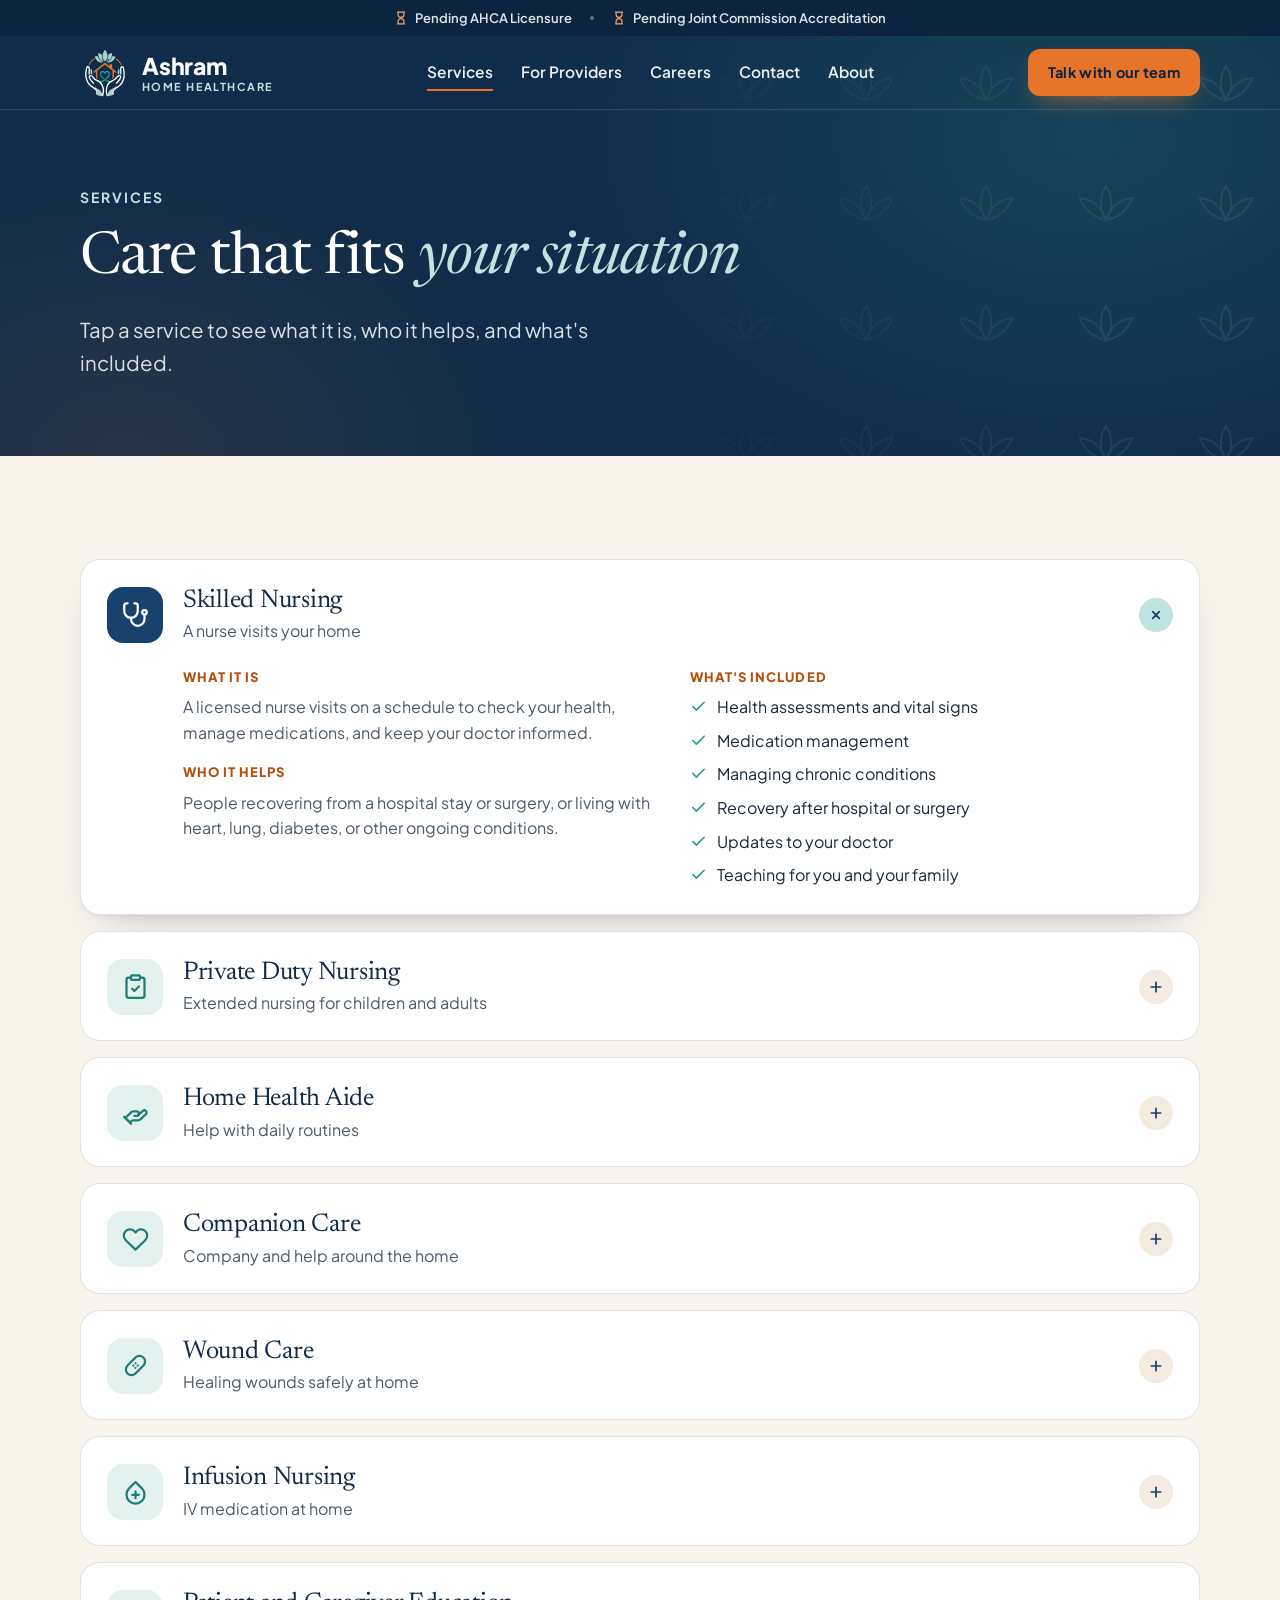
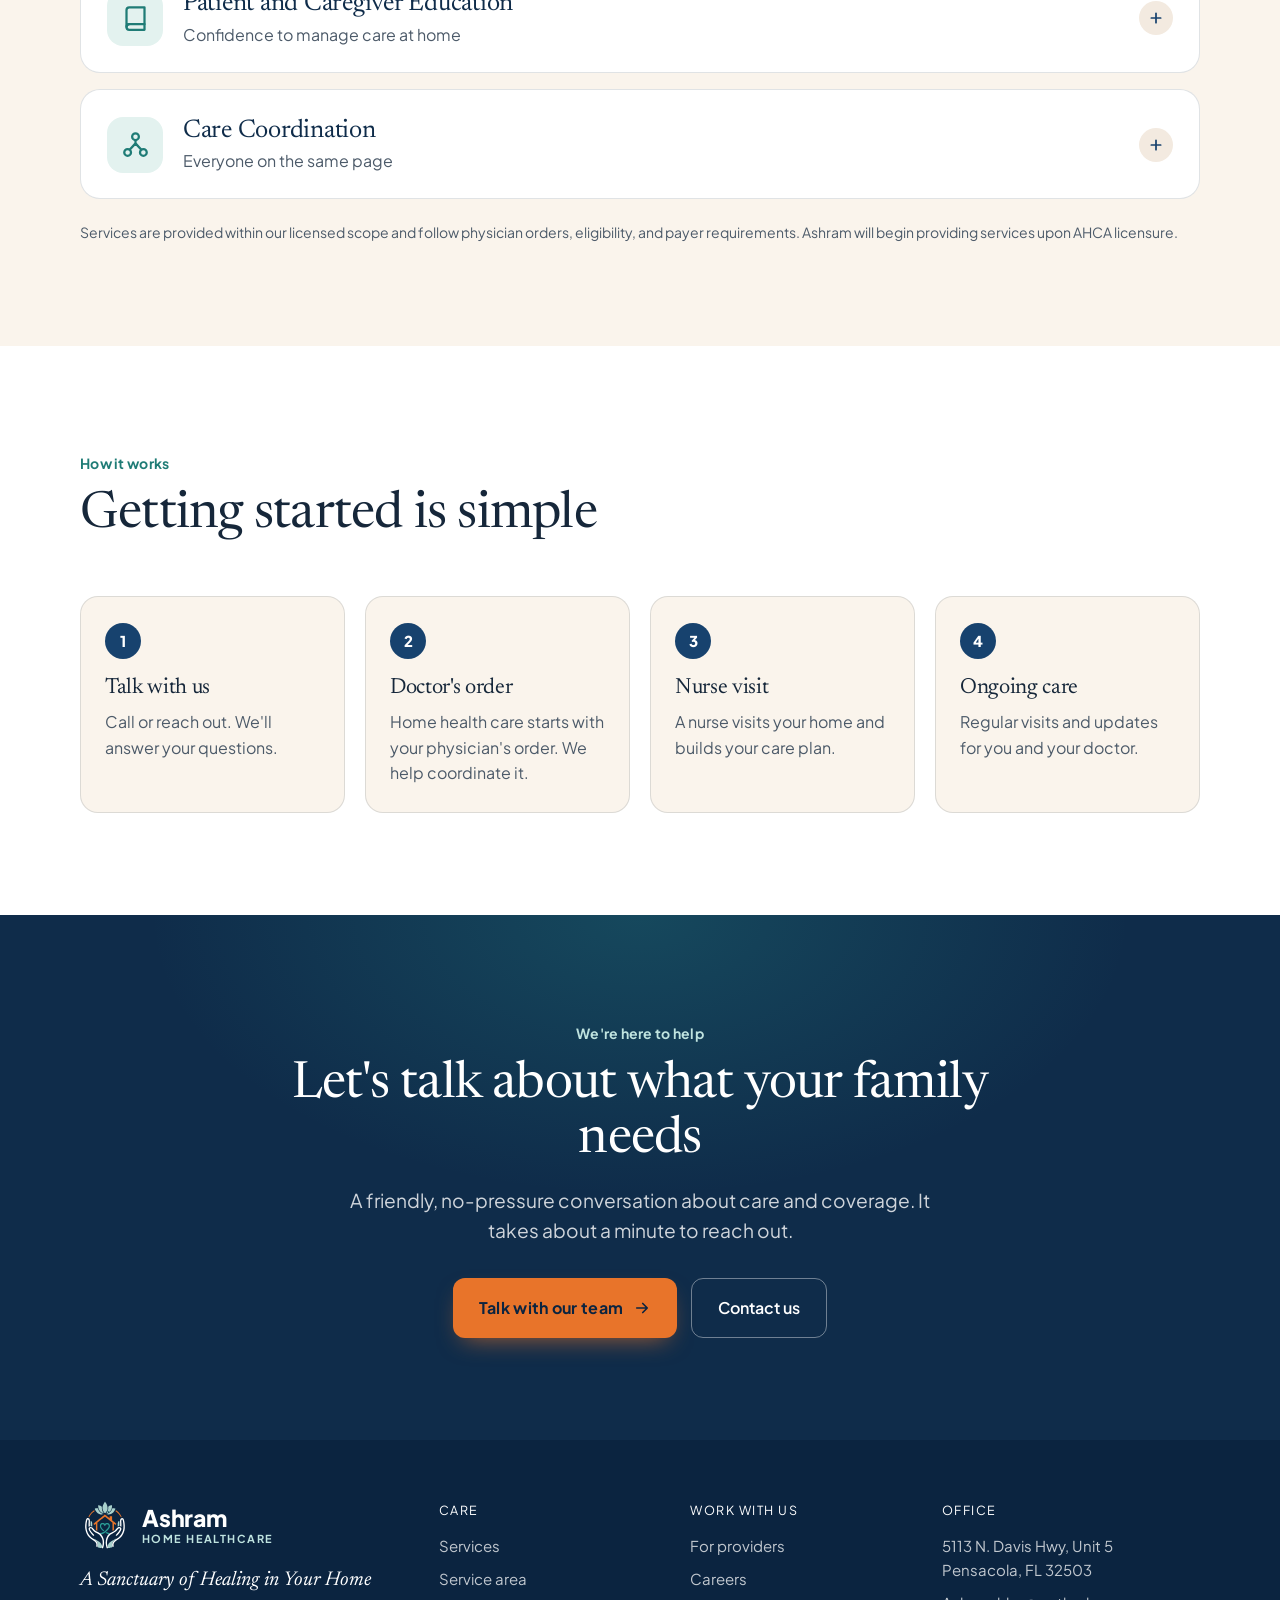
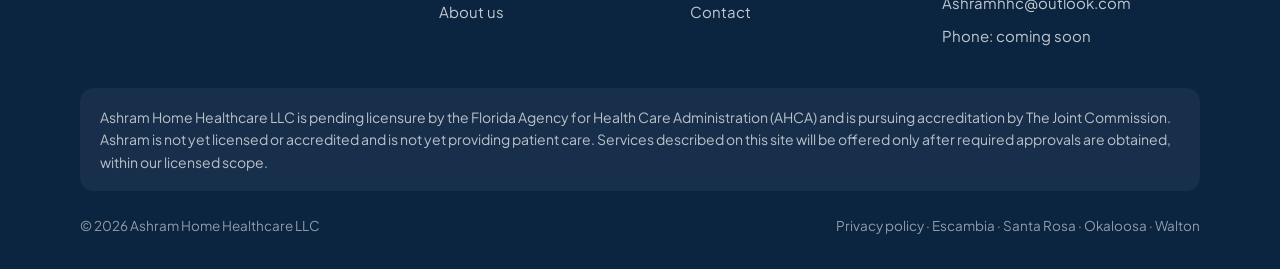
<file: services.html>
<!DOCTYPE html>
<html lang="en">
<head>
<meta charset="UTF-8">
<meta name="viewport" content="width=device-width, initial-scale=1, viewport-fit=cover">
<title>Services | Ashram Home Healthcare</title>
<meta name="description" content="Skilled nursing, private duty and pediatric nursing, home health aide, companion care, wound care, infusion nursing, education, and care coordination in Northwest Florida.">
<meta name="theme-color" content="#0F2C4A">
<meta property="og:type" content="website">
<meta property="og:site_name" content="Ashram Home Healthcare">
<meta property="og:title" content="Services | Ashram Home Healthcare">
<meta property="og:description" content="Skilled nursing, private duty and pediatric nursing, home health aide, companion care, wound care, infusion nursing, education, and care coordination in Northwest Florida.">
<meta property="og:image" content="og-image.png">
<meta name="twitter:card" content="summary_large_image">
<link rel="icon" href="data:image/svg+xml,%3Csvg xmlns='http://www.w3.org/2000/svg' viewBox='0 0 200 200'%3E%3Crect width='200' height='200' rx='40' fill='%23FAF4EC'/%3E%3Cpath d='M62 100 L100 66 L138 100' fill='none' stroke='%23E8742A' stroke-width='12' stroke-linecap='round' stroke-linejoin='round'/%3E%3Cpath d='M100 150 C80 134 70 122 76 110 C82 99 95 101 100 111 C105 101 118 99 124 110 C130 122 120 134 100 150Z' fill='none' stroke='%232A9D96' stroke-width='11'/%3E%3C/svg%3E">
<link rel="preconnect" href="https://fonts.googleapis.com">
<link rel="preconnect" href="https://fonts.gstatic.com" crossorigin>
<link href="https://fonts.googleapis.com/css2?family=Newsreader:ital,opsz,wght@0,6..72,400;0,6..72,500;1,6..72,400&family=Plus+Jakarta+Sans:wght@400;500;600;700;800&display=swap" rel="stylesheet">
<link rel="stylesheet" href="styles.css">
<script src="config.js"></script>
<script type="application/ld+json">{"@context":"https://schema.org","@type":"MedicalBusiness","name":"Ashram Home Healthcare LLC","slogan":"A Sanctuary of Healing in Your Home","email":"Ashramhhc@outlook.com","address":{"@type":"PostalAddress","streetAddress":"5113 N. Davis Highway, Unit 5","addressLocality":"Pensacola","addressRegion":"FL","postalCode":"32503","addressCountry":"US"},"areaServed":["Escambia County, FL","Santa Rosa County, FL","Okaloosa County, FL","Walton County, FL"]}</script>
</head>
<body>
<a class="skip" href="#main">Skip to content</a>
<svg width="0" height="0" style="position:absolute" aria-hidden="true">
  <defs>
    <symbol id="i-phone" viewBox="0 0 24 24"><path fill="none" stroke="currentColor" stroke-width="2" stroke-linecap="round" stroke-linejoin="round" d="M22 16.9v3a2 2 0 0 1-2.2 2 19.8 19.8 0 0 1-8.6-3.1 19.5 19.5 0 0 1-6-6A19.8 19.8 0 0 1 2.1 4.2 2 2 0 0 1 4.1 2h3a2 2 0 0 1 2 1.7c.1 1 .4 1.9.7 2.8a2 2 0 0 1-.5 2.1L8 9.9a16 16 0 0 0 6 6l1.3-1.3a2 2 0 0 1 2.1-.4c.9.3 1.8.6 2.8.7a2 2 0 0 1 1.7 2z"/></symbol>
    <symbol id="i-check" viewBox="0 0 24 24"><path fill="none" stroke="currentColor" stroke-width="2.4" stroke-linecap="round" stroke-linejoin="round" d="M20 6 9 17l-5-5"/></symbol>
    <symbol id="i-check-circle" viewBox="0 0 24 24"><g fill="none" stroke="currentColor" stroke-width="2" stroke-linecap="round" stroke-linejoin="round"><circle cx="12" cy="12" r="10"/><path d="m8 12 3 3 5-6"/></g></symbol>
    <symbol id="i-shield" viewBox="0 0 24 24"><g fill="none" stroke="currentColor" stroke-width="2" stroke-linecap="round" stroke-linejoin="round"><path d="M12 22s8-4 8-10V5l-8-3-8 3v7c0 6 8 10 8 10z"/><path d="m9 12 2 2 4-4"/></g></symbol>
    <symbol id="i-star" viewBox="0 0 24 24"><path fill="currentColor" d="m12 2 3.1 6.3 6.9 1-5 4.9 1.2 6.8L12 17.8 5.8 21l1.2-6.8-5-4.9 6.9-1z"/></symbol>
    <symbol id="i-camera" viewBox="0 0 24 24"><g fill="none" stroke="currentColor" stroke-width="2" stroke-linecap="round" stroke-linejoin="round"><path d="M23 19a2 2 0 0 1-2 2H3a2 2 0 0 1-2-2V8a2 2 0 0 1 2-2h4l2-3h6l2 3h4a2 2 0 0 1 2 2z"/><circle cx="12" cy="13" r="4"/></g></symbol>
    <symbol id="i-arrow-r" viewBox="0 0 24 24"><path fill="none" stroke="currentColor" stroke-width="2.2" stroke-linecap="round" stroke-linejoin="round" d="M5 12h14M13 6l6 6-6 6"/></symbol>
    <symbol id="i-arrow-l" viewBox="0 0 24 24"><path fill="none" stroke="currentColor" stroke-width="2.2" stroke-linecap="round" stroke-linejoin="round" d="M19 12H5M11 6l-6 6 6 6"/></symbol>
    <symbol id="i-pin" viewBox="0 0 24 24"><g fill="none" stroke="currentColor" stroke-width="2" stroke-linecap="round" stroke-linejoin="round"><path d="M21 10c0 7-9 13-9 13S3 17 3 10a9 9 0 0 1 18 0z"/><circle cx="12" cy="10" r="3"/></g></symbol>
    <symbol id="i-clock" viewBox="0 0 24 24"><g fill="none" stroke="currentColor" stroke-width="2" stroke-linecap="round"><circle cx="12" cy="12" r="10"/><path d="M12 6v6l4 2"/></g></symbol>
    <symbol id="i-mail" viewBox="0 0 24 24"><g fill="none" stroke="currentColor" stroke-width="2" stroke-linecap="round" stroke-linejoin="round"><rect x="2" y="4" width="20" height="16" rx="2"/><path d="m22 6-10 7L2 6"/></g></symbol>
    <symbol id="i-lock" viewBox="0 0 24 24"><g fill="none" stroke="currentColor" stroke-width="2" stroke-linecap="round" stroke-linejoin="round"><rect x="3" y="11" width="18" height="11" rx="2"/><path d="M7 11V7a5 5 0 0 1 10 0v4"/></g></symbol>
    <symbol id="i-info" viewBox="0 0 24 24"><g fill="none" stroke="currentColor" stroke-width="2" stroke-linecap="round"><circle cx="12" cy="12" r="10"/><path d="M12 16v-4M12 8h.01"/></g></symbol>
    <symbol id="i-heart" viewBox="0 0 24 24"><path fill="none" stroke="currentColor" stroke-width="2" stroke-linecap="round" stroke-linejoin="round" d="M20.8 4.6a5.5 5.5 0 0 0-7.8 0L12 5.7l-1-1.1a5.5 5.5 0 0 0-7.8 7.8l1 1.1L12 21l7.8-7.5 1-1.1a5.5 5.5 0 0 0 0-7.8z"/></symbol>
    <symbol id="i-hand" viewBox="0 0 24 24"><g fill="none" stroke="currentColor" stroke-width="2" stroke-linecap="round" stroke-linejoin="round"><path d="M11 14h2a2 2 0 0 0 0-4h-3c-.6 0-1.1.2-1.4.6L3 16"/><path d="m7 20 1.6-1.4c.3-.4.8-.6 1.4-.6h4c1.1 0 2.1-.4 2.8-1.2l4.6-4.4a2 2 0 0 0-2.8-2.8L14.4 13.4"/><path d="m2 15 6 6"/></g></symbol>
    <symbol id="i-sun" viewBox="0 0 24 24"><g fill="none" stroke="currentColor" stroke-width="2" stroke-linecap="round"><circle cx="12" cy="12" r="4"/><path d="M12 2v2M12 20v2M4.9 4.9l1.4 1.4M17.7 17.7l1.4 1.4M2 12h2M20 12h2M4.9 19.1l1.4-1.4M17.7 6.3l1.4-1.4"/></g></symbol>
    <symbol id="i-moon" viewBox="0 0 24 24"><path fill="none" stroke="currentColor" stroke-width="2" stroke-linecap="round" stroke-linejoin="round" d="M21 12.8A9 9 0 1 1 11.2 3a7 7 0 0 0 9.8 9.8z"/></symbol>
    <symbol id="i-user" viewBox="0 0 24 24"><g fill="none" stroke="currentColor" stroke-width="2" stroke-linecap="round" stroke-linejoin="round"><path d="M20 21v-2a4 4 0 0 0-4-4H8a4 4 0 0 0-4 4v2"/><circle cx="12" cy="7" r="4"/></g></symbol>
    <symbol id="i-users" viewBox="0 0 24 24"><g fill="none" stroke="currentColor" stroke-width="2" stroke-linecap="round" stroke-linejoin="round"><path d="M17 21v-2a4 4 0 0 0-4-4H5a4 4 0 0 0-4 4v2"/><circle cx="9" cy="7" r="4"/><path d="M23 21v-2a4 4 0 0 0-3-3.9M16 3.1a4 4 0 0 1 0 7.8"/></g></symbol>
    <symbol id="i-home" viewBox="0 0 24 24"><g fill="none" stroke="currentColor" stroke-width="2" stroke-linecap="round" stroke-linejoin="round"><path d="m3 10 9-7 9 7v10a2 2 0 0 1-2 2H5a2 2 0 0 1-2-2z"/><path d="M9 22V12h6v10"/></g></symbol>
    <symbol id="i-bath" viewBox="0 0 24 24"><g fill="none" stroke="currentColor" stroke-width="2" stroke-linecap="round" stroke-linejoin="round"><path d="M9 6 6.5 3.5a1.5 1.5 0 0 0-2.1 0L4 4a1.5 1.5 0 0 0-.4 1V17a2 2 0 0 0 2 2h12a2 2 0 0 0 2-2v-5H2"/><path d="M7 19v2M17 19v2"/></g></symbol>
    <symbol id="i-meal" viewBox="0 0 24 24"><g fill="none" stroke="currentColor" stroke-width="2" stroke-linecap="round" stroke-linejoin="round"><path d="M3 2v7c0 1.1.9 2 2 2h2a2 2 0 0 0 2-2V2M6 2v20M21 15V2a5 5 0 0 0-5 5v6c0 1.1.9 2 2 2h3zm0 0v7"/></g></symbol>
    <symbol id="i-pill" viewBox="0 0 24 24"><g fill="none" stroke="currentColor" stroke-width="2" stroke-linecap="round" stroke-linejoin="round"><path d="m10.5 20.5 10-10a4.95 4.95 0 1 0-7-7l-10 10a4.95 4.95 0 1 0 7 7z"/><path d="m8.5 8.5 7 7"/></g></symbol>
    <symbol id="i-chat" viewBox="0 0 24 24"><path fill="none" stroke="currentColor" stroke-width="2" stroke-linecap="round" stroke-linejoin="round" d="M21 11.5a8.4 8.4 0 0 1-9 8.4 8.5 8.5 0 0 1-3.8-.9L3 21l1.9-5.7A8.5 8.5 0 1 1 21 11.5z"/></symbol>
    <symbol id="i-car" viewBox="0 0 24 24"><g fill="none" stroke="currentColor" stroke-width="2" stroke-linecap="round" stroke-linejoin="round"><path d="M5 17H3v-5l2-5h14l2 5v5h-2"/><circle cx="7" cy="17" r="2"/><circle cx="17" cy="17" r="2"/><path d="M9 17h6M3 12h18"/></g></symbol>
    <symbol id="i-brain" viewBox="0 0 24 24"><g fill="none" stroke="currentColor" stroke-width="2" stroke-linecap="round" stroke-linejoin="round"><path d="M9.5 2A2.5 2.5 0 0 1 12 4.5v15a2.5 2.5 0 0 1-4.96.44 2.5 2.5 0 0 1-2.96-3.08 3 3 0 0 1-.34-5.58 2.5 2.5 0 0 1 1.32-4.24A2.5 2.5 0 0 1 9.5 2z"/><path d="M14.5 2A2.5 2.5 0 0 0 12 4.5v15a2.5 2.5 0 0 0 4.96.44 2.5 2.5 0 0 0 2.96-3.08 3 3 0 0 0 .34-5.58 2.5 2.5 0 0 0-1.32-4.24A2.5 2.5 0 0 0 14.5 2z"/></g></symbol>
    <symbol id="i-hospital" viewBox="0 0 24 24"><g fill="none" stroke="currentColor" stroke-width="2" stroke-linecap="round" stroke-linejoin="round"><rect x="3" y="3" width="18" height="18" rx="3"/><path d="M12 8v8M8 12h8"/></g></symbol>
    <symbol id="i-broom" viewBox="0 0 24 24"><g fill="none" stroke="currentColor" stroke-width="2" stroke-linecap="round" stroke-linejoin="round"><path d="m13 11 8-8"/><path d="M8.5 11.5 12.5 15.5 9 22l-7-7z"/><path d="m6 18 2-2"/></g></symbol>
    <symbol id="i-wallet" viewBox="0 0 24 24"><g fill="none" stroke="currentColor" stroke-width="2" stroke-linecap="round" stroke-linejoin="round"><path d="M20 12V8H6a2 2 0 0 1 0-4h12v4"/><path d="M4 6v12a2 2 0 0 0 2 2h14v-4"/><path d="M18 12a2 2 0 0 0 0 4h4v-4z"/></g></symbol>
    <symbol id="i-doc" viewBox="0 0 24 24"><g fill="none" stroke="currentColor" stroke-width="2" stroke-linecap="round" stroke-linejoin="round"><path d="M14 2H6a2 2 0 0 0-2 2v16a2 2 0 0 0 2 2h12a2 2 0 0 0 2-2V8z"/><path d="M14 2v6h6M9 13h6M9 17h6"/></g></symbol>
    <symbol id="i-flag" viewBox="0 0 24 24"><g fill="none" stroke="currentColor" stroke-width="2" stroke-linecap="round" stroke-linejoin="round"><path d="M4 15s1-1 4-1 5 2 8 2 4-1 4-1V3s-1 1-4 1-5-2-8-2-4 1-4 1z"/><path d="M4 22v-7"/></g></symbol>
    <symbol id="i-medicaid" viewBox="0 0 24 24"><g fill="none" stroke="currentColor" stroke-width="2" stroke-linecap="round" stroke-linejoin="round"><path d="M3 21h18M5 21V10M19 21V10M9 21v-6h6v6M2 10l10-7 10 7"/></g></symbol>


    <symbol id="i-hourglass" viewBox="0 0 24 24"><path fill="none" stroke="currentColor" stroke-width="2" stroke-linecap="round" stroke-linejoin="round" d="M6 2h12M6 22h12M7 2v4a5 5 0 0 0 10 0V2M7 22v-4a5 5 0 0 1 10 0v4"/></symbol>
    <symbol id="i-steth" viewBox="0 0 24 24"><g fill="none" stroke="currentColor" stroke-width="2" stroke-linecap="round" stroke-linejoin="round"><path d="M5 2H4a2 2 0 0 0-2 2v5a6 6 0 0 0 12 0V4a2 2 0 0 0-2-2h-1"/><path d="M8 15v1a6 6 0 0 0 12 0v-4"/><circle cx="20" cy="10" r="2"/></g></symbol>
    <symbol id="i-drop" viewBox="0 0 24 24"><g fill="none" stroke="currentColor" stroke-width="2" stroke-linecap="round" stroke-linejoin="round"><path d="M12 2.7 17.7 8.3a8 8 0 1 1-11.4 0z"/><path d="M12 11v6M9 14h6"/></g></symbol>
    <symbol id="i-bandage" viewBox="0 0 24 24"><g fill="none" stroke="currentColor" stroke-width="2" stroke-linecap="round" stroke-linejoin="round"><rect x="2" y="7" width="20" height="10" rx="5" transform="rotate(-45 12 12)"/><path d="M12 10h.01M10 12h.01M14 12h.01M12 14h.01"/></g></symbol>
    <symbol id="i-book" viewBox="0 0 24 24"><g fill="none" stroke="currentColor" stroke-width="2" stroke-linecap="round" stroke-linejoin="round"><path d="M4 19.5A2.5 2.5 0 0 1 6.5 17H20V2H6.5A2.5 2.5 0 0 0 4 4.5z"/><path d="M6.5 17A2.5 2.5 0 0 0 4 19.5 2.5 2.5 0 0 0 6.5 22H20v-5"/></g></symbol>
    <symbol id="i-network" viewBox="0 0 24 24"><g fill="none" stroke="currentColor" stroke-width="2" stroke-linecap="round" stroke-linejoin="round"><circle cx="12" cy="5" r="3"/><circle cx="5" cy="19" r="3"/><circle cx="19" cy="19" r="3"/><path d="M12 8v3M12 11l-5 5.5M12 11l5 5.5"/></g></symbol>
    <symbol id="i-clipboard" viewBox="0 0 24 24"><g fill="none" stroke="currentColor" stroke-width="2" stroke-linecap="round" stroke-linejoin="round"><rect x="8" y="2" width="8" height="4" rx="1"/><path d="M16 4h2a2 2 0 0 1 2 2v14a2 2 0 0 1-2 2H6a2 2 0 0 1-2-2V6a2 2 0 0 1 2-2h2"/><path d="m9 14 2 2 4-4"/></g></symbol>
    <symbol id="i-briefcase" viewBox="0 0 24 24"><g fill="none" stroke="currentColor" stroke-width="2" stroke-linecap="round" stroke-linejoin="round"><rect x="2" y="7" width="20" height="14" rx="2"/><path d="M16 21V5a2 2 0 0 0-2-2h-4a2 2 0 0 0-2 2v16"/></g></symbol>
    <symbol id="i-building" viewBox="0 0 24 24"><g fill="none" stroke="currentColor" stroke-width="2" stroke-linecap="round" stroke-linejoin="round"><path d="M3 21h18M5 21V5a2 2 0 0 1 2-2h10a2 2 0 0 1 2 2v16M9 7h2M13 7h2M9 11h2M13 11h2M9 15h2M13 15h2"/></g></symbol>
    <symbol id="i-send" viewBox="0 0 24 24"><g fill="none" stroke="currentColor" stroke-width="2" stroke-linecap="round" stroke-linejoin="round"><path d="M22 2 11 13M22 2l-7 20-4-9-9-4z"/></g></symbol>
    <symbol id="i-map" viewBox="0 0 24 24"><g fill="none" stroke="currentColor" stroke-width="2" stroke-linecap="round" stroke-linejoin="round"><path d="M1 6v16l7-4 8 4 7-4V2l-7 4-8-4z"/><path d="M8 2v16M16 6v16"/></g></symbol>
    <symbol id="i-dollar" viewBox="0 0 24 24"><path fill="none" stroke="currentColor" stroke-width="2" stroke-linecap="round" stroke-linejoin="round" d="M12 1v22M17 5H9.5a3.5 3.5 0 0 0 0 7h5a3.5 3.5 0 0 1 0 7H6"/></symbol>
    <symbol id="i-plus" viewBox="0 0 24 24"><path fill="none" stroke="currentColor" stroke-width="2.6" stroke-linecap="round" d="M12 5v14M5 12h14"/></symbol>
    <!-- Logo mark: traced from the original Ashram logo -->
    <symbol id="logo-mark" viewBox="0 0 390 445"><path fill-rule="evenodd" fill="#A9D1CD" d="M224.1 428.0C223.0 427.7 222.6 426.9 222.0 424.7C221.7 423.6 220.8 420.7 219.9 418.2C216.3 408.3 216.2 407.1 219.0 405.6C220.4 404.8 221.0 403.9 222.4 400.0C229.0 381.2 241.4 371.2 287.1 347.7C291.4 345.4 292.4 345.2 293.1 346.0C294.2 347.2 293.2 348.3 287.3 352.3C274.5 360.9 269.2 366.3 263.7 376.1C257.6 387.0 256.5 398.6 260.0 413.2C261.2 418.1 260.9 419.1 258.2 420.1C255.2 421.1 239.3 425.6 235.4 426.5C228.5 428.0 225.5 428.4 224.1 428.0ZM161.1 427.8C154.5 426.9 133.3 421.3 130.0 419.6C128.0 418.6 127.9 417.2 129.0 412.5C130.9 404.8 131.3 400.0 130.6 394.1C129.5 383.5 126.7 376.9 119.9 368.1C115.8 362.9 112.5 359.8 106.0 355.1C99.3 350.1 98.7 349.7 98.5 349.1C98.1 348.3 98.4 347.3 99.1 347.1C100.1 346.8 101.8 347.4 105.2 349.3C106.9 350.3 112.0 353.0 116.4 355.3C127.1 360.9 137.3 367.0 143.0 371.3C154.9 380.2 162.3 389.6 165.8 400.3C166.9 403.8 167.6 404.8 169.4 405.8C171.2 406.7 171.1 408.8 169.0 414.3C167.8 417.7 165.8 423.4 165.2 425.6C164.7 427.4 163.4 428.1 161.1 427.8ZM309.1 235.4C307.8 234.8 307.8 234.7 308.0 220.9C308.3 204.4 308.6 201.9 310.7 197.1C313.4 190.9 318.5 185.7 321.1 186.4C322.3 186.6 322.4 187.6 322.6 194.6C322.7 198.2 322.9 203.3 323.1 206.0C324.0 217.2 323.3 229.1 321.7 231.5C321.1 232.4 320.2 232.8 316.5 233.6C315.5 233.9 314.0 234.3 313.0 234.7C310.8 235.6 310.0 235.8 309.1 235.4ZM76.6 234.7C75.4 234.3 73.3 233.8 72.1 233.5C67.5 232.5 67.6 232.6 66.9 223.8C66.4 218.3 66.4 210.5 66.8 204.9C66.9 202.7 67.1 198.1 67.2 194.8C67.4 188.4 67.6 187.3 68.6 186.9C71.8 185.7 77.2 191.7 79.5 198.8C81.1 203.9 81.3 205.7 81.4 220.0C81.6 234.4 81.6 234.5 80.1 235.1C79.1 235.6 79.3 235.6 76.6 234.7ZM223.4 129.1C221.2 128.9 217.0 128.2 214.4 127.6C210.7 126.7 209.5 125.9 209.5 124.7C209.5 123.6 210.6 122.9 213.6 122.1C229.6 118.0 241.9 109.3 250.8 96.1C254.0 91.2 255.9 87.2 258.0 80.6C259.6 75.3 260.0 75.0 265.1 74.5C270.0 74.0 274.8 74.4 283.6 76.2C288.8 77.2 288.8 79.0 283.5 89.8C279.2 98.3 273.9 105.9 268.2 111.4C255.2 124.0 239.6 130.2 223.4 129.1ZM157.8 128.5C145.1 126.8 135.9 122.5 126.0 113.8C118.9 107.4 113.2 99.6 107.8 88.5C104.0 80.6 103.6 79.1 104.9 77.6C106.4 75.8 117.7 74.0 125.8 74.3C131.8 74.5 132.0 74.7 133.6 79.7C137.4 91.5 144.2 102.7 150.9 108.1C159.4 114.8 167.9 119.4 176.7 122.0C180.9 123.2 181.6 123.9 180.7 125.5C179.3 128.1 167.0 129.7 157.8 128.5ZM207.8 117.1C206.7 116.0 207.1 115.2 210.8 110.9C215.4 105.4 219.0 98.1 221.5 89.0C224.0 80.2 223.8 81.0 223.9 70.6C223.9 60.1 223.8 60.6 226.1 58.6C230.7 54.4 238.9 50.3 247.8 47.7C254.7 45.7 256.8 45.8 257.5 47.9C257.9 49.2 257.7 56.0 257.0 61.5C254.7 80.1 249.3 92.0 238.3 102.6C233.8 106.8 232.1 107.1 231.2 103.7C230.5 101.5 229.1 100.8 225.7 101.1C222.7 101.4 220.8 102.4 219.6 104.4C218.2 106.8 219.2 108.7 222.4 109.5C225.3 110.2 225.2 112.0 222.1 113.6C220.2 114.5 214.1 116.7 211.9 117.3C209.2 117.9 208.6 117.9 207.8 117.1ZM177.2 116.7C165.7 113.2 157.1 107.2 148.4 96.9C144.9 92.7 142.3 87.7 139.5 79.8C137.5 73.9 137.2 73.1 136.3 67.8C134.5 58.6 133.8 50.3 134.5 48.2C135.3 45.8 137.4 45.9 146.6 48.9C156.6 52.2 164.3 56.6 166.4 60.2L167.1 61.4L167.1 67.8C167.0 74.0 167.0 74.4 167.9 80.4C168.8 87.2 170.0 92.1 171.4 95.3C173.4 100.0 177.6 107.0 180.7 111.2C182.5 113.5 183.0 114.5 183.0 115.5C183.0 117.3 180.8 117.7 177.2 116.7ZM193.1 116.7C191.9 116.1 188.1 112.2 185.5 108.8C178.9 100.5 174.5 89.7 173.1 78.8C172.6 74.8 172.6 68.2 173.1 65.2C173.3 63.9 173.6 61.8 173.7 60.4C174.5 53.9 178.0 43.2 182.3 34.6C185.1 29.1 192.2 17.8 193.4 16.7C194.4 16.0 196.0 16.1 197.0 16.9C197.8 17.6 201.7 23.2 204.1 27.2C206.2 30.6 210.9 40.2 212.7 44.8C216.3 53.9 218.7 65.9 218.4 73.5C217.8 88.3 214.2 97.6 204.1 109.9C198.3 117.0 196.2 118.3 193.1 116.7Z"/><path fill-rule="evenodd" fill="#2A9D96" d="M159.6 304.3C159.2 304.0 158.2 303.1 157.4 302.3C156.6 301.4 155.0 300.0 153.9 299.2C149.4 295.8 149.4 295.3 153.6 294.5C170.8 291.1 181.8 285.7 197.8 272.9C207.8 264.9 213.4 259.1 220.1 250.2C226.1 242.3 228.1 237.2 228.1 230.4C228.0 220.5 219.2 212.9 210.5 215.3C204.4 217.0 200.0 221.4 198.0 227.8C197.0 230.9 196.4 231.5 194.0 231.5C191.9 231.5 191.4 231.1 190.4 228.5C186.6 218.5 178.6 213.1 170.8 215.3C165.0 216.9 161.3 221.3 160.1 228.3C159.1 234.2 160.8 239.8 166.4 248.1C170.2 253.9 178.4 262.8 185.7 269.1C188.3 271.4 188.8 272.2 188.2 272.9C187.7 273.5 182.0 277.5 181.1 277.9C179.9 278.4 179.7 278.2 175.7 274.6C165.1 264.9 155.6 253.0 152.1 245.0C149.4 238.8 148.5 229.3 150.1 223.4C152.4 214.8 158.4 208.1 166.3 205.3L168.9 204.4L174.0 204.4C178.8 204.4 179.2 204.4 181.3 205.1C185.5 206.4 189.3 208.7 192.3 212.0C193.8 213.5 194.1 213.6 195.5 212.1C198.8 208.7 203.3 206.0 207.7 204.8C211.3 203.8 217.3 203.8 220.6 204.8C234.9 209.2 241.8 223.0 238.0 239.5C235.1 252.2 222.9 267.6 204.0 282.3C202.8 283.2 200.8 284.9 199.4 286.0C196.4 288.4 186.4 295.2 182.9 297.1C178.4 299.6 170.9 302.4 164.5 304.0C161.1 304.9 160.6 304.9 159.6 304.3ZM225.5 304.1C217.1 302.0 213.2 300.6 205.6 296.9C199.3 293.8 198.5 293.0 199.9 291.6C201.1 290.5 206.8 286.2 207.5 286.0C208.3 285.6 208.7 285.7 213.8 288.1C221.0 291.4 227.3 293.4 234.4 294.6C238.4 295.4 238.6 295.9 235.6 298.2C234.7 298.9 232.8 300.5 231.5 301.7C228.2 304.8 228.2 304.8 225.5 304.1ZM223.2 109.8C220.5 109.6 217.8 108.0 217.8 106.6C217.8 105.9 221.2 102.1 222.6 101.3C223.8 100.5 227.0 100.6 231.4 101.4C232.4 101.6 232.4 102.5 231.2 105.0C230.1 107.5 229.7 108.2 228.1 109.3C227.1 110.1 227.1 110.0 223.2 109.8ZM168.6 108.9C167.6 107.9 167.7 107.5 168.8 106.5C170.6 104.8 171.5 104.2 172.4 104.5C172.8 104.6 173.6 104.8 174.1 104.9C175.4 105.2 175.7 105.7 175.3 107.0C174.7 109.0 173.9 109.4 171.3 109.4C169.3 109.4 169.0 109.4 168.6 108.9Z"/><path fill-rule="evenodd" fill="#E8742A" d="M262.1 273.6C261.8 273.2 261.7 270.0 261.8 237.9C261.8 209.9 261.7 202.5 261.5 201.9C261.1 201.1 258.7 199.0 253.2 194.9C251.1 193.3 248.7 191.3 247.9 190.6C247.1 189.9 244.7 188.0 242.6 186.5C240.6 185.0 237.7 182.7 236.1 181.4C234.6 180.1 231.6 177.8 229.5 176.1C227.4 174.5 224.4 172.1 222.8 170.8C221.1 169.5 218.5 167.4 217.0 166.1C214.0 163.8 206.1 157.5 198.8 151.7C196.1 149.6 194.2 148.2 193.9 148.2C193.3 148.2 192.4 148.9 181.9 157.4C179.3 159.4 176.6 161.6 175.9 162.1C175.2 162.6 173.1 164.3 171.2 165.9C169.4 167.4 167.1 169.2 166.2 169.9C164.4 171.3 157.2 177.1 152.4 181.0C150.6 182.5 147.4 185.0 145.4 186.6C143.3 188.2 139.8 191.0 137.6 192.8C135.4 194.6 132.3 197.1 130.8 198.3C129.3 199.5 127.9 200.7 127.6 201.1C127.3 201.6 127.2 205.3 127.2 237.0C127.1 274.1 127.1 273.5 126.0 273.5C125.5 273.5 118.3 269.7 116.0 268.2C115.3 267.8 114.7 267.2 114.5 266.8C114.4 266.3 114.2 257.7 114.2 239.7C114.1 211.7 114.2 212.5 113.0 212.5C112.8 212.5 112.4 212.7 112.2 212.9C111.3 214.0 101.4 221.6 100.5 221.9C100.2 222.0 99.7 221.9 99.4 221.6C98.8 221.2 93.9 215.0 93.0 213.4C92.2 212.0 92.6 211.4 95.8 208.7C97.4 207.4 99.8 205.4 101.1 204.2C102.5 203.1 105.7 200.4 108.2 198.4C110.8 196.3 114.3 193.5 116.0 192.0C117.7 190.5 120.9 187.9 123.1 186.1C125.3 184.4 128.7 181.6 130.6 180.0C132.6 178.4 138.0 174.0 142.6 170.1C147.3 166.3 152.0 162.5 153.0 161.7C154.0 160.8 157.7 157.8 161.2 155.0C164.8 152.2 169.2 148.7 171.1 147.1C173.1 145.6 175.4 143.7 176.4 143.0C177.3 142.2 179.3 140.7 180.6 139.5C182.0 138.4 184.2 136.6 185.6 135.5C187.0 134.5 188.9 133.0 189.9 132.2C192.4 130.2 193.5 129.5 194.3 129.5C195.1 129.5 197.0 130.9 203.7 136.4C209.2 141.0 210.7 142.2 214.2 145.0C219.9 149.4 224.2 152.9 225.8 154.3C227.7 156.0 235.3 162.0 235.5 162.0C235.6 162.0 235.9 161.8 236.1 161.6C236.5 161.2 236.5 161.0 236.6 151.8C236.6 146.3 236.6 146.3 237.2 145.6L237.8 145.0L247.5 145.0L257.2 145.0L257.7 145.6L258.2 146.2L258.2 163.2L258.2 180.2L258.8 181.0C259.1 181.5 261.2 183.3 263.5 185.1C265.8 186.9 271.0 191.1 275.1 194.4C279.2 197.7 283.9 201.4 285.5 202.7C292.4 208.3 295.7 211.1 296.0 212.0C296.3 212.8 295.7 213.8 292.4 217.9C288.6 222.4 288.3 222.6 285.9 220.7C283.0 218.5 278.0 214.5 277.1 213.7C276.4 213.1 275.7 212.8 275.4 212.8L274.9 212.9L274.8 240.0C274.6 266.2 274.6 267.2 274.2 267.7C273.4 268.6 263.6 274.0 262.9 274.0C262.7 274.0 262.4 273.8 262.1 273.6ZM50.7 153.0C48.4 152.2 48.1 151.7 48.6 149.9C49.3 147.9 54.2 137.9 56.4 134.4C66.9 116.8 79.5 103.3 94.8 93.0C98.7 90.4 98.5 90.4 100.8 95.0C103.2 99.6 103.3 99.2 98.6 102.3C80.7 114.2 65.8 130.7 56.7 148.7C53.8 154.3 53.9 154.3 50.7 153.0ZM337.2 153.1C336.7 152.8 336.1 151.9 335.0 149.7C329.4 138.5 319.9 125.9 310.3 116.9C304.6 111.4 297.2 105.4 292.7 102.6C290.1 100.9 288.8 99.7 288.8 99.1C288.8 98.7 291.8 92.6 292.5 91.9C293.4 90.8 294.5 91.4 302.8 98.0C317.8 109.9 330.1 125.2 338.8 142.6C340.8 146.7 342.5 150.4 342.5 150.8C342.5 151.7 342.0 152.2 340.8 152.5C340.2 152.6 339.3 152.9 338.8 153.1C338.0 153.4 337.8 153.4 337.2 153.1Z"/><path fill-rule="evenodd" fill="var(--hand, #17426E)" d="M172.2 429.6C171.1 429.4 169.2 429.1 168.1 428.9C166.6 428.7 165.9 428.5 165.5 428.1L165.0 427.6L165.7 425.1C166.1 423.7 167.2 420.5 168.1 418.0C176.7 394.2 177.1 367.8 169.3 344.8C165.3 333.1 157.9 321.3 149.1 312.7C142.1 305.9 137.6 303.0 123.9 296.1C118.2 293.3 112.0 290.1 110.2 289.0C101.1 283.5 94.6 277.3 83.6 263.8C75.9 254.3 73.0 252.0 68.5 251.8C65.9 251.7 64.7 252.0 63.2 253.1C61.9 254.1 60.7 256.1 60.8 257.4C60.8 262.4 70.9 279.8 81.2 292.3C83.5 295.1 89.5 301.3 92.5 304.0C98.4 309.3 99.2 310.5 98.9 313.4C98.7 316.5 96.5 318.4 93.2 318.4C90.5 318.4 89.9 317.9 82.9 310.9C74.5 302.5 68.6 295.3 62.1 285.6C50.2 267.9 47.8 261.1 50.1 252.0C51.0 248.6 51.7 247.2 54.1 244.9C60.9 238.1 71.8 237.8 81.1 244.1C84.6 246.4 87.5 249.4 94.1 257.6C100.5 265.6 107.0 271.9 113.1 276.0C115.9 277.9 123.1 281.8 130.8 285.6C137.9 289.1 142.1 291.4 145.2 293.4C146.1 294.0 147.5 294.7 148.2 295.1C149.0 295.5 150.4 296.4 151.2 297.1C152.1 297.8 153.4 298.8 154.0 299.2C155.7 300.5 158.9 303.7 160.1 305.2C160.6 306.0 162.1 307.8 163.4 309.2C171.3 318.3 177.6 330.2 181.9 343.8C186.7 358.7 188.2 378.8 185.9 396.5C184.6 405.8 183.2 412.0 179.8 422.1C176.9 430.7 177.2 430.4 172.2 429.6ZM210.7 429.4C209.3 427.9 205.2 414.8 203.4 405.8C200.1 389.1 199.9 374.2 202.9 357.0C205.9 339.4 215.3 319.5 225.8 308.1C226.8 307.0 228.0 305.6 228.4 305.0C229.8 302.9 236.8 296.9 239.2 295.6C239.6 295.4 241.2 294.5 242.7 293.5C245.6 291.6 252.4 288.1 256.9 286.1C265.7 282.3 275.6 276.7 280.7 272.7C284.9 269.4 291.9 262.0 297.9 254.6C303.6 247.5 307.1 244.3 311.5 242.1C321.4 237.2 333.0 239.6 338.3 247.8C340.2 250.8 341.3 256.2 340.7 260.0C339.5 269.1 328.9 286.8 315.3 302.5C312.1 306.3 301.0 316.9 299.5 317.6C295.3 319.7 290.8 317.3 290.8 313.0C290.8 310.1 291.5 308.8 295.0 306.1C305.1 297.9 315.9 284.5 323.8 270.1C328.4 261.7 329.4 259.6 329.4 257.6C329.4 252.1 323.1 249.8 316.8 253.0C313.9 254.4 312.6 255.8 305.2 265.2C292.2 281.5 283.7 287.9 262.2 297.7C254.4 301.3 251.9 302.7 247.5 305.7C234.1 315.0 224.3 328.9 218.4 347.0C216.4 353.2 215.8 355.6 214.8 361.0C214.1 364.8 213.8 367.0 213.0 374.3C212.7 377.3 212.7 385.3 213.0 387.4C213.1 388.2 213.6 391.9 214.0 395.5C214.9 402.6 216.5 409.9 218.3 415.0C221.4 423.5 222.5 427.3 222.1 427.9C221.9 428.2 221.5 428.5 221.2 428.6C220.7 428.7 219.4 428.9 215.8 429.5C212.3 430.0 211.3 430.0 210.7 429.4ZM262.1 417.5C261.2 416.7 259.7 411.1 258.7 404.7C256.4 389.5 263.0 372.7 275.5 361.6C279.9 357.7 288.8 351.4 298.0 345.6C314.2 335.5 329.7 321.3 337.9 309.0C349.1 292.2 355.6 275.3 358.1 256.6C360.1 242.0 359.9 225.0 357.6 206.9C355.5 190.1 353.2 179.0 351.2 175.5C350.4 174.1 348.6 172.7 347.4 172.8C344.7 172.8 341.9 176.3 340.8 181.0C340.2 183.9 340.2 193.7 341.0 202.6C341.5 208.8 341.5 210.8 341.4 218.8C341.3 225.6 340.8 236.6 340.5 237.4C340.4 237.6 339.7 238.3 339.5 238.3C339.4 238.3 338.8 237.9 338.3 237.4C336.8 236.0 334.5 234.7 332.1 233.8C329.3 232.7 329.2 232.4 329.3 229.7C330.1 217.8 330.1 210.8 329.3 201.1C328.8 194.0 328.6 186.2 329.0 182.6C330.2 171.4 334.7 164.2 342.2 161.6C344.9 160.6 349.4 160.6 352.2 161.5C360.8 164.3 364.5 172.2 368.0 195.6C371.5 219.2 372.4 240.7 370.5 256.0C369.6 263.0 369.4 264.3 368.2 270.1C366.6 277.7 362.2 290.3 358.4 298.1C350.5 314.1 344.4 323.0 333.6 334.0C325.2 342.5 315.7 350.0 304.6 356.8C300.7 359.1 287.8 367.8 286.0 369.2C279.2 374.6 274.2 381.7 272.3 388.6C270.3 395.7 270.4 400.3 272.5 409.1C273.8 414.4 274.2 413.8 267.0 416.6C263.2 418.1 262.7 418.1 262.1 417.5ZM121.1 415.9C118.5 414.9 116.7 414.1 116.3 413.6L115.6 413.0L116.6 409.2C117.1 407.1 117.6 404.8 117.7 404.0C118.8 398.8 118.0 391.5 115.9 386.0C111.8 375.5 105.4 369.4 85.1 356.7C74.5 350.0 65.1 342.6 57.0 334.5C50.2 327.6 46.7 323.3 41.5 315.4C29.5 297.1 21.4 274.4 19.0 252.4C17.5 238.7 18.3 217.8 20.8 202.0C22.6 190.3 24.5 181.6 26.4 175.1C29.3 165.4 34.6 160.8 43.0 160.9C52.5 161.0 58.2 167.1 60.6 179.6C61.1 182.3 61.1 192.2 60.6 201.1C60.1 209.4 60.2 223.2 60.9 228.5C61.3 232.5 61.3 232.6 59.1 233.5C56.5 234.5 53.4 236.2 51.9 237.3C50.4 238.4 49.7 238.6 49.4 237.8C48.2 234.8 48.0 207.7 49.1 198.9C49.6 194.7 49.5 181.5 48.9 179.5C47.0 172.6 42.3 170.7 39.0 175.3C37.7 177.1 35.9 184.2 34.0 195.2C32.8 202.6 32.6 204.0 31.7 211.4C29.7 229.8 29.9 245.5 32.4 259.5C36.2 281.6 46.7 303.7 61.0 320.0C65.2 324.7 65.3 324.8 74.7 332.9C78.9 336.5 87.4 342.7 95.4 348.1C109.5 357.6 114.0 361.3 119.2 367.8C126.1 376.4 128.8 382.9 130.1 393.3C130.9 399.6 130.4 405.2 128.5 412.7C127.1 418.3 127.3 418.2 121.1 415.9Z"/></symbol>
  </defs>
</svg>
<header class="header" id="header">
  <div class="statusbar if-any-pending" role="note">
    <span class="if-pending"><svg><use href="#i-hourglass"/></svg>Pending AHCA Licensure</span>
    <i class="sep if-pending if-jc-pending"></i>
    <span class="if-jc-pending"><svg><use href="#i-hourglass"/></svg>Pending Joint Commission Accreditation</span>
  </div>
  <div class="header-row">
    <div class="wrap">
      <a href="index.html" class="brand" aria-label="Ashram Home Healthcare, home">
        <svg class="logo" aria-hidden="true"><use href="#logo-mark"/></svg>
        <span class="brand-text"><span class="brand-name">Ashram</span><span class="brand-sub">Home Healthcare</span></span>
      </a>
      <nav class="nav" aria-label="Main">
        <a href="services.html" aria-current="page">Services</a>
        <a href="referrals.html">For Providers</a>
        <a href="careers.html">Careers</a>
        <a href="contact.html">Contact</a>
        <a href="about.html">About</a>
      </nav>
      <div class="header-cta">
        <a class="btn btn-call if-phone" data-phone-link href="#"><svg><use href="#i-phone"/></svg>Call us now</a>
        <button class="btn btn-primary" data-open="family">Talk with our team</button>
        <button class="menu-btn" id="menuBtn" aria-label="Open menu" aria-expanded="false" aria-controls="mobileNav">
          <svg viewBox="0 0 24 24" fill="none" stroke="currentColor" stroke-width="2.2" stroke-linecap="round"><path d="M4 7h16M4 12h16M4 17h16"/></svg>
        </button>
      </div>
    </div>
  </div>
</header>
<nav class="mobile-nav" id="mobileNav" aria-label="Mobile">
  <button class="mobile-close" id="menuClose" aria-label="Close menu"><svg viewBox="0 0 24 24" fill="none" stroke="currentColor" stroke-width="2.2" stroke-linecap="round"><path d="M6 6l12 12M18 6 6 18"/></svg></button>
  <a href="index.html">Home</a>
  <a href="services.html">Services</a>
  <a href="referrals.html">For Providers</a>
  <a href="careers.html">Careers</a>
  <a href="contact.html">Contact</a>
  <a href="about.html">About</a>
  <button class="btn btn-primary" data-open="family">Talk with our team</button>
</nav>
<main id="main">
<section class="hero hero-sub">
  <div class="hero-pattern" aria-hidden="true"></div>
  <div class="wrap">
    <span class="company reveal">Services</span>
    <h1 class="reveal d1">Care that fits <em>your situation</em></h1>
    <p class="lede reveal d2">Tap a service to see what it is, who it helps, and what's included.</p>
    
  </div>
</section>

<section class="section bg-cream">
  <div class="wrap">
    <div class="svc-list">
<details class="svc reveal" id="skilled" open><summary><span class="si"><svg><use href="#i-steth"/></svg></span><span><h2 class="svc-title">Skilled Nursing</h2><span>A nurse visits your home</span></span><span class="plus"><svg><use href="#i-plus"/></svg></span></summary>
  <div class="svc-body"><div><h3>What it is</h3><p>A licensed nurse visits on a schedule to check your health, manage medications, and keep your doctor informed.</p><h3 style="margin-top:18px">Who it helps</h3><p>People recovering from a hospital stay or surgery, or living with heart, lung, diabetes, or other ongoing conditions.</p></div><div><h3>What's included</h3><ul><li><svg><use href="#i-check"/></svg><span>Health assessments and vital signs</span></li><li><svg><use href="#i-check"/></svg><span>Medication management</span></li><li><svg><use href="#i-check"/></svg><span>Managing chronic conditions</span></li><li><svg><use href="#i-check"/></svg><span>Recovery after hospital or surgery</span></li><li><svg><use href="#i-check"/></svg><span>Updates to your doctor</span></li><li><svg><use href="#i-check"/></svg><span>Teaching for you and your family</span></li></ul></div></div></details>
<details class="svc reveal" id="pdn"><summary><span class="si"><svg><use href="#i-clipboard"/></svg></span><span><h2 class="svc-title">Private Duty Nursing</h2><span>Extended nursing for children and adults</span></span><span class="plus"><svg><use href="#i-plus"/></svg></span></summary>
  <div class="svc-body"><div><h3>What it is</h3><p>Extended, shift-based nursing at home for patients with complex medical needs, including specialized pediatric nursing.</p><h3 style="margin-top:18px">Who it helps</h3><p>Children and adults who need a skilled nurse for longer periods, such as medically fragile children living at home.</p></div><div><h3>What's included</h3><ul><li><svg><use href="#i-check"/></svg><span>G-tube (feeding tube) care</span></li><li><svg><use href="#i-check"/></svg><span>Tracheostomy care</span></li><li><svg><use href="#i-check"/></svg><span>Ventilator management</span></li><li><svg><use href="#i-check"/></svg><span>TPN (IV nutrition)</span></li><li><svg><use href="#i-check"/></svg><span>Seizure management</span></li><li><svg><use href="#i-check"/></svg><span>Other specialized pediatric nursing</span></li><li><svg><use href="#i-check"/></svg><span>Extended nursing shifts at home</span></li><li><svg><use href="#i-check"/></svg><span>Care coordinated with your physician</span></li><li><svg><use href="#i-check"/></svg><span>Subject to eligibility, physician orders, and payer approval</span></li></ul></div></div></details>
<details class="svc reveal" id="aide"><summary><span class="si"><svg><use href="#i-hand"/></svg></span><span><h2 class="svc-title">Home Health Aide</h2><span>Help with daily routines</span></span><span class="plus"><svg><use href="#i-plus"/></svg></span></summary>
  <div class="svc-body"><div><h3>What it is</h3><p>A trained aide helps with personal care, so daily life is safer and easier.</p><h3 style="margin-top:18px">Who it helps</h3><p>Anyone who needs a hand with bathing, dressing, or moving around safely.</p></div><div><h3>What's included</h3><ul><li><svg><use href="#i-check"/></svg><span>Bathing and grooming</span></li><li><svg><use href="#i-check"/></svg><span>Dressing and personal hygiene</span></li><li><svg><use href="#i-check"/></svg><span>Moving safely around the home</span></li><li><svg><use href="#i-check"/></svg><span>Help with meals</span></li><li><svg><use href="#i-check"/></svg><span>Light housekeeping related to care</span></li></ul></div></div></details>
<details class="svc reveal" id="companion"><summary><span class="si"><svg><use href="#i-heart"/></svg></span><span><h2 class="svc-title">Companion Care</h2><span>Company and help around the home</span></span><span class="plus"><svg><use href="#i-plus"/></svg></span></summary>
  <div class="svc-body"><div><h3>What it is</h3><p>Friendly, non-medical support that keeps your loved one engaged, safe, and comfortable at home.</p><h3 style="margin-top:18px">Who it helps</h3><p>Older adults and anyone who lives alone, feels isolated, or needs a hand with everyday tasks.</p></div><div><h3>What's included</h3><ul><li><svg><use href="#i-check"/></svg><span>Companionship and conversation</span></li><li><svg><use href="#i-check"/></svg><span>Light housekeeping and laundry</span></li><li><svg><use href="#i-check"/></svg><span>Meal preparation</span></li><li><svg><use href="#i-check"/></svg><span>Errands and shopping</span></li><li><svg><use href="#i-check"/></svg><span>Reminders and safety checks</span></li><li><svg><use href="#i-check"/></svg><span>Respite for family caregivers</span></li></ul></div></div></details>
<details class="svc reveal" id="wound"><summary><span class="si"><svg><use href="#i-bandage"/></svg></span><span><h2 class="svc-title">Wound Care</h2><span>Healing wounds safely at home</span></span><span class="plus"><svg><use href="#i-plus"/></svg></span></summary>
  <div class="svc-body"><div><h3>What it is</h3><p>Nurse visits to clean, treat, and watch a wound, with updates to your doctor.</p><h3 style="margin-top:18px">Who it helps</h3><p>People with surgical wounds, pressure sores, diabetic wounds, or wounds that are slow to heal.</p></div><div><h3>What's included</h3><ul><li><svg><use href="#i-check"/></svg><span>Wound assessment and treatment</span></li><li><svg><use href="#i-check"/></svg><span>Dressing changes</span></li><li><svg><use href="#i-check"/></svg><span>Watching for signs of infection</span></li><li><svg><use href="#i-check"/></svg><span>Teaching on wound care</span></li><li><svg><use href="#i-check"/></svg><span>Updates to your physician</span></li></ul></div></div></details>
<details class="svc reveal" id="infusion"><summary><span class="si"><svg><use href="#i-drop"/></svg></span><span><h2 class="svc-title">Infusion Nursing</h2><span>IV medication at home</span></span><span class="plus"><svg><use href="#i-plus"/></svg></span></summary>
  <div class="svc-body"><div><h3>What it is</h3><p>A nurse gives IV medications and cares for IV lines safely at home.</p><h3 style="margin-top:18px">Who it helps</h3><p>Patients prescribed IV therapy who'd rather be treated at home than at a clinic.</p></div><div><h3>What's included</h3><ul><li><svg><use href="#i-check"/></svg><span>IV medication given by a nurse</span></li><li><svg><use href="#i-check"/></svg><span>IV line care</span></li><li><svg><use href="#i-check"/></svg><span>Monitoring during treatment</span></li><li><svg><use href="#i-check"/></svg><span>Coordination with your doctor and pharmacy</span></li></ul></div></div></details>
<details class="svc reveal" id="education"><summary><span class="si"><svg><use href="#i-book"/></svg></span><span><h2 class="svc-title">Patient and Caregiver Education</h2><span>Confidence to manage care at home</span></span><span class="plus"><svg><use href="#i-plus"/></svg></span></summary>
  <div class="svc-body"><div><h3>What it is</h3><p>Simple, practical teaching so you and your family know what to do between visits.</p><h3 style="margin-top:18px">Who it helps</h3><p>Patients and family caregivers adjusting to a new diagnosis, medication, or routine.</p></div><div><h3>What's included</h3><ul><li><svg><use href="#i-check"/></svg><span>Understanding your condition</span></li><li><svg><use href="#i-check"/></svg><span>Managing medications</span></li><li><svg><use href="#i-check"/></svg><span>Warning signs to watch for</span></li><li><svg><use href="#i-check"/></svg><span>Safe care techniques for family</span></li></ul></div></div></details>
<details class="svc reveal" id="coordination"><summary><span class="si"><svg><use href="#i-network"/></svg></span><span><h2 class="svc-title">Care Coordination</h2><span>Everyone on the same page</span></span><span class="plus"><svg><use href="#i-plus"/></svg></span></summary>
  <div class="svc-body"><div><h3>What it is</h3><p>We keep your doctors, specialists, and family connected and informed.</p><h3 style="margin-top:18px">Who it helps</h3><p>Anyone with several doctors or a recent move from hospital to home.</p></div><div><h3>What's included</h3><ul><li><svg><use href="#i-check"/></svg><span>Communication with your physicians</span></li><li><svg><use href="#i-check"/></svg><span>Smooth hospital-to-home transitions</span></li><li><svg><use href="#i-check"/></svg><span>Updates for your family</span></li><li><svg><use href="#i-check"/></svg><span>Coordination with other providers</span></li></ul></div></div></details>
    </div>
    <p class="fine reveal">Services are provided within our licensed scope and follow physician orders, eligibility, and payer requirements.<span class="if-pending"> Ashram will begin providing services upon AHCA licensure.</span></p>
  </div>
</section>
<section class="section bg-white">
  <div class="wrap">
    <div class="section-head reveal"><span class="eyebrow">How it works</span><h2>Getting started is simple</h2></div>
    <div class="steps four">
      <div class="st reveal"><h3>Talk with us</h3><p>Call or reach out. We'll answer your questions.</p></div>
      <div class="st reveal d1"><h3>Doctor's order</h3><p>Home health care starts with your physician's order. We help coordinate it.</p></div>
      <div class="st reveal d2"><h3>Nurse visit</h3><p>A nurse visits your home and builds your care plan.</p></div>
      <div class="st reveal d3"><h3>Ongoing care</h3><p>Regular visits and updates for you and your doctor.</p></div>
    </div>
  </div>
</section>
<section class="section final">
  <div class="wrap reveal">
    <span class="eyebrow">We're here to help</span>
    <h2>Let's talk about what your family needs</h2>
    <p class="lede">A friendly, no-pressure conversation about care and coverage. It takes about a minute to reach out.</p>
    <div class="final-actions">
      <button class="btn btn-primary" data-open="family">Talk with our team <svg><use href="#i-arrow-r"/></svg></button>
      <a class="btn btn-soft if-phone" data-phone-link href="#"><svg><use href="#i-phone"/></svg>Call <span data-phone></span></a>
      <a class="btn btn-soft if-no-phone" href="contact.html">Contact us</a>
    </div>
  </div>
</section>
</main>
<footer class="footer">
  <div class="wrap">
    <div class="footer-grid">
      <div>
        <a href="index.html" class="brand" aria-label="Ashram Home Healthcare">
          <svg class="logo" aria-hidden="true"><use href="#logo-mark"/></svg>
          <span class="brand-text"><span class="brand-name">Ashram</span><span class="brand-sub">Home Healthcare</span></span>
        </a>
        <p style="font-family:var(--serif);font-style:italic;font-size:20px;color:#fff">A Sanctuary of Healing in Your Home</p>
      </div>
      <div><p class="fh">Care</p><ul><li><a href="services.html">Services</a></li><li><a href="index.html#area">Service area</a></li><li><a href="about.html">About us</a></li></ul></div>
      <div><p class="fh">Work with us</p><ul><li><a href="referrals.html">For providers</a></li><li><a href="careers.html">Careers</a></li><li><a href="contact.html">Contact</a></li></ul></div>
      <div><p class="fh">Office</p><ul><li>5113 N. Davis Hwy, Unit 5<br>Pensacola, FL 32503</li><li><a data-email href="mailto:Ashramhhc@outlook.com">Ashramhhc@outlook.com</a></li><li class="if-phone">Phone: <a data-phone-link href="#"><span data-phone></span></a></li><li class="if-fax">Fax: <span data-fax></span></li><li class="if-no-phone">Phone: coming soon</li></ul></div>
    </div>
    <p class="disclaimer if-pending">Ashram Home Healthcare LLC is pending licensure by the Florida Agency for Health Care Administration (AHCA) and is pursuing accreditation by The Joint Commission. Ashram is not yet licensed or accredited and is not yet providing patient care. Services described on this site will be offered only after required approvals are obtained, within our licensed scope.</p>
    <p class="disclaimer if-jc-only if-jc-pending">Ashram Home Healthcare LLC is pursuing accreditation by The Joint Commission and is not yet accredited.</p>
    <div class="footer-bottom">
      <span>&copy; <span id="yr">2026</span> Ashram Home Healthcare LLC</span>
      <span><a href="privacy.html">Privacy policy</a> &middot; Escambia &middot; Santa Rosa &middot; Okaloosa &middot; Walton</span>
    </div>
  </div>
</footer>
<div class="call-bar" id="callBar">
  <a class="c1 if-phone" data-phone-link href="#"><svg><use href="#i-phone"/></svg>Call now</a>
  <a class="c1 if-no-phone" href="contact.html"><svg><use href="#i-mail"/></svg>Contact</a>
  <button class="c2" data-open="family">Talk with our team</button>
</div>
<div class="flow" id="flow" role="dialog" aria-modal="true" aria-labelledby="flowTitleTxt" aria-hidden="true">
  <div class="flow-panel">
    <div class="flow-top">
      <svg class="logo logo--color" aria-hidden="true"><use href="#logo-mark"/></svg>
      <div class="ft-title"><span id="flowTitleTxt">Ashram Home Healthcare</span><small>About 1 minute &middot; No commitment</small></div>
      <button class="flow-close" id="flowClose" aria-label="Close"><svg viewBox="0 0 24 24" fill="none" stroke="currentColor" stroke-width="2.2" stroke-linecap="round"><path d="M6 6l12 12M18 6 6 18"/></svg></button>
    </div>
    <div class="flow-progress" id="flowProgress" aria-hidden="true"></div>
    <div class="flow-body" id="flowBody" aria-live="polite"></div>
    <div class="flow-foot" id="flowFoot">
      <button class="link-btn" id="flowBack"><svg><use href="#i-arrow-l"/></svg>Back</button>
      <button class="btn btn-primary" id="flowNext" disabled>Continue</button>
    </div>
  </div>
</div>
<script src="main.js"></script>
</body>
</html>
</file>
<file: styles.css>
/* Ashram Home Healthcare — shared styles */
:root{
  --navy-900:#0B2440;--navy-800:#0F2C4A;--navy-700:#17426E;
  --teal-600:#1F7C76;--teal-500:#2A9D96;--teal-200:#BFE3DF;--teal-100:#E3F2EF;
  --orange-600:#B4500F;--orange-500:#E8742A;--orange-100:#FCE9DB;
  --cream:#FAF4EC;--cream-2:#F3EAE0;--sand:#EADFD2;
  --ink:#16273A;--muted:#4C5A69;--line:rgba(22,39,58,.13);
  --radius-lg:28px;--radius-md:20px;
  --shadow-soft:0 20px 50px -20px rgba(11,36,64,.25);
  --shadow-card:0 2px 0 rgba(11,36,64,.04),0 18px 40px -24px rgba(11,36,64,.35);
  --serif:"Newsreader",Georgia,"Times New Roman",serif;
  --sans:"Plus Jakarta Sans",system-ui,-apple-system,"Segoe UI",sans-serif;
  --wrap:1200px;--bar-h:36px;--row-h:74px;--header-h:110px;
}
html.licensed.accredited{--bar-h:0px;--header-h:74px}
*,*::before,*::after{box-sizing:border-box}
html{-webkit-text-size-adjust:100%;scroll-behavior:smooth;scroll-padding-top:calc(var(--header-h) + 16px)}
body{margin:0;font-family:var(--sans);font-size:18px;line-height:1.6;color:var(--ink);background:var(--cream);-webkit-font-smoothing:antialiased;-webkit-tap-highlight-color:transparent;overflow-x:hidden}
body.locked{overflow:hidden}
img,svg{display:block;max-width:100%}
a{color:inherit}
button{font:inherit;cursor:pointer}
.wrap{max-width:var(--wrap);margin:0 auto;padding:0 clamp(20px,4vw,40px)}
.sr-only{position:absolute;width:1px;height:1px;overflow:hidden;clip:rect(0,0,0,0)}
.skip{position:absolute;left:16px;top:-60px;background:var(--orange-500);color:var(--navy-900);padding:10px 16px;border-radius:10px;z-index:400;font-weight:700;text-decoration:none}
.skip:focus{top:12px}
:focus-visible{outline:3px solid var(--orange-500);outline-offset:3px;border-radius:6px}

/* Licensed / pending switch */
html.licensed .if-pending,html:not(.licensed) .if-open{display:none!important}
html.accredited .if-jc-pending{display:none!important}
html.licensed.accredited .if-any-pending{display:none!important}
html:not(.licensed) .if-jc-only{display:none!important}
/* Fade-in only when the script is confirmed running, so content never stays hidden */
html:not(.js-ready) .reveal{opacity:1!important;transform:none!important}
html:not(.has-phone) .if-phone,html.has-phone .if-no-phone{display:none!important}
html:not(.has-fax) .if-fax,html.has-fax .if-no-fax{display:none!important}

/* Type */
h1,h2,h3{font-family:var(--serif);font-weight:400;letter-spacing:-.015em;line-height:1.08;margin:0}
h1{font-size:clamp(42px,5.4vw,74px)}
h2{font-size:clamp(32px,4vw,52px)}
h3{font-size:clamp(21px,1.9vw,25px);line-height:1.2}
p{margin:0}
.eyebrow{display:inline-block;font-size:14px;font-weight:700;letter-spacing:.02em;color:var(--teal-600);margin-bottom:14px}
.lede{font-size:clamp(17px,1.5vw,20px);color:var(--muted);max-width:600px;margin-top:16px}
.section{padding:clamp(72px,8vw,108px) 0}
.section-head{max-width:720px;margin-bottom:clamp(32px,4.5vw,52px)}
.section-head.center{text-align:center;margin-left:auto;margin-right:auto}
.section-head.center .lede{margin-left:auto;margin-right:auto}
.bg-white{background:#fff}.bg-cream{background:var(--cream)}
.fine{font-size:14px;color:var(--muted);margin-top:22px}

/* Buttons */
.btn{display:inline-flex;align-items:center;justify-content:center;gap:10px;border:0;border-radius:12px;padding:16px 26px;font-weight:700;font-size:16px;letter-spacing:.02em;text-decoration:none;transition:transform .2s,background .2s,box-shadow .2s;white-space:nowrap}
.btn-primary{background:var(--orange-500);color:var(--navy-900);box-shadow:0 10px 24px -10px rgba(232,116,42,.7)}
.btn-primary:hover{background:#F0843C;transform:translateY(-2px)}
.btn-soft{background:transparent;color:inherit;border:1.5px solid currentColor;font-weight:600;letter-spacing:0}
.btn-soft:hover{background:rgba(127,127,127,.1)}
.btn svg{width:18px;height:18px}
.text-link{background:none;border:0;padding:0;color:var(--orange-600);font-weight:700;text-decoration:none;display:inline-flex;align-items:center;gap:6px;font-size:16px}
.text-link svg{width:18px;height:18px;transition:transform .2s}
.text-link:hover svg{transform:translateX(3px)}

/* Badges */
.badges{display:flex;flex-wrap:wrap;gap:10px}
.badge{display:inline-flex;align-items:center;gap:9px;padding:9px 16px 9px 12px;border-radius:999px;font-size:14.5px;font-weight:700;border:1.5px solid}
.badge svg{width:17px;height:17px}
.badge-dark{color:#fff;border-color:rgba(255,255,255,.28);background:rgba(255,255,255,.06)}
.badge-dark svg{color:#F7A46A}

/* Header */
.header{position:fixed;inset:0 0 auto 0;z-index:100;transition:transform .35s}
.header.is-hidden{transform:translateY(calc(-1 * var(--header-h)))}
.statusbar{height:var(--bar-h);background:var(--navy-900);color:rgba(255,255,255,.88);font-size:13px;font-weight:600;display:flex;align-items:center;justify-content:center;gap:18px;padding:0 16px;white-space:nowrap;overflow:hidden}
.statusbar span{display:inline-flex;align-items:center;gap:7px}
.statusbar svg{width:14px;height:14px;color:#F7A46A}
.statusbar .sep{width:4px;height:4px;border-radius:50%;background:rgba(255,255,255,.35)}
.header-row{height:var(--row-h);transition:background .35s,box-shadow .35s,border-color .35s;border-bottom:1px solid rgba(255,255,255,.12)}
.header-row .wrap{height:100%;display:flex;align-items:center;justify-content:space-between;gap:20px}
.header.is-solid .header-row{background:rgba(250,244,236,.95);backdrop-filter:saturate(1.4) blur(14px);-webkit-backdrop-filter:saturate(1.4) blur(14px);border-color:var(--line);box-shadow:0 6px 24px -18px rgba(11,36,64,.5)}
.brand{display:flex;align-items:center;gap:12px;text-decoration:none;color:#fff;flex-shrink:0}
.brand svg{width:50px;height:50px}
.brand-text{display:flex;flex-direction:column;line-height:1}
.brand-name{font-weight:800;font-size:23px;letter-spacing:-.01em}
.brand-sub{font-size:11px;font-weight:700;letter-spacing:.13em;text-transform:uppercase;color:var(--teal-200);margin-top:4px}
.header.is-solid .brand{color:var(--navy-700)}
.header.is-solid .brand-sub{color:var(--teal-600)}
.logo{--hand:#fff;--handfill:rgba(191,227,223,.28)}
.header.is-solid .logo,.logo--color{--hand:#17426E;--handfill:rgba(42,157,150,.18)}
.nav{display:flex;align-items:center;gap:28px;white-space:nowrap}
.nav a{text-decoration:none;font-weight:600;font-size:15.5px;color:rgba(255,255,255,.92);position:relative;padding:6px 0}
.nav a::after{content:"";position:absolute;left:0;right:0;bottom:0;height:2px;background:var(--orange-500);transform:scaleX(0);transform-origin:left;transition:transform .25s}
.nav a:hover::after,.nav a[aria-current="page"]::after{transform:scaleX(1)}
.header.is-solid .nav a{color:var(--ink)}
.header-cta{display:flex;align-items:center;gap:16px}
.header-phone{color:#fff;text-decoration:none;font-weight:700;font-size:15px;display:flex;align-items:center;gap:7px;white-space:nowrap}
.header-phone svg{width:16px;height:16px}
.header.is-solid .header-phone{color:var(--navy-700)}
.header .btn{padding:12px 20px;font-size:14.5px}
.menu-btn{display:none;background:none;border:0;color:#fff;width:44px;height:44px;align-items:center;justify-content:center}
.header.is-solid .menu-btn{color:var(--navy-700)}
.menu-btn svg{width:26px;height:26px}
.mobile-nav{position:fixed;inset:0;z-index:150;background:var(--navy-800);color:#fff;padding:96px 28px 40px;display:flex;flex-direction:column;gap:4px;opacity:0;visibility:hidden;transition:opacity .3s,visibility .3s;overflow-y:auto}
.mobile-nav.open{opacity:1;visibility:visible}
.mobile-nav a{font-family:var(--serif);font-size:32px;text-decoration:none;padding:8px 0;border-bottom:1px solid rgba(255,255,255,.1)}
.mobile-nav .btn{margin-top:26px;font-family:var(--sans);font-size:16px;border:0}
.mobile-close{position:absolute;top:24px;right:20px;background:none;border:0;color:#fff;width:44px;height:44px}

/* Hero */
.hero{position:relative;background:var(--navy-800);color:#fff;overflow:hidden;isolation:isolate}
.hero::before{content:"";position:absolute;inset:0;z-index:-2;background:radial-gradient(900px 600px at 85% 30%,rgba(42,157,150,.22),transparent 60%),radial-gradient(700px 500px at 10% 100%,rgba(232,116,42,.12),transparent 60%)}
.hero-pattern{position:absolute;right:-80px;top:40px;width:62%;height:120%;z-index:-1;opacity:.09;pointer-events:none;background-image:url("data:image/svg+xml,%3Csvg xmlns='http://www.w3.org/2000/svg' width='120' height='120' viewBox='0 0 120 120'%3E%3Cg fill='none' stroke='%23BFE3DF' stroke-width='2'%3E%3Cpath d='M60 26c7 10 7 24 0 34c-7-10-7-24 0-34z'/%3E%3Cpath d='M60 60c-12-2-22-10-26-22c12 1 22 9 26 22z'/%3E%3Cpath d='M60 60c12-2 22-10 26-22c-12 1-22 9-26 22z'/%3E%3C/g%3E%3C/svg%3E");-webkit-mask-image:linear-gradient(to left,#000 30%,transparent 95%);mask-image:linear-gradient(to left,#000 30%,transparent 95%)}
.hero-main{padding:calc(var(--header-h) + clamp(48px,7vw,88px)) 0 clamp(72px,8vw,108px)}
.hero-sub{padding:calc(var(--header-h) + clamp(44px,6vw,76px)) 0 clamp(56px,6vw,84px)}
.hero-grid{display:grid;grid-template-columns:1.1fr .9fr;gap:clamp(40px,6vw,80px);align-items:center}
.hero .company{display:block;font-size:14px;font-weight:700;letter-spacing:.14em;text-transform:uppercase;color:var(--teal-200);margin-bottom:20px}
.hero h1 em{font-style:italic;color:var(--teal-200)}
.hero .lede{color:rgba(255,255,255,.85);max-width:540px;font-size:clamp(18px,1.6vw,21px);margin-top:22px}
.hero .badges{margin-top:26px}
.hero-actions{display:flex;flex-wrap:wrap;align-items:center;gap:14px;margin-top:32px}
.hero-actions .btn-soft{color:#fff;border-color:rgba(255,255,255,.4)}
.hero-sub h1{font-size:clamp(38px,4.6vw,62px);max-width:820px}

/* Emblem (photo-free hero visual) */
.emblem{position:relative;aspect-ratio:1/1;width:min(100%,470px);margin-left:auto}
.emblem-core{position:absolute;inset:12%;border-radius:50%;background:radial-gradient(circle at 50% 40%,rgba(42,157,150,.35),rgba(15,44,74,.2) 70%);display:grid;place-items:center;box-shadow:inset 0 0 0 1px rgba(191,227,223,.25)}
.emblem-core::before,.emblem-core::after{content:"";position:absolute;border-radius:50%;border:1px dashed rgba(191,227,223,.28)}
.emblem-core::before{inset:-9%}
.emblem-core::after{inset:-20%;border-style:solid;border-color:rgba(191,227,223,.12)}
.emblem-core .logo{width:56%;height:56%}
.float-chip{position:absolute;left:50%;top:50%;transform:translate(-50%,-50%);display:inline-flex;align-items:center;gap:10px;background:var(--cream);color:var(--navy-800);border-radius:999px;padding:10px 16px 10px 10px;font-weight:700;font-size:14.5px;box-shadow:0 18px 40px -16px rgba(0,0,0,.55);white-space:nowrap;text-decoration:none;transition:background .2s,box-shadow .2s;will-change:left,top;z-index:2}
.float-chip:hover,.float-chip:focus-visible{background:#fff;box-shadow:0 0 0 3px var(--orange-500),0 18px 40px -16px rgba(0,0,0,.55)}
.float-chip i{width:32px;height:32px;border-radius:50%;background:var(--teal-100);color:var(--teal-600);display:grid;place-items:center;font-style:normal}
.float-chip i svg{width:17px;height:17px}

/* Situation cards */
.sits{display:grid;grid-template-columns:repeat(3,1fr);gap:18px}
.sit{background:#fff;border:1px solid var(--line);border-radius:var(--radius-md);padding:28px 26px;display:flex;flex-direction:column;gap:12px;text-decoration:none;color:var(--ink);transition:transform .3s,box-shadow .3s,border-color .3s}
.sit:hover{transform:translateY(-5px);box-shadow:var(--shadow-card);border-color:rgba(42,157,150,.5)}
.sit .si{width:50px;height:50px;border-radius:15px;background:var(--teal-100);color:var(--teal-600);display:grid;place-items:center}
.sit .si svg{width:25px;height:25px}
.sit strong{font-family:var(--serif);font-weight:400;font-size:23px;line-height:1.2;color:var(--navy-800)}
.sit p{font-size:16px;color:var(--muted)}
.sit .tag{margin-top:auto;padding-top:6px;font-size:13.5px;font-weight:700;color:var(--orange-600);display:flex;align-items:center;gap:6px}
.sit .tag svg{width:15px;height:15px;transition:transform .2s}
.sit:hover .tag svg{transform:translateX(3px)}
.sits-foot{margin-top:28px;display:flex;flex-wrap:wrap;align-items:center;justify-content:space-between;gap:16px;background:var(--cream);border-radius:16px;padding:20px 24px}
.sits-foot p{font-size:16.5px;color:var(--navy-800);font-weight:600}

/* Why */
.why{display:grid;grid-template-columns:repeat(4,1fr);gap:18px}
.why-item{padding:26px 22px;border-radius:18px;background:var(--cream-2)}
.why-item .wi{width:48px;height:48px;border-radius:14px;background:#fff;color:var(--navy-700);display:grid;place-items:center;margin-bottom:16px}
.why-item .wi svg{width:24px;height:24px}
.why-item strong{display:block;font-size:18px;color:var(--navy-800);line-height:1.3}
.why-item span{display:block;font-size:15.5px;color:var(--muted);margin-top:6px}

/* Steps */
.steps{display:grid;grid-template-columns:repeat(3,1fr);gap:20px;counter-reset:st}
.steps.four{grid-template-columns:repeat(4,1fr)}
.st{background:#fff;border:1px solid var(--line);border-radius:18px;padding:26px 24px;position:relative}
.bg-white .st{background:var(--cream)}
.st::before{counter-increment:st;content:counter(st);width:36px;height:36px;border-radius:50%;background:var(--navy-700);color:#fff;font-weight:800;font-size:15px;display:grid;place-items:center;margin-bottom:16px}
.st h3{font-size:22px;margin-bottom:8px}
.st p{font-size:16px;color:var(--muted)}
.note{margin-top:28px;display:flex;gap:12px;align-items:flex-start;background:var(--orange-100);border-radius:16px;padding:16px 20px;font-size:16px;color:var(--navy-800)}
.note svg{width:20px;height:20px;color:var(--orange-600);flex-shrink:0;margin-top:3px}
.note.teal{background:var(--teal-100)}
.note.teal svg{color:var(--teal-600)}

/* Cost */
.cost{display:grid;grid-template-columns:1fr 1fr;gap:clamp(32px,5vw,72px);align-items:center}
.cost-card{background:var(--navy-800);color:#fff;border-radius:var(--radius-lg);padding:clamp(28px,4vw,44px)}
.cost-card ul{list-style:none;padding:0;margin:0;display:grid;gap:16px}
.cost-card li{display:flex;gap:14px;align-items:flex-start;font-size:17px}
.cost-card li svg{width:22px;height:22px;color:var(--teal-200);flex-shrink:0;margin-top:3px}
.cost-card li span{color:rgba(255,255,255,.75);display:block;font-size:15.5px}
.cost-card .btn{margin-top:28px}

/* Choice band (launch only) */
.choice-band{background:var(--teal-600);color:#fff;text-align:center}
.choice-band .eyebrow{color:var(--teal-100)}
.choice-band h2{max-width:780px;margin:0 auto}
.choice-band p{max-width:620px;margin:16px auto 0;color:rgba(255,255,255,.88);font-size:18px}

/* Area + map */
.area{display:grid;grid-template-columns:.85fr 1.15fr;gap:clamp(32px,5vw,64px);align-items:center}
.hero-grid>*,.area>*,.cost>*,.two-col>*,.contact-grid>*,.sits>*,.why>*,.steps>*{min-width:0}
.mini-check input{width:100%}
.county-list{display:grid;grid-template-columns:1fr 1fr;gap:10px;margin-top:24px}
.county-list div{display:flex;align-items:center;gap:10px;background:#fff;border:1px solid var(--line);border-radius:14px;padding:13px 15px;font-weight:700;color:var(--navy-800)}
.county-list svg{width:18px;height:18px;color:var(--teal-500)}
.county-list small{display:block;font-weight:500;font-size:13.5px;color:var(--muted)}
.mini-check{display:flex;gap:8px;margin-top:20px;max-width:440px}
.mini-check input{flex:1;min-width:0;font:inherit;font-size:16px;padding:12px 14px;border-radius:12px;border:1.5px solid var(--line);background:#fff;color:var(--ink)}
.mini-check input:focus{outline:none;border-color:var(--teal-500)}
.mini-check button{border:0;border-radius:12px;background:var(--navy-700);color:#fff;font-weight:700;padding:0 18px;font-size:15px}
.mini-result{margin-top:10px;font-size:15.5px;font-weight:600;min-height:24px}
.mini-result.yes{color:var(--teal-600)}
.mini-result.maybe{color:var(--orange-600)}
.map-wrap{position:relative;background:linear-gradient(180deg,#F6EFE6,#EFE6DA);border-radius:var(--radius-lg);overflow:hidden;box-shadow:var(--shadow-soft);border:1px solid var(--line)}
.map-wrap svg{width:100%;height:auto}
.county{fill:#BFE3DF;stroke:#fff;stroke-width:3;transition:fill .3s}
.county.on{fill:var(--teal-500)}
.county-label{font-family:var(--sans);font-weight:800;font-size:15px;fill:var(--navy-800);letter-spacing:.02em;pointer-events:none}
.county-label.on{fill:#fff}
.city-dot{fill:var(--navy-700)}
.city-dot.hq{fill:var(--orange-500)}
.city-label{font-family:var(--sans);font-size:12px;font-weight:600;fill:var(--navy-800)}
.map-legend{position:absolute;left:16px;bottom:14px;background:rgba(255,255,255,.92);border-radius:12px;padding:8px 12px;font-size:12.5px;color:var(--navy-800);font-weight:600;display:flex;gap:14px;flex-wrap:wrap}
.map-legend i{display:inline-block;width:10px;height:10px;border-radius:50%;margin-right:6px;vertical-align:-1px}

/* Pro strip */
.pro-strip{display:grid;grid-template-columns:1fr 1fr;gap:18px}
.pro{display:flex;align-items:center;gap:18px;background:#fff;border:1px solid var(--line);border-radius:18px;padding:22px 24px;text-decoration:none;color:var(--ink);transition:transform .25s,box-shadow .25s}
.pro:hover{transform:translateY(-3px);box-shadow:var(--shadow-card)}
.pro .pi{width:52px;height:52px;border-radius:16px;background:var(--navy-700);color:#fff;display:grid;place-items:center;flex-shrink:0}
.pro .pi svg{width:25px;height:25px}
.pro strong{display:block;font-size:18px;color:var(--navy-800)}
.pro span{font-size:15px;color:var(--muted)}
.pro .arrow{margin-left:auto;color:var(--orange-600)}
.pro .arrow svg{width:22px;height:22px}

/* Final CTA */
.final{background:var(--navy-800);color:#fff;position:relative;overflow:hidden;isolation:isolate;text-align:center}
.final::before{content:"";position:absolute;inset:0;z-index:-1;background:radial-gradient(700px 400px at 50% 0%,rgba(42,157,150,.25),transparent 70%)}
.final .eyebrow{color:var(--teal-200)}
.final h2{max-width:760px;margin:0 auto}
.final .lede{color:rgba(255,255,255,.8);margin:16px auto 0}
.final-actions{display:flex;flex-wrap:wrap;justify-content:center;gap:14px;margin-top:32px}
.final .btn-soft{color:#fff;border-color:rgba(255,255,255,.4)}

/* Services page */
.svc-list{display:grid;gap:16px}
.svc{background:#fff;border:1px solid var(--line);border-radius:var(--radius-md);overflow:hidden;transition:box-shadow .3s}
.svc[open]{box-shadow:var(--shadow-card)}
.svc summary{list-style:none;cursor:pointer;display:flex;align-items:center;gap:20px;padding:24px 26px}
.svc summary::-webkit-details-marker{display:none}
.svc .si{width:56px;height:56px;border-radius:16px;background:var(--teal-100);color:var(--teal-600);display:grid;place-items:center;flex-shrink:0;transition:background .3s,color .3s}
.svc[open] .si{background:var(--navy-700);color:#fff}
.svc .si svg{width:27px;height:27px}
.svc summary strong,.svc summary .svc-title{margin:0;letter-spacing:-.01em;display:block;font-family:var(--serif);font-weight:400;font-size:clamp(22px,2vw,27px);color:var(--navy-800);line-height:1.2}
.svc summary span{display:block;font-size:16px;color:var(--muted);margin-top:2px}
.svc .plus{margin-left:auto;width:34px;height:34px;border-radius:50%;background:var(--cream-2);display:grid;place-items:center;flex-shrink:0;transition:transform .3s,background .3s}
.svc .plus svg{width:16px;height:16px;color:var(--navy-700)}
.svc[open] .plus{transform:rotate(45deg);background:var(--teal-200)}
.svc-body{padding:0 26px 26px 102px;display:grid;grid-template-columns:1fr 1fr;gap:24px}
.svc-body h3{font-family:var(--sans);font-weight:800;line-height:1.4;margin:0 0 8px;font-size:13px;letter-spacing:.08em;text-transform:uppercase;color:var(--orange-600)}
.svc-body p{font-size:16px;color:var(--muted)}
.svc-body ul{list-style:none;padding:0;margin:0;display:grid;gap:8px;font-size:16px}
.svc-body li{display:flex;gap:10px;align-items:flex-start}
.svc-body li svg{width:17px;height:17px;color:var(--teal-500);flex-shrink:0;margin-top:4px}

/* About */
.two-col{display:grid;grid-template-columns:1fr 1fr;gap:clamp(32px,5vw,72px);align-items:center}
.meaning-card{background:var(--navy-800);color:#fff;border-radius:var(--radius-lg);padding:clamp(32px,4vw,48px);position:relative;overflow:hidden}
.meaning-card .word{font-family:var(--serif);font-size:clamp(56px,7vw,88px);line-height:1;color:var(--teal-200)}
.meaning-card .pron{font-size:15px;color:rgba(255,255,255,.7);margin-top:8px}
.meaning-card p{margin-top:22px;font-size:18px;color:rgba(255,255,255,.88)}
.meaning-card .logo{position:absolute;right:-30px;bottom:-30px;width:200px;height:200px;opacity:.12}
.mv{display:grid;grid-template-columns:1fr 1fr;gap:20px}
.mv-card{background:#fff;border:1px solid var(--line);border-radius:var(--radius-md);padding:32px}
.mv-card .k{font-size:13px;font-weight:800;letter-spacing:.12em;text-transform:uppercase;color:var(--orange-600)}
.mv-card p{font-family:var(--serif);font-size:clamp(21px,1.9vw,25px);line-height:1.35;color:var(--navy-800);margin-top:12px}
.values{display:grid;grid-template-columns:repeat(4,1fr);gap:16px}
.value{text-align:center;padding:26px 18px;border-radius:18px;background:var(--cream)}
.value .vi{width:54px;height:54px;border-radius:50%;background:#fff;color:var(--teal-600);display:grid;place-items:center;margin:0 auto 14px}
.value .vi svg{width:25px;height:25px}
.value strong{display:block;font-size:17px;color:var(--navy-800)}
.value span{font-size:15px;color:var(--muted)}
.quality{display:grid;grid-template-columns:repeat(5,1fr);gap:12px}
.q-item{background:#fff;border:1px solid var(--line);border-radius:14px;padding:16px;display:flex;gap:10px;align-items:flex-start;font-size:15px;font-weight:600;color:var(--navy-800);line-height:1.35}
.q-item svg{width:18px;height:18px;color:var(--teal-500);flex-shrink:0;margin-top:1px}

/* Referrals / careers */
.roles{display:flex;flex-wrap:wrap;gap:10px}
.roles span{display:inline-flex;align-items:center;gap:8px;background:#fff;border:1px solid var(--line);border-radius:999px;padding:10px 16px;font-weight:600;color:var(--navy-800);font-size:15px}
.roles svg{width:17px;height:17px;color:var(--teal-500)}
.ref-contact{display:grid;grid-template-columns:repeat(3,1fr);gap:16px}
.rc{background:var(--navy-800);color:#fff;border-radius:18px;padding:24px}
.rc .ri{width:44px;height:44px;border-radius:13px;background:rgba(42,157,150,.25);color:var(--teal-200);display:grid;place-items:center;margin-bottom:14px}
.rc .ri svg{width:22px;height:22px}
.rc small{display:block;font-size:13px;font-weight:700;letter-spacing:.06em;text-transform:uppercase;color:rgba(255,255,255,.65)}
.rc strong{display:block;font-size:18px;margin-top:4px;word-break:break-word}
.rc a{color:#fff}
.role-cards{display:grid;grid-template-columns:repeat(4,1fr);gap:16px}
.role-card{background:#fff;border:1px solid var(--line);border-radius:18px;padding:24px;display:flex;flex-direction:column;gap:6px}
.role-card .ti{width:46px;height:46px;border-radius:14px;background:var(--teal-100);color:var(--teal-600);display:grid;place-items:center;margin-bottom:10px}
.role-card .ti svg{width:23px;height:23px}
.role-card strong{font-family:var(--serif);font-weight:400;font-size:22px;color:var(--navy-800);line-height:1.2}
.role-card span{font-size:15px;color:var(--muted)}
.hiring-pill{display:inline-flex;align-items:center;gap:8px;background:var(--orange-500);color:var(--navy-900);font-weight:800;font-size:13px;letter-spacing:.06em;text-transform:uppercase;padding:7px 14px;border-radius:999px;margin-bottom:20px}
.hiring-pill i{width:8px;height:8px;border-radius:50%;background:var(--navy-900);animation:pulse 2s infinite}
@keyframes pulse{0%,100%{opacity:1}50%{opacity:.3}}

/* Contact */
.contact-grid{display:grid;grid-template-columns:.85fr 1.15fr;gap:clamp(32px,5vw,72px);align-items:start}
.info-cards{display:grid;gap:14px}
.info{display:flex;gap:16px;align-items:flex-start;background:#fff;border:1px solid var(--line);border-radius:18px;padding:20px 22px}
.info .ii{width:46px;height:46px;border-radius:14px;background:var(--teal-100);color:var(--teal-600);display:grid;place-items:center;flex-shrink:0}
.info .ii svg{width:22px;height:22px}
.info small{display:block;font-size:13px;font-weight:700;color:var(--muted);letter-spacing:.04em;text-transform:uppercase}
.info strong{display:block;font-size:17px;color:var(--navy-800);line-height:1.4;margin-top:2px}
.info a.go{color:var(--orange-600);font-weight:700;font-size:15px;text-decoration:none}
.form-card{background:#fff;border:1px solid var(--line);border-radius:var(--radius-lg);padding:clamp(24px,3.5vw,40px);box-shadow:var(--shadow-card)}
.form-card .form-title{font-size:30px}
.form-card > p,.form-inner > p{color:var(--muted);font-size:16px;margin-top:6px}
.field{display:flex;flex-direction:column;gap:7px;margin-top:16px}
.field label{font-size:14.5px;font-weight:700;color:var(--navy-800)}
.field label small{font-weight:500;color:var(--muted)}
.field input,.field select,.field textarea{font:inherit;font-size:16.5px;padding:13px 15px;border-radius:12px;border:1.5px solid var(--line);background:#fff;color:var(--ink);width:100%;appearance:none;-webkit-appearance:none}
.field textarea{min-height:110px;resize:vertical}
.field select{background:#fff url("data:image/svg+xml,%3Csvg xmlns='http://www.w3.org/2000/svg' viewBox='0 0 24 24' fill='none' stroke='%2317426E' stroke-width='2.4' stroke-linecap='round'%3E%3Cpath d='m6 9 6 6 6-6'/%3E%3C/svg%3E") right 14px center/18px no-repeat;padding-right:42px}
.field input:focus,.field select:focus,.field textarea:focus{outline:none;border-color:var(--teal-500);box-shadow:0 0 0 3px rgba(42,157,150,.2)}
.field .bad{border-color:var(--orange-600)}
.field-row{display:grid;grid-template-columns:1fr 1fr;gap:12px}
.hp{position:absolute;left:-9999px;width:1px;height:1px;opacity:0}
.form-card .btn{width:100%;margin-top:22px}
.privacy-note{display:flex;gap:10px;margin-top:14px;font-size:14px;color:var(--muted);line-height:1.5}
.privacy-note svg{width:16px;height:16px;flex-shrink:0;margin-top:2px;color:var(--teal-600)}
.sent-msg{display:none;text-align:center;padding:30px 0}
.form-card.sent .form-inner{display:none}
.form-card.sent .sent-msg{display:block;animation:fadeUp .5s ease both}
.done-check{width:76px;height:76px;margin:0 auto 20px;border-radius:50%;background:var(--teal-100);color:var(--teal-600);display:grid;place-items:center;animation:pop .5s cubic-bezier(.3,1.5,.5,1) both}
.done-check svg{width:38px;height:38px}
@keyframes pop{from{transform:scale(.5);opacity:0}to{transform:none;opacity:1}}

/* Legal page */
.legal{max-width:760px}
.legal h2{font-size:28px;margin:36px 0 10px}
.legal p,.legal li{color:var(--muted);font-size:17px}
.legal ul{padding-left:22px}

/* Footer */
.footer{background:var(--navy-900);color:rgba(255,255,255,.75);padding:60px 0 calc(32px + env(safe-area-inset-bottom));font-size:15px}
.footer-grid{display:grid;grid-template-columns:1.5fr 1fr 1fr 1.2fr;gap:36px}
.footer .brand{margin-bottom:14px}
.footer .fh{font-size:12.5px;letter-spacing:.12em;text-transform:uppercase;color:#fff;margin:0 0 14px}
.footer ul{list-style:none;padding:0;margin:0;display:grid;gap:9px}
.footer a{text-decoration:none}
.footer a:hover{color:#fff}
.disclaimer{margin-top:40px;padding:18px 20px;border-radius:14px;background:rgba(255,255,255,.05);font-size:14px;line-height:1.6;color:rgba(255,255,255,.7)}
.footer-bottom{margin-top:24px;display:flex;flex-wrap:wrap;justify-content:space-between;gap:12px;font-size:13.5px;color:rgba(255,255,255,.55)}

.call-bar{position:fixed;left:12px;right:12px;bottom:calc(12px + env(safe-area-inset-bottom));z-index:90;display:none;gap:10px;transform:translateY(160%);transition:transform .4s}
.call-bar.show{transform:none}
.call-bar a,.call-bar button{flex:1;display:flex;align-items:center;justify-content:center;gap:8px;padding:15px;border-radius:14px;font-weight:700;text-decoration:none;font-size:15.5px;border:0;box-shadow:0 12px 30px -10px rgba(11,36,64,.5)}
.call-bar .c1{background:var(--navy-800);color:#fff}
.call-bar .c2{background:var(--orange-500);color:var(--navy-900)}
.call-bar svg{width:18px;height:18px}

/* Guided flow */
.flow{position:fixed;inset:0;z-index:300;background:rgba(11,36,64,.6);backdrop-filter:blur(8px);-webkit-backdrop-filter:blur(8px);display:flex;align-items:center;justify-content:center;padding:24px;opacity:0;visibility:hidden;transition:opacity .35s,visibility .35s}
.flow.open{opacity:1;visibility:visible}
.flow-panel{position:relative;background:var(--cream);width:min(720px,100%);max-height:calc(100vh - 48px);max-height:calc(100dvh - 48px);display:flex;flex-direction:column;border-radius:var(--radius-lg);box-shadow:0 50px 100px -30px rgba(0,0,0,.6);transform:translateY(24px) scale(.98);transition:transform .45s cubic-bezier(.2,.8,.2,1);overflow:hidden}
.flow.open .flow-panel{transform:none}
.flow-top{display:flex;align-items:center;gap:14px;padding:20px 24px 0 28px}
.flow-top .logo{width:38px;height:38px;flex-shrink:0}
.ft-title{font-weight:700;font-size:15px;color:var(--navy-800);line-height:1.2}
.ft-title small{display:block;font-weight:500;color:var(--muted);font-size:13px}
.flow-close{margin-left:auto;width:44px;height:44px;border-radius:50%;border:0;background:var(--cream-2);color:var(--navy-700);display:grid;place-items:center;flex-shrink:0}
.flow-close:hover{background:var(--sand)}
.flow-close svg{width:20px;height:20px}
.flow-progress{display:flex;gap:6px;padding:18px 28px 0}
.flow-progress span{height:5px;flex:1;border-radius:9px;background:var(--sand);position:relative;overflow:hidden}
.flow-progress span::after{content:"";position:absolute;inset:0;background:var(--teal-500);transform:scaleX(0);transform-origin:left;transition:transform .45s}
.flow-progress span.done::after{transform:scaleX(1)}
.flow-body{flex:1;overflow-y:auto;padding:24px 28px 10px;-webkit-overflow-scrolling:touch}
.fstep{animation:fadeUp .45s ease both}
@keyframes fadeUp{from{opacity:0;transform:translateY(14px)}to{opacity:1;transform:none}}
.q-label{font-size:14px;font-weight:700;color:var(--teal-600)}
.fstep h2{font-size:clamp(27px,3.3vw,36px);margin:6px 0 8px}
.q-sub{color:var(--muted);font-size:16.5px;margin-bottom:20px}
.choices{display:grid;grid-template-columns:repeat(2,1fr);gap:10px}
.choices.stack{grid-template-columns:1fr}
.choice{display:flex;align-items:center;gap:14px;text-align:left;background:#fff;border:1.5px solid var(--line);border-radius:16px;padding:14px 16px;font-weight:600;font-size:16px;color:var(--ink);transition:border-color .2s,background .2s,transform .15s,box-shadow .2s}
.choice:hover{border-color:var(--teal-500);transform:translateY(-1px)}
.choice[aria-pressed="true"]{border-color:var(--teal-500);background:var(--teal-100);box-shadow:inset 0 0 0 1px var(--teal-500)}
.choice .ci{width:40px;height:40px;border-radius:12px;background:var(--cream-2);display:grid;place-items:center;flex-shrink:0;color:var(--navy-700);transition:background .2s,color .2s}
.choice[aria-pressed="true"] .ci{background:var(--teal-500);color:#fff}
.choice .ci svg{width:21px;height:21px}
.choice small{display:block;font-weight:500;color:var(--muted);font-size:14px;margin-top:2px;line-height:1.35}
.flow-foot{display:flex;justify-content:space-between;align-items:center;gap:12px;padding:16px 28px 22px;border-top:1px solid var(--line);background:var(--cream)}
.link-btn{background:none;border:0;color:var(--muted);font-weight:600;font-size:15.5px;padding:10px 4px;display:inline-flex;align-items:center;gap:6px}
.link-btn:hover{color:var(--navy-700)}
.link-btn svg{width:18px;height:18px}
.link-btn.hide{visibility:hidden}
.btn[disabled]{opacity:.45;pointer-events:none;box-shadow:none}
.next-list{list-style:none;padding:0;margin:20px auto 0;max-width:460px;text-align:left;display:grid;gap:12px}
.next-list li{display:flex;gap:12px;align-items:flex-start;font-size:16px;color:var(--navy-800)}
.next-list i{width:26px;height:26px;border-radius:50%;background:var(--teal-100);color:var(--teal-600);display:grid;place-items:center;font-style:normal;font-size:13px;font-weight:800;flex-shrink:0}
.done-wrap{text-align:center;padding:16px 0 8px}

/* Reveal */
.reveal{opacity:0;transform:translateY(26px);transition:opacity .8s ease,transform .8s cubic-bezier(.2,.7,.2,1)}
.reveal.in{opacity:1;transform:none}
.d1{transition-delay:.08s}.d2{transition-delay:.16s}.d3{transition-delay:.24s}
@media (prefers-reduced-motion:reduce){*,*::before,*::after{animation:none!important;transition:none!important}.reveal{opacity:1;transform:none}html{scroll-behavior:auto}}

/* Responsive */
@media (max-width:1180px){
  .nav{gap:20px}
  .header-phone span{display:none}
  .why{grid-template-columns:repeat(2,1fr)}
  .quality{grid-template-columns:repeat(3,1fr)}
  .role-cards{grid-template-columns:repeat(2,1fr)}
}
@media (max-width:1040px){
  .nav,.header-row .btn,.header-phone{display:none}
  .menu-btn{display:inline-flex}
}
@media (max-width:960px){
  .hero-grid,.area,.cost,.two-col,.contact-grid{grid-template-columns:1fr}
  .emblem{margin:0 auto;width:min(100%,400px)}
  .sits{grid-template-columns:1fr 1fr}
  .steps,.steps.four{grid-template-columns:1fr 1fr}
  .values{grid-template-columns:1fr 1fr}
  .mv,.ref-contact,.pro-strip{grid-template-columns:1fr}
  .footer-grid{grid-template-columns:1fr 1fr}
  .call-bar{display:flex}
  .footer{padding-bottom:calc(110px + env(safe-area-inset-bottom))}
  .svc-body{padding-left:26px}
}
@media (max-width:640px){
  body{font-size:17px}
  :root{--row-h:66px;--bar-h:46px;--header-h:112px}
  html.licensed.accredited{--bar-h:0px;--header-h:66px}
  html.licensed:not(.accredited){--bar-h:30px;--header-h:96px}
  .statusbar{font-size:12px;flex-direction:column;gap:1px;line-height:1.3;white-space:normal}
  .statusbar .sep{display:none}
  .brand svg{width:42px;height:42px}
  .brand-name{font-size:20px}
  .brand-sub{font-size:9.5px}
  .sits,.steps,.steps.four,.quality,.role-cards,.county-list,.why{grid-template-columns:1fr}
  .hero-actions .btn,.final-actions .btn{width:100%}
  .emblem{width:min(100%,330px)}
  .footer-grid{grid-template-columns:1fr}
  .svc summary{padding:20px;gap:14px}
  .svc .si{width:46px;height:46px}
  .svc-body{padding:0 20px 22px;grid-template-columns:1fr}
  .field-row{grid-template-columns:1fr}
  .flow{padding:0;align-items:stretch}
  .flow-panel{border-radius:0;max-height:none;height:100%;width:100%}
  .flow-top{padding:calc(14px + env(safe-area-inset-top)) 16px 0 20px}
  .flow-progress{padding:14px 20px 0}
  .flow-body{padding:22px 20px 8px}
  .flow-foot{padding:14px 20px calc(16px + env(safe-area-inset-bottom))}
  .choices{grid-template-columns:1fr}
  .city-label{display:none}
  .map-legend{position:static;background:#fff;border-radius:0;border-top:1px solid var(--line);padding:10px 14px}
  .sits-foot{flex-direction:column;align-items:flex-start}
}
@media (max-width:380px){.brand-sub{display:none}}

/* ---- tap targets & small fixes ---- */
.info a.go,.info strong a,.rc strong a{display:inline-flex;align-items:center;min-height:44px}
.text-link{min-height:44px}
.form-error{display:none;margin-top:14px;padding:14px 16px;border-radius:12px;background:var(--orange-100);color:var(--navy-800);font-size:15px}
.form-error.show{display:block}
.form-error a{color:var(--orange-600);font-weight:700}
@media (max-width:640px){
  .brand-sub{font-size:10.5px}
  .hero-main .emblem{display:none}
  .hero-main{padding-bottom:56px}
  .sit{display:grid;grid-template-columns:44px minmax(0,1fr);column-gap:14px;row-gap:4px;padding:18px;align-items:start}
  .sit .si{grid-row:span 3;width:44px;height:44px;border-radius:13px}
  .sit .si svg{width:22px;height:22px}
  .sit strong{font-size:20px}
  .sit p{font-size:15px}
  .sit .tag{padding-top:2px}
  .sits{gap:12px}
  .why-item{display:grid;grid-template-columns:44px minmax(0,1fr);column-gap:14px;padding:18px}
  .why-item .wi{grid-row:span 2;width:44px;height:44px;margin:0}
  .why-item span{margin-top:2px}
  .why{gap:12px}
  .county-list{grid-template-columns:1fr 1fr}
  .county-list div{padding:12px;font-size:15px}
  .st{padding:20px}
  .st::before{margin-bottom:10px}
}

/* ---- Call us now, 24/7 band, mobile service chips ---- */
.btn-call{background:transparent;color:#fff;border:1.5px solid rgba(255,255,255,.45);padding:11px 18px!important}
.btn-call:hover{background:rgba(255,255,255,.1)}
.header.is-solid .btn-call{color:var(--navy-700);border-color:var(--navy-700)}
.btn-lg{padding:19px 30px;font-size:17px}
.band247{background:#175E59;color:#fff}
.band247 .eyebrow{color:var(--teal-100)}
.band247 .lede{color:rgba(255,255,255,.9)}
.band247-in{display:grid;grid-template-columns:1.2fr .8fr;gap:clamp(28px,5vw,64px);align-items:center}
.band247-in>*{min-width:0}
.band247-cta{display:flex;flex-direction:column;align-items:flex-start;gap:12px}
.band247 .call-num{font-family:var(--serif);font-size:26px;color:#fff}
.band247 .if-no-phone.call-num{font-family:var(--sans);font-size:15px;color:rgba(255,255,255,.8)}
.hero-chips{display:none}
.chip-sm{display:inline-flex;align-items:center;min-height:40px;padding:8px 14px;border-radius:999px;border:1.5px solid rgba(191,227,223,.4);color:#fff;font-size:14.5px;font-weight:600;text-decoration:none}
.chip-sm:hover{background:rgba(255,255,255,.08)}
.file-field input[type=file]{padding:12px;background:var(--cream)}
.file-hint{font-size:13.5px;color:var(--muted)}
@media (max-width:1180px){.header-cta .btn-call{display:none}}
@media (max-width:960px){.band247-in{grid-template-columns:1fr}}
@media (max-width:640px){
  .hero-chips{display:flex;flex-wrap:wrap;gap:8px;margin-top:22px}
  .band247-cta .btn{width:100%}
}
</file>
